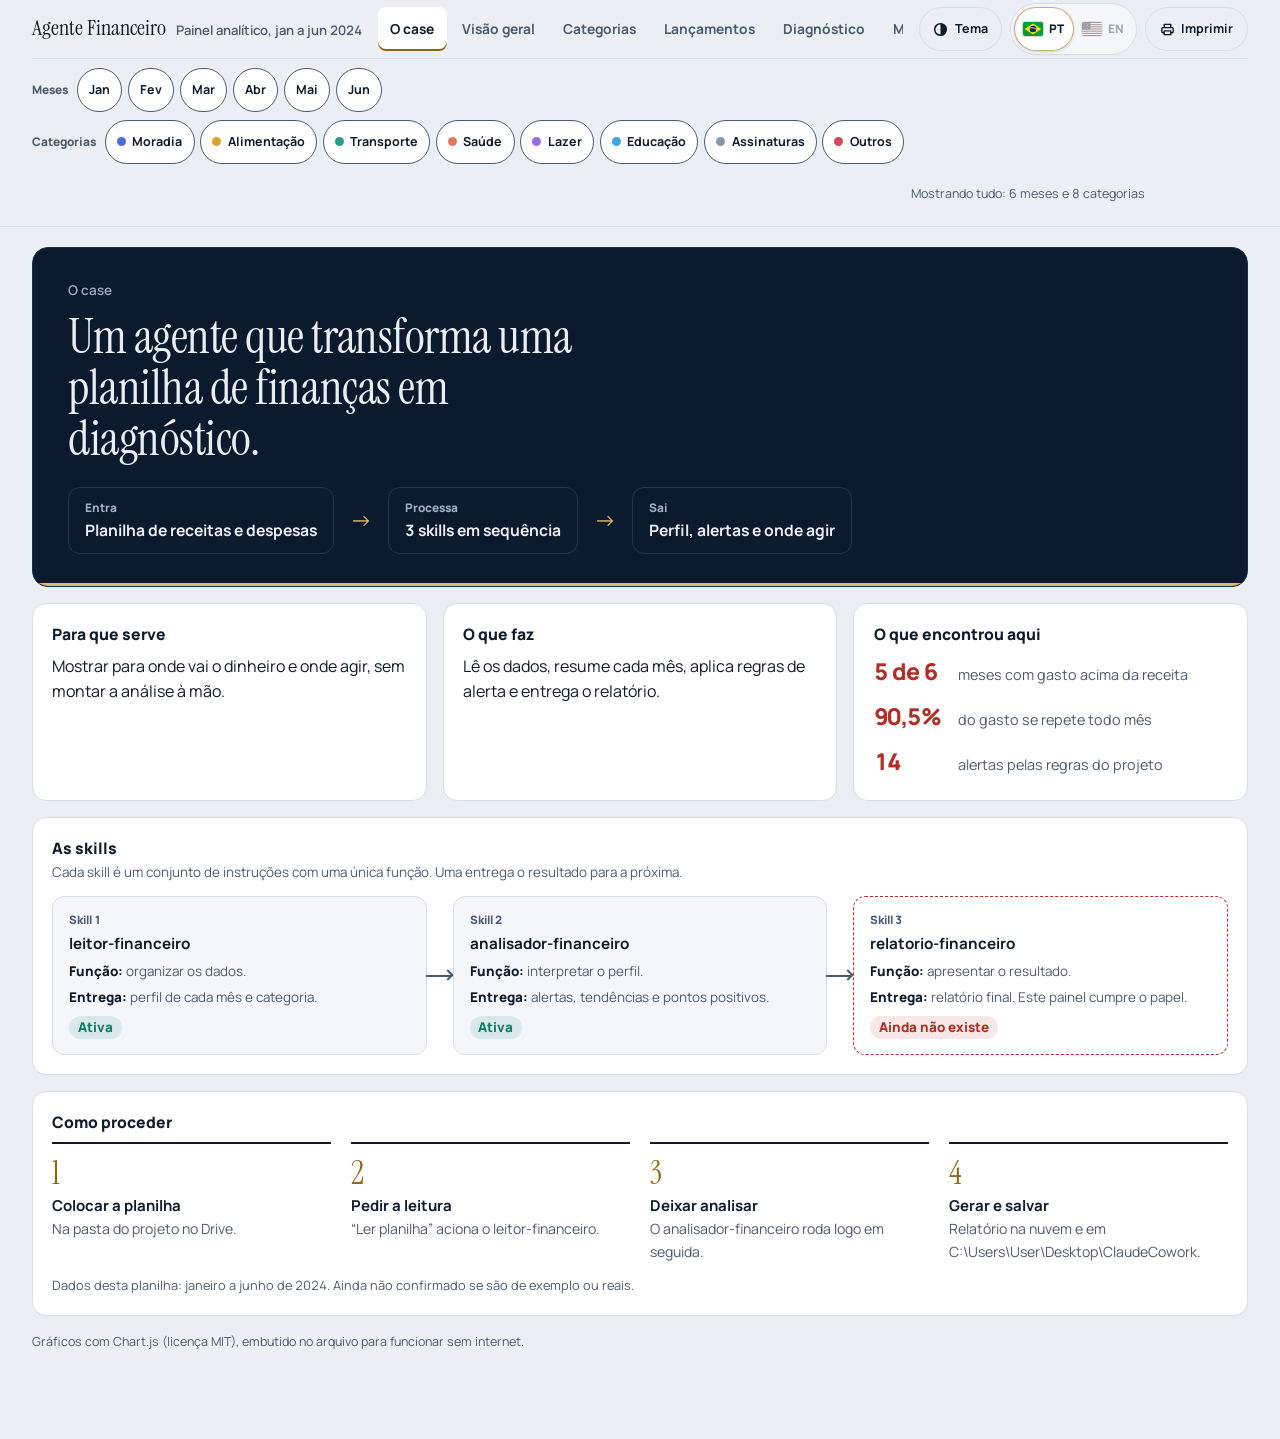
<file: projetos/agente-financeiro/painel/index.html>
<!doctype html>
<html lang="pt-BR">
<head>
<meta charset="utf-8">
<meta name="viewport" content="width=device-width, initial-scale=1, viewport-fit=cover">
<title>Painel analítico — Agente Financeiro</title>
<link rel="icon" href="data:image/svg+xml,%3Csvg xmlns='http://www.w3.org/2000/svg' viewBox='0 0 100 100'%3E%3Ctext y='.9em' font-size='90'%3E📈%3C/text%3E%3C/svg%3E">
<link rel="preconnect" href="https://fonts.googleapis.com">
<link rel="preconnect" href="https://fonts.gstatic.com" crossorigin>
<link href="https://fonts.googleapis.com/css2?family=Instrument+Serif&family=Manrope:wght@400;500;600;700;800&display=swap" rel="stylesheet">
<script>try{var t=localStorage.getItem('rf-theme');if(t==='light'||t==='dark'){document.documentElement.setAttribute('data-theme',t);}}catch(e){}</script>
<style>
:root{
  box-sizing:border-box; padding-top:env(safe-area-inset-top,0px); padding-bottom:env(safe-area-inset-bottom,0px);
  color-scheme:light;
  --bg:#EBEEF3; --surface:#FFFFFF; --surface-2:#F4F6F9; --ink:#0D1B2A; --ink-2:#4A5A6E; --line:#D7DDE5;
  --brass:#8F6616; --pos:#0B7A66; --neg:#B02E27;
  --pos-soft:rgba(11,122,102,.11); --neg-soft:rgba(176,46,39,.11); --heat:143,102,22;
  --bar-bg:rgba(235,238,243,.88); --shadow:rgba(13,27,42,.35);
  --serif:"Instrument Serif","Iowan Old Style","Palatino Linotype",Georgia,serif;
  --sans:"Manrope",system-ui,-apple-system,"Segoe UI",Roboto,sans-serif;
}
@media (prefers-color-scheme:dark){:root:not([data-theme="light"]){
  color-scheme:dark; --bg:#08121E; --surface:#0F1E31; --surface-2:#14273E; --ink:#E9EEF5; --ink-2:#9FB0C4; --line:#22374F;
  --brass:#E0B965; --pos:#47CDB3; --neg:#FF7A6B; --pos-soft:rgba(71,205,179,.15); --neg-soft:rgba(255,122,107,.15);
  --heat:224,185,101; --bar-bg:rgba(8,18,30,.88); --shadow:rgba(0,0,0,.7);}}
:root[data-theme="dark"]{
  color-scheme:dark; --bg:#08121E; --surface:#0F1E31; --surface-2:#14273E; --ink:#E9EEF5; --ink-2:#9FB0C4; --line:#22374F;
  --brass:#E0B965; --pos:#47CDB3; --neg:#FF7A6B; --pos-soft:rgba(71,205,179,.15); --neg-soft:rgba(255,122,107,.15);
  --heat:224,185,101; --bar-bg:rgba(8,18,30,.88); --shadow:rgba(0,0,0,.7);}
*,*::before,*::after{box-sizing:inherit}
html{scroll-padding-top:calc(env(safe-area-inset-top,0px) + var(--header-height,150px) + 12px)}
body{margin:0; background:var(--bg); color:var(--ink); font:15px/1.55 var(--sans); font-variant-numeric:tabular-nums; -webkit-font-smoothing:antialiased}
body::before{content:""; position:fixed; inset:0 0 auto; height:env(safe-area-inset-top,0px); z-index:40; background:var(--bar-bg); -webkit-backdrop-filter:blur(14px); backdrop-filter:blur(14px)}
:focus-visible{outline:2px solid var(--brass); outline-offset:2px; border-radius:4px}
button{font:inherit; color:inherit}
h1,h2,h3{margin:0; font-weight:400; letter-spacing:-.01em}
.wrap{max-width:1280px; margin-inline:auto; padding-left:max(clamp(.9rem,3vw,2rem),env(safe-area-inset-left,0px)); padding-right:max(clamp(.9rem,3vw,2rem),env(safe-area-inset-right,0px))}

/* topo fixo: marca, abas, filtros */
.top{position:sticky; top:env(safe-area-inset-top,0px); z-index:30; background:var(--bar-bg); border-bottom:1px solid var(--line); -webkit-backdrop-filter:blur(14px); backdrop-filter:blur(14px)}
.head{display:grid; grid-template-columns:auto minmax(0,1fr) auto; grid-template-areas:"brand tabs actions"; align-items:center; column-gap:1rem; min-height:58px}
.brand{grid-area:brand; display:flex; align-items:baseline; gap:.6rem; white-space:nowrap; min-width:0}
.brand b{font-family:var(--serif); font-weight:400; font-size:1.35rem}
.brand span{color:var(--ink-2); font-size:.82rem; font-weight:600}
.tabs{grid-area:tabs; display:flex; gap:.15rem; overflow-x:auto; scrollbar-width:none; justify-content:flex-start; min-width:0}
.actions{grid-area:actions; display:flex; align-items:center; gap:.5rem}
.tabs::-webkit-scrollbar{display:none}
.tabs a{color:var(--ink-2); text-decoration:none; font-weight:700; font-size:.86rem; padding:.5rem .8rem; border-radius:8px; white-space:nowrap}
.tabs a:hover{color:var(--ink); background:var(--surface-2)}
.tabs a[aria-current="page"]{color:var(--ink); background:var(--surface); box-shadow:inset 0 -2px 0 var(--brass)}
.icon-btn{display:inline-flex; align-items:center; gap:.4rem; border:1px solid var(--line); background:transparent; border-radius:999px; padding:.45rem .85rem; font-weight:700; font-size:.78rem; cursor:pointer; white-space:nowrap}
.ico{width:15px; height:15px; flex:none}
.ftoggle{display:none; align-items:center; gap:.55rem; width:100%; margin:.15rem 0 .6rem; padding:.55rem .8rem; border:1px solid var(--line); background:var(--surface); border-radius:10px; font-size:.84rem; font-weight:800; color:var(--ink); cursor:pointer; text-align:left}
.ftoggle .ft-s{margin-left:auto; color:var(--ink-2); font-weight:600; font-size:.78rem; white-space:nowrap; overflow:hidden; text-overflow:ellipsis}
.ftoggle .ft-dot{width:7px; height:7px; border-radius:50%; background:var(--brass); display:none; flex:none}
.ftoggle[data-active="1"] .ft-dot{display:block}
.ftoggle .chv{width:12px; height:12px; flex:none; transition:transform .2s ease}
.ftoggle[aria-expanded="true"] .chv{transform:rotate(180deg)}
.icon-btn:hover{border-color:var(--brass)}
.filters{display:flex; align-items:center; gap:.5rem 1.5rem; flex-wrap:wrap; padding:.55rem 0 .65rem; border-top:1px solid var(--line)}
.fgroup{display:flex; align-items:center; gap:.35rem; flex-wrap:wrap; min-width:0}
.fgroup::-webkit-scrollbar{display:none}
.flabel{font-size:.74rem; font-weight:800; color:var(--ink-2); margin-right:.2rem}
.chip{display:inline-flex; align-items:center; gap:.4rem; border:1px solid var(--line); background:var(--surface); border-radius:999px; padding:.28rem .7rem; font-size:.78rem; font-weight:700; cursor:pointer; color:var(--ink-2); transition:background .15s,color .15s,border-color .15s}
.chip[aria-pressed="true"]{color:var(--ink); border-color:var(--ink-2); background:var(--surface)}
.chip[aria-pressed="false"]{opacity:.55; background:transparent}
.chip i{width:9px; height:9px; border-radius:50%; display:inline-block}
.scope{margin-left:auto; font-size:.78rem; color:var(--ink-2); display:flex; align-items:center; gap:.6rem}
.reset{border:0; background:transparent; color:var(--brass); font-weight:800; font-size:.78rem; cursor:pointer; padding:.2rem .3rem}

/* painéis */
main{padding-block:1.25rem 3rem}
.panel{display:none}
.panel.on{display:block}
.grid{display:grid; grid-template-columns:repeat(12,minmax(0,1fr)); gap:1rem}
.card{grid-column:span 12; background:var(--surface); border:1px solid var(--line); border-radius:14px; padding:1.1rem 1.2rem 1.2rem; min-width:0}
.s4{grid-column:span 4} .s5{grid-column:span 5} .s6{grid-column:span 6} .s7{grid-column:span 7} .s8{grid-column:span 8}
.card h2{font-family:var(--sans); font-weight:800; font-size:.98rem; letter-spacing:0}
.card .sub{margin:.15rem 0 .8rem; color:var(--ink-2); font-size:.84rem}
.card .read{margin:.85rem 0 0; padding-top:.7rem; border-top:1px dashed var(--line); font-size:.86rem; color:var(--ink-2)}
.card .read b{color:var(--ink)}
.ch{position:relative; height:290px}
.ch.tall{height:360px}
.ch.short{height:230px}
.chead{display:flex; justify-content:space-between; align-items:flex-start; gap:1rem; flex-wrap:wrap}
.seg{display:inline-flex; border:1px solid var(--line); border-radius:8px; overflow:hidden}
.seg button{border:0; background:transparent; padding:.3rem .7rem; font-size:.78rem; font-weight:700; color:var(--ink-2); cursor:pointer}
.seg button[aria-pressed="true"]{background:var(--ink); color:var(--surface)}

/* destaque azul-noite */
.lead{grid-column:span 12; --ink:#E9EEF5; --ink-2:#9FB0C4; --line:#22374F; --pos:#47CDB3; --neg:#FF7A6B; --brass:#E0B965;
  background:#0B1A2C; color:var(--ink); border-radius:16px; padding:clamp(1.3rem,3vw,2rem) clamp(1.2rem,3vw,2.2rem); border:1px solid #1d3048; position:relative; overflow:hidden}
.lead::after{content:""; position:absolute; inset:auto 0 0 0; height:3px; background:var(--brass)}
.lead p.k{margin:0 0 .6rem; color:var(--ink-2); font-size:.84rem; font-weight:600}
.lead h1{font-family:var(--serif); font-size:clamp(1.9rem,4vw,3rem); line-height:1.07; max-width:24ch}
.lead p.l{margin:.8rem 0 0; color:var(--ink-2); max-width:70ch; font-size:.98rem}
.lead p.l b{color:var(--ink)}
.kpis{display:grid; grid-template-columns:repeat(6,minmax(0,1fr)); gap:0; margin-top:1.4rem; border-top:1px solid var(--line)}
.kpi{padding:.9rem .9rem .2rem 0; border-right:1px solid var(--line); margin-right:.9rem; min-width:0}
.kpi:last-child{border-right:0; margin-right:0}
.kpi dt{font-size:.76rem; font-weight:700; color:var(--ink-2)}
.kpi dd{margin:.15rem 0 0; font-family:var(--serif); font-size:clamp(1.35rem,2.3vw,1.9rem); line-height:1.1; white-space:nowrap}
.kpi small{display:block; font-size:.74rem; color:var(--ink-2); margin-top:.2rem}
.spk{position:relative; height:30px; margin-top:.35rem}
.neg{color:var(--neg)} .pos{color:var(--pos)}

/* achados */
ol.find{list-style:none; margin:0; padding:0; counter-reset:f; display:grid; gap:0}
ol.find li{counter-increment:f; display:grid; grid-template-columns:2.2rem 1fr; gap:.6rem; padding:.85rem 0; border-top:1px solid var(--line)}
ol.find li:first-child{border-top:0}
ol.find li::before{content:counter(f); font-family:var(--serif); font-size:1.7rem; line-height:1; color:var(--brass)}
ol.find b{display:block; font-size:.95rem}
ol.find span{color:var(--ink-2); font-size:.87rem}

/* heatmap */
.scroll-x{overflow-x:auto; -webkit-overflow-scrolling:touch}
table{width:100%; border-collapse:collapse; font-size:.85rem}
th{font-size:.74rem; font-weight:800; color:var(--ink-2); text-align:right; padding:.5rem .55rem; border-bottom:1px solid var(--ink-2); white-space:nowrap}
th:first-child,td:first-child{text-align:left}
td{padding:.55rem .55rem; text-align:right; border-bottom:1px solid var(--line); white-space:nowrap}
.hm td.v{font-weight:700; border-radius:0}
.dot{display:inline-block; width:9px; height:9px; border-radius:50%; margin-right:.45rem; vertical-align:0}
.legend{display:flex; flex-wrap:wrap; gap:.4rem 1.2rem; margin:.7rem 0 0; font-size:.78rem; color:var(--ink-2)}
.legend i{display:inline-block; width:22px; height:10px; border-radius:2px; margin-right:.4rem; vertical-align:-1px}

/* drilldown */
.catpick{display:flex; flex-wrap:wrap; gap:.35rem; margin-bottom:.9rem}
.stats{display:grid; grid-template-columns:repeat(4,minmax(0,1fr)); gap:.75rem; margin:0 0 .9rem}
.stats div{background:var(--surface-2); border-radius:10px; padding:.6rem .75rem}
.stats dt{font-size:.72rem; font-weight:800; color:var(--ink-2)}
.stats dd{margin:.1rem 0 0; font-weight:800; font-size:1.02rem}

/* tabela de lançamentos */
.tools{display:flex; gap:.6rem; align-items:center; flex-wrap:wrap; margin-bottom:.7rem}
.search{flex:1; min-width:200px; border:1px solid var(--line); background:var(--surface-2); color:var(--ink); border-radius:10px; padding:.55rem .8rem; font:inherit; font-size:.88rem}
.count{font-size:.8rem; color:var(--ink-2); font-weight:700}
.tbl{max-height:520px; overflow:auto; border:1px solid var(--line); border-radius:10px}
.tbl table{font-size:.86rem}
.tbl thead th{position:sticky; top:0; background:var(--surface); z-index:1; cursor:pointer; user-select:none}
.tbl thead th[aria-sort="ascending"]::after{content:" ▲"; font-size:.65rem}
.tbl thead th[aria-sort="descending"]::after{content:" ▼"; font-size:.65rem}
.tbl td:nth-child(2){text-align:left; font-weight:600}
.tbl td:nth-child(3),.tbl td:nth-child(4){text-align:left}
.tbl tfoot td{position:sticky; bottom:0; background:var(--surface); font-weight:800; border-top:2px solid var(--ink)}
.tag{display:inline-block; font-size:.7rem; font-weight:800; padding:.08rem .5rem; border-radius:999px}
.tag.c{background:rgba(var(--heat),.16); color:var(--brass)}
.tag.r{background:var(--surface-2); color:var(--ink-2)}
.tag.e{background:var(--neg-soft); color:var(--neg)}

/* diagnóstico */
.pipe{display:grid; grid-template-columns:repeat(3,minmax(0,1fr)); gap:1.6rem; margin:.4rem 0 0; padding:0; list-style:none}
.pipe li{position:relative; border:1px solid var(--line); border-radius:12px; padding:.9rem 1rem; background:var(--surface-2)}
.pipe li.miss{border-style:dashed; border-color:var(--neg); background:transparent}
.pipe li:not(:last-child)::after{content:""; position:absolute; top:50%; right:-1.6rem; width:1.6rem; height:2px; background:var(--ink-2)}
.pipe li:not(:last-child)::before{content:""; position:absolute; top:50%; right:-1.6rem; width:8px; height:8px; border-top:2px solid var(--ink-2); border-right:2px solid var(--ink-2); transform:translateY(-4px) rotate(45deg)}
.pipe small{display:block; font-size:.72rem; font-weight:800; color:var(--ink-2)}
.pipe b{display:block; font-size:.95rem; margin:.15rem 0 .25rem}
.pipe span{font-size:.84rem; color:var(--ink-2)}
.st{display:inline-block; margin-top:.5rem; font-size:.72rem; font-weight:800; padding:.08rem .55rem; border-radius:999px}
.st.ok{background:var(--pos-soft); color:var(--pos)} .st.no{background:var(--neg-soft); color:var(--neg)}
ul.al{list-style:none; margin:0; padding:0; display:grid; gap:.55rem}
ul.al li{display:grid; grid-template-columns:auto 1fr auto; gap:.75rem; align-items:center; padding:.6rem .75rem; border-radius:10px; background:var(--surface-2)}
ul.al .sev{width:8px; height:30px; border-radius:4px; background:var(--neg)}
ul.al .sev.w{background:var(--brass)}
ul.al b{display:block; font-size:.9rem}
ul.al span{font-size:.8rem; color:var(--ink-2)}
ul.al em{font-style:normal; font-weight:800; font-size:.9rem; white-space:nowrap}
ul.qa{list-style:none; margin:0; padding:0; display:grid; gap:.5rem}
ul.qa li{display:grid; grid-template-columns:1.6rem 1fr; gap:.5rem; font-size:.88rem}
ul.qa li::before{content:"✓"; font-weight:800; color:var(--pos); text-align:center}
ul.qa li.w::before{content:"!"; color:var(--brass)}
ul.qa small{display:block; color:var(--ink-2)}

/* o case */
.io{display:flex; flex-wrap:wrap; align-items:center; gap:.75rem 1rem; margin-top:1.4rem}
.io div{border:1px solid var(--line); border-radius:12px; padding:.7rem 1rem}
.io small{display:block; color:var(--ink-2); font-size:.74rem; font-weight:800}
.io b{font-size:.98rem}
.io .arrow{color:var(--brass); font-size:1.4rem; line-height:1}
.card p.txt{margin:.5rem 0 0; font-size:1rem}
ul.big{list-style:none; margin:.6rem 0 0; padding:0; display:grid; gap:.55rem}
ul.big li{display:flex; align-items:baseline; gap:.7rem}
ul.big b{font-family:var(--sans); font-weight:800; font-size:1.45rem; letter-spacing:-.02em; line-height:1; color:var(--neg); min-width:4.6rem; display:inline-block}
ul.big span{color:var(--ink-2); font-size:.9rem}
.pipe .f{display:block; margin-top:.35rem}
.pipe .f em{font-style:normal; font-weight:800; color:var(--ink)}
ol.steps4{list-style:none; margin:.5rem 0 0; padding:0; counter-reset:s; display:grid; grid-template-columns:repeat(4,minmax(0,1fr)); gap:1.25rem}
ol.steps4 li{counter-increment:s; border-top:2px solid var(--ink); padding-top:.8rem}
ol.steps4 li::before{content:counter(s); display:block; font-family:var(--serif); font-size:2rem; line-height:1; color:var(--brass); margin-bottom:.3rem}
ol.steps4 b{display:block}
ol.steps4 span{color:var(--ink-2); font-size:.88rem; overflow-wrap:anywhere}
@media (max-width:900px){ol.steps4{grid-template-columns:repeat(2,minmax(0,1fr))}}
@media (max-width:520px){ol.steps4{grid-template-columns:1fr}}

/* método */
.defs{display:grid; grid-template-columns:repeat(2,minmax(0,1fr)); gap:0 2rem}
.defs div{padding:.8rem 0; border-top:1px solid var(--line)}
.defs b{display:block}
.defs span{color:var(--ink-2); font-size:.88rem}
.note{font-size:.8rem; color:var(--ink-2); margin:.8rem 0 0}
footer{color:var(--ink-2); font-size:.78rem; padding:1rem 0 2.5rem}

/* seletor de idioma: chave de duas posições */
.lang-toggle{position:relative; display:grid; grid-template-columns:1fr 1fr; gap:0; padding:3px; border:1px solid var(--line); border-radius:999px; background:var(--surface-2); flex:none}
.lang-toggle::before{content:""; position:absolute; top:3px; bottom:3px; left:3px; width:calc(50% - 3px); border-radius:999px; background:var(--surface); box-shadow:0 1px 3px rgba(0,0,0,.14), inset 0 0 0 1px rgba(var(--heat),.55); transition:transform .32s cubic-bezier(.2,.7,.2,1)}
.lang-toggle[data-active="en-US"]::before{transform:translateX(100%)}
.lt{position:relative; z-index:1; display:inline-flex; align-items:center; justify-content:center; gap:.35rem; border:0; background:transparent; border-radius:999px; padding:.3rem .62rem .3rem .5rem; cursor:pointer; font-size:.74rem; font-weight:800; color:var(--ink-2); opacity:.5; transition:opacity .2s ease, color .2s ease}
.lt .flag{transition:filter .2s ease}
.lt[aria-checked="false"] .flag{filter:grayscale(.7)}
.lt[aria-checked="true"]{opacity:1; color:var(--ink)}
.lt:focus-visible{outline:2px solid var(--brass); outline-offset:1px}
.flag{display:block; width:20px; height:14px; border-radius:2px; box-shadow:0 0 0 1px rgba(0,0,0,.16); flex:none; overflow:hidden}
@media (hover:hover) and (pointer:fine){.lt[aria-checked="false"]:hover{opacity:.85}.lt[aria-checked="false"]:hover .flag{filter:none}}
@media (max-width:700px){.lt .lcode{display:none}.lt{padding:.32rem .45rem}}
@media (prefers-reduced-motion:reduce){.lang-toggle::before,.lt,.lt .flag{transition:none}}
@media print{.lang-toggle{display:none}}

/* efeitos de hover */
.card{position:relative; transition:border-color .25s ease, box-shadow .3s ease, transform .3s cubic-bezier(.2,.7,.2,1)}
.card::before{content:""; position:absolute; top:-1px; left:16px; right:16px; height:2px; border-radius:2px; background:linear-gradient(90deg,var(--brass),rgba(var(--heat),0)); transform:scaleX(0); transform-origin:left; transition:transform .45s cubic-bezier(.2,.7,.2,1); pointer-events:none}
#p-o-case .card::after{content:""; position:absolute; inset:0; border-radius:inherit; pointer-events:none; background:radial-gradient(380px circle at var(--mx,50%) var(--my,0%), rgba(var(--heat),.11), transparent 45%); opacity:0; transition:opacity .35s ease}
.io div,.pipe li,ul.big li,ol.steps4 li,ol.find li,ul.al li,.kpi,.chip,.tabs a,.defs div,.stats div,.st{transition:transform .25s cubic-bezier(.2,.7,.2,1), background-color .25s ease, border-color .25s ease, box-shadow .3s ease, color .2s ease}
.io .arrow,ol.steps4 li::before,ul.big b,ul.al .sev{display:inline-block; transition:transform .3s cubic-bezier(.2,.7,.2,1), color .2s ease}
ol.steps4 li::before{display:block; transform-origin:left bottom}
ol.steps4 li{position:relative}
ol.steps4 li::after{content:""; position:absolute; top:-2px; left:0; width:100%; height:2px; background:var(--brass); transform:scaleX(0); transform-origin:left; transition:transform .45s cubic-bezier(.2,.7,.2,1)}
.tabs a{position:relative}
.tabs a::after{content:""; position:absolute; left:.8rem; right:.8rem; bottom:4px; height:2px; border-radius:2px; background:var(--brass); transform:scaleX(0); transition:transform .3s cubic-bezier(.2,.7,.2,1)}
ul.big li{margin:0 -.5rem; padding:.3rem .5rem; border-radius:8px}
ol.find li{border-radius:8px; padding-left:.4rem; padding-right:.4rem}
.kpi{border-radius:8px}
@media (hover:hover) and (pointer:fine){
  .card:hover{border-color:rgba(var(--heat),.55); box-shadow:0 18px 40px -22px var(--shadow)}
  .card:hover::before{transform:scaleX(1)}
  #p-o-case .card:hover{transform:translateY(-4px)}
  #p-o-case .card:hover::after{opacity:1}
  .io div:hover{transform:translateY(-3px); border-color:var(--brass); background-color:rgba(224,185,101,.09)}
  .io:hover .arrow{transform:translateX(4px)}
  .pipe li:hover{transform:translateY(-5px); border-color:var(--brass); box-shadow:0 18px 36px -20px var(--shadow); background-image:radial-gradient(320px circle at var(--mx,50%) var(--my,0%), rgba(var(--heat),.13), transparent 55%)}
  .pipe li:hover::after{background:var(--brass)}
  .pipe li:hover::before{border-color:var(--brass)}
  .pipe li.miss:hover{border-color:var(--neg); background-color:var(--neg-soft); background-image:none; box-shadow:0 18px 36px -22px var(--neg)}
  .pipe li:hover .st{transform:scale(1.07)}
  ul.big li:hover{background-color:var(--surface-2)}
  ul.big li:hover b{transform:translateX(3px) scale(1.06)}
  ol.steps4 li:hover{transform:translateY(-3px)}
  ol.steps4 li:hover::after{transform:scaleX(1)}
  ol.steps4 li:hover::before{transform:scale(1.15)}
  ol.find li:hover{background-color:var(--surface-2); box-shadow:inset 3px 0 0 var(--brass)}
  ul.al li:hover{transform:translateX(4px); box-shadow:0 10px 24px -18px var(--shadow)}
  ul.al li:hover .sev{transform:scaleY(1.25)}
  .kpi:hover{background-color:rgba(255,255,255,.04); transform:translateY(-2px)}
  .chip:hover{transform:translateY(-1px); border-color:var(--brass)}
  .tabs a:hover::after{transform:scaleX(1)}
  .tabs a[aria-current="page"]::after{display:none}
  .tbl tbody tr:hover td{background-color:var(--surface-2)}
  .hm tbody tr:hover td:not(.v){background-color:var(--surface-2)}
  .defs div:hover{border-top-color:var(--brass)}
  .stats div:hover{transform:translateY(-2px); box-shadow:0 10px 22px -16px var(--shadow)}
  .icon-btn:hover{background:var(--surface)}
}
@media (prefers-reduced-motion:reduce){
  .card,.card::before,.card::after,.io div,.io .arrow,.pipe li,ul.big li,ul.big b,ol.steps4 li,ol.steps4 li::before,ol.steps4 li::after,ol.find li,ul.al li,ul.al .sev,.kpi,.chip,.tabs a,.tabs a::after,.stats div,.st{transition:none !important}
  .card:hover,.io div:hover,.io:hover .arrow,.pipe li:hover,.pipe li:hover .st,ul.big li:hover b,ol.steps4 li:hover,ol.steps4 li:hover::before,ul.al li:hover,ul.al li:hover .sev,.kpi:hover,.chip:hover,.stats div:hover{transform:none !important}
}

@media (max-width:1240px){.brand span{display:none}}
@media (max-width:1180px){
  .head{grid-template-columns:minmax(0,1fr) auto; grid-template-areas:"brand actions" "tabs tabs"; padding-top:.45rem}
  .brand span{display:inline}
  .tabs{justify-content:flex-start; margin-inline:calc(-1 * clamp(.9rem,3vw,2rem)); padding:.35rem clamp(.9rem,3vw,2rem) .45rem;
    -webkit-mask-image:linear-gradient(90deg,transparent 0,#000 18px,#000 calc(100% - 18px),transparent); mask-image:linear-gradient(90deg,transparent 0,#000 18px,#000 calc(100% - 18px),transparent)}
  .filters{flex-direction:column; align-items:stretch; gap:.45rem}
  .fgroup{flex-wrap:nowrap; overflow-x:auto; scrollbar-width:none; padding-bottom:2px}
  .fgroup .chip{flex:none}
  .flabel{min-width:5.6rem; flex:none}
  .scope{margin-left:0}
}
@media (max-width:1080px){
  .s4,.s5,.s6,.s7,.s8{grid-column:span 12}
  .kpis{grid-template-columns:repeat(3,minmax(0,1fr))}
  .kpi:nth-child(3){border-right:0; margin-right:0}
}
@media (max-width:700px){
  .ftoggle{display:flex}
  .filters{display:none; border-top:0; padding-top:0}
  .top[data-fopen="1"] .filters{display:flex}
  .flabel{min-width:0; margin-right:.35rem}
  .kpis{grid-template-columns:repeat(2,minmax(0,1fr))}
  .kpi{border-right:0; margin-right:0}
  .stats{grid-template-columns:repeat(2,minmax(0,1fr))}
  .pipe{grid-template-columns:1fr}
  .pipe li:not(:last-child)::after{top:auto; bottom:-1.6rem; left:50%; right:auto; width:2px; height:1.6rem}
  .pipe li:not(:last-child)::before{top:auto; bottom:-1.65rem; left:50%; right:auto; transform:translateX(-4px) rotate(135deg)}
  .defs{grid-template-columns:1fr}
  .ch{height:260px} .ch.tall{height:320px}
}
@media (max-width:600px){
  .brand span{display:none}
  .btxt{position:absolute; width:1px; height:1px; overflow:hidden; clip:rect(0 0 0 0); white-space:nowrap}
  .icon-btn{padding:.45rem .55rem}
  .actions{gap:.35rem}
}
@media (max-width:380px){.brand b{font-size:1.12rem}}
/* Adaptação por largura disponível, sem esconder conteúdo que ultrapassa a tela. */
.grid > *, .chead > *, .tools > *, .io > *, .pipe > *, .stats > *{min-width:0}
.card, .lead, footer{overflow-wrap:anywhere}
.ch{min-width:0; width:100%}
.ch canvas{max-width:100%}
.kpi dd{white-space:normal; overflow-wrap:anywhere}
.stats dd{overflow-wrap:anywhere}
.ftoggle .ft-s{min-width:0}
.scope{flex-wrap:wrap}
.search{min-width:0; max-width:100%; font-size:1rem}
.scroll-x,.tbl{max-width:100%; overscroll-behavior-x:contain}
.chart-scroll{overflow-x:auto; max-width:100%; overscroll-behavior-x:contain}
.chart-scroll .ch{min-width:var(--pareto-width,720px)}
.scroll-hint{font-size:.78rem; color:var(--ink-2); margin:.4rem 0 .7rem}
.tabs a,.icon-btn,.chip,.reset,.seg button,.lt{min-height:44px}
.tabs a{display:inline-flex; align-items:center; flex-shrink:0}
.icon-btn,.lt,.seg button{min-width:44px; justify-content:center}
.ftoggle{min-height:44px}
@media screen and (min-width:701px) and (max-width:1080px){
  #p-o-case .card.s4{grid-column:span 6}
  #p-o-case .card.s4:nth-of-type(4){grid-column:span 12}
}
@media screen and (max-width:1180px){
  .ftoggle{display:flex}
  .filters{display:none; border-top:0; padding-top:0}
  .top[data-fopen="1"] .filters{display:flex}
  .top{max-height:70vh; max-height:70dvh; overflow-y:auto}
}
@media screen and (max-width:700px){
  .grid{gap:.8rem}
  .card{padding:1rem}
  .lead{padding:1.2rem 1rem}
  .kpi{padding-right:.5rem}
  .io{display:grid; grid-template-columns:minmax(0,1fr); gap:.6rem}
  .io .arrow{justify-self:center; transform:rotate(90deg)}
  .io div{width:100%}
  ul.al li{grid-template-columns:auto minmax(0,1fr); gap:.5rem .65rem}
  ul.al em{grid-column:2; white-space:normal}
  .tools .search{flex-basis:100%}
  .tbl{max-height:60vh; max-height:60dvh}
  .ch.tall{height:360px}
  .fgroup{scroll-padding-inline:.5rem}
}
@media screen and (max-width:480px){
  .head{grid-template-columns:minmax(0,1fr); grid-template-areas:"brand" "actions" "tabs"; gap:.35rem; padding-top:.6rem}
  .brand b{font-size:1.3rem}
  .actions{justify-content:space-between; width:100%}
  .tabs{padding-block:.15rem .35rem}
  .tabs a{padding-inline:.7rem}
  .kpi dd{font-size:1.4rem}
  .stats{gap:.5rem}
  .stats div{padding:.6rem}
}
/* Em paisagem, o cabeçalho acompanha a rolagem para liberar espaço. */
@media screen and (max-height:500px){.top{position:relative; top:0; max-height:none; overflow:visible}}
@media print{.chart-scroll{overflow:visible}.chart-scroll .ch{min-width:0}.scroll-hint{display:none}}
@media print{
  body::before,.top{position:static}
  .filters,.tabs,.icon-btn,.ftoggle{display:none}
  :root,:root[data-theme="dark"]{--bg:#fff; --surface:#fff; --surface-2:#f4f6f8; --ink:#0D1B2A; --ink-2:#4A5A6E; --line:#cfd6de; --brass:#8F6616; --pos:#0B7A66; --neg:#B02E27; --heat:143,102,22}
  .lead,.tag,.hm td{-webkit-print-color-adjust:exact; print-color-adjust:exact}
  .card{break-inside:avoid}
  .tbl{max-height:none}
}
@media (prefers-reduced-motion:reduce){.chip{transition:none}}
</style>
</head>
<body>
<div class="top" id="top">
  <div class="wrap">
    <div class="head">
      <div class="brand"><b>Agente Financeiro</b><span>Painel analítico, jan a jun 2024</span></div>
      <nav class="tabs" aria-label="Seções do painel">
        <a href="#o-case">O case</a>
        <a href="#visao-geral">Visão geral</a>
        <a href="#categorias">Categorias</a>
        <a href="#lancamentos">Lançamentos</a>
        <a href="#diagnostico">Diagnóstico</a>
        <a href="#metodo">Método</a>
      </nav>
      <div class="actions">
        <button class="icon-btn" id="themeBtn" type="button" aria-label="Alternar tema claro e escuro"><svg class="ico" viewBox="0 0 16 16" aria-hidden="true"><circle cx="8" cy="8" r="6.2" fill="none" stroke="currentColor" stroke-width="1.6"/><path d="M8 1.8a6.2 6.2 0 0 1 0 12.4z" fill="currentColor"/></svg><span class="btxt">Tema</span></button>
        <div class="lang-toggle" id="langToggle" role="radiogroup" aria-label="Idioma"></div>
        <button class="icon-btn" id="printBtn" type="button" aria-label="Imprimir"><svg class="ico" viewBox="0 0 16 16" aria-hidden="true"><path d="M4.5 6V2.5h7V6M4.5 11.5H3a1 1 0 0 1-1-1V7a1 1 0 0 1 1-1h10a1 1 0 0 1 1 1v3.5a1 1 0 0 1-1 1h-1.5M4.5 9.5h7v4h-7z" fill="none" stroke="currentColor" stroke-width="1.5" stroke-linejoin="round"/></svg><span class="btxt">Imprimir</span></button>
      </div>
    </div>
    <button class="ftoggle" id="fToggle" type="button" aria-expanded="false" aria-controls="filters"><svg class="ico" viewBox="0 0 16 16" aria-hidden="true"><path d="M2 3h12l-4.5 5.5V13l-3-1.5V8.5z" fill="none" stroke="currentColor" stroke-width="1.5" stroke-linejoin="round"/></svg><span>Filtros</span><span class="ft-dot" aria-hidden="true"></span><span class="ft-s" id="fSummary"></span><svg class="chv" viewBox="0 0 10 10" aria-hidden="true"><path d="M2 3.5 5 6.5 8 3.5" fill="none" stroke="currentColor" stroke-width="1.6" stroke-linecap="round" stroke-linejoin="round"/></svg></button>
    <div class="filters" id="filters" role="group" aria-label="Filtros">
      <div class="fgroup" id="fMonths"><span class="flabel">Meses</span></div>
      <div class="fgroup" id="fCats"><span class="flabel">Categorias</span></div>
      <div class="scope"><span id="scopeTxt"></span><button class="reset" id="resetBtn" type="button">Limpar filtros</button></div>
    </div>
  </div>
</div>

<main class="wrap">
  <!-- O CASE -->
  <section class="panel" id="p-o-case" aria-label="O case">
    <div class="grid">
      <div class="lead">
        <p class="k">O case</p>
        <h1>Um agente que transforma uma planilha de finanças em diagnóstico.</h1>
        <div class="io">
          <div><small>Entra</small><b>Planilha de receitas e despesas</b></div>
          <span class="arrow" aria-hidden="true">→</span>
          <div><small>Processa</small><b>3 skills em sequência</b></div>
          <span class="arrow" aria-hidden="true">→</span>
          <div><small>Sai</small><b>Perfil, alertas e onde agir</b></div>
        </div>
      </div>
      <div class="card s4"><h2>Para que serve</h2><p class="txt">Mostrar para onde vai o dinheiro e onde agir, sem montar a análise à mão.</p></div>
      <div class="card s4"><h2>O que faz</h2><p class="txt">Lê os dados, resume cada mês, aplica regras de alerta e entrega o relatório.</p></div>
      <div class="card s4"><h2>O que encontrou aqui</h2>
        <ul class="big"><li><b>5 de 6</b><span>meses com gasto acima da receita</span></li><li><b>90,5%</b><span>do gasto se repete todo mês</span></li><li><b>14</b><span>alertas pelas regras do projeto</span></li></ul></div>
      <div class="card">
        <h2>As skills</h2><p class="sub">Cada skill é um conjunto de instruções com uma única função. Uma entrega o resultado para a próxima.</p>
        <ol class="pipe">
          <li><small>Skill 1</small><b>leitor-financeiro</b><span class="f"><em>Função:</em> organizar os dados.</span><span class="f"><em>Entrega:</em> perfil de cada mês e categoria.</span><span class="st ok">Ativa</span></li>
          <li><small>Skill 2</small><b>analisador-financeiro</b><span class="f"><em>Função:</em> interpretar o perfil.</span><span class="f"><em>Entrega:</em> alertas, tendências e pontos positivos.</span><span class="st ok">Ativa</span></li>
          <li class="miss"><small>Skill 3</small><b>relatorio-financeiro</b><span class="f"><em>Função:</em> apresentar o resultado.</span><span class="f"><em>Entrega:</em> relatório final. Este painel cumpre o papel.</span><span class="st no">Ainda não existe</span></li>
        </ol>
      </div>
      <div class="card">
        <h2>Como proceder</h2>
        <ol class="steps4">
          <li><b>Colocar a planilha</b><span>Na pasta do projeto no Drive.</span></li>
          <li><b>Pedir a leitura</b><span>“Ler planilha” aciona o leitor-financeiro.</span></li>
          <li><b>Deixar analisar</b><span>O analisador-financeiro roda logo em seguida.</span></li>
          <li><b>Gerar e salvar</b><span>Relatório na nuvem e em C:\Users\User\Desktop\ClaudeCowork.</span></li>
        </ol>
        <p class="note">Dados desta planilha: janeiro a junho de 2024. Ainda não confirmado se são de exemplo ou reais.</p>
      </div>
    </div>
  </section>

  <!-- VISÃO GERAL -->
  <section class="panel" id="p-visao-geral" aria-label="Visão geral">
    <div class="grid">
      <div class="lead">
        <p class="k">Conclusão principal da análise</p>
        <h1 id="leadH"></h1>
        <p class="l" id="leadP"></p>
        <dl class="kpis" id="kpis"></dl>
      </div>
      <div class="card s8">
        <div class="chead"><div><h2>Receita, despesas e saldo por mês</h2><p class="sub">Clique num mês para isolá-lo no painel inteiro.</p></div></div>
        <div class="ch"><canvas id="cFlow" role="img" aria-label="Gráfico de receita, despesas e saldo por mês"></canvas></div>
        <p class="read" id="rFlow"></p>
      </div>
      <div class="card s4">
        <h2>Taxa de poupança contra a meta</h2><p class="sub">Linha tracejada: meta de 20% do projeto.</p>
        <div class="ch"><canvas id="cSav" role="img" aria-label="Taxa de poupança mensal comparada à meta de 20%"></canvas></div>
        <p class="read" id="rSav"></p>
      </div>
      <div class="card s5">
        <h2>Para onde vai o dinheiro</h2><p class="sub">Clique numa categoria para filtrar por ela.</p>
        <div class="ch tall"><canvas id="cCat" role="img" aria-label="Despesa total por categoria"></canvas></div>
      </div>
      <div class="card s7">
        <h2>O que os dados dizem</h2><p class="sub">Achados do analista sobre o período completo, do mais ao menos importante.</p>
        <ol class="find" id="finds"></ol>
      </div>
    </div>
  </section>

  <!-- CATEGORIAS -->
  <section class="panel" id="p-categorias" aria-label="Categorias">
    <div class="grid">
      <div class="card s7">
        <div class="chead"><div><h2>Composição das despesas mês a mês</h2><p class="sub">Cada cor é uma categoria.</p></div>
          <div class="seg" role="group" aria-label="Unidade"><button type="button" data-mode="abs" aria-pressed="true">R$</button><button type="button" data-mode="pct" aria-pressed="false">%</button></div></div>
        <div class="ch tall"><canvas id="cStack" role="img" aria-label="Despesas mensais empilhadas por categoria"></canvas></div>
      </div>
      <div class="card s5">
        <h2>Desvio de cada mês contra a média</h2><p class="sub">Quanto cada categoria gastou acima ou abaixo da própria média do período.</p>
        <div class="scroll-x" tabindex="0" role="region" aria-label="Desvio de cada mês contra a média"><table class="hm" id="heat"></table></div>
        <div class="legend"><span><i style="background:var(--neg)"></i>acima da média</span><span><i style="background:var(--pos)"></i>abaixo da média</span><span>cor mais forte, desvio maior</span></div>
      </div>
      <div class="card">
        <h2>Raio-X da categoria</h2><p class="sub">Escolha uma categoria para ver a evolução e os itens que a compõem.</p>
        <div class="catpick" id="catPick"></div>
        <dl class="stats" id="catStats"></dl>
        <div class="grid">
          <div class="s7"><div class="ch short"><canvas id="cCatLine" role="img" aria-label="Evolução mensal da categoria escolhida"></canvas></div></div>
          <div class="s5"><div class="ch short"><canvas id="cCatItems" role="img" aria-label="Itens que compõem a categoria escolhida"></canvas></div></div>
        </div>
        <p class="read" id="rCat"></p>
      </div>
    </div>
  </section>

  <!-- LANÇAMENTOS -->
  <section class="panel" id="p-lancamentos" aria-label="Lançamentos">
    <div class="grid">
      <div class="card s8">
        <h2>Pareto dos gastos</h2><p class="sub">Itens do maior para o menor (barras) e o percentual acumulado (linha). A faixa tracejada marca 80%.</p>
        <div class="chart-scroll" tabindex="0" role="region" aria-label="Pareto dos gastos"><div class="ch tall"><canvas id="cPareto" role="img" aria-label="Gráfico de Pareto dos itens de despesa"></canvas></div></div>
        <p class="scroll-hint">Em telas pequenas, deslize o gráfico para os lados para ver todos os itens.</p>
        <p class="read" id="rPareto"></p>
      </div>
      <div class="card s4">
        <h2>Gasto fixo, recorrente ou eventual</h2><p class="sub">Classificação de cada item pela frequência ao longo dos 6 meses.</p>
        <div class="ch"><canvas id="cMix" role="img" aria-label="Divisão do gasto entre contratual, recorrente e eventual"></canvas></div>
        <p class="read" id="rMix"></p>
      </div>
      <div class="card s4">
        <h2>Quando o dinheiro sai</h2><p class="sub">Gasto por faixa de dias do mês.</p>
        <div class="ch short"><canvas id="cDays" role="img" aria-label="Despesa por faixa de dias do mês"></canvas></div>
        <p class="read" id="rDays"></p>
      </div>
      <div class="card s8">
        <h2>Todos os lançamentos</h2><p class="sub">Pesquise, ordene clicando no cabeçalho. Respeita os filtros do topo.</p>
        <div class="tools"><input class="search" id="q" type="search" placeholder="Buscar por descrição ou categoria" aria-label="Buscar lançamentos"><span class="count" id="tCount"></span></div>
        <div class="tbl" tabindex="0" role="region" aria-label="Todos os lançamentos"><table id="tbl"></table></div>
      </div>
    </div>
  </section>

  <!-- DIAGNÓSTICO -->
  <section class="panel" id="p-diagnostico" aria-label="Diagnóstico">
    <div class="grid">
      <div class="card">
        <h2>Como os agentes do projeto processam estes dados</h2><p class="sub">O fluxo de skills que lê a planilha, analisa e gera o relatório.</p>
        <ol class="pipe">
          <li><small>Agente 1</small><b>leitor-financeiro</b><span>Lê as abas de resumo e monta o perfil: mês a mês, categorias, destaques.</span><span class="st ok">Ativo</span></li>
          <li><small>Agente 2</small><b>analisador-financeiro</b><span>Aplica 3 regras de alerta, busca tendências e pontos positivos.</span><span class="st ok">Ativo</span></li>
          <li class="miss"><small>Agente 3</small><b>relatorio-financeiro</b><span>Montaria o relatório final. Este painel faz esse papel por enquanto.</span><span class="st no">Não existe na conta</span></li>
        </ol>
      </div>
      <div class="card s6">
        <h2>Alertas pelas regras do projeto</h2><p class="sub" id="alSub"></p>
        <ul class="al" id="alerts"></ul>
      </div>
      <div class="card s6">
        <h2>O déficit é de patamar, não de exceção</h2><p class="sub">Despesa média mensal em cada cenário, contra o salário recorrente.</p>
        <div class="ch"><canvas id="cStruct" role="img" aria-label="Comparação entre despesa média, despesa sem eventuais, salário e limite para poupar 20%"></canvas></div>
        <p class="read" id="rStruct"></p>
      </div>
      <div class="card s6">
        <h2>Onde o gasto é mais instável</h2><p class="sub">Variação mês a mês dos itens recorrentes (coeficiente de variação). Quanto maior, mais imprevisível.</p>
        <div class="ch"><canvas id="cCv" role="img" aria-label="Coeficiente de variação dos itens recorrentes"></canvas></div>
        <p class="read" id="rCv"></p>
      </div>
      <div class="card s6">
        <h2>Qualidade e limites dos dados</h2><p class="sub">Checagens feitas antes de qualquer conclusão.</p>
        <ul class="qa" id="qa"></ul>
      </div>
    </div>
  </section>

  <!-- MÉTODO -->
  <section class="panel" id="p-metodo" aria-label="Método">
    <div class="grid">
      <div class="card">
        <h2>Definições usadas no painel</h2><p class="sub">Para ler qualquer número daqui sem ambiguidade.</p>
        <div class="defs">
          <div><b>Saldo</b><span>Receita menos despesas do mês.</span></div>
          <div><b>Taxa de poupança</b><span>Saldo dividido pela receita do mês. A meta do projeto é 20%.</span></div>
          <div><b>Contratual</b><span>Item com valor combinado que se repete: aluguel, condomínio, internet, plano de saúde, academia, assinaturas e cursos.</span></div>
          <div><b>Recorrente</b><span>Item que aparece em 5 ou 6 dos 6 meses, com valor variável (supermercado, gasolina, contas de consumo).</span></div>
          <div><b>Eventual</b><span>Item que aparece em até 4 dos 6 meses (eletrônico, viagem, consultas, consertos).</span></div>
          <div><b>Coeficiente de variação</b><span>Desvio padrão dividido pela média. Mede o quanto um gasto oscila, em porcentagem da própria média.</span></div>
          <div><b>Alerta de categoria</b><span>Gasto 20% ou mais acima da média dos 3 meses anteriores. Só avaliável de abril em diante.</span></div>
          <div><b>Tendência</b><span>Três variações seguidas na mesma direção dentro de uma categoria.</span></div>
        </div>
        <p class="note">Fonte: planilha financas_pessoais_2024.xlsx (abas Lançamentos, Resumo Mensal e Gastos por Categoria). Os 203 lançamentos foram conferidos contra as abas de resumo: as 48 combinações de categoria e mês batem ao centavo. Ainda não está confirmado se os dados são de exemplo ou reais; as leituras descrevem a planilha e não são recomendação financeira.</p>
      </div>
    </div>
  </section>
  <footer>Gráficos com Chart.js (licença MIT), embutido no arquivo para funcionar sem internet.</footer>
</main>

<script>/*!
 * Chart.js v4.4.1
 * https://www.chartjs.org
 * (c) 2023 Chart.js Contributors
 * Released under the MIT License
 */
!function(t,e){"object"==typeof exports&&"undefined"!=typeof module?module.exports=e():"function"==typeof define&&define.amd?define(e):(t="undefined"!=typeof globalThis?globalThis:t||self).Chart=e()}(this,(function(){"use strict";var t=Object.freeze({__proto__:null,get Colors(){return Go},get Decimation(){return Qo},get Filler(){return ma},get Legend(){return ya},get SubTitle(){return ka},get Title(){return Ma},get Tooltip(){return Ba}});function e(){}const i=(()=>{let t=0;return()=>t++})();function s(t){return null==t}function n(t){if(Array.isArray&&Array.isArray(t))return!0;const e=Object.prototype.toString.call(t);return"[object"===e.slice(0,7)&&"Array]"===e.slice(-6)}function o(t){return null!==t&&"[object Object]"===Object.prototype.toString.call(t)}function a(t){return("number"==typeof t||t instanceof Number)&&isFinite(+t)}function r(t,e){return a(t)?t:e}function l(t,e){return void 0===t?e:t}const h=(t,e)=>"string"==typeof t&&t.endsWith("%")?parseFloat(t)/100:+t/e,c=(t,e)=>"string"==typeof t&&t.endsWith("%")?parseFloat(t)/100*e:+t;function d(t,e,i){if(t&&"function"==typeof t.call)return t.apply(i,e)}function u(t,e,i,s){let a,r,l;if(n(t))if(r=t.length,s)for(a=r-1;a>=0;a--)e.call(i,t[a],a);else for(a=0;a<r;a++)e.call(i,t[a],a);else if(o(t))for(l=Object.keys(t),r=l.length,a=0;a<r;a++)e.call(i,t[l[a]],l[a])}function f(t,e){let i,s,n,o;if(!t||!e||t.length!==e.length)return!1;for(i=0,s=t.length;i<s;++i)if(n=t[i],o=e[i],n.datasetIndex!==o.datasetIndex||n.index!==o.index)return!1;return!0}function g(t){if(n(t))return t.map(g);if(o(t)){const e=Object.create(null),i=Object.keys(t),s=i.length;let n=0;for(;n<s;++n)e[i[n]]=g(t[i[n]]);return e}return t}function p(t){return-1===["__proto__","prototype","constructor"].indexOf(t)}function m(t,e,i,s){if(!p(t))return;const n=e[t],a=i[t];o(n)&&o(a)?b(n,a,s):e[t]=g(a)}function b(t,e,i){const s=n(e)?e:[e],a=s.length;if(!o(t))return t;const r=(i=i||{}).merger||m;let l;for(let e=0;e<a;++e){if(l=s[e],!o(l))continue;const n=Object.keys(l);for(let e=0,s=n.length;e<s;++e)r(n[e],t,l,i)}return t}function x(t,e){return b(t,e,{merger:_})}function _(t,e,i){if(!p(t))return;const s=e[t],n=i[t];o(s)&&o(n)?x(s,n):Object.prototype.hasOwnProperty.call(e,t)||(e[t]=g(n))}const y={"":t=>t,x:t=>t.x,y:t=>t.y};function v(t){const e=t.split("."),i=[];let s="";for(const t of e)s+=t,s.endsWith("\\")?s=s.slice(0,-1)+".":(i.push(s),s="");return i}function M(t,e){const i=y[e]||(y[e]=function(t){const e=v(t);return t=>{for(const i of e){if(""===i)break;t=t&&t[i]}return t}}(e));return i(t)}function w(t){return t.charAt(0).toUpperCase()+t.slice(1)}const k=t=>void 0!==t,S=t=>"function"==typeof t,P=(t,e)=>{if(t.size!==e.size)return!1;for(const i of t)if(!e.has(i))return!1;return!0};function D(t){return"mouseup"===t.type||"click"===t.type||"contextmenu"===t.type}const C=Math.PI,O=2*C,A=O+C,T=Number.POSITIVE_INFINITY,L=C/180,E=C/2,R=C/4,I=2*C/3,z=Math.log10,F=Math.sign;function V(t,e,i){return Math.abs(t-e)<i}function B(t){const e=Math.round(t);t=V(t,e,t/1e3)?e:t;const i=Math.pow(10,Math.floor(z(t))),s=t/i;return(s<=1?1:s<=2?2:s<=5?5:10)*i}function W(t){const e=[],i=Math.sqrt(t);let s;for(s=1;s<i;s++)t%s==0&&(e.push(s),e.push(t/s));return i===(0|i)&&e.push(i),e.sort(((t,e)=>t-e)).pop(),e}function N(t){return!isNaN(parseFloat(t))&&isFinite(t)}function H(t,e){const i=Math.round(t);return i-e<=t&&i+e>=t}function j(t,e,i){let s,n,o;for(s=0,n=t.length;s<n;s++)o=t[s][i],isNaN(o)||(e.min=Math.min(e.min,o),e.max=Math.max(e.max,o))}function $(t){return t*(C/180)}function Y(t){return t*(180/C)}function U(t){if(!a(t))return;let e=1,i=0;for(;Math.round(t*e)/e!==t;)e*=10,i++;return i}function X(t,e){const i=e.x-t.x,s=e.y-t.y,n=Math.sqrt(i*i+s*s);let o=Math.atan2(s,i);return o<-.5*C&&(o+=O),{angle:o,distance:n}}function q(t,e){return Math.sqrt(Math.pow(e.x-t.x,2)+Math.pow(e.y-t.y,2))}function K(t,e){return(t-e+A)%O-C}function G(t){return(t%O+O)%O}function Z(t,e,i,s){const n=G(t),o=G(e),a=G(i),r=G(o-n),l=G(a-n),h=G(n-o),c=G(n-a);return n===o||n===a||s&&o===a||r>l&&h<c}function J(t,e,i){return Math.max(e,Math.min(i,t))}function Q(t){return J(t,-32768,32767)}function tt(t,e,i,s=1e-6){return t>=Math.min(e,i)-s&&t<=Math.max(e,i)+s}function et(t,e,i){i=i||(i=>t[i]<e);let s,n=t.length-1,o=0;for(;n-o>1;)s=o+n>>1,i(s)?o=s:n=s;return{lo:o,hi:n}}const it=(t,e,i,s)=>et(t,i,s?s=>{const n=t[s][e];return n<i||n===i&&t[s+1][e]===i}:s=>t[s][e]<i),st=(t,e,i)=>et(t,i,(s=>t[s][e]>=i));function nt(t,e,i){let s=0,n=t.length;for(;s<n&&t[s]<e;)s++;for(;n>s&&t[n-1]>i;)n--;return s>0||n<t.length?t.slice(s,n):t}const ot=["push","pop","shift","splice","unshift"];function at(t,e){t._chartjs?t._chartjs.listeners.push(e):(Object.defineProperty(t,"_chartjs",{configurable:!0,enumerable:!1,value:{listeners:[e]}}),ot.forEach((e=>{const i="_onData"+w(e),s=t[e];Object.defineProperty(t,e,{configurable:!0,enumerable:!1,value(...e){const n=s.apply(this,e);return t._chartjs.listeners.forEach((t=>{"function"==typeof t[i]&&t[i](...e)})),n}})})))}function rt(t,e){const i=t._chartjs;if(!i)return;const s=i.listeners,n=s.indexOf(e);-1!==n&&s.splice(n,1),s.length>0||(ot.forEach((e=>{delete t[e]})),delete t._chartjs)}function lt(t){const e=new Set(t);return e.size===t.length?t:Array.from(e)}const ht="undefined"==typeof window?function(t){return t()}:window.requestAnimationFrame;function ct(t,e){let i=[],s=!1;return function(...n){i=n,s||(s=!0,ht.call(window,(()=>{s=!1,t.apply(e,i)})))}}function dt(t,e){let i;return function(...s){return e?(clearTimeout(i),i=setTimeout(t,e,s)):t.apply(this,s),e}}const ut=t=>"start"===t?"left":"end"===t?"right":"center",ft=(t,e,i)=>"start"===t?e:"end"===t?i:(e+i)/2,gt=(t,e,i,s)=>t===(s?"left":"right")?i:"center"===t?(e+i)/2:e;function pt(t,e,i){const s=e.length;let n=0,o=s;if(t._sorted){const{iScale:a,_parsed:r}=t,l=a.axis,{min:h,max:c,minDefined:d,maxDefined:u}=a.getUserBounds();d&&(n=J(Math.min(it(r,l,h).lo,i?s:it(e,l,a.getPixelForValue(h)).lo),0,s-1)),o=u?J(Math.max(it(r,a.axis,c,!0).hi+1,i?0:it(e,l,a.getPixelForValue(c),!0).hi+1),n,s)-n:s-n}return{start:n,count:o}}function mt(t){const{xScale:e,yScale:i,_scaleRanges:s}=t,n={xmin:e.min,xmax:e.max,ymin:i.min,ymax:i.max};if(!s)return t._scaleRanges=n,!0;const o=s.xmin!==e.min||s.xmax!==e.max||s.ymin!==i.min||s.ymax!==i.max;return Object.assign(s,n),o}class bt{constructor(){this._request=null,this._charts=new Map,this._running=!1,this._lastDate=void 0}_notify(t,e,i,s){const n=e.listeners[s],o=e.duration;n.forEach((s=>s({chart:t,initial:e.initial,numSteps:o,currentStep:Math.min(i-e.start,o)})))}_refresh(){this._request||(this._running=!0,this._request=ht.call(window,(()=>{this._update(),this._request=null,this._running&&this._refresh()})))}_update(t=Date.now()){let e=0;this._charts.forEach(((i,s)=>{if(!i.running||!i.items.length)return;const n=i.items;let o,a=n.length-1,r=!1;for(;a>=0;--a)o=n[a],o._active?(o._total>i.duration&&(i.duration=o._total),o.tick(t),r=!0):(n[a]=n[n.length-1],n.pop());r&&(s.draw(),this._notify(s,i,t,"progress")),n.length||(i.running=!1,this._notify(s,i,t,"complete"),i.initial=!1),e+=n.length})),this._lastDate=t,0===e&&(this._running=!1)}_getAnims(t){const e=this._charts;let i=e.get(t);return i||(i={running:!1,initial:!0,items:[],listeners:{complete:[],progress:[]}},e.set(t,i)),i}listen(t,e,i){this._getAnims(t).listeners[e].push(i)}add(t,e){e&&e.length&&this._getAnims(t).items.push(...e)}has(t){return this._getAnims(t).items.length>0}start(t){const e=this._charts.get(t);e&&(e.running=!0,e.start=Date.now(),e.duration=e.items.reduce(((t,e)=>Math.max(t,e._duration)),0),this._refresh())}running(t){if(!this._running)return!1;const e=this._charts.get(t);return!!(e&&e.running&&e.items.length)}stop(t){const e=this._charts.get(t);if(!e||!e.items.length)return;const i=e.items;let s=i.length-1;for(;s>=0;--s)i[s].cancel();e.items=[],this._notify(t,e,Date.now(),"complete")}remove(t){return this._charts.delete(t)}}var xt=new bt;
/*!
 * @kurkle/color v0.3.2
 * https://github.com/kurkle/color#readme
 * (c) 2023 Jukka Kurkela
 * Released under the MIT License
 */function _t(t){return t+.5|0}const yt=(t,e,i)=>Math.max(Math.min(t,i),e);function vt(t){return yt(_t(2.55*t),0,255)}function Mt(t){return yt(_t(255*t),0,255)}function wt(t){return yt(_t(t/2.55)/100,0,1)}function kt(t){return yt(_t(100*t),0,100)}const St={0:0,1:1,2:2,3:3,4:4,5:5,6:6,7:7,8:8,9:9,A:10,B:11,C:12,D:13,E:14,F:15,a:10,b:11,c:12,d:13,e:14,f:15},Pt=[..."0123456789ABCDEF"],Dt=t=>Pt[15&t],Ct=t=>Pt[(240&t)>>4]+Pt[15&t],Ot=t=>(240&t)>>4==(15&t);function At(t){var e=(t=>Ot(t.r)&&Ot(t.g)&&Ot(t.b)&&Ot(t.a))(t)?Dt:Ct;return t?"#"+e(t.r)+e(t.g)+e(t.b)+((t,e)=>t<255?e(t):"")(t.a,e):void 0}const Tt=/^(hsla?|hwb|hsv)\(\s*([-+.e\d]+)(?:deg)?[\s,]+([-+.e\d]+)%[\s,]+([-+.e\d]+)%(?:[\s,]+([-+.e\d]+)(%)?)?\s*\)$/;function Lt(t,e,i){const s=e*Math.min(i,1-i),n=(e,n=(e+t/30)%12)=>i-s*Math.max(Math.min(n-3,9-n,1),-1);return[n(0),n(8),n(4)]}function Et(t,e,i){const s=(s,n=(s+t/60)%6)=>i-i*e*Math.max(Math.min(n,4-n,1),0);return[s(5),s(3),s(1)]}function Rt(t,e,i){const s=Lt(t,1,.5);let n;for(e+i>1&&(n=1/(e+i),e*=n,i*=n),n=0;n<3;n++)s[n]*=1-e-i,s[n]+=e;return s}function It(t){const e=t.r/255,i=t.g/255,s=t.b/255,n=Math.max(e,i,s),o=Math.min(e,i,s),a=(n+o)/2;let r,l,h;return n!==o&&(h=n-o,l=a>.5?h/(2-n-o):h/(n+o),r=function(t,e,i,s,n){return t===n?(e-i)/s+(e<i?6:0):e===n?(i-t)/s+2:(t-e)/s+4}(e,i,s,h,n),r=60*r+.5),[0|r,l||0,a]}function zt(t,e,i,s){return(Array.isArray(e)?t(e[0],e[1],e[2]):t(e,i,s)).map(Mt)}function Ft(t,e,i){return zt(Lt,t,e,i)}function Vt(t){return(t%360+360)%360}function Bt(t){const e=Tt.exec(t);let i,s=255;if(!e)return;e[5]!==i&&(s=e[6]?vt(+e[5]):Mt(+e[5]));const n=Vt(+e[2]),o=+e[3]/100,a=+e[4]/100;return i="hwb"===e[1]?function(t,e,i){return zt(Rt,t,e,i)}(n,o,a):"hsv"===e[1]?function(t,e,i){return zt(Et,t,e,i)}(n,o,a):Ft(n,o,a),{r:i[0],g:i[1],b:i[2],a:s}}const Wt={x:"dark",Z:"light",Y:"re",X:"blu",W:"gr",V:"medium",U:"slate",A:"ee",T:"ol",S:"or",B:"ra",C:"lateg",D:"ights",R:"in",Q:"turquois",E:"hi",P:"ro",O:"al",N:"le",M:"de",L:"yello",F:"en",K:"ch",G:"arks",H:"ea",I:"ightg",J:"wh"},Nt={OiceXe:"f0f8ff",antiquewEte:"faebd7",aqua:"ffff",aquamarRe:"7fffd4",azuY:"f0ffff",beige:"f5f5dc",bisque:"ffe4c4",black:"0",blanKedOmond:"ffebcd",Xe:"ff",XeviTet:"8a2be2",bPwn:"a52a2a",burlywood:"deb887",caMtXe:"5f9ea0",KartYuse:"7fff00",KocTate:"d2691e",cSO:"ff7f50",cSnflowerXe:"6495ed",cSnsilk:"fff8dc",crimson:"dc143c",cyan:"ffff",xXe:"8b",xcyan:"8b8b",xgTMnPd:"b8860b",xWay:"a9a9a9",xgYF:"6400",xgYy:"a9a9a9",xkhaki:"bdb76b",xmagFta:"8b008b",xTivegYF:"556b2f",xSange:"ff8c00",xScEd:"9932cc",xYd:"8b0000",xsOmon:"e9967a",xsHgYF:"8fbc8f",xUXe:"483d8b",xUWay:"2f4f4f",xUgYy:"2f4f4f",xQe:"ced1",xviTet:"9400d3",dAppRk:"ff1493",dApskyXe:"bfff",dimWay:"696969",dimgYy:"696969",dodgerXe:"1e90ff",fiYbrick:"b22222",flSOwEte:"fffaf0",foYstWAn:"228b22",fuKsia:"ff00ff",gaRsbSo:"dcdcdc",ghostwEte:"f8f8ff",gTd:"ffd700",gTMnPd:"daa520",Way:"808080",gYF:"8000",gYFLw:"adff2f",gYy:"808080",honeyMw:"f0fff0",hotpRk:"ff69b4",RdianYd:"cd5c5c",Rdigo:"4b0082",ivSy:"fffff0",khaki:"f0e68c",lavFMr:"e6e6fa",lavFMrXsh:"fff0f5",lawngYF:"7cfc00",NmoncEffon:"fffacd",ZXe:"add8e6",ZcSO:"f08080",Zcyan:"e0ffff",ZgTMnPdLw:"fafad2",ZWay:"d3d3d3",ZgYF:"90ee90",ZgYy:"d3d3d3",ZpRk:"ffb6c1",ZsOmon:"ffa07a",ZsHgYF:"20b2aa",ZskyXe:"87cefa",ZUWay:"778899",ZUgYy:"778899",ZstAlXe:"b0c4de",ZLw:"ffffe0",lime:"ff00",limegYF:"32cd32",lRF:"faf0e6",magFta:"ff00ff",maPon:"800000",VaquamarRe:"66cdaa",VXe:"cd",VScEd:"ba55d3",VpurpN:"9370db",VsHgYF:"3cb371",VUXe:"7b68ee",VsprRggYF:"fa9a",VQe:"48d1cc",VviTetYd:"c71585",midnightXe:"191970",mRtcYam:"f5fffa",mistyPse:"ffe4e1",moccasR:"ffe4b5",navajowEte:"ffdead",navy:"80",Tdlace:"fdf5e6",Tive:"808000",TivedBb:"6b8e23",Sange:"ffa500",SangeYd:"ff4500",ScEd:"da70d6",pOegTMnPd:"eee8aa",pOegYF:"98fb98",pOeQe:"afeeee",pOeviTetYd:"db7093",papayawEp:"ffefd5",pHKpuff:"ffdab9",peru:"cd853f",pRk:"ffc0cb",plum:"dda0dd",powMrXe:"b0e0e6",purpN:"800080",YbeccapurpN:"663399",Yd:"ff0000",Psybrown:"bc8f8f",PyOXe:"4169e1",saddNbPwn:"8b4513",sOmon:"fa8072",sandybPwn:"f4a460",sHgYF:"2e8b57",sHshell:"fff5ee",siFna:"a0522d",silver:"c0c0c0",skyXe:"87ceeb",UXe:"6a5acd",UWay:"708090",UgYy:"708090",snow:"fffafa",sprRggYF:"ff7f",stAlXe:"4682b4",tan:"d2b48c",teO:"8080",tEstN:"d8bfd8",tomato:"ff6347",Qe:"40e0d0",viTet:"ee82ee",JHt:"f5deb3",wEte:"ffffff",wEtesmoke:"f5f5f5",Lw:"ffff00",LwgYF:"9acd32"};let Ht;function jt(t){Ht||(Ht=function(){const t={},e=Object.keys(Nt),i=Object.keys(Wt);let s,n,o,a,r;for(s=0;s<e.length;s++){for(a=r=e[s],n=0;n<i.length;n++)o=i[n],r=r.replace(o,Wt[o]);o=parseInt(Nt[a],16),t[r]=[o>>16&255,o>>8&255,255&o]}return t}(),Ht.transparent=[0,0,0,0]);const e=Ht[t.toLowerCase()];return e&&{r:e[0],g:e[1],b:e[2],a:4===e.length?e[3]:255}}const $t=/^rgba?\(\s*([-+.\d]+)(%)?[\s,]+([-+.e\d]+)(%)?[\s,]+([-+.e\d]+)(%)?(?:[\s,/]+([-+.e\d]+)(%)?)?\s*\)$/;const Yt=t=>t<=.0031308?12.92*t:1.055*Math.pow(t,1/2.4)-.055,Ut=t=>t<=.04045?t/12.92:Math.pow((t+.055)/1.055,2.4);function Xt(t,e,i){if(t){let s=It(t);s[e]=Math.max(0,Math.min(s[e]+s[e]*i,0===e?360:1)),s=Ft(s),t.r=s[0],t.g=s[1],t.b=s[2]}}function qt(t,e){return t?Object.assign(e||{},t):t}function Kt(t){var e={r:0,g:0,b:0,a:255};return Array.isArray(t)?t.length>=3&&(e={r:t[0],g:t[1],b:t[2],a:255},t.length>3&&(e.a=Mt(t[3]))):(e=qt(t,{r:0,g:0,b:0,a:1})).a=Mt(e.a),e}function Gt(t){return"r"===t.charAt(0)?function(t){const e=$t.exec(t);let i,s,n,o=255;if(e){if(e[7]!==i){const t=+e[7];o=e[8]?vt(t):yt(255*t,0,255)}return i=+e[1],s=+e[3],n=+e[5],i=255&(e[2]?vt(i):yt(i,0,255)),s=255&(e[4]?vt(s):yt(s,0,255)),n=255&(e[6]?vt(n):yt(n,0,255)),{r:i,g:s,b:n,a:o}}}(t):Bt(t)}class Zt{constructor(t){if(t instanceof Zt)return t;const e=typeof t;let i;var s,n,o;"object"===e?i=Kt(t):"string"===e&&(o=(s=t).length,"#"===s[0]&&(4===o||5===o?n={r:255&17*St[s[1]],g:255&17*St[s[2]],b:255&17*St[s[3]],a:5===o?17*St[s[4]]:255}:7!==o&&9!==o||(n={r:St[s[1]]<<4|St[s[2]],g:St[s[3]]<<4|St[s[4]],b:St[s[5]]<<4|St[s[6]],a:9===o?St[s[7]]<<4|St[s[8]]:255})),i=n||jt(t)||Gt(t)),this._rgb=i,this._valid=!!i}get valid(){return this._valid}get rgb(){var t=qt(this._rgb);return t&&(t.a=wt(t.a)),t}set rgb(t){this._rgb=Kt(t)}rgbString(){return this._valid?(t=this._rgb)&&(t.a<255?`rgba(${t.r}, ${t.g}, ${t.b}, ${wt(t.a)})`:`rgb(${t.r}, ${t.g}, ${t.b})`):void 0;var t}hexString(){return this._valid?At(this._rgb):void 0}hslString(){return this._valid?function(t){if(!t)return;const e=It(t),i=e[0],s=kt(e[1]),n=kt(e[2]);return t.a<255?`hsla(${i}, ${s}%, ${n}%, ${wt(t.a)})`:`hsl(${i}, ${s}%, ${n}%)`}(this._rgb):void 0}mix(t,e){if(t){const i=this.rgb,s=t.rgb;let n;const o=e===n?.5:e,a=2*o-1,r=i.a-s.a,l=((a*r==-1?a:(a+r)/(1+a*r))+1)/2;n=1-l,i.r=255&l*i.r+n*s.r+.5,i.g=255&l*i.g+n*s.g+.5,i.b=255&l*i.b+n*s.b+.5,i.a=o*i.a+(1-o)*s.a,this.rgb=i}return this}interpolate(t,e){return t&&(this._rgb=function(t,e,i){const s=Ut(wt(t.r)),n=Ut(wt(t.g)),o=Ut(wt(t.b));return{r:Mt(Yt(s+i*(Ut(wt(e.r))-s))),g:Mt(Yt(n+i*(Ut(wt(e.g))-n))),b:Mt(Yt(o+i*(Ut(wt(e.b))-o))),a:t.a+i*(e.a-t.a)}}(this._rgb,t._rgb,e)),this}clone(){return new Zt(this.rgb)}alpha(t){return this._rgb.a=Mt(t),this}clearer(t){return this._rgb.a*=1-t,this}greyscale(){const t=this._rgb,e=_t(.3*t.r+.59*t.g+.11*t.b);return t.r=t.g=t.b=e,this}opaquer(t){return this._rgb.a*=1+t,this}negate(){const t=this._rgb;return t.r=255-t.r,t.g=255-t.g,t.b=255-t.b,this}lighten(t){return Xt(this._rgb,2,t),this}darken(t){return Xt(this._rgb,2,-t),this}saturate(t){return Xt(this._rgb,1,t),this}desaturate(t){return Xt(this._rgb,1,-t),this}rotate(t){return function(t,e){var i=It(t);i[0]=Vt(i[0]+e),i=Ft(i),t.r=i[0],t.g=i[1],t.b=i[2]}(this._rgb,t),this}}function Jt(t){if(t&&"object"==typeof t){const e=t.toString();return"[object CanvasPattern]"===e||"[object CanvasGradient]"===e}return!1}function Qt(t){return Jt(t)?t:new Zt(t)}function te(t){return Jt(t)?t:new Zt(t).saturate(.5).darken(.1).hexString()}const ee=["x","y","borderWidth","radius","tension"],ie=["color","borderColor","backgroundColor"];const se=new Map;function ne(t,e,i){return function(t,e){e=e||{};const i=t+JSON.stringify(e);let s=se.get(i);return s||(s=new Intl.NumberFormat(t,e),se.set(i,s)),s}(e,i).format(t)}const oe={values:t=>n(t)?t:""+t,numeric(t,e,i){if(0===t)return"0";const s=this.chart.options.locale;let n,o=t;if(i.length>1){const e=Math.max(Math.abs(i[0].value),Math.abs(i[i.length-1].value));(e<1e-4||e>1e15)&&(n="scientific"),o=function(t,e){let i=e.length>3?e[2].value-e[1].value:e[1].value-e[0].value;Math.abs(i)>=1&&t!==Math.floor(t)&&(i=t-Math.floor(t));return i}(t,i)}const a=z(Math.abs(o)),r=isNaN(a)?1:Math.max(Math.min(-1*Math.floor(a),20),0),l={notation:n,minimumFractionDigits:r,maximumFractionDigits:r};return Object.assign(l,this.options.ticks.format),ne(t,s,l)},logarithmic(t,e,i){if(0===t)return"0";const s=i[e].significand||t/Math.pow(10,Math.floor(z(t)));return[1,2,3,5,10,15].includes(s)||e>.8*i.length?oe.numeric.call(this,t,e,i):""}};var ae={formatters:oe};const re=Object.create(null),le=Object.create(null);function he(t,e){if(!e)return t;const i=e.split(".");for(let e=0,s=i.length;e<s;++e){const s=i[e];t=t[s]||(t[s]=Object.create(null))}return t}function ce(t,e,i){return"string"==typeof e?b(he(t,e),i):b(he(t,""),e)}class de{constructor(t,e){this.animation=void 0,this.backgroundColor="rgba(0,0,0,0.1)",this.borderColor="rgba(0,0,0,0.1)",this.color="#666",this.datasets={},this.devicePixelRatio=t=>t.chart.platform.getDevicePixelRatio(),this.elements={},this.events=["mousemove","mouseout","click","touchstart","touchmove"],this.font={family:"'Helvetica Neue', 'Helvetica', 'Arial', sans-serif",size:12,style:"normal",lineHeight:1.2,weight:null},this.hover={},this.hoverBackgroundColor=(t,e)=>te(e.backgroundColor),this.hoverBorderColor=(t,e)=>te(e.borderColor),this.hoverColor=(t,e)=>te(e.color),this.indexAxis="x",this.interaction={mode:"nearest",intersect:!0,includeInvisible:!1},this.maintainAspectRatio=!0,this.onHover=null,this.onClick=null,this.parsing=!0,this.plugins={},this.responsive=!0,this.scale=void 0,this.scales={},this.showLine=!0,this.drawActiveElementsOnTop=!0,this.describe(t),this.apply(e)}set(t,e){return ce(this,t,e)}get(t){return he(this,t)}describe(t,e){return ce(le,t,e)}override(t,e){return ce(re,t,e)}route(t,e,i,s){const n=he(this,t),a=he(this,i),r="_"+e;Object.defineProperties(n,{[r]:{value:n[e],writable:!0},[e]:{enumerable:!0,get(){const t=this[r],e=a[s];return o(t)?Object.assign({},e,t):l(t,e)},set(t){this[r]=t}}})}apply(t){t.forEach((t=>t(this)))}}var ue=new de({_scriptable:t=>!t.startsWith("on"),_indexable:t=>"events"!==t,hover:{_fallback:"interaction"},interaction:{_scriptable:!1,_indexable:!1}},[function(t){t.set("animation",{delay:void 0,duration:1e3,easing:"easeOutQuart",fn:void 0,from:void 0,loop:void 0,to:void 0,type:void 0}),t.describe("animation",{_fallback:!1,_indexable:!1,_scriptable:t=>"onProgress"!==t&&"onComplete"!==t&&"fn"!==t}),t.set("animations",{colors:{type:"color",properties:ie},numbers:{type:"number",properties:ee}}),t.describe("animations",{_fallback:"animation"}),t.set("transitions",{active:{animation:{duration:400}},resize:{animation:{duration:0}},show:{animations:{colors:{from:"transparent"},visible:{type:"boolean",duration:0}}},hide:{animations:{colors:{to:"transparent"},visible:{type:"boolean",easing:"linear",fn:t=>0|t}}}})},function(t){t.set("layout",{autoPadding:!0,padding:{top:0,right:0,bottom:0,left:0}})},function(t){t.set("scale",{display:!0,offset:!1,reverse:!1,beginAtZero:!1,bounds:"ticks",clip:!0,grace:0,grid:{display:!0,lineWidth:1,drawOnChartArea:!0,drawTicks:!0,tickLength:8,tickWidth:(t,e)=>e.lineWidth,tickColor:(t,e)=>e.color,offset:!1},border:{display:!0,dash:[],dashOffset:0,width:1},title:{display:!1,text:"",padding:{top:4,bottom:4}},ticks:{minRotation:0,maxRotation:50,mirror:!1,textStrokeWidth:0,textStrokeColor:"",padding:3,display:!0,autoSkip:!0,autoSkipPadding:3,labelOffset:0,callback:ae.formatters.values,minor:{},major:{},align:"center",crossAlign:"near",showLabelBackdrop:!1,backdropColor:"rgba(255, 255, 255, 0.75)",backdropPadding:2}}),t.route("scale.ticks","color","","color"),t.route("scale.grid","color","","borderColor"),t.route("scale.border","color","","borderColor"),t.route("scale.title","color","","color"),t.describe("scale",{_fallback:!1,_scriptable:t=>!t.startsWith("before")&&!t.startsWith("after")&&"callback"!==t&&"parser"!==t,_indexable:t=>"borderDash"!==t&&"tickBorderDash"!==t&&"dash"!==t}),t.describe("scales",{_fallback:"scale"}),t.describe("scale.ticks",{_scriptable:t=>"backdropPadding"!==t&&"callback"!==t,_indexable:t=>"backdropPadding"!==t})}]);function fe(){return"undefined"!=typeof window&&"undefined"!=typeof document}function ge(t){let e=t.parentNode;return e&&"[object ShadowRoot]"===e.toString()&&(e=e.host),e}function pe(t,e,i){let s;return"string"==typeof t?(s=parseInt(t,10),-1!==t.indexOf("%")&&(s=s/100*e.parentNode[i])):s=t,s}const me=t=>t.ownerDocument.defaultView.getComputedStyle(t,null);function be(t,e){return me(t).getPropertyValue(e)}const xe=["top","right","bottom","left"];function _e(t,e,i){const s={};i=i?"-"+i:"";for(let n=0;n<4;n++){const o=xe[n];s[o]=parseFloat(t[e+"-"+o+i])||0}return s.width=s.left+s.right,s.height=s.top+s.bottom,s}const ye=(t,e,i)=>(t>0||e>0)&&(!i||!i.shadowRoot);function ve(t,e){if("native"in t)return t;const{canvas:i,currentDevicePixelRatio:s}=e,n=me(i),o="border-box"===n.boxSizing,a=_e(n,"padding"),r=_e(n,"border","width"),{x:l,y:h,box:c}=function(t,e){const i=t.touches,s=i&&i.length?i[0]:t,{offsetX:n,offsetY:o}=s;let a,r,l=!1;if(ye(n,o,t.target))a=n,r=o;else{const t=e.getBoundingClientRect();a=s.clientX-t.left,r=s.clientY-t.top,l=!0}return{x:a,y:r,box:l}}(t,i),d=a.left+(c&&r.left),u=a.top+(c&&r.top);let{width:f,height:g}=e;return o&&(f-=a.width+r.width,g-=a.height+r.height),{x:Math.round((l-d)/f*i.width/s),y:Math.round((h-u)/g*i.height/s)}}const Me=t=>Math.round(10*t)/10;function we(t,e,i,s){const n=me(t),o=_e(n,"margin"),a=pe(n.maxWidth,t,"clientWidth")||T,r=pe(n.maxHeight,t,"clientHeight")||T,l=function(t,e,i){let s,n;if(void 0===e||void 0===i){const o=ge(t);if(o){const t=o.getBoundingClientRect(),a=me(o),r=_e(a,"border","width"),l=_e(a,"padding");e=t.width-l.width-r.width,i=t.height-l.height-r.height,s=pe(a.maxWidth,o,"clientWidth"),n=pe(a.maxHeight,o,"clientHeight")}else e=t.clientWidth,i=t.clientHeight}return{width:e,height:i,maxWidth:s||T,maxHeight:n||T}}(t,e,i);let{width:h,height:c}=l;if("content-box"===n.boxSizing){const t=_e(n,"border","width"),e=_e(n,"padding");h-=e.width+t.width,c-=e.height+t.height}h=Math.max(0,h-o.width),c=Math.max(0,s?h/s:c-o.height),h=Me(Math.min(h,a,l.maxWidth)),c=Me(Math.min(c,r,l.maxHeight)),h&&!c&&(c=Me(h/2));return(void 0!==e||void 0!==i)&&s&&l.height&&c>l.height&&(c=l.height,h=Me(Math.floor(c*s))),{width:h,height:c}}function ke(t,e,i){const s=e||1,n=Math.floor(t.height*s),o=Math.floor(t.width*s);t.height=Math.floor(t.height),t.width=Math.floor(t.width);const a=t.canvas;return a.style&&(i||!a.style.height&&!a.style.width)&&(a.style.height=`${t.height}px`,a.style.width=`${t.width}px`),(t.currentDevicePixelRatio!==s||a.height!==n||a.width!==o)&&(t.currentDevicePixelRatio=s,a.height=n,a.width=o,t.ctx.setTransform(s,0,0,s,0,0),!0)}const Se=function(){let t=!1;try{const e={get passive(){return t=!0,!1}};fe()&&(window.addEventListener("test",null,e),window.removeEventListener("test",null,e))}catch(t){}return t}();function Pe(t,e){const i=be(t,e),s=i&&i.match(/^(\d+)(\.\d+)?px$/);return s?+s[1]:void 0}function De(t){return!t||s(t.size)||s(t.family)?null:(t.style?t.style+" ":"")+(t.weight?t.weight+" ":"")+t.size+"px "+t.family}function Ce(t,e,i,s,n){let o=e[n];return o||(o=e[n]=t.measureText(n).width,i.push(n)),o>s&&(s=o),s}function Oe(t,e,i,s){let o=(s=s||{}).data=s.data||{},a=s.garbageCollect=s.garbageCollect||[];s.font!==e&&(o=s.data={},a=s.garbageCollect=[],s.font=e),t.save(),t.font=e;let r=0;const l=i.length;let h,c,d,u,f;for(h=0;h<l;h++)if(u=i[h],null==u||n(u)){if(n(u))for(c=0,d=u.length;c<d;c++)f=u[c],null==f||n(f)||(r=Ce(t,o,a,r,f))}else r=Ce(t,o,a,r,u);t.restore();const g=a.length/2;if(g>i.length){for(h=0;h<g;h++)delete o[a[h]];a.splice(0,g)}return r}function Ae(t,e,i){const s=t.currentDevicePixelRatio,n=0!==i?Math.max(i/2,.5):0;return Math.round((e-n)*s)/s+n}function Te(t,e){(e=e||t.getContext("2d")).save(),e.resetTransform(),e.clearRect(0,0,t.width,t.height),e.restore()}function Le(t,e,i,s){Ee(t,e,i,s,null)}function Ee(t,e,i,s,n){let o,a,r,l,h,c,d,u;const f=e.pointStyle,g=e.rotation,p=e.radius;let m=(g||0)*L;if(f&&"object"==typeof f&&(o=f.toString(),"[object HTMLImageElement]"===o||"[object HTMLCanvasElement]"===o))return t.save(),t.translate(i,s),t.rotate(m),t.drawImage(f,-f.width/2,-f.height/2,f.width,f.height),void t.restore();if(!(isNaN(p)||p<=0)){switch(t.beginPath(),f){default:n?t.ellipse(i,s,n/2,p,0,0,O):t.arc(i,s,p,0,O),t.closePath();break;case"triangle":c=n?n/2:p,t.moveTo(i+Math.sin(m)*c,s-Math.cos(m)*p),m+=I,t.lineTo(i+Math.sin(m)*c,s-Math.cos(m)*p),m+=I,t.lineTo(i+Math.sin(m)*c,s-Math.cos(m)*p),t.closePath();break;case"rectRounded":h=.516*p,l=p-h,a=Math.cos(m+R)*l,d=Math.cos(m+R)*(n?n/2-h:l),r=Math.sin(m+R)*l,u=Math.sin(m+R)*(n?n/2-h:l),t.arc(i-d,s-r,h,m-C,m-E),t.arc(i+u,s-a,h,m-E,m),t.arc(i+d,s+r,h,m,m+E),t.arc(i-u,s+a,h,m+E,m+C),t.closePath();break;case"rect":if(!g){l=Math.SQRT1_2*p,c=n?n/2:l,t.rect(i-c,s-l,2*c,2*l);break}m+=R;case"rectRot":d=Math.cos(m)*(n?n/2:p),a=Math.cos(m)*p,r=Math.sin(m)*p,u=Math.sin(m)*(n?n/2:p),t.moveTo(i-d,s-r),t.lineTo(i+u,s-a),t.lineTo(i+d,s+r),t.lineTo(i-u,s+a),t.closePath();break;case"crossRot":m+=R;case"cross":d=Math.cos(m)*(n?n/2:p),a=Math.cos(m)*p,r=Math.sin(m)*p,u=Math.sin(m)*(n?n/2:p),t.moveTo(i-d,s-r),t.lineTo(i+d,s+r),t.moveTo(i+u,s-a),t.lineTo(i-u,s+a);break;case"star":d=Math.cos(m)*(n?n/2:p),a=Math.cos(m)*p,r=Math.sin(m)*p,u=Math.sin(m)*(n?n/2:p),t.moveTo(i-d,s-r),t.lineTo(i+d,s+r),t.moveTo(i+u,s-a),t.lineTo(i-u,s+a),m+=R,d=Math.cos(m)*(n?n/2:p),a=Math.cos(m)*p,r=Math.sin(m)*p,u=Math.sin(m)*(n?n/2:p),t.moveTo(i-d,s-r),t.lineTo(i+d,s+r),t.moveTo(i+u,s-a),t.lineTo(i-u,s+a);break;case"line":a=n?n/2:Math.cos(m)*p,r=Math.sin(m)*p,t.moveTo(i-a,s-r),t.lineTo(i+a,s+r);break;case"dash":t.moveTo(i,s),t.lineTo(i+Math.cos(m)*(n?n/2:p),s+Math.sin(m)*p);break;case!1:t.closePath()}t.fill(),e.borderWidth>0&&t.stroke()}}function Re(t,e,i){return i=i||.5,!e||t&&t.x>e.left-i&&t.x<e.right+i&&t.y>e.top-i&&t.y<e.bottom+i}function Ie(t,e){t.save(),t.beginPath(),t.rect(e.left,e.top,e.right-e.left,e.bottom-e.top),t.clip()}function ze(t){t.restore()}function Fe(t,e,i,s,n){if(!e)return t.lineTo(i.x,i.y);if("middle"===n){const s=(e.x+i.x)/2;t.lineTo(s,e.y),t.lineTo(s,i.y)}else"after"===n!=!!s?t.lineTo(e.x,i.y):t.lineTo(i.x,e.y);t.lineTo(i.x,i.y)}function Ve(t,e,i,s){if(!e)return t.lineTo(i.x,i.y);t.bezierCurveTo(s?e.cp1x:e.cp2x,s?e.cp1y:e.cp2y,s?i.cp2x:i.cp1x,s?i.cp2y:i.cp1y,i.x,i.y)}function Be(t,e,i,s,n){if(n.strikethrough||n.underline){const o=t.measureText(s),a=e-o.actualBoundingBoxLeft,r=e+o.actualBoundingBoxRight,l=i-o.actualBoundingBoxAscent,h=i+o.actualBoundingBoxDescent,c=n.strikethrough?(l+h)/2:h;t.strokeStyle=t.fillStyle,t.beginPath(),t.lineWidth=n.decorationWidth||2,t.moveTo(a,c),t.lineTo(r,c),t.stroke()}}function We(t,e){const i=t.fillStyle;t.fillStyle=e.color,t.fillRect(e.left,e.top,e.width,e.height),t.fillStyle=i}function Ne(t,e,i,o,a,r={}){const l=n(e)?e:[e],h=r.strokeWidth>0&&""!==r.strokeColor;let c,d;for(t.save(),t.font=a.string,function(t,e){e.translation&&t.translate(e.translation[0],e.translation[1]),s(e.rotation)||t.rotate(e.rotation),e.color&&(t.fillStyle=e.color),e.textAlign&&(t.textAlign=e.textAlign),e.textBaseline&&(t.textBaseline=e.textBaseline)}(t,r),c=0;c<l.length;++c)d=l[c],r.backdrop&&We(t,r.backdrop),h&&(r.strokeColor&&(t.strokeStyle=r.strokeColor),s(r.strokeWidth)||(t.lineWidth=r.strokeWidth),t.strokeText(d,i,o,r.maxWidth)),t.fillText(d,i,o,r.maxWidth),Be(t,i,o,d,r),o+=Number(a.lineHeight);t.restore()}function He(t,e){const{x:i,y:s,w:n,h:o,radius:a}=e;t.arc(i+a.topLeft,s+a.topLeft,a.topLeft,1.5*C,C,!0),t.lineTo(i,s+o-a.bottomLeft),t.arc(i+a.bottomLeft,s+o-a.bottomLeft,a.bottomLeft,C,E,!0),t.lineTo(i+n-a.bottomRight,s+o),t.arc(i+n-a.bottomRight,s+o-a.bottomRight,a.bottomRight,E,0,!0),t.lineTo(i+n,s+a.topRight),t.arc(i+n-a.topRight,s+a.topRight,a.topRight,0,-E,!0),t.lineTo(i+a.topLeft,s)}function je(t,e=[""],i,s,n=(()=>t[0])){const o=i||t;void 0===s&&(s=ti("_fallback",t));const a={[Symbol.toStringTag]:"Object",_cacheable:!0,_scopes:t,_rootScopes:o,_fallback:s,_getTarget:n,override:i=>je([i,...t],e,o,s)};return new Proxy(a,{deleteProperty:(e,i)=>(delete e[i],delete e._keys,delete t[0][i],!0),get:(i,s)=>qe(i,s,(()=>function(t,e,i,s){let n;for(const o of e)if(n=ti(Ue(o,t),i),void 0!==n)return Xe(t,n)?Je(i,s,t,n):n}(s,e,t,i))),getOwnPropertyDescriptor:(t,e)=>Reflect.getOwnPropertyDescriptor(t._scopes[0],e),getPrototypeOf:()=>Reflect.getPrototypeOf(t[0]),has:(t,e)=>ei(t).includes(e),ownKeys:t=>ei(t),set(t,e,i){const s=t._storage||(t._storage=n());return t[e]=s[e]=i,delete t._keys,!0}})}function $e(t,e,i,s){const a={_cacheable:!1,_proxy:t,_context:e,_subProxy:i,_stack:new Set,_descriptors:Ye(t,s),setContext:e=>$e(t,e,i,s),override:n=>$e(t.override(n),e,i,s)};return new Proxy(a,{deleteProperty:(e,i)=>(delete e[i],delete t[i],!0),get:(t,e,i)=>qe(t,e,(()=>function(t,e,i){const{_proxy:s,_context:a,_subProxy:r,_descriptors:l}=t;let h=s[e];S(h)&&l.isScriptable(e)&&(h=function(t,e,i,s){const{_proxy:n,_context:o,_subProxy:a,_stack:r}=i;if(r.has(t))throw new Error("Recursion detected: "+Array.from(r).join("->")+"->"+t);r.add(t);let l=e(o,a||s);r.delete(t),Xe(t,l)&&(l=Je(n._scopes,n,t,l));return l}(e,h,t,i));n(h)&&h.length&&(h=function(t,e,i,s){const{_proxy:n,_context:a,_subProxy:r,_descriptors:l}=i;if(void 0!==a.index&&s(t))return e[a.index%e.length];if(o(e[0])){const i=e,s=n._scopes.filter((t=>t!==i));e=[];for(const o of i){const i=Je(s,n,t,o);e.push($e(i,a,r&&r[t],l))}}return e}(e,h,t,l.isIndexable));Xe(e,h)&&(h=$e(h,a,r&&r[e],l));return h}(t,e,i))),getOwnPropertyDescriptor:(e,i)=>e._descriptors.allKeys?Reflect.has(t,i)?{enumerable:!0,configurable:!0}:void 0:Reflect.getOwnPropertyDescriptor(t,i),getPrototypeOf:()=>Reflect.getPrototypeOf(t),has:(e,i)=>Reflect.has(t,i),ownKeys:()=>Reflect.ownKeys(t),set:(e,i,s)=>(t[i]=s,delete e[i],!0)})}function Ye(t,e={scriptable:!0,indexable:!0}){const{_scriptable:i=e.scriptable,_indexable:s=e.indexable,_allKeys:n=e.allKeys}=t;return{allKeys:n,scriptable:i,indexable:s,isScriptable:S(i)?i:()=>i,isIndexable:S(s)?s:()=>s}}const Ue=(t,e)=>t?t+w(e):e,Xe=(t,e)=>o(e)&&"adapters"!==t&&(null===Object.getPrototypeOf(e)||e.constructor===Object);function qe(t,e,i){if(Object.prototype.hasOwnProperty.call(t,e))return t[e];const s=i();return t[e]=s,s}function Ke(t,e,i){return S(t)?t(e,i):t}const Ge=(t,e)=>!0===t?e:"string"==typeof t?M(e,t):void 0;function Ze(t,e,i,s,n){for(const o of e){const e=Ge(i,o);if(e){t.add(e);const o=Ke(e._fallback,i,n);if(void 0!==o&&o!==i&&o!==s)return o}else if(!1===e&&void 0!==s&&i!==s)return null}return!1}function Je(t,e,i,s){const a=e._rootScopes,r=Ke(e._fallback,i,s),l=[...t,...a],h=new Set;h.add(s);let c=Qe(h,l,i,r||i,s);return null!==c&&((void 0===r||r===i||(c=Qe(h,l,r,c,s),null!==c))&&je(Array.from(h),[""],a,r,(()=>function(t,e,i){const s=t._getTarget();e in s||(s[e]={});const a=s[e];if(n(a)&&o(i))return i;return a||{}}(e,i,s))))}function Qe(t,e,i,s,n){for(;i;)i=Ze(t,e,i,s,n);return i}function ti(t,e){for(const i of e){if(!i)continue;const e=i[t];if(void 0!==e)return e}}function ei(t){let e=t._keys;return e||(e=t._keys=function(t){const e=new Set;for(const i of t)for(const t of Object.keys(i).filter((t=>!t.startsWith("_"))))e.add(t);return Array.from(e)}(t._scopes)),e}function ii(t,e,i,s){const{iScale:n}=t,{key:o="r"}=this._parsing,a=new Array(s);let r,l,h,c;for(r=0,l=s;r<l;++r)h=r+i,c=e[h],a[r]={r:n.parse(M(c,o),h)};return a}const si=Number.EPSILON||1e-14,ni=(t,e)=>e<t.length&&!t[e].skip&&t[e],oi=t=>"x"===t?"y":"x";function ai(t,e,i,s){const n=t.skip?e:t,o=e,a=i.skip?e:i,r=q(o,n),l=q(a,o);let h=r/(r+l),c=l/(r+l);h=isNaN(h)?0:h,c=isNaN(c)?0:c;const d=s*h,u=s*c;return{previous:{x:o.x-d*(a.x-n.x),y:o.y-d*(a.y-n.y)},next:{x:o.x+u*(a.x-n.x),y:o.y+u*(a.y-n.y)}}}function ri(t,e="x"){const i=oi(e),s=t.length,n=Array(s).fill(0),o=Array(s);let a,r,l,h=ni(t,0);for(a=0;a<s;++a)if(r=l,l=h,h=ni(t,a+1),l){if(h){const t=h[e]-l[e];n[a]=0!==t?(h[i]-l[i])/t:0}o[a]=r?h?F(n[a-1])!==F(n[a])?0:(n[a-1]+n[a])/2:n[a-1]:n[a]}!function(t,e,i){const s=t.length;let n,o,a,r,l,h=ni(t,0);for(let c=0;c<s-1;++c)l=h,h=ni(t,c+1),l&&h&&(V(e[c],0,si)?i[c]=i[c+1]=0:(n=i[c]/e[c],o=i[c+1]/e[c],r=Math.pow(n,2)+Math.pow(o,2),r<=9||(a=3/Math.sqrt(r),i[c]=n*a*e[c],i[c+1]=o*a*e[c])))}(t,n,o),function(t,e,i="x"){const s=oi(i),n=t.length;let o,a,r,l=ni(t,0);for(let h=0;h<n;++h){if(a=r,r=l,l=ni(t,h+1),!r)continue;const n=r[i],c=r[s];a&&(o=(n-a[i])/3,r[`cp1${i}`]=n-o,r[`cp1${s}`]=c-o*e[h]),l&&(o=(l[i]-n)/3,r[`cp2${i}`]=n+o,r[`cp2${s}`]=c+o*e[h])}}(t,o,e)}function li(t,e,i){return Math.max(Math.min(t,i),e)}function hi(t,e,i,s,n){let o,a,r,l;if(e.spanGaps&&(t=t.filter((t=>!t.skip))),"monotone"===e.cubicInterpolationMode)ri(t,n);else{let i=s?t[t.length-1]:t[0];for(o=0,a=t.length;o<a;++o)r=t[o],l=ai(i,r,t[Math.min(o+1,a-(s?0:1))%a],e.tension),r.cp1x=l.previous.x,r.cp1y=l.previous.y,r.cp2x=l.next.x,r.cp2y=l.next.y,i=r}e.capBezierPoints&&function(t,e){let i,s,n,o,a,r=Re(t[0],e);for(i=0,s=t.length;i<s;++i)a=o,o=r,r=i<s-1&&Re(t[i+1],e),o&&(n=t[i],a&&(n.cp1x=li(n.cp1x,e.left,e.right),n.cp1y=li(n.cp1y,e.top,e.bottom)),r&&(n.cp2x=li(n.cp2x,e.left,e.right),n.cp2y=li(n.cp2y,e.top,e.bottom)))}(t,i)}const ci=t=>0===t||1===t,di=(t,e,i)=>-Math.pow(2,10*(t-=1))*Math.sin((t-e)*O/i),ui=(t,e,i)=>Math.pow(2,-10*t)*Math.sin((t-e)*O/i)+1,fi={linear:t=>t,easeInQuad:t=>t*t,easeOutQuad:t=>-t*(t-2),easeInOutQuad:t=>(t/=.5)<1?.5*t*t:-.5*(--t*(t-2)-1),easeInCubic:t=>t*t*t,easeOutCubic:t=>(t-=1)*t*t+1,easeInOutCubic:t=>(t/=.5)<1?.5*t*t*t:.5*((t-=2)*t*t+2),easeInQuart:t=>t*t*t*t,easeOutQuart:t=>-((t-=1)*t*t*t-1),easeInOutQuart:t=>(t/=.5)<1?.5*t*t*t*t:-.5*((t-=2)*t*t*t-2),easeInQuint:t=>t*t*t*t*t,easeOutQuint:t=>(t-=1)*t*t*t*t+1,easeInOutQuint:t=>(t/=.5)<1?.5*t*t*t*t*t:.5*((t-=2)*t*t*t*t+2),easeInSine:t=>1-Math.cos(t*E),easeOutSine:t=>Math.sin(t*E),easeInOutSine:t=>-.5*(Math.cos(C*t)-1),easeInExpo:t=>0===t?0:Math.pow(2,10*(t-1)),easeOutExpo:t=>1===t?1:1-Math.pow(2,-10*t),easeInOutExpo:t=>ci(t)?t:t<.5?.5*Math.pow(2,10*(2*t-1)):.5*(2-Math.pow(2,-10*(2*t-1))),easeInCirc:t=>t>=1?t:-(Math.sqrt(1-t*t)-1),easeOutCirc:t=>Math.sqrt(1-(t-=1)*t),easeInOutCirc:t=>(t/=.5)<1?-.5*(Math.sqrt(1-t*t)-1):.5*(Math.sqrt(1-(t-=2)*t)+1),easeInElastic:t=>ci(t)?t:di(t,.075,.3),easeOutElastic:t=>ci(t)?t:ui(t,.075,.3),easeInOutElastic(t){const e=.1125;return ci(t)?t:t<.5?.5*di(2*t,e,.45):.5+.5*ui(2*t-1,e,.45)},easeInBack(t){const e=1.70158;return t*t*((e+1)*t-e)},easeOutBack(t){const e=1.70158;return(t-=1)*t*((e+1)*t+e)+1},easeInOutBack(t){let e=1.70158;return(t/=.5)<1?t*t*((1+(e*=1.525))*t-e)*.5:.5*((t-=2)*t*((1+(e*=1.525))*t+e)+2)},easeInBounce:t=>1-fi.easeOutBounce(1-t),easeOutBounce(t){const e=7.5625,i=2.75;return t<1/i?e*t*t:t<2/i?e*(t-=1.5/i)*t+.75:t<2.5/i?e*(t-=2.25/i)*t+.9375:e*(t-=2.625/i)*t+.984375},easeInOutBounce:t=>t<.5?.5*fi.easeInBounce(2*t):.5*fi.easeOutBounce(2*t-1)+.5};function gi(t,e,i,s){return{x:t.x+i*(e.x-t.x),y:t.y+i*(e.y-t.y)}}function pi(t,e,i,s){return{x:t.x+i*(e.x-t.x),y:"middle"===s?i<.5?t.y:e.y:"after"===s?i<1?t.y:e.y:i>0?e.y:t.y}}function mi(t,e,i,s){const n={x:t.cp2x,y:t.cp2y},o={x:e.cp1x,y:e.cp1y},a=gi(t,n,i),r=gi(n,o,i),l=gi(o,e,i),h=gi(a,r,i),c=gi(r,l,i);return gi(h,c,i)}const bi=/^(normal|(\d+(?:\.\d+)?)(px|em|%)?)$/,xi=/^(normal|italic|initial|inherit|unset|(oblique( -?[0-9]?[0-9]deg)?))$/;function _i(t,e){const i=(""+t).match(bi);if(!i||"normal"===i[1])return 1.2*e;switch(t=+i[2],i[3]){case"px":return t;case"%":t/=100}return e*t}const yi=t=>+t||0;function vi(t,e){const i={},s=o(e),n=s?Object.keys(e):e,a=o(t)?s?i=>l(t[i],t[e[i]]):e=>t[e]:()=>t;for(const t of n)i[t]=yi(a(t));return i}function Mi(t){return vi(t,{top:"y",right:"x",bottom:"y",left:"x"})}function wi(t){return vi(t,["topLeft","topRight","bottomLeft","bottomRight"])}function ki(t){const e=Mi(t);return e.width=e.left+e.right,e.height=e.top+e.bottom,e}function Si(t,e){t=t||{},e=e||ue.font;let i=l(t.size,e.size);"string"==typeof i&&(i=parseInt(i,10));let s=l(t.style,e.style);s&&!(""+s).match(xi)&&(console.warn('Invalid font style specified: "'+s+'"'),s=void 0);const n={family:l(t.family,e.family),lineHeight:_i(l(t.lineHeight,e.lineHeight),i),size:i,style:s,weight:l(t.weight,e.weight),string:""};return n.string=De(n),n}function Pi(t,e,i,s){let o,a,r,l=!0;for(o=0,a=t.length;o<a;++o)if(r=t[o],void 0!==r&&(void 0!==e&&"function"==typeof r&&(r=r(e),l=!1),void 0!==i&&n(r)&&(r=r[i%r.length],l=!1),void 0!==r))return s&&!l&&(s.cacheable=!1),r}function Di(t,e,i){const{min:s,max:n}=t,o=c(e,(n-s)/2),a=(t,e)=>i&&0===t?0:t+e;return{min:a(s,-Math.abs(o)),max:a(n,o)}}function Ci(t,e){return Object.assign(Object.create(t),e)}function Oi(t,e,i){return t?function(t,e){return{x:i=>t+t+e-i,setWidth(t){e=t},textAlign:t=>"center"===t?t:"right"===t?"left":"right",xPlus:(t,e)=>t-e,leftForLtr:(t,e)=>t-e}}(e,i):{x:t=>t,setWidth(t){},textAlign:t=>t,xPlus:(t,e)=>t+e,leftForLtr:(t,e)=>t}}function Ai(t,e){let i,s;"ltr"!==e&&"rtl"!==e||(i=t.canvas.style,s=[i.getPropertyValue("direction"),i.getPropertyPriority("direction")],i.setProperty("direction",e,"important"),t.prevTextDirection=s)}function Ti(t,e){void 0!==e&&(delete t.prevTextDirection,t.canvas.style.setProperty("direction",e[0],e[1]))}function Li(t){return"angle"===t?{between:Z,compare:K,normalize:G}:{between:tt,compare:(t,e)=>t-e,normalize:t=>t}}function Ei({start:t,end:e,count:i,loop:s,style:n}){return{start:t%i,end:e%i,loop:s&&(e-t+1)%i==0,style:n}}function Ri(t,e,i){if(!i)return[t];const{property:s,start:n,end:o}=i,a=e.length,{compare:r,between:l,normalize:h}=Li(s),{start:c,end:d,loop:u,style:f}=function(t,e,i){const{property:s,start:n,end:o}=i,{between:a,normalize:r}=Li(s),l=e.length;let h,c,{start:d,end:u,loop:f}=t;if(f){for(d+=l,u+=l,h=0,c=l;h<c&&a(r(e[d%l][s]),n,o);++h)d--,u--;d%=l,u%=l}return u<d&&(u+=l),{start:d,end:u,loop:f,style:t.style}}(t,e,i),g=[];let p,m,b,x=!1,_=null;const y=()=>x||l(n,b,p)&&0!==r(n,b),v=()=>!x||0===r(o,p)||l(o,b,p);for(let t=c,i=c;t<=d;++t)m=e[t%a],m.skip||(p=h(m[s]),p!==b&&(x=l(p,n,o),null===_&&y()&&(_=0===r(p,n)?t:i),null!==_&&v()&&(g.push(Ei({start:_,end:t,loop:u,count:a,style:f})),_=null),i=t,b=p));return null!==_&&g.push(Ei({start:_,end:d,loop:u,count:a,style:f})),g}function Ii(t,e){const i=[],s=t.segments;for(let n=0;n<s.length;n++){const o=Ri(s[n],t.points,e);o.length&&i.push(...o)}return i}function zi(t,e){const i=t.points,s=t.options.spanGaps,n=i.length;if(!n)return[];const o=!!t._loop,{start:a,end:r}=function(t,e,i,s){let n=0,o=e-1;if(i&&!s)for(;n<e&&!t[n].skip;)n++;for(;n<e&&t[n].skip;)n++;for(n%=e,i&&(o+=n);o>n&&t[o%e].skip;)o--;return o%=e,{start:n,end:o}}(i,n,o,s);if(!0===s)return Fi(t,[{start:a,end:r,loop:o}],i,e);return Fi(t,function(t,e,i,s){const n=t.length,o=[];let a,r=e,l=t[e];for(a=e+1;a<=i;++a){const i=t[a%n];i.skip||i.stop?l.skip||(s=!1,o.push({start:e%n,end:(a-1)%n,loop:s}),e=r=i.stop?a:null):(r=a,l.skip&&(e=a)),l=i}return null!==r&&o.push({start:e%n,end:r%n,loop:s}),o}(i,a,r<a?r+n:r,!!t._fullLoop&&0===a&&r===n-1),i,e)}function Fi(t,e,i,s){return s&&s.setContext&&i?function(t,e,i,s){const n=t._chart.getContext(),o=Vi(t.options),{_datasetIndex:a,options:{spanGaps:r}}=t,l=i.length,h=[];let c=o,d=e[0].start,u=d;function f(t,e,s,n){const o=r?-1:1;if(t!==e){for(t+=l;i[t%l].skip;)t-=o;for(;i[e%l].skip;)e+=o;t%l!=e%l&&(h.push({start:t%l,end:e%l,loop:s,style:n}),c=n,d=e%l)}}for(const t of e){d=r?d:t.start;let e,o=i[d%l];for(u=d+1;u<=t.end;u++){const r=i[u%l];e=Vi(s.setContext(Ci(n,{type:"segment",p0:o,p1:r,p0DataIndex:(u-1)%l,p1DataIndex:u%l,datasetIndex:a}))),Bi(e,c)&&f(d,u-1,t.loop,c),o=r,c=e}d<u-1&&f(d,u-1,t.loop,c)}return h}(t,e,i,s):e}function Vi(t){return{backgroundColor:t.backgroundColor,borderCapStyle:t.borderCapStyle,borderDash:t.borderDash,borderDashOffset:t.borderDashOffset,borderJoinStyle:t.borderJoinStyle,borderWidth:t.borderWidth,borderColor:t.borderColor}}function Bi(t,e){if(!e)return!1;const i=[],s=function(t,e){return Jt(e)?(i.includes(e)||i.push(e),i.indexOf(e)):e};return JSON.stringify(t,s)!==JSON.stringify(e,s)}var Wi=Object.freeze({__proto__:null,HALF_PI:E,INFINITY:T,PI:C,PITAU:A,QUARTER_PI:R,RAD_PER_DEG:L,TAU:O,TWO_THIRDS_PI:I,_addGrace:Di,_alignPixel:Ae,_alignStartEnd:ft,_angleBetween:Z,_angleDiff:K,_arrayUnique:lt,_attachContext:$e,_bezierCurveTo:Ve,_bezierInterpolation:mi,_boundSegment:Ri,_boundSegments:Ii,_capitalize:w,_computeSegments:zi,_createResolver:je,_decimalPlaces:U,_deprecated:function(t,e,i,s){void 0!==e&&console.warn(t+': "'+i+'" is deprecated. Please use "'+s+'" instead')},_descriptors:Ye,_elementsEqual:f,_factorize:W,_filterBetween:nt,_getParentNode:ge,_getStartAndCountOfVisiblePoints:pt,_int16Range:Q,_isBetween:tt,_isClickEvent:D,_isDomSupported:fe,_isPointInArea:Re,_limitValue:J,_longestText:Oe,_lookup:et,_lookupByKey:it,_measureText:Ce,_merger:m,_mergerIf:_,_normalizeAngle:G,_parseObjectDataRadialScale:ii,_pointInLine:gi,_readValueToProps:vi,_rlookupByKey:st,_scaleRangesChanged:mt,_setMinAndMaxByKey:j,_splitKey:v,_steppedInterpolation:pi,_steppedLineTo:Fe,_textX:gt,_toLeftRightCenter:ut,_updateBezierControlPoints:hi,addRoundedRectPath:He,almostEquals:V,almostWhole:H,callback:d,clearCanvas:Te,clipArea:Ie,clone:g,color:Qt,createContext:Ci,debounce:dt,defined:k,distanceBetweenPoints:q,drawPoint:Le,drawPointLegend:Ee,each:u,easingEffects:fi,finiteOrDefault:r,fontString:function(t,e,i){return e+" "+t+"px "+i},formatNumber:ne,getAngleFromPoint:X,getHoverColor:te,getMaximumSize:we,getRelativePosition:ve,getRtlAdapter:Oi,getStyle:be,isArray:n,isFinite:a,isFunction:S,isNullOrUndef:s,isNumber:N,isObject:o,isPatternOrGradient:Jt,listenArrayEvents:at,log10:z,merge:b,mergeIf:x,niceNum:B,noop:e,overrideTextDirection:Ai,readUsedSize:Pe,renderText:Ne,requestAnimFrame:ht,resolve:Pi,resolveObjectKey:M,restoreTextDirection:Ti,retinaScale:ke,setsEqual:P,sign:F,splineCurve:ai,splineCurveMonotone:ri,supportsEventListenerOptions:Se,throttled:ct,toDegrees:Y,toDimension:c,toFont:Si,toFontString:De,toLineHeight:_i,toPadding:ki,toPercentage:h,toRadians:$,toTRBL:Mi,toTRBLCorners:wi,uid:i,unclipArea:ze,unlistenArrayEvents:rt,valueOrDefault:l});function Ni(t,e,i,s){const{controller:n,data:o,_sorted:a}=t,r=n._cachedMeta.iScale;if(r&&e===r.axis&&"r"!==e&&a&&o.length){const t=r._reversePixels?st:it;if(!s)return t(o,e,i);if(n._sharedOptions){const s=o[0],n="function"==typeof s.getRange&&s.getRange(e);if(n){const s=t(o,e,i-n),a=t(o,e,i+n);return{lo:s.lo,hi:a.hi}}}}return{lo:0,hi:o.length-1}}function Hi(t,e,i,s,n){const o=t.getSortedVisibleDatasetMetas(),a=i[e];for(let t=0,i=o.length;t<i;++t){const{index:i,data:r}=o[t],{lo:l,hi:h}=Ni(o[t],e,a,n);for(let t=l;t<=h;++t){const e=r[t];e.skip||s(e,i,t)}}}function ji(t,e,i,s,n){const o=[];if(!n&&!t.isPointInArea(e))return o;return Hi(t,i,e,(function(i,a,r){(n||Re(i,t.chartArea,0))&&i.inRange(e.x,e.y,s)&&o.push({element:i,datasetIndex:a,index:r})}),!0),o}function $i(t,e,i,s,n,o){let a=[];const r=function(t){const e=-1!==t.indexOf("x"),i=-1!==t.indexOf("y");return function(t,s){const n=e?Math.abs(t.x-s.x):0,o=i?Math.abs(t.y-s.y):0;return Math.sqrt(Math.pow(n,2)+Math.pow(o,2))}}(i);let l=Number.POSITIVE_INFINITY;return Hi(t,i,e,(function(i,h,c){const d=i.inRange(e.x,e.y,n);if(s&&!d)return;const u=i.getCenterPoint(n);if(!(!!o||t.isPointInArea(u))&&!d)return;const f=r(e,u);f<l?(a=[{element:i,datasetIndex:h,index:c}],l=f):f===l&&a.push({element:i,datasetIndex:h,index:c})})),a}function Yi(t,e,i,s,n,o){return o||t.isPointInArea(e)?"r"!==i||s?$i(t,e,i,s,n,o):function(t,e,i,s){let n=[];return Hi(t,i,e,(function(t,i,o){const{startAngle:a,endAngle:r}=t.getProps(["startAngle","endAngle"],s),{angle:l}=X(t,{x:e.x,y:e.y});Z(l,a,r)&&n.push({element:t,datasetIndex:i,index:o})})),n}(t,e,i,n):[]}function Ui(t,e,i,s,n){const o=[],a="x"===i?"inXRange":"inYRange";let r=!1;return Hi(t,i,e,((t,s,l)=>{t[a](e[i],n)&&(o.push({element:t,datasetIndex:s,index:l}),r=r||t.inRange(e.x,e.y,n))})),s&&!r?[]:o}var Xi={evaluateInteractionItems:Hi,modes:{index(t,e,i,s){const n=ve(e,t),o=i.axis||"x",a=i.includeInvisible||!1,r=i.intersect?ji(t,n,o,s,a):Yi(t,n,o,!1,s,a),l=[];return r.length?(t.getSortedVisibleDatasetMetas().forEach((t=>{const e=r[0].index,i=t.data[e];i&&!i.skip&&l.push({element:i,datasetIndex:t.index,index:e})})),l):[]},dataset(t,e,i,s){const n=ve(e,t),o=i.axis||"xy",a=i.includeInvisible||!1;let r=i.intersect?ji(t,n,o,s,a):Yi(t,n,o,!1,s,a);if(r.length>0){const e=r[0].datasetIndex,i=t.getDatasetMeta(e).data;r=[];for(let t=0;t<i.length;++t)r.push({element:i[t],datasetIndex:e,index:t})}return r},point:(t,e,i,s)=>ji(t,ve(e,t),i.axis||"xy",s,i.includeInvisible||!1),nearest(t,e,i,s){const n=ve(e,t),o=i.axis||"xy",a=i.includeInvisible||!1;return Yi(t,n,o,i.intersect,s,a)},x:(t,e,i,s)=>Ui(t,ve(e,t),"x",i.intersect,s),y:(t,e,i,s)=>Ui(t,ve(e,t),"y",i.intersect,s)}};const qi=["left","top","right","bottom"];function Ki(t,e){return t.filter((t=>t.pos===e))}function Gi(t,e){return t.filter((t=>-1===qi.indexOf(t.pos)&&t.box.axis===e))}function Zi(t,e){return t.sort(((t,i)=>{const s=e?i:t,n=e?t:i;return s.weight===n.weight?s.index-n.index:s.weight-n.weight}))}function Ji(t,e){const i=function(t){const e={};for(const i of t){const{stack:t,pos:s,stackWeight:n}=i;if(!t||!qi.includes(s))continue;const o=e[t]||(e[t]={count:0,placed:0,weight:0,size:0});o.count++,o.weight+=n}return e}(t),{vBoxMaxWidth:s,hBoxMaxHeight:n}=e;let o,a,r;for(o=0,a=t.length;o<a;++o){r=t[o];const{fullSize:a}=r.box,l=i[r.stack],h=l&&r.stackWeight/l.weight;r.horizontal?(r.width=h?h*s:a&&e.availableWidth,r.height=n):(r.width=s,r.height=h?h*n:a&&e.availableHeight)}return i}function Qi(t,e,i,s){return Math.max(t[i],e[i])+Math.max(t[s],e[s])}function ts(t,e){t.top=Math.max(t.top,e.top),t.left=Math.max(t.left,e.left),t.bottom=Math.max(t.bottom,e.bottom),t.right=Math.max(t.right,e.right)}function es(t,e,i,s){const{pos:n,box:a}=i,r=t.maxPadding;if(!o(n)){i.size&&(t[n]-=i.size);const e=s[i.stack]||{size:0,count:1};e.size=Math.max(e.size,i.horizontal?a.height:a.width),i.size=e.size/e.count,t[n]+=i.size}a.getPadding&&ts(r,a.getPadding());const l=Math.max(0,e.outerWidth-Qi(r,t,"left","right")),h=Math.max(0,e.outerHeight-Qi(r,t,"top","bottom")),c=l!==t.w,d=h!==t.h;return t.w=l,t.h=h,i.horizontal?{same:c,other:d}:{same:d,other:c}}function is(t,e){const i=e.maxPadding;function s(t){const s={left:0,top:0,right:0,bottom:0};return t.forEach((t=>{s[t]=Math.max(e[t],i[t])})),s}return s(t?["left","right"]:["top","bottom"])}function ss(t,e,i,s){const n=[];let o,a,r,l,h,c;for(o=0,a=t.length,h=0;o<a;++o){r=t[o],l=r.box,l.update(r.width||e.w,r.height||e.h,is(r.horizontal,e));const{same:a,other:d}=es(e,i,r,s);h|=a&&n.length,c=c||d,l.fullSize||n.push(r)}return h&&ss(n,e,i,s)||c}function ns(t,e,i,s,n){t.top=i,t.left=e,t.right=e+s,t.bottom=i+n,t.width=s,t.height=n}function os(t,e,i,s){const n=i.padding;let{x:o,y:a}=e;for(const r of t){const t=r.box,l=s[r.stack]||{count:1,placed:0,weight:1},h=r.stackWeight/l.weight||1;if(r.horizontal){const s=e.w*h,o=l.size||t.height;k(l.start)&&(a=l.start),t.fullSize?ns(t,n.left,a,i.outerWidth-n.right-n.left,o):ns(t,e.left+l.placed,a,s,o),l.start=a,l.placed+=s,a=t.bottom}else{const s=e.h*h,a=l.size||t.width;k(l.start)&&(o=l.start),t.fullSize?ns(t,o,n.top,a,i.outerHeight-n.bottom-n.top):ns(t,o,e.top+l.placed,a,s),l.start=o,l.placed+=s,o=t.right}}e.x=o,e.y=a}var as={addBox(t,e){t.boxes||(t.boxes=[]),e.fullSize=e.fullSize||!1,e.position=e.position||"top",e.weight=e.weight||0,e._layers=e._layers||function(){return[{z:0,draw(t){e.draw(t)}}]},t.boxes.push(e)},removeBox(t,e){const i=t.boxes?t.boxes.indexOf(e):-1;-1!==i&&t.boxes.splice(i,1)},configure(t,e,i){e.fullSize=i.fullSize,e.position=i.position,e.weight=i.weight},update(t,e,i,s){if(!t)return;const n=ki(t.options.layout.padding),o=Math.max(e-n.width,0),a=Math.max(i-n.height,0),r=function(t){const e=function(t){const e=[];let i,s,n,o,a,r;for(i=0,s=(t||[]).length;i<s;++i)n=t[i],({position:o,options:{stack:a,stackWeight:r=1}}=n),e.push({index:i,box:n,pos:o,horizontal:n.isHorizontal(),weight:n.weight,stack:a&&o+a,stackWeight:r});return e}(t),i=Zi(e.filter((t=>t.box.fullSize)),!0),s=Zi(Ki(e,"left"),!0),n=Zi(Ki(e,"right")),o=Zi(Ki(e,"top"),!0),a=Zi(Ki(e,"bottom")),r=Gi(e,"x"),l=Gi(e,"y");return{fullSize:i,leftAndTop:s.concat(o),rightAndBottom:n.concat(l).concat(a).concat(r),chartArea:Ki(e,"chartArea"),vertical:s.concat(n).concat(l),horizontal:o.concat(a).concat(r)}}(t.boxes),l=r.vertical,h=r.horizontal;u(t.boxes,(t=>{"function"==typeof t.beforeLayout&&t.beforeLayout()}));const c=l.reduce(((t,e)=>e.box.options&&!1===e.box.options.display?t:t+1),0)||1,d=Object.freeze({outerWidth:e,outerHeight:i,padding:n,availableWidth:o,availableHeight:a,vBoxMaxWidth:o/2/c,hBoxMaxHeight:a/2}),f=Object.assign({},n);ts(f,ki(s));const g=Object.assign({maxPadding:f,w:o,h:a,x:n.left,y:n.top},n),p=Ji(l.concat(h),d);ss(r.fullSize,g,d,p),ss(l,g,d,p),ss(h,g,d,p)&&ss(l,g,d,p),function(t){const e=t.maxPadding;function i(i){const s=Math.max(e[i]-t[i],0);return t[i]+=s,s}t.y+=i("top"),t.x+=i("left"),i("right"),i("bottom")}(g),os(r.leftAndTop,g,d,p),g.x+=g.w,g.y+=g.h,os(r.rightAndBottom,g,d,p),t.chartArea={left:g.left,top:g.top,right:g.left+g.w,bottom:g.top+g.h,height:g.h,width:g.w},u(r.chartArea,(e=>{const i=e.box;Object.assign(i,t.chartArea),i.update(g.w,g.h,{left:0,top:0,right:0,bottom:0})}))}};class rs{acquireContext(t,e){}releaseContext(t){return!1}addEventListener(t,e,i){}removeEventListener(t,e,i){}getDevicePixelRatio(){return 1}getMaximumSize(t,e,i,s){return e=Math.max(0,e||t.width),i=i||t.height,{width:e,height:Math.max(0,s?Math.floor(e/s):i)}}isAttached(t){return!0}updateConfig(t){}}class ls extends rs{acquireContext(t){return t&&t.getContext&&t.getContext("2d")||null}updateConfig(t){t.options.animation=!1}}const hs="$chartjs",cs={touchstart:"mousedown",touchmove:"mousemove",touchend:"mouseup",pointerenter:"mouseenter",pointerdown:"mousedown",pointermove:"mousemove",pointerup:"mouseup",pointerleave:"mouseout",pointerout:"mouseout"},ds=t=>null===t||""===t;const us=!!Se&&{passive:!0};function fs(t,e,i){t.canvas.removeEventListener(e,i,us)}function gs(t,e){for(const i of t)if(i===e||i.contains(e))return!0}function ps(t,e,i){const s=t.canvas,n=new MutationObserver((t=>{let e=!1;for(const i of t)e=e||gs(i.addedNodes,s),e=e&&!gs(i.removedNodes,s);e&&i()}));return n.observe(document,{childList:!0,subtree:!0}),n}function ms(t,e,i){const s=t.canvas,n=new MutationObserver((t=>{let e=!1;for(const i of t)e=e||gs(i.removedNodes,s),e=e&&!gs(i.addedNodes,s);e&&i()}));return n.observe(document,{childList:!0,subtree:!0}),n}const bs=new Map;let xs=0;function _s(){const t=window.devicePixelRatio;t!==xs&&(xs=t,bs.forEach(((e,i)=>{i.currentDevicePixelRatio!==t&&e()})))}function ys(t,e,i){const s=t.canvas,n=s&&ge(s);if(!n)return;const o=ct(((t,e)=>{const s=n.clientWidth;i(t,e),s<n.clientWidth&&i()}),window),a=new ResizeObserver((t=>{const e=t[0],i=e.contentRect.width,s=e.contentRect.height;0===i&&0===s||o(i,s)}));return a.observe(n),function(t,e){bs.size||window.addEventListener("resize",_s),bs.set(t,e)}(t,o),a}function vs(t,e,i){i&&i.disconnect(),"resize"===e&&function(t){bs.delete(t),bs.size||window.removeEventListener("resize",_s)}(t)}function Ms(t,e,i){const s=t.canvas,n=ct((e=>{null!==t.ctx&&i(function(t,e){const i=cs[t.type]||t.type,{x:s,y:n}=ve(t,e);return{type:i,chart:e,native:t,x:void 0!==s?s:null,y:void 0!==n?n:null}}(e,t))}),t);return function(t,e,i){t.addEventListener(e,i,us)}(s,e,n),n}class ws extends rs{acquireContext(t,e){const i=t&&t.getContext&&t.getContext("2d");return i&&i.canvas===t?(function(t,e){const i=t.style,s=t.getAttribute("height"),n=t.getAttribute("width");if(t[hs]={initial:{height:s,width:n,style:{display:i.display,height:i.height,width:i.width}}},i.display=i.display||"block",i.boxSizing=i.boxSizing||"border-box",ds(n)){const e=Pe(t,"width");void 0!==e&&(t.width=e)}if(ds(s))if(""===t.style.height)t.height=t.width/(e||2);else{const e=Pe(t,"height");void 0!==e&&(t.height=e)}}(t,e),i):null}releaseContext(t){const e=t.canvas;if(!e[hs])return!1;const i=e[hs].initial;["height","width"].forEach((t=>{const n=i[t];s(n)?e.removeAttribute(t):e.setAttribute(t,n)}));const n=i.style||{};return Object.keys(n).forEach((t=>{e.style[t]=n[t]})),e.width=e.width,delete e[hs],!0}addEventListener(t,e,i){this.removeEventListener(t,e);const s=t.$proxies||(t.$proxies={}),n={attach:ps,detach:ms,resize:ys}[e]||Ms;s[e]=n(t,e,i)}removeEventListener(t,e){const i=t.$proxies||(t.$proxies={}),s=i[e];if(!s)return;({attach:vs,detach:vs,resize:vs}[e]||fs)(t,e,s),i[e]=void 0}getDevicePixelRatio(){return window.devicePixelRatio}getMaximumSize(t,e,i,s){return we(t,e,i,s)}isAttached(t){const e=ge(t);return!(!e||!e.isConnected)}}function ks(t){return!fe()||"undefined"!=typeof OffscreenCanvas&&t instanceof OffscreenCanvas?ls:ws}var Ss=Object.freeze({__proto__:null,BasePlatform:rs,BasicPlatform:ls,DomPlatform:ws,_detectPlatform:ks});const Ps="transparent",Ds={boolean:(t,e,i)=>i>.5?e:t,color(t,e,i){const s=Qt(t||Ps),n=s.valid&&Qt(e||Ps);return n&&n.valid?n.mix(s,i).hexString():e},number:(t,e,i)=>t+(e-t)*i};class Cs{constructor(t,e,i,s){const n=e[i];s=Pi([t.to,s,n,t.from]);const o=Pi([t.from,n,s]);this._active=!0,this._fn=t.fn||Ds[t.type||typeof o],this._easing=fi[t.easing]||fi.linear,this._start=Math.floor(Date.now()+(t.delay||0)),this._duration=this._total=Math.floor(t.duration),this._loop=!!t.loop,this._target=e,this._prop=i,this._from=o,this._to=s,this._promises=void 0}active(){return this._active}update(t,e,i){if(this._active){this._notify(!1);const s=this._target[this._prop],n=i-this._start,o=this._duration-n;this._start=i,this._duration=Math.floor(Math.max(o,t.duration)),this._total+=n,this._loop=!!t.loop,this._to=Pi([t.to,e,s,t.from]),this._from=Pi([t.from,s,e])}}cancel(){this._active&&(this.tick(Date.now()),this._active=!1,this._notify(!1))}tick(t){const e=t-this._start,i=this._duration,s=this._prop,n=this._from,o=this._loop,a=this._to;let r;if(this._active=n!==a&&(o||e<i),!this._active)return this._target[s]=a,void this._notify(!0);e<0?this._target[s]=n:(r=e/i%2,r=o&&r>1?2-r:r,r=this._easing(Math.min(1,Math.max(0,r))),this._target[s]=this._fn(n,a,r))}wait(){const t=this._promises||(this._promises=[]);return new Promise(((e,i)=>{t.push({res:e,rej:i})}))}_notify(t){const e=t?"res":"rej",i=this._promises||[];for(let t=0;t<i.length;t++)i[t][e]()}}class Os{constructor(t,e){this._chart=t,this._properties=new Map,this.configure(e)}configure(t){if(!o(t))return;const e=Object.keys(ue.animation),i=this._properties;Object.getOwnPropertyNames(t).forEach((s=>{const a=t[s];if(!o(a))return;const r={};for(const t of e)r[t]=a[t];(n(a.properties)&&a.properties||[s]).forEach((t=>{t!==s&&i.has(t)||i.set(t,r)}))}))}_animateOptions(t,e){const i=e.options,s=function(t,e){if(!e)return;let i=t.options;if(!i)return void(t.options=e);i.$shared&&(t.options=i=Object.assign({},i,{$shared:!1,$animations:{}}));return i}(t,i);if(!s)return[];const n=this._createAnimations(s,i);return i.$shared&&function(t,e){const i=[],s=Object.keys(e);for(let e=0;e<s.length;e++){const n=t[s[e]];n&&n.active()&&i.push(n.wait())}return Promise.all(i)}(t.options.$animations,i).then((()=>{t.options=i}),(()=>{})),n}_createAnimations(t,e){const i=this._properties,s=[],n=t.$animations||(t.$animations={}),o=Object.keys(e),a=Date.now();let r;for(r=o.length-1;r>=0;--r){const l=o[r];if("$"===l.charAt(0))continue;if("options"===l){s.push(...this._animateOptions(t,e));continue}const h=e[l];let c=n[l];const d=i.get(l);if(c){if(d&&c.active()){c.update(d,h,a);continue}c.cancel()}d&&d.duration?(n[l]=c=new Cs(d,t,l,h),s.push(c)):t[l]=h}return s}update(t,e){if(0===this._properties.size)return void Object.assign(t,e);const i=this._createAnimations(t,e);return i.length?(xt.add(this._chart,i),!0):void 0}}function As(t,e){const i=t&&t.options||{},s=i.reverse,n=void 0===i.min?e:0,o=void 0===i.max?e:0;return{start:s?o:n,end:s?n:o}}function Ts(t,e){const i=[],s=t._getSortedDatasetMetas(e);let n,o;for(n=0,o=s.length;n<o;++n)i.push(s[n].index);return i}function Ls(t,e,i,s={}){const n=t.keys,o="single"===s.mode;let r,l,h,c;if(null!==e){for(r=0,l=n.length;r<l;++r){if(h=+n[r],h===i){if(s.all)continue;break}c=t.values[h],a(c)&&(o||0===e||F(e)===F(c))&&(e+=c)}return e}}function Es(t,e){const i=t&&t.options.stacked;return i||void 0===i&&void 0!==e.stack}function Rs(t,e,i){const s=t[e]||(t[e]={});return s[i]||(s[i]={})}function Is(t,e,i,s){for(const n of e.getMatchingVisibleMetas(s).reverse()){const e=t[n.index];if(i&&e>0||!i&&e<0)return n.index}return null}function zs(t,e){const{chart:i,_cachedMeta:s}=t,n=i._stacks||(i._stacks={}),{iScale:o,vScale:a,index:r}=s,l=o.axis,h=a.axis,c=function(t,e,i){return`${t.id}.${e.id}.${i.stack||i.type}`}(o,a,s),d=e.length;let u;for(let t=0;t<d;++t){const i=e[t],{[l]:o,[h]:d}=i;u=(i._stacks||(i._stacks={}))[h]=Rs(n,c,o),u[r]=d,u._top=Is(u,a,!0,s.type),u._bottom=Is(u,a,!1,s.type);(u._visualValues||(u._visualValues={}))[r]=d}}function Fs(t,e){const i=t.scales;return Object.keys(i).filter((t=>i[t].axis===e)).shift()}function Vs(t,e){const i=t.controller.index,s=t.vScale&&t.vScale.axis;if(s){e=e||t._parsed;for(const t of e){const e=t._stacks;if(!e||void 0===e[s]||void 0===e[s][i])return;delete e[s][i],void 0!==e[s]._visualValues&&void 0!==e[s]._visualValues[i]&&delete e[s]._visualValues[i]}}}const Bs=t=>"reset"===t||"none"===t,Ws=(t,e)=>e?t:Object.assign({},t);class Ns{static defaults={};static datasetElementType=null;static dataElementType=null;constructor(t,e){this.chart=t,this._ctx=t.ctx,this.index=e,this._cachedDataOpts={},this._cachedMeta=this.getMeta(),this._type=this._cachedMeta.type,this.options=void 0,this._parsing=!1,this._data=void 0,this._objectData=void 0,this._sharedOptions=void 0,this._drawStart=void 0,this._drawCount=void 0,this.enableOptionSharing=!1,this.supportsDecimation=!1,this.$context=void 0,this._syncList=[],this.datasetElementType=new.target.datasetElementType,this.dataElementType=new.target.dataElementType,this.initialize()}initialize(){const t=this._cachedMeta;this.configure(),this.linkScales(),t._stacked=Es(t.vScale,t),this.addElements(),this.options.fill&&!this.chart.isPluginEnabled("filler")&&console.warn("Tried to use the 'fill' option without the 'Filler' plugin enabled. Please import and register the 'Filler' plugin and make sure it is not disabled in the options")}updateIndex(t){this.index!==t&&Vs(this._cachedMeta),this.index=t}linkScales(){const t=this.chart,e=this._cachedMeta,i=this.getDataset(),s=(t,e,i,s)=>"x"===t?e:"r"===t?s:i,n=e.xAxisID=l(i.xAxisID,Fs(t,"x")),o=e.yAxisID=l(i.yAxisID,Fs(t,"y")),a=e.rAxisID=l(i.rAxisID,Fs(t,"r")),r=e.indexAxis,h=e.iAxisID=s(r,n,o,a),c=e.vAxisID=s(r,o,n,a);e.xScale=this.getScaleForId(n),e.yScale=this.getScaleForId(o),e.rScale=this.getScaleForId(a),e.iScale=this.getScaleForId(h),e.vScale=this.getScaleForId(c)}getDataset(){return this.chart.data.datasets[this.index]}getMeta(){return this.chart.getDatasetMeta(this.index)}getScaleForId(t){return this.chart.scales[t]}_getOtherScale(t){const e=this._cachedMeta;return t===e.iScale?e.vScale:e.iScale}reset(){this._update("reset")}_destroy(){const t=this._cachedMeta;this._data&&rt(this._data,this),t._stacked&&Vs(t)}_dataCheck(){const t=this.getDataset(),e=t.data||(t.data=[]),i=this._data;if(o(e))this._data=function(t){const e=Object.keys(t),i=new Array(e.length);let s,n,o;for(s=0,n=e.length;s<n;++s)o=e[s],i[s]={x:o,y:t[o]};return i}(e);else if(i!==e){if(i){rt(i,this);const t=this._cachedMeta;Vs(t),t._parsed=[]}e&&Object.isExtensible(e)&&at(e,this),this._syncList=[],this._data=e}}addElements(){const t=this._cachedMeta;this._dataCheck(),this.datasetElementType&&(t.dataset=new this.datasetElementType)}buildOrUpdateElements(t){const e=this._cachedMeta,i=this.getDataset();let s=!1;this._dataCheck();const n=e._stacked;e._stacked=Es(e.vScale,e),e.stack!==i.stack&&(s=!0,Vs(e),e.stack=i.stack),this._resyncElements(t),(s||n!==e._stacked)&&zs(this,e._parsed)}configure(){const t=this.chart.config,e=t.datasetScopeKeys(this._type),i=t.getOptionScopes(this.getDataset(),e,!0);this.options=t.createResolver(i,this.getContext()),this._parsing=this.options.parsing,this._cachedDataOpts={}}parse(t,e){const{_cachedMeta:i,_data:s}=this,{iScale:a,_stacked:r}=i,l=a.axis;let h,c,d,u=0===t&&e===s.length||i._sorted,f=t>0&&i._parsed[t-1];if(!1===this._parsing)i._parsed=s,i._sorted=!0,d=s;else{d=n(s[t])?this.parseArrayData(i,s,t,e):o(s[t])?this.parseObjectData(i,s,t,e):this.parsePrimitiveData(i,s,t,e);const a=()=>null===c[l]||f&&c[l]<f[l];for(h=0;h<e;++h)i._parsed[h+t]=c=d[h],u&&(a()&&(u=!1),f=c);i._sorted=u}r&&zs(this,d)}parsePrimitiveData(t,e,i,s){const{iScale:n,vScale:o}=t,a=n.axis,r=o.axis,l=n.getLabels(),h=n===o,c=new Array(s);let d,u,f;for(d=0,u=s;d<u;++d)f=d+i,c[d]={[a]:h||n.parse(l[f],f),[r]:o.parse(e[f],f)};return c}parseArrayData(t,e,i,s){const{xScale:n,yScale:o}=t,a=new Array(s);let r,l,h,c;for(r=0,l=s;r<l;++r)h=r+i,c=e[h],a[r]={x:n.parse(c[0],h),y:o.parse(c[1],h)};return a}parseObjectData(t,e,i,s){const{xScale:n,yScale:o}=t,{xAxisKey:a="x",yAxisKey:r="y"}=this._parsing,l=new Array(s);let h,c,d,u;for(h=0,c=s;h<c;++h)d=h+i,u=e[d],l[h]={x:n.parse(M(u,a),d),y:o.parse(M(u,r),d)};return l}getParsed(t){return this._cachedMeta._parsed[t]}getDataElement(t){return this._cachedMeta.data[t]}applyStack(t,e,i){const s=this.chart,n=this._cachedMeta,o=e[t.axis];return Ls({keys:Ts(s,!0),values:e._stacks[t.axis]._visualValues},o,n.index,{mode:i})}updateRangeFromParsed(t,e,i,s){const n=i[e.axis];let o=null===n?NaN:n;const a=s&&i._stacks[e.axis];s&&a&&(s.values=a,o=Ls(s,n,this._cachedMeta.index)),t.min=Math.min(t.min,o),t.max=Math.max(t.max,o)}getMinMax(t,e){const i=this._cachedMeta,s=i._parsed,n=i._sorted&&t===i.iScale,o=s.length,r=this._getOtherScale(t),l=((t,e,i)=>t&&!e.hidden&&e._stacked&&{keys:Ts(i,!0),values:null})(e,i,this.chart),h={min:Number.POSITIVE_INFINITY,max:Number.NEGATIVE_INFINITY},{min:c,max:d}=function(t){const{min:e,max:i,minDefined:s,maxDefined:n}=t.getUserBounds();return{min:s?e:Number.NEGATIVE_INFINITY,max:n?i:Number.POSITIVE_INFINITY}}(r);let u,f;function g(){f=s[u];const e=f[r.axis];return!a(f[t.axis])||c>e||d<e}for(u=0;u<o&&(g()||(this.updateRangeFromParsed(h,t,f,l),!n));++u);if(n)for(u=o-1;u>=0;--u)if(!g()){this.updateRangeFromParsed(h,t,f,l);break}return h}getAllParsedValues(t){const e=this._cachedMeta._parsed,i=[];let s,n,o;for(s=0,n=e.length;s<n;++s)o=e[s][t.axis],a(o)&&i.push(o);return i}getMaxOverflow(){return!1}getLabelAndValue(t){const e=this._cachedMeta,i=e.iScale,s=e.vScale,n=this.getParsed(t);return{label:i?""+i.getLabelForValue(n[i.axis]):"",value:s?""+s.getLabelForValue(n[s.axis]):""}}_update(t){const e=this._cachedMeta;this.update(t||"default"),e._clip=function(t){let e,i,s,n;return o(t)?(e=t.top,i=t.right,s=t.bottom,n=t.left):e=i=s=n=t,{top:e,right:i,bottom:s,left:n,disabled:!1===t}}(l(this.options.clip,function(t,e,i){if(!1===i)return!1;const s=As(t,i),n=As(e,i);return{top:n.end,right:s.end,bottom:n.start,left:s.start}}(e.xScale,e.yScale,this.getMaxOverflow())))}update(t){}draw(){const t=this._ctx,e=this.chart,i=this._cachedMeta,s=i.data||[],n=e.chartArea,o=[],a=this._drawStart||0,r=this._drawCount||s.length-a,l=this.options.drawActiveElementsOnTop;let h;for(i.dataset&&i.dataset.draw(t,n,a,r),h=a;h<a+r;++h){const e=s[h];e.hidden||(e.active&&l?o.push(e):e.draw(t,n))}for(h=0;h<o.length;++h)o[h].draw(t,n)}getStyle(t,e){const i=e?"active":"default";return void 0===t&&this._cachedMeta.dataset?this.resolveDatasetElementOptions(i):this.resolveDataElementOptions(t||0,i)}getContext(t,e,i){const s=this.getDataset();let n;if(t>=0&&t<this._cachedMeta.data.length){const e=this._cachedMeta.data[t];n=e.$context||(e.$context=function(t,e,i){return Ci(t,{active:!1,dataIndex:e,parsed:void 0,raw:void 0,element:i,index:e,mode:"default",type:"data"})}(this.getContext(),t,e)),n.parsed=this.getParsed(t),n.raw=s.data[t],n.index=n.dataIndex=t}else n=this.$context||(this.$context=function(t,e){return Ci(t,{active:!1,dataset:void 0,datasetIndex:e,index:e,mode:"default",type:"dataset"})}(this.chart.getContext(),this.index)),n.dataset=s,n.index=n.datasetIndex=this.index;return n.active=!!e,n.mode=i,n}resolveDatasetElementOptions(t){return this._resolveElementOptions(this.datasetElementType.id,t)}resolveDataElementOptions(t,e){return this._resolveElementOptions(this.dataElementType.id,e,t)}_resolveElementOptions(t,e="default",i){const s="active"===e,n=this._cachedDataOpts,o=t+"-"+e,a=n[o],r=this.enableOptionSharing&&k(i);if(a)return Ws(a,r);const l=this.chart.config,h=l.datasetElementScopeKeys(this._type,t),c=s?[`${t}Hover`,"hover",t,""]:[t,""],d=l.getOptionScopes(this.getDataset(),h),u=Object.keys(ue.elements[t]),f=l.resolveNamedOptions(d,u,(()=>this.getContext(i,s,e)),c);return f.$shared&&(f.$shared=r,n[o]=Object.freeze(Ws(f,r))),f}_resolveAnimations(t,e,i){const s=this.chart,n=this._cachedDataOpts,o=`animation-${e}`,a=n[o];if(a)return a;let r;if(!1!==s.options.animation){const s=this.chart.config,n=s.datasetAnimationScopeKeys(this._type,e),o=s.getOptionScopes(this.getDataset(),n);r=s.createResolver(o,this.getContext(t,i,e))}const l=new Os(s,r&&r.animations);return r&&r._cacheable&&(n[o]=Object.freeze(l)),l}getSharedOptions(t){if(t.$shared)return this._sharedOptions||(this._sharedOptions=Object.assign({},t))}includeOptions(t,e){return!e||Bs(t)||this.chart._animationsDisabled}_getSharedOptions(t,e){const i=this.resolveDataElementOptions(t,e),s=this._sharedOptions,n=this.getSharedOptions(i),o=this.includeOptions(e,n)||n!==s;return this.updateSharedOptions(n,e,i),{sharedOptions:n,includeOptions:o}}updateElement(t,e,i,s){Bs(s)?Object.assign(t,i):this._resolveAnimations(e,s).update(t,i)}updateSharedOptions(t,e,i){t&&!Bs(e)&&this._resolveAnimations(void 0,e).update(t,i)}_setStyle(t,e,i,s){t.active=s;const n=this.getStyle(e,s);this._resolveAnimations(e,i,s).update(t,{options:!s&&this.getSharedOptions(n)||n})}removeHoverStyle(t,e,i){this._setStyle(t,i,"active",!1)}setHoverStyle(t,e,i){this._setStyle(t,i,"active",!0)}_removeDatasetHoverStyle(){const t=this._cachedMeta.dataset;t&&this._setStyle(t,void 0,"active",!1)}_setDatasetHoverStyle(){const t=this._cachedMeta.dataset;t&&this._setStyle(t,void 0,"active",!0)}_resyncElements(t){const e=this._data,i=this._cachedMeta.data;for(const[t,e,i]of this._syncList)this[t](e,i);this._syncList=[];const s=i.length,n=e.length,o=Math.min(n,s);o&&this.parse(0,o),n>s?this._insertElements(s,n-s,t):n<s&&this._removeElements(n,s-n)}_insertElements(t,e,i=!0){const s=this._cachedMeta,n=s.data,o=t+e;let a;const r=t=>{for(t.length+=e,a=t.length-1;a>=o;a--)t[a]=t[a-e]};for(r(n),a=t;a<o;++a)n[a]=new this.dataElementType;this._parsing&&r(s._parsed),this.parse(t,e),i&&this.updateElements(n,t,e,"reset")}updateElements(t,e,i,s){}_removeElements(t,e){const i=this._cachedMeta;if(this._parsing){const s=i._parsed.splice(t,e);i._stacked&&Vs(i,s)}i.data.splice(t,e)}_sync(t){if(this._parsing)this._syncList.push(t);else{const[e,i,s]=t;this[e](i,s)}this.chart._dataChanges.push([this.index,...t])}_onDataPush(){const t=arguments.length;this._sync(["_insertElements",this.getDataset().data.length-t,t])}_onDataPop(){this._sync(["_removeElements",this._cachedMeta.data.length-1,1])}_onDataShift(){this._sync(["_removeElements",0,1])}_onDataSplice(t,e){e&&this._sync(["_removeElements",t,e]);const i=arguments.length-2;i&&this._sync(["_insertElements",t,i])}_onDataUnshift(){this._sync(["_insertElements",0,arguments.length])}}class Hs{static defaults={};static defaultRoutes=void 0;x;y;active=!1;options;$animations;tooltipPosition(t){const{x:e,y:i}=this.getProps(["x","y"],t);return{x:e,y:i}}hasValue(){return N(this.x)&&N(this.y)}getProps(t,e){const i=this.$animations;if(!e||!i)return this;const s={};return t.forEach((t=>{s[t]=i[t]&&i[t].active()?i[t]._to:this[t]})),s}}function js(t,e){const i=t.options.ticks,n=function(t){const e=t.options.offset,i=t._tickSize(),s=t._length/i+(e?0:1),n=t._maxLength/i;return Math.floor(Math.min(s,n))}(t),o=Math.min(i.maxTicksLimit||n,n),a=i.major.enabled?function(t){const e=[];let i,s;for(i=0,s=t.length;i<s;i++)t[i].major&&e.push(i);return e}(e):[],r=a.length,l=a[0],h=a[r-1],c=[];if(r>o)return function(t,e,i,s){let n,o=0,a=i[0];for(s=Math.ceil(s),n=0;n<t.length;n++)n===a&&(e.push(t[n]),o++,a=i[o*s])}(e,c,a,r/o),c;const d=function(t,e,i){const s=function(t){const e=t.length;let i,s;if(e<2)return!1;for(s=t[0],i=1;i<e;++i)if(t[i]-t[i-1]!==s)return!1;return s}(t),n=e.length/i;if(!s)return Math.max(n,1);const o=W(s);for(let t=0,e=o.length-1;t<e;t++){const e=o[t];if(e>n)return e}return Math.max(n,1)}(a,e,o);if(r>0){let t,i;const n=r>1?Math.round((h-l)/(r-1)):null;for($s(e,c,d,s(n)?0:l-n,l),t=0,i=r-1;t<i;t++)$s(e,c,d,a[t],a[t+1]);return $s(e,c,d,h,s(n)?e.length:h+n),c}return $s(e,c,d),c}function $s(t,e,i,s,n){const o=l(s,0),a=Math.min(l(n,t.length),t.length);let r,h,c,d=0;for(i=Math.ceil(i),n&&(r=n-s,i=r/Math.floor(r/i)),c=o;c<0;)d++,c=Math.round(o+d*i);for(h=Math.max(o,0);h<a;h++)h===c&&(e.push(t[h]),d++,c=Math.round(o+d*i))}const Ys=(t,e,i)=>"top"===e||"left"===e?t[e]+i:t[e]-i,Us=(t,e)=>Math.min(e||t,t);function Xs(t,e){const i=[],s=t.length/e,n=t.length;let o=0;for(;o<n;o+=s)i.push(t[Math.floor(o)]);return i}function qs(t,e,i){const s=t.ticks.length,n=Math.min(e,s-1),o=t._startPixel,a=t._endPixel,r=1e-6;let l,h=t.getPixelForTick(n);if(!(i&&(l=1===s?Math.max(h-o,a-h):0===e?(t.getPixelForTick(1)-h)/2:(h-t.getPixelForTick(n-1))/2,h+=n<e?l:-l,h<o-r||h>a+r)))return h}function Ks(t){return t.drawTicks?t.tickLength:0}function Gs(t,e){if(!t.display)return 0;const i=Si(t.font,e),s=ki(t.padding);return(n(t.text)?t.text.length:1)*i.lineHeight+s.height}function Zs(t,e,i){let s=ut(t);return(i&&"right"!==e||!i&&"right"===e)&&(s=(t=>"left"===t?"right":"right"===t?"left":t)(s)),s}class Js extends Hs{constructor(t){super(),this.id=t.id,this.type=t.type,this.options=void 0,this.ctx=t.ctx,this.chart=t.chart,this.top=void 0,this.bottom=void 0,this.left=void 0,this.right=void 0,this.width=void 0,this.height=void 0,this._margins={left:0,right:0,top:0,bottom:0},this.maxWidth=void 0,this.maxHeight=void 0,this.paddingTop=void 0,this.paddingBottom=void 0,this.paddingLeft=void 0,this.paddingRight=void 0,this.axis=void 0,this.labelRotation=void 0,this.min=void 0,this.max=void 0,this._range=void 0,this.ticks=[],this._gridLineItems=null,this._labelItems=null,this._labelSizes=null,this._length=0,this._maxLength=0,this._longestTextCache={},this._startPixel=void 0,this._endPixel=void 0,this._reversePixels=!1,this._userMax=void 0,this._userMin=void 0,this._suggestedMax=void 0,this._suggestedMin=void 0,this._ticksLength=0,this._borderValue=0,this._cache={},this._dataLimitsCached=!1,this.$context=void 0}init(t){this.options=t.setContext(this.getContext()),this.axis=t.axis,this._userMin=this.parse(t.min),this._userMax=this.parse(t.max),this._suggestedMin=this.parse(t.suggestedMin),this._suggestedMax=this.parse(t.suggestedMax)}parse(t,e){return t}getUserBounds(){let{_userMin:t,_userMax:e,_suggestedMin:i,_suggestedMax:s}=this;return t=r(t,Number.POSITIVE_INFINITY),e=r(e,Number.NEGATIVE_INFINITY),i=r(i,Number.POSITIVE_INFINITY),s=r(s,Number.NEGATIVE_INFINITY),{min:r(t,i),max:r(e,s),minDefined:a(t),maxDefined:a(e)}}getMinMax(t){let e,{min:i,max:s,minDefined:n,maxDefined:o}=this.getUserBounds();if(n&&o)return{min:i,max:s};const a=this.getMatchingVisibleMetas();for(let r=0,l=a.length;r<l;++r)e=a[r].controller.getMinMax(this,t),n||(i=Math.min(i,e.min)),o||(s=Math.max(s,e.max));return i=o&&i>s?s:i,s=n&&i>s?i:s,{min:r(i,r(s,i)),max:r(s,r(i,s))}}getPadding(){return{left:this.paddingLeft||0,top:this.paddingTop||0,right:this.paddingRight||0,bottom:this.paddingBottom||0}}getTicks(){return this.ticks}getLabels(){const t=this.chart.data;return this.options.labels||(this.isHorizontal()?t.xLabels:t.yLabels)||t.labels||[]}getLabelItems(t=this.chart.chartArea){return this._labelItems||(this._labelItems=this._computeLabelItems(t))}beforeLayout(){this._cache={},this._dataLimitsCached=!1}beforeUpdate(){d(this.options.beforeUpdate,[this])}update(t,e,i){const{beginAtZero:s,grace:n,ticks:o}=this.options,a=o.sampleSize;this.beforeUpdate(),this.maxWidth=t,this.maxHeight=e,this._margins=i=Object.assign({left:0,right:0,top:0,bottom:0},i),this.ticks=null,this._labelSizes=null,this._gridLineItems=null,this._labelItems=null,this.beforeSetDimensions(),this.setDimensions(),this.afterSetDimensions(),this._maxLength=this.isHorizontal()?this.width+i.left+i.right:this.height+i.top+i.bottom,this._dataLimitsCached||(this.beforeDataLimits(),this.determineDataLimits(),this.afterDataLimits(),this._range=Di(this,n,s),this._dataLimitsCached=!0),this.beforeBuildTicks(),this.ticks=this.buildTicks()||[],this.afterBuildTicks();const r=a<this.ticks.length;this._convertTicksToLabels(r?Xs(this.ticks,a):this.ticks),this.configure(),this.beforeCalculateLabelRotation(),this.calculateLabelRotation(),this.afterCalculateLabelRotation(),o.display&&(o.autoSkip||"auto"===o.source)&&(this.ticks=js(this,this.ticks),this._labelSizes=null,this.afterAutoSkip()),r&&this._convertTicksToLabels(this.ticks),this.beforeFit(),this.fit(),this.afterFit(),this.afterUpdate()}configure(){let t,e,i=this.options.reverse;this.isHorizontal()?(t=this.left,e=this.right):(t=this.top,e=this.bottom,i=!i),this._startPixel=t,this._endPixel=e,this._reversePixels=i,this._length=e-t,this._alignToPixels=this.options.alignToPixels}afterUpdate(){d(this.options.afterUpdate,[this])}beforeSetDimensions(){d(this.options.beforeSetDimensions,[this])}setDimensions(){this.isHorizontal()?(this.width=this.maxWidth,this.left=0,this.right=this.width):(this.height=this.maxHeight,this.top=0,this.bottom=this.height),this.paddingLeft=0,this.paddingTop=0,this.paddingRight=0,this.paddingBottom=0}afterSetDimensions(){d(this.options.afterSetDimensions,[this])}_callHooks(t){this.chart.notifyPlugins(t,this.getContext()),d(this.options[t],[this])}beforeDataLimits(){this._callHooks("beforeDataLimits")}determineDataLimits(){}afterDataLimits(){this._callHooks("afterDataLimits")}beforeBuildTicks(){this._callHooks("beforeBuildTicks")}buildTicks(){return[]}afterBuildTicks(){this._callHooks("afterBuildTicks")}beforeTickToLabelConversion(){d(this.options.beforeTickToLabelConversion,[this])}generateTickLabels(t){const e=this.options.ticks;let i,s,n;for(i=0,s=t.length;i<s;i++)n=t[i],n.label=d(e.callback,[n.value,i,t],this)}afterTickToLabelConversion(){d(this.options.afterTickToLabelConversion,[this])}beforeCalculateLabelRotation(){d(this.options.beforeCalculateLabelRotation,[this])}calculateLabelRotation(){const t=this.options,e=t.ticks,i=Us(this.ticks.length,t.ticks.maxTicksLimit),s=e.minRotation||0,n=e.maxRotation;let o,a,r,l=s;if(!this._isVisible()||!e.display||s>=n||i<=1||!this.isHorizontal())return void(this.labelRotation=s);const h=this._getLabelSizes(),c=h.widest.width,d=h.highest.height,u=J(this.chart.width-c,0,this.maxWidth);o=t.offset?this.maxWidth/i:u/(i-1),c+6>o&&(o=u/(i-(t.offset?.5:1)),a=this.maxHeight-Ks(t.grid)-e.padding-Gs(t.title,this.chart.options.font),r=Math.sqrt(c*c+d*d),l=Y(Math.min(Math.asin(J((h.highest.height+6)/o,-1,1)),Math.asin(J(a/r,-1,1))-Math.asin(J(d/r,-1,1)))),l=Math.max(s,Math.min(n,l))),this.labelRotation=l}afterCalculateLabelRotation(){d(this.options.afterCalculateLabelRotation,[this])}afterAutoSkip(){}beforeFit(){d(this.options.beforeFit,[this])}fit(){const t={width:0,height:0},{chart:e,options:{ticks:i,title:s,grid:n}}=this,o=this._isVisible(),a=this.isHorizontal();if(o){const o=Gs(s,e.options.font);if(a?(t.width=this.maxWidth,t.height=Ks(n)+o):(t.height=this.maxHeight,t.width=Ks(n)+o),i.display&&this.ticks.length){const{first:e,last:s,widest:n,highest:o}=this._getLabelSizes(),r=2*i.padding,l=$(this.labelRotation),h=Math.cos(l),c=Math.sin(l);if(a){const e=i.mirror?0:c*n.width+h*o.height;t.height=Math.min(this.maxHeight,t.height+e+r)}else{const e=i.mirror?0:h*n.width+c*o.height;t.width=Math.min(this.maxWidth,t.width+e+r)}this._calculatePadding(e,s,c,h)}}this._handleMargins(),a?(this.width=this._length=e.width-this._margins.left-this._margins.right,this.height=t.height):(this.width=t.width,this.height=this._length=e.height-this._margins.top-this._margins.bottom)}_calculatePadding(t,e,i,s){const{ticks:{align:n,padding:o},position:a}=this.options,r=0!==this.labelRotation,l="top"!==a&&"x"===this.axis;if(this.isHorizontal()){const a=this.getPixelForTick(0)-this.left,h=this.right-this.getPixelForTick(this.ticks.length-1);let c=0,d=0;r?l?(c=s*t.width,d=i*e.height):(c=i*t.height,d=s*e.width):"start"===n?d=e.width:"end"===n?c=t.width:"inner"!==n&&(c=t.width/2,d=e.width/2),this.paddingLeft=Math.max((c-a+o)*this.width/(this.width-a),0),this.paddingRight=Math.max((d-h+o)*this.width/(this.width-h),0)}else{let i=e.height/2,s=t.height/2;"start"===n?(i=0,s=t.height):"end"===n&&(i=e.height,s=0),this.paddingTop=i+o,this.paddingBottom=s+o}}_handleMargins(){this._margins&&(this._margins.left=Math.max(this.paddingLeft,this._margins.left),this._margins.top=Math.max(this.paddingTop,this._margins.top),this._margins.right=Math.max(this.paddingRight,this._margins.right),this._margins.bottom=Math.max(this.paddingBottom,this._margins.bottom))}afterFit(){d(this.options.afterFit,[this])}isHorizontal(){const{axis:t,position:e}=this.options;return"top"===e||"bottom"===e||"x"===t}isFullSize(){return this.options.fullSize}_convertTicksToLabels(t){let e,i;for(this.beforeTickToLabelConversion(),this.generateTickLabels(t),e=0,i=t.length;e<i;e++)s(t[e].label)&&(t.splice(e,1),i--,e--);this.afterTickToLabelConversion()}_getLabelSizes(){let t=this._labelSizes;if(!t){const e=this.options.ticks.sampleSize;let i=this.ticks;e<i.length&&(i=Xs(i,e)),this._labelSizes=t=this._computeLabelSizes(i,i.length,this.options.ticks.maxTicksLimit)}return t}_computeLabelSizes(t,e,i){const{ctx:o,_longestTextCache:a}=this,r=[],l=[],h=Math.floor(e/Us(e,i));let c,d,f,g,p,m,b,x,_,y,v,M=0,w=0;for(c=0;c<e;c+=h){if(g=t[c].label,p=this._resolveTickFontOptions(c),o.font=m=p.string,b=a[m]=a[m]||{data:{},gc:[]},x=p.lineHeight,_=y=0,s(g)||n(g)){if(n(g))for(d=0,f=g.length;d<f;++d)v=g[d],s(v)||n(v)||(_=Ce(o,b.data,b.gc,_,v),y+=x)}else _=Ce(o,b.data,b.gc,_,g),y=x;r.push(_),l.push(y),M=Math.max(_,M),w=Math.max(y,w)}!function(t,e){u(t,(t=>{const i=t.gc,s=i.length/2;let n;if(s>e){for(n=0;n<s;++n)delete t.data[i[n]];i.splice(0,s)}}))}(a,e);const k=r.indexOf(M),S=l.indexOf(w),P=t=>({width:r[t]||0,height:l[t]||0});return{first:P(0),last:P(e-1),widest:P(k),highest:P(S),widths:r,heights:l}}getLabelForValue(t){return t}getPixelForValue(t,e){return NaN}getValueForPixel(t){}getPixelForTick(t){const e=this.ticks;return t<0||t>e.length-1?null:this.getPixelForValue(e[t].value)}getPixelForDecimal(t){this._reversePixels&&(t=1-t);const e=this._startPixel+t*this._length;return Q(this._alignToPixels?Ae(this.chart,e,0):e)}getDecimalForPixel(t){const e=(t-this._startPixel)/this._length;return this._reversePixels?1-e:e}getBasePixel(){return this.getPixelForValue(this.getBaseValue())}getBaseValue(){const{min:t,max:e}=this;return t<0&&e<0?e:t>0&&e>0?t:0}getContext(t){const e=this.ticks||[];if(t>=0&&t<e.length){const i=e[t];return i.$context||(i.$context=function(t,e,i){return Ci(t,{tick:i,index:e,type:"tick"})}(this.getContext(),t,i))}return this.$context||(this.$context=Ci(this.chart.getContext(),{scale:this,type:"scale"}))}_tickSize(){const t=this.options.ticks,e=$(this.labelRotation),i=Math.abs(Math.cos(e)),s=Math.abs(Math.sin(e)),n=this._getLabelSizes(),o=t.autoSkipPadding||0,a=n?n.widest.width+o:0,r=n?n.highest.height+o:0;return this.isHorizontal()?r*i>a*s?a/i:r/s:r*s<a*i?r/i:a/s}_isVisible(){const t=this.options.display;return"auto"!==t?!!t:this.getMatchingVisibleMetas().length>0}_computeGridLineItems(t){const e=this.axis,i=this.chart,s=this.options,{grid:n,position:a,border:r}=s,h=n.offset,c=this.isHorizontal(),d=this.ticks.length+(h?1:0),u=Ks(n),f=[],g=r.setContext(this.getContext()),p=g.display?g.width:0,m=p/2,b=function(t){return Ae(i,t,p)};let x,_,y,v,M,w,k,S,P,D,C,O;if("top"===a)x=b(this.bottom),w=this.bottom-u,S=x-m,D=b(t.top)+m,O=t.bottom;else if("bottom"===a)x=b(this.top),D=t.top,O=b(t.bottom)-m,w=x+m,S=this.top+u;else if("left"===a)x=b(this.right),M=this.right-u,k=x-m,P=b(t.left)+m,C=t.right;else if("right"===a)x=b(this.left),P=t.left,C=b(t.right)-m,M=x+m,k=this.left+u;else if("x"===e){if("center"===a)x=b((t.top+t.bottom)/2+.5);else if(o(a)){const t=Object.keys(a)[0],e=a[t];x=b(this.chart.scales[t].getPixelForValue(e))}D=t.top,O=t.bottom,w=x+m,S=w+u}else if("y"===e){if("center"===a)x=b((t.left+t.right)/2);else if(o(a)){const t=Object.keys(a)[0],e=a[t];x=b(this.chart.scales[t].getPixelForValue(e))}M=x-m,k=M-u,P=t.left,C=t.right}const A=l(s.ticks.maxTicksLimit,d),T=Math.max(1,Math.ceil(d/A));for(_=0;_<d;_+=T){const t=this.getContext(_),e=n.setContext(t),s=r.setContext(t),o=e.lineWidth,a=e.color,l=s.dash||[],d=s.dashOffset,u=e.tickWidth,g=e.tickColor,p=e.tickBorderDash||[],m=e.tickBorderDashOffset;y=qs(this,_,h),void 0!==y&&(v=Ae(i,y,o),c?M=k=P=C=v:w=S=D=O=v,f.push({tx1:M,ty1:w,tx2:k,ty2:S,x1:P,y1:D,x2:C,y2:O,width:o,color:a,borderDash:l,borderDashOffset:d,tickWidth:u,tickColor:g,tickBorderDash:p,tickBorderDashOffset:m}))}return this._ticksLength=d,this._borderValue=x,f}_computeLabelItems(t){const e=this.axis,i=this.options,{position:s,ticks:a}=i,r=this.isHorizontal(),l=this.ticks,{align:h,crossAlign:c,padding:d,mirror:u}=a,f=Ks(i.grid),g=f+d,p=u?-d:g,m=-$(this.labelRotation),b=[];let x,_,y,v,M,w,k,S,P,D,C,O,A="middle";if("top"===s)w=this.bottom-p,k=this._getXAxisLabelAlignment();else if("bottom"===s)w=this.top+p,k=this._getXAxisLabelAlignment();else if("left"===s){const t=this._getYAxisLabelAlignment(f);k=t.textAlign,M=t.x}else if("right"===s){const t=this._getYAxisLabelAlignment(f);k=t.textAlign,M=t.x}else if("x"===e){if("center"===s)w=(t.top+t.bottom)/2+g;else if(o(s)){const t=Object.keys(s)[0],e=s[t];w=this.chart.scales[t].getPixelForValue(e)+g}k=this._getXAxisLabelAlignment()}else if("y"===e){if("center"===s)M=(t.left+t.right)/2-g;else if(o(s)){const t=Object.keys(s)[0],e=s[t];M=this.chart.scales[t].getPixelForValue(e)}k=this._getYAxisLabelAlignment(f).textAlign}"y"===e&&("start"===h?A="top":"end"===h&&(A="bottom"));const T=this._getLabelSizes();for(x=0,_=l.length;x<_;++x){y=l[x],v=y.label;const t=a.setContext(this.getContext(x));S=this.getPixelForTick(x)+a.labelOffset,P=this._resolveTickFontOptions(x),D=P.lineHeight,C=n(v)?v.length:1;const e=C/2,i=t.color,o=t.textStrokeColor,h=t.textStrokeWidth;let d,f=k;if(r?(M=S,"inner"===k&&(f=x===_-1?this.options.reverse?"left":"right":0===x?this.options.reverse?"right":"left":"center"),O="top"===s?"near"===c||0!==m?-C*D+D/2:"center"===c?-T.highest.height/2-e*D+D:-T.highest.height+D/2:"near"===c||0!==m?D/2:"center"===c?T.highest.height/2-e*D:T.highest.height-C*D,u&&(O*=-1),0===m||t.showLabelBackdrop||(M+=D/2*Math.sin(m))):(w=S,O=(1-C)*D/2),t.showLabelBackdrop){const e=ki(t.backdropPadding),i=T.heights[x],s=T.widths[x];let n=O-e.top,o=0-e.left;switch(A){case"middle":n-=i/2;break;case"bottom":n-=i}switch(k){case"center":o-=s/2;break;case"right":o-=s;break;case"inner":x===_-1?o-=s:x>0&&(o-=s/2)}d={left:o,top:n,width:s+e.width,height:i+e.height,color:t.backdropColor}}b.push({label:v,font:P,textOffset:O,options:{rotation:m,color:i,strokeColor:o,strokeWidth:h,textAlign:f,textBaseline:A,translation:[M,w],backdrop:d}})}return b}_getXAxisLabelAlignment(){const{position:t,ticks:e}=this.options;if(-$(this.labelRotation))return"top"===t?"left":"right";let i="center";return"start"===e.align?i="left":"end"===e.align?i="right":"inner"===e.align&&(i="inner"),i}_getYAxisLabelAlignment(t){const{position:e,ticks:{crossAlign:i,mirror:s,padding:n}}=this.options,o=t+n,a=this._getLabelSizes().widest.width;let r,l;return"left"===e?s?(l=this.right+n,"near"===i?r="left":"center"===i?(r="center",l+=a/2):(r="right",l+=a)):(l=this.right-o,"near"===i?r="right":"center"===i?(r="center",l-=a/2):(r="left",l=this.left)):"right"===e?s?(l=this.left+n,"near"===i?r="right":"center"===i?(r="center",l-=a/2):(r="left",l-=a)):(l=this.left+o,"near"===i?r="left":"center"===i?(r="center",l+=a/2):(r="right",l=this.right)):r="right",{textAlign:r,x:l}}_computeLabelArea(){if(this.options.ticks.mirror)return;const t=this.chart,e=this.options.position;return"left"===e||"right"===e?{top:0,left:this.left,bottom:t.height,right:this.right}:"top"===e||"bottom"===e?{top:this.top,left:0,bottom:this.bottom,right:t.width}:void 0}drawBackground(){const{ctx:t,options:{backgroundColor:e},left:i,top:s,width:n,height:o}=this;e&&(t.save(),t.fillStyle=e,t.fillRect(i,s,n,o),t.restore())}getLineWidthForValue(t){const e=this.options.grid;if(!this._isVisible()||!e.display)return 0;const i=this.ticks.findIndex((e=>e.value===t));if(i>=0){return e.setContext(this.getContext(i)).lineWidth}return 0}drawGrid(t){const e=this.options.grid,i=this.ctx,s=this._gridLineItems||(this._gridLineItems=this._computeGridLineItems(t));let n,o;const a=(t,e,s)=>{s.width&&s.color&&(i.save(),i.lineWidth=s.width,i.strokeStyle=s.color,i.setLineDash(s.borderDash||[]),i.lineDashOffset=s.borderDashOffset,i.beginPath(),i.moveTo(t.x,t.y),i.lineTo(e.x,e.y),i.stroke(),i.restore())};if(e.display)for(n=0,o=s.length;n<o;++n){const t=s[n];e.drawOnChartArea&&a({x:t.x1,y:t.y1},{x:t.x2,y:t.y2},t),e.drawTicks&&a({x:t.tx1,y:t.ty1},{x:t.tx2,y:t.ty2},{color:t.tickColor,width:t.tickWidth,borderDash:t.tickBorderDash,borderDashOffset:t.tickBorderDashOffset})}}drawBorder(){const{chart:t,ctx:e,options:{border:i,grid:s}}=this,n=i.setContext(this.getContext()),o=i.display?n.width:0;if(!o)return;const a=s.setContext(this.getContext(0)).lineWidth,r=this._borderValue;let l,h,c,d;this.isHorizontal()?(l=Ae(t,this.left,o)-o/2,h=Ae(t,this.right,a)+a/2,c=d=r):(c=Ae(t,this.top,o)-o/2,d=Ae(t,this.bottom,a)+a/2,l=h=r),e.save(),e.lineWidth=n.width,e.strokeStyle=n.color,e.beginPath(),e.moveTo(l,c),e.lineTo(h,d),e.stroke(),e.restore()}drawLabels(t){if(!this.options.ticks.display)return;const e=this.ctx,i=this._computeLabelArea();i&&Ie(e,i);const s=this.getLabelItems(t);for(const t of s){const i=t.options,s=t.font;Ne(e,t.label,0,t.textOffset,s,i)}i&&ze(e)}drawTitle(){const{ctx:t,options:{position:e,title:i,reverse:s}}=this;if(!i.display)return;const a=Si(i.font),r=ki(i.padding),l=i.align;let h=a.lineHeight/2;"bottom"===e||"center"===e||o(e)?(h+=r.bottom,n(i.text)&&(h+=a.lineHeight*(i.text.length-1))):h+=r.top;const{titleX:c,titleY:d,maxWidth:u,rotation:f}=function(t,e,i,s){const{top:n,left:a,bottom:r,right:l,chart:h}=t,{chartArea:c,scales:d}=h;let u,f,g,p=0;const m=r-n,b=l-a;if(t.isHorizontal()){if(f=ft(s,a,l),o(i)){const t=Object.keys(i)[0],s=i[t];g=d[t].getPixelForValue(s)+m-e}else g="center"===i?(c.bottom+c.top)/2+m-e:Ys(t,i,e);u=l-a}else{if(o(i)){const t=Object.keys(i)[0],s=i[t];f=d[t].getPixelForValue(s)-b+e}else f="center"===i?(c.left+c.right)/2-b+e:Ys(t,i,e);g=ft(s,r,n),p="left"===i?-E:E}return{titleX:f,titleY:g,maxWidth:u,rotation:p}}(this,h,e,l);Ne(t,i.text,0,0,a,{color:i.color,maxWidth:u,rotation:f,textAlign:Zs(l,e,s),textBaseline:"middle",translation:[c,d]})}draw(t){this._isVisible()&&(this.drawBackground(),this.drawGrid(t),this.drawBorder(),this.drawTitle(),this.drawLabels(t))}_layers(){const t=this.options,e=t.ticks&&t.ticks.z||0,i=l(t.grid&&t.grid.z,-1),s=l(t.border&&t.border.z,0);return this._isVisible()&&this.draw===Js.prototype.draw?[{z:i,draw:t=>{this.drawBackground(),this.drawGrid(t),this.drawTitle()}},{z:s,draw:()=>{this.drawBorder()}},{z:e,draw:t=>{this.drawLabels(t)}}]:[{z:e,draw:t=>{this.draw(t)}}]}getMatchingVisibleMetas(t){const e=this.chart.getSortedVisibleDatasetMetas(),i=this.axis+"AxisID",s=[];let n,o;for(n=0,o=e.length;n<o;++n){const o=e[n];o[i]!==this.id||t&&o.type!==t||s.push(o)}return s}_resolveTickFontOptions(t){return Si(this.options.ticks.setContext(this.getContext(t)).font)}_maxDigits(){const t=this._resolveTickFontOptions(0).lineHeight;return(this.isHorizontal()?this.width:this.height)/t}}class Qs{constructor(t,e,i){this.type=t,this.scope=e,this.override=i,this.items=Object.create(null)}isForType(t){return Object.prototype.isPrototypeOf.call(this.type.prototype,t.prototype)}register(t){const e=Object.getPrototypeOf(t);let i;(function(t){return"id"in t&&"defaults"in t})(e)&&(i=this.register(e));const s=this.items,n=t.id,o=this.scope+"."+n;if(!n)throw new Error("class does not have id: "+t);return n in s||(s[n]=t,function(t,e,i){const s=b(Object.create(null),[i?ue.get(i):{},ue.get(e),t.defaults]);ue.set(e,s),t.defaultRoutes&&function(t,e){Object.keys(e).forEach((i=>{const s=i.split("."),n=s.pop(),o=[t].concat(s).join("."),a=e[i].split("."),r=a.pop(),l=a.join(".");ue.route(o,n,l,r)}))}(e,t.defaultRoutes);t.descriptors&&ue.describe(e,t.descriptors)}(t,o,i),this.override&&ue.override(t.id,t.overrides)),o}get(t){return this.items[t]}unregister(t){const e=this.items,i=t.id,s=this.scope;i in e&&delete e[i],s&&i in ue[s]&&(delete ue[s][i],this.override&&delete re[i])}}class tn{constructor(){this.controllers=new Qs(Ns,"datasets",!0),this.elements=new Qs(Hs,"elements"),this.plugins=new Qs(Object,"plugins"),this.scales=new Qs(Js,"scales"),this._typedRegistries=[this.controllers,this.scales,this.elements]}add(...t){this._each("register",t)}remove(...t){this._each("unregister",t)}addControllers(...t){this._each("register",t,this.controllers)}addElements(...t){this._each("register",t,this.elements)}addPlugins(...t){this._each("register",t,this.plugins)}addScales(...t){this._each("register",t,this.scales)}getController(t){return this._get(t,this.controllers,"controller")}getElement(t){return this._get(t,this.elements,"element")}getPlugin(t){return this._get(t,this.plugins,"plugin")}getScale(t){return this._get(t,this.scales,"scale")}removeControllers(...t){this._each("unregister",t,this.controllers)}removeElements(...t){this._each("unregister",t,this.elements)}removePlugins(...t){this._each("unregister",t,this.plugins)}removeScales(...t){this._each("unregister",t,this.scales)}_each(t,e,i){[...e].forEach((e=>{const s=i||this._getRegistryForType(e);i||s.isForType(e)||s===this.plugins&&e.id?this._exec(t,s,e):u(e,(e=>{const s=i||this._getRegistryForType(e);this._exec(t,s,e)}))}))}_exec(t,e,i){const s=w(t);d(i["before"+s],[],i),e[t](i),d(i["after"+s],[],i)}_getRegistryForType(t){for(let e=0;e<this._typedRegistries.length;e++){const i=this._typedRegistries[e];if(i.isForType(t))return i}return this.plugins}_get(t,e,i){const s=e.get(t);if(void 0===s)throw new Error('"'+t+'" is not a registered '+i+".");return s}}var en=new tn;class sn{constructor(){this._init=[]}notify(t,e,i,s){"beforeInit"===e&&(this._init=this._createDescriptors(t,!0),this._notify(this._init,t,"install"));const n=s?this._descriptors(t).filter(s):this._descriptors(t),o=this._notify(n,t,e,i);return"afterDestroy"===e&&(this._notify(n,t,"stop"),this._notify(this._init,t,"uninstall")),o}_notify(t,e,i,s){s=s||{};for(const n of t){const t=n.plugin;if(!1===d(t[i],[e,s,n.options],t)&&s.cancelable)return!1}return!0}invalidate(){s(this._cache)||(this._oldCache=this._cache,this._cache=void 0)}_descriptors(t){if(this._cache)return this._cache;const e=this._cache=this._createDescriptors(t);return this._notifyStateChanges(t),e}_createDescriptors(t,e){const i=t&&t.config,s=l(i.options&&i.options.plugins,{}),n=function(t){const e={},i=[],s=Object.keys(en.plugins.items);for(let t=0;t<s.length;t++)i.push(en.getPlugin(s[t]));const n=t.plugins||[];for(let t=0;t<n.length;t++){const s=n[t];-1===i.indexOf(s)&&(i.push(s),e[s.id]=!0)}return{plugins:i,localIds:e}}(i);return!1!==s||e?function(t,{plugins:e,localIds:i},s,n){const o=[],a=t.getContext();for(const r of e){const e=r.id,l=nn(s[e],n);null!==l&&o.push({plugin:r,options:on(t.config,{plugin:r,local:i[e]},l,a)})}return o}(t,n,s,e):[]}_notifyStateChanges(t){const e=this._oldCache||[],i=this._cache,s=(t,e)=>t.filter((t=>!e.some((e=>t.plugin.id===e.plugin.id))));this._notify(s(e,i),t,"stop"),this._notify(s(i,e),t,"start")}}function nn(t,e){return e||!1!==t?!0===t?{}:t:null}function on(t,{plugin:e,local:i},s,n){const o=t.pluginScopeKeys(e),a=t.getOptionScopes(s,o);return i&&e.defaults&&a.push(e.defaults),t.createResolver(a,n,[""],{scriptable:!1,indexable:!1,allKeys:!0})}function an(t,e){const i=ue.datasets[t]||{};return((e.datasets||{})[t]||{}).indexAxis||e.indexAxis||i.indexAxis||"x"}function rn(t){if("x"===t||"y"===t||"r"===t)return t}function ln(t,...e){if(rn(t))return t;for(const s of e){const e=s.axis||("top"===(i=s.position)||"bottom"===i?"x":"left"===i||"right"===i?"y":void 0)||t.length>1&&rn(t[0].toLowerCase());if(e)return e}var i;throw new Error(`Cannot determine type of '${t}' axis. Please provide 'axis' or 'position' option.`)}function hn(t,e,i){if(i[e+"AxisID"]===t)return{axis:e}}function cn(t,e){const i=re[t.type]||{scales:{}},s=e.scales||{},n=an(t.type,e),a=Object.create(null);return Object.keys(s).forEach((e=>{const r=s[e];if(!o(r))return console.error(`Invalid scale configuration for scale: ${e}`);if(r._proxy)return console.warn(`Ignoring resolver passed as options for scale: ${e}`);const l=ln(e,r,function(t,e){if(e.data&&e.data.datasets){const i=e.data.datasets.filter((e=>e.xAxisID===t||e.yAxisID===t));if(i.length)return hn(t,"x",i[0])||hn(t,"y",i[0])}return{}}(e,t),ue.scales[r.type]),h=function(t,e){return t===e?"_index_":"_value_"}(l,n),c=i.scales||{};a[e]=x(Object.create(null),[{axis:l},r,c[l],c[h]])})),t.data.datasets.forEach((i=>{const n=i.type||t.type,o=i.indexAxis||an(n,e),r=(re[n]||{}).scales||{};Object.keys(r).forEach((t=>{const e=function(t,e){let i=t;return"_index_"===t?i=e:"_value_"===t&&(i="x"===e?"y":"x"),i}(t,o),n=i[e+"AxisID"]||e;a[n]=a[n]||Object.create(null),x(a[n],[{axis:e},s[n],r[t]])}))})),Object.keys(a).forEach((t=>{const e=a[t];x(e,[ue.scales[e.type],ue.scale])})),a}function dn(t){const e=t.options||(t.options={});e.plugins=l(e.plugins,{}),e.scales=cn(t,e)}function un(t){return(t=t||{}).datasets=t.datasets||[],t.labels=t.labels||[],t}const fn=new Map,gn=new Set;function pn(t,e){let i=fn.get(t);return i||(i=e(),fn.set(t,i),gn.add(i)),i}const mn=(t,e,i)=>{const s=M(e,i);void 0!==s&&t.add(s)};class bn{constructor(t){this._config=function(t){return(t=t||{}).data=un(t.data),dn(t),t}(t),this._scopeCache=new Map,this._resolverCache=new Map}get platform(){return this._config.platform}get type(){return this._config.type}set type(t){this._config.type=t}get data(){return this._config.data}set data(t){this._config.data=un(t)}get options(){return this._config.options}set options(t){this._config.options=t}get plugins(){return this._config.plugins}update(){const t=this._config;this.clearCache(),dn(t)}clearCache(){this._scopeCache.clear(),this._resolverCache.clear()}datasetScopeKeys(t){return pn(t,(()=>[[`datasets.${t}`,""]]))}datasetAnimationScopeKeys(t,e){return pn(`${t}.transition.${e}`,(()=>[[`datasets.${t}.transitions.${e}`,`transitions.${e}`],[`datasets.${t}`,""]]))}datasetElementScopeKeys(t,e){return pn(`${t}-${e}`,(()=>[[`datasets.${t}.elements.${e}`,`datasets.${t}`,`elements.${e}`,""]]))}pluginScopeKeys(t){const e=t.id;return pn(`${this.type}-plugin-${e}`,(()=>[[`plugins.${e}`,...t.additionalOptionScopes||[]]]))}_cachedScopes(t,e){const i=this._scopeCache;let s=i.get(t);return s&&!e||(s=new Map,i.set(t,s)),s}getOptionScopes(t,e,i){const{options:s,type:n}=this,o=this._cachedScopes(t,i),a=o.get(e);if(a)return a;const r=new Set;e.forEach((e=>{t&&(r.add(t),e.forEach((e=>mn(r,t,e)))),e.forEach((t=>mn(r,s,t))),e.forEach((t=>mn(r,re[n]||{},t))),e.forEach((t=>mn(r,ue,t))),e.forEach((t=>mn(r,le,t)))}));const l=Array.from(r);return 0===l.length&&l.push(Object.create(null)),gn.has(e)&&o.set(e,l),l}chartOptionScopes(){const{options:t,type:e}=this;return[t,re[e]||{},ue.datasets[e]||{},{type:e},ue,le]}resolveNamedOptions(t,e,i,s=[""]){const o={$shared:!0},{resolver:a,subPrefixes:r}=xn(this._resolverCache,t,s);let l=a;if(function(t,e){const{isScriptable:i,isIndexable:s}=Ye(t);for(const o of e){const e=i(o),a=s(o),r=(a||e)&&t[o];if(e&&(S(r)||_n(r))||a&&n(r))return!0}return!1}(a,e)){o.$shared=!1;l=$e(a,i=S(i)?i():i,this.createResolver(t,i,r))}for(const t of e)o[t]=l[t];return o}createResolver(t,e,i=[""],s){const{resolver:n}=xn(this._resolverCache,t,i);return o(e)?$e(n,e,void 0,s):n}}function xn(t,e,i){let s=t.get(e);s||(s=new Map,t.set(e,s));const n=i.join();let o=s.get(n);if(!o){o={resolver:je(e,i),subPrefixes:i.filter((t=>!t.toLowerCase().includes("hover")))},s.set(n,o)}return o}const _n=t=>o(t)&&Object.getOwnPropertyNames(t).some((e=>S(t[e])));const yn=["top","bottom","left","right","chartArea"];function vn(t,e){return"top"===t||"bottom"===t||-1===yn.indexOf(t)&&"x"===e}function Mn(t,e){return function(i,s){return i[t]===s[t]?i[e]-s[e]:i[t]-s[t]}}function wn(t){const e=t.chart,i=e.options.animation;e.notifyPlugins("afterRender"),d(i&&i.onComplete,[t],e)}function kn(t){const e=t.chart,i=e.options.animation;d(i&&i.onProgress,[t],e)}function Sn(t){return fe()&&"string"==typeof t?t=document.getElementById(t):t&&t.length&&(t=t[0]),t&&t.canvas&&(t=t.canvas),t}const Pn={},Dn=t=>{const e=Sn(t);return Object.values(Pn).filter((t=>t.canvas===e)).pop()};function Cn(t,e,i){const s=Object.keys(t);for(const n of s){const s=+n;if(s>=e){const o=t[n];delete t[n],(i>0||s>e)&&(t[s+i]=o)}}}function On(t,e,i){return t.options.clip?t[i]:e[i]}class An{static defaults=ue;static instances=Pn;static overrides=re;static registry=en;static version="4.4.1";static getChart=Dn;static register(...t){en.add(...t),Tn()}static unregister(...t){en.remove(...t),Tn()}constructor(t,e){const s=this.config=new bn(e),n=Sn(t),o=Dn(n);if(o)throw new Error("Canvas is already in use. Chart with ID '"+o.id+"' must be destroyed before the canvas with ID '"+o.canvas.id+"' can be reused.");const a=s.createResolver(s.chartOptionScopes(),this.getContext());this.platform=new(s.platform||ks(n)),this.platform.updateConfig(s);const r=this.platform.acquireContext(n,a.aspectRatio),l=r&&r.canvas,h=l&&l.height,c=l&&l.width;this.id=i(),this.ctx=r,this.canvas=l,this.width=c,this.height=h,this._options=a,this._aspectRatio=this.aspectRatio,this._layers=[],this._metasets=[],this._stacks=void 0,this.boxes=[],this.currentDevicePixelRatio=void 0,this.chartArea=void 0,this._active=[],this._lastEvent=void 0,this._listeners={},this._responsiveListeners=void 0,this._sortedMetasets=[],this.scales={},this._plugins=new sn,this.$proxies={},this._hiddenIndices={},this.attached=!1,this._animationsDisabled=void 0,this.$context=void 0,this._doResize=dt((t=>this.update(t)),a.resizeDelay||0),this._dataChanges=[],Pn[this.id]=this,r&&l?(xt.listen(this,"complete",wn),xt.listen(this,"progress",kn),this._initialize(),this.attached&&this.update()):console.error("Failed to create chart: can't acquire context from the given item")}get aspectRatio(){const{options:{aspectRatio:t,maintainAspectRatio:e},width:i,height:n,_aspectRatio:o}=this;return s(t)?e&&o?o:n?i/n:null:t}get data(){return this.config.data}set data(t){this.config.data=t}get options(){return this._options}set options(t){this.config.options=t}get registry(){return en}_initialize(){return this.notifyPlugins("beforeInit"),this.options.responsive?this.resize():ke(this,this.options.devicePixelRatio),this.bindEvents(),this.notifyPlugins("afterInit"),this}clear(){return Te(this.canvas,this.ctx),this}stop(){return xt.stop(this),this}resize(t,e){xt.running(this)?this._resizeBeforeDraw={width:t,height:e}:this._resize(t,e)}_resize(t,e){const i=this.options,s=this.canvas,n=i.maintainAspectRatio&&this.aspectRatio,o=this.platform.getMaximumSize(s,t,e,n),a=i.devicePixelRatio||this.platform.getDevicePixelRatio(),r=this.width?"resize":"attach";this.width=o.width,this.height=o.height,this._aspectRatio=this.aspectRatio,ke(this,a,!0)&&(this.notifyPlugins("resize",{size:o}),d(i.onResize,[this,o],this),this.attached&&this._doResize(r)&&this.render())}ensureScalesHaveIDs(){u(this.options.scales||{},((t,e)=>{t.id=e}))}buildOrUpdateScales(){const t=this.options,e=t.scales,i=this.scales,s=Object.keys(i).reduce(((t,e)=>(t[e]=!1,t)),{});let n=[];e&&(n=n.concat(Object.keys(e).map((t=>{const i=e[t],s=ln(t,i),n="r"===s,o="x"===s;return{options:i,dposition:n?"chartArea":o?"bottom":"left",dtype:n?"radialLinear":o?"category":"linear"}})))),u(n,(e=>{const n=e.options,o=n.id,a=ln(o,n),r=l(n.type,e.dtype);void 0!==n.position&&vn(n.position,a)===vn(e.dposition)||(n.position=e.dposition),s[o]=!0;let h=null;if(o in i&&i[o].type===r)h=i[o];else{h=new(en.getScale(r))({id:o,type:r,ctx:this.ctx,chart:this}),i[h.id]=h}h.init(n,t)})),u(s,((t,e)=>{t||delete i[e]})),u(i,(t=>{as.configure(this,t,t.options),as.addBox(this,t)}))}_updateMetasets(){const t=this._metasets,e=this.data.datasets.length,i=t.length;if(t.sort(((t,e)=>t.index-e.index)),i>e){for(let t=e;t<i;++t)this._destroyDatasetMeta(t);t.splice(e,i-e)}this._sortedMetasets=t.slice(0).sort(Mn("order","index"))}_removeUnreferencedMetasets(){const{_metasets:t,data:{datasets:e}}=this;t.length>e.length&&delete this._stacks,t.forEach(((t,i)=>{0===e.filter((e=>e===t._dataset)).length&&this._destroyDatasetMeta(i)}))}buildOrUpdateControllers(){const t=[],e=this.data.datasets;let i,s;for(this._removeUnreferencedMetasets(),i=0,s=e.length;i<s;i++){const s=e[i];let n=this.getDatasetMeta(i);const o=s.type||this.config.type;if(n.type&&n.type!==o&&(this._destroyDatasetMeta(i),n=this.getDatasetMeta(i)),n.type=o,n.indexAxis=s.indexAxis||an(o,this.options),n.order=s.order||0,n.index=i,n.label=""+s.label,n.visible=this.isDatasetVisible(i),n.controller)n.controller.updateIndex(i),n.controller.linkScales();else{const e=en.getController(o),{datasetElementType:s,dataElementType:a}=ue.datasets[o];Object.assign(e,{dataElementType:en.getElement(a),datasetElementType:s&&en.getElement(s)}),n.controller=new e(this,i),t.push(n.controller)}}return this._updateMetasets(),t}_resetElements(){u(this.data.datasets,((t,e)=>{this.getDatasetMeta(e).controller.reset()}),this)}reset(){this._resetElements(),this.notifyPlugins("reset")}update(t){const e=this.config;e.update();const i=this._options=e.createResolver(e.chartOptionScopes(),this.getContext()),s=this._animationsDisabled=!i.animation;if(this._updateScales(),this._checkEventBindings(),this._updateHiddenIndices(),this._plugins.invalidate(),!1===this.notifyPlugins("beforeUpdate",{mode:t,cancelable:!0}))return;const n=this.buildOrUpdateControllers();this.notifyPlugins("beforeElementsUpdate");let o=0;for(let t=0,e=this.data.datasets.length;t<e;t++){const{controller:e}=this.getDatasetMeta(t),i=!s&&-1===n.indexOf(e);e.buildOrUpdateElements(i),o=Math.max(+e.getMaxOverflow(),o)}o=this._minPadding=i.layout.autoPadding?o:0,this._updateLayout(o),s||u(n,(t=>{t.reset()})),this._updateDatasets(t),this.notifyPlugins("afterUpdate",{mode:t}),this._layers.sort(Mn("z","_idx"));const{_active:a,_lastEvent:r}=this;r?this._eventHandler(r,!0):a.length&&this._updateHoverStyles(a,a,!0),this.render()}_updateScales(){u(this.scales,(t=>{as.removeBox(this,t)})),this.ensureScalesHaveIDs(),this.buildOrUpdateScales()}_checkEventBindings(){const t=this.options,e=new Set(Object.keys(this._listeners)),i=new Set(t.events);P(e,i)&&!!this._responsiveListeners===t.responsive||(this.unbindEvents(),this.bindEvents())}_updateHiddenIndices(){const{_hiddenIndices:t}=this,e=this._getUniformDataChanges()||[];for(const{method:i,start:s,count:n}of e){Cn(t,s,"_removeElements"===i?-n:n)}}_getUniformDataChanges(){const t=this._dataChanges;if(!t||!t.length)return;this._dataChanges=[];const e=this.data.datasets.length,i=e=>new Set(t.filter((t=>t[0]===e)).map(((t,e)=>e+","+t.splice(1).join(",")))),s=i(0);for(let t=1;t<e;t++)if(!P(s,i(t)))return;return Array.from(s).map((t=>t.split(","))).map((t=>({method:t[1],start:+t[2],count:+t[3]})))}_updateLayout(t){if(!1===this.notifyPlugins("beforeLayout",{cancelable:!0}))return;as.update(this,this.width,this.height,t);const e=this.chartArea,i=e.width<=0||e.height<=0;this._layers=[],u(this.boxes,(t=>{i&&"chartArea"===t.position||(t.configure&&t.configure(),this._layers.push(...t._layers()))}),this),this._layers.forEach(((t,e)=>{t._idx=e})),this.notifyPlugins("afterLayout")}_updateDatasets(t){if(!1!==this.notifyPlugins("beforeDatasetsUpdate",{mode:t,cancelable:!0})){for(let t=0,e=this.data.datasets.length;t<e;++t)this.getDatasetMeta(t).controller.configure();for(let e=0,i=this.data.datasets.length;e<i;++e)this._updateDataset(e,S(t)?t({datasetIndex:e}):t);this.notifyPlugins("afterDatasetsUpdate",{mode:t})}}_updateDataset(t,e){const i=this.getDatasetMeta(t),s={meta:i,index:t,mode:e,cancelable:!0};!1!==this.notifyPlugins("beforeDatasetUpdate",s)&&(i.controller._update(e),s.cancelable=!1,this.notifyPlugins("afterDatasetUpdate",s))}render(){!1!==this.notifyPlugins("beforeRender",{cancelable:!0})&&(xt.has(this)?this.attached&&!xt.running(this)&&xt.start(this):(this.draw(),wn({chart:this})))}draw(){let t;if(this._resizeBeforeDraw){const{width:t,height:e}=this._resizeBeforeDraw;this._resize(t,e),this._resizeBeforeDraw=null}if(this.clear(),this.width<=0||this.height<=0)return;if(!1===this.notifyPlugins("beforeDraw",{cancelable:!0}))return;const e=this._layers;for(t=0;t<e.length&&e[t].z<=0;++t)e[t].draw(this.chartArea);for(this._drawDatasets();t<e.length;++t)e[t].draw(this.chartArea);this.notifyPlugins("afterDraw")}_getSortedDatasetMetas(t){const e=this._sortedMetasets,i=[];let s,n;for(s=0,n=e.length;s<n;++s){const n=e[s];t&&!n.visible||i.push(n)}return i}getSortedVisibleDatasetMetas(){return this._getSortedDatasetMetas(!0)}_drawDatasets(){if(!1===this.notifyPlugins("beforeDatasetsDraw",{cancelable:!0}))return;const t=this.getSortedVisibleDatasetMetas();for(let e=t.length-1;e>=0;--e)this._drawDataset(t[e]);this.notifyPlugins("afterDatasetsDraw")}_drawDataset(t){const e=this.ctx,i=t._clip,s=!i.disabled,n=function(t,e){const{xScale:i,yScale:s}=t;return i&&s?{left:On(i,e,"left"),right:On(i,e,"right"),top:On(s,e,"top"),bottom:On(s,e,"bottom")}:e}(t,this.chartArea),o={meta:t,index:t.index,cancelable:!0};!1!==this.notifyPlugins("beforeDatasetDraw",o)&&(s&&Ie(e,{left:!1===i.left?0:n.left-i.left,right:!1===i.right?this.width:n.right+i.right,top:!1===i.top?0:n.top-i.top,bottom:!1===i.bottom?this.height:n.bottom+i.bottom}),t.controller.draw(),s&&ze(e),o.cancelable=!1,this.notifyPlugins("afterDatasetDraw",o))}isPointInArea(t){return Re(t,this.chartArea,this._minPadding)}getElementsAtEventForMode(t,e,i,s){const n=Xi.modes[e];return"function"==typeof n?n(this,t,i,s):[]}getDatasetMeta(t){const e=this.data.datasets[t],i=this._metasets;let s=i.filter((t=>t&&t._dataset===e)).pop();return s||(s={type:null,data:[],dataset:null,controller:null,hidden:null,xAxisID:null,yAxisID:null,order:e&&e.order||0,index:t,_dataset:e,_parsed:[],_sorted:!1},i.push(s)),s}getContext(){return this.$context||(this.$context=Ci(null,{chart:this,type:"chart"}))}getVisibleDatasetCount(){return this.getSortedVisibleDatasetMetas().length}isDatasetVisible(t){const e=this.data.datasets[t];if(!e)return!1;const i=this.getDatasetMeta(t);return"boolean"==typeof i.hidden?!i.hidden:!e.hidden}setDatasetVisibility(t,e){this.getDatasetMeta(t).hidden=!e}toggleDataVisibility(t){this._hiddenIndices[t]=!this._hiddenIndices[t]}getDataVisibility(t){return!this._hiddenIndices[t]}_updateVisibility(t,e,i){const s=i?"show":"hide",n=this.getDatasetMeta(t),o=n.controller._resolveAnimations(void 0,s);k(e)?(n.data[e].hidden=!i,this.update()):(this.setDatasetVisibility(t,i),o.update(n,{visible:i}),this.update((e=>e.datasetIndex===t?s:void 0)))}hide(t,e){this._updateVisibility(t,e,!1)}show(t,e){this._updateVisibility(t,e,!0)}_destroyDatasetMeta(t){const e=this._metasets[t];e&&e.controller&&e.controller._destroy(),delete this._metasets[t]}_stop(){let t,e;for(this.stop(),xt.remove(this),t=0,e=this.data.datasets.length;t<e;++t)this._destroyDatasetMeta(t)}destroy(){this.notifyPlugins("beforeDestroy");const{canvas:t,ctx:e}=this;this._stop(),this.config.clearCache(),t&&(this.unbindEvents(),Te(t,e),this.platform.releaseContext(e),this.canvas=null,this.ctx=null),delete Pn[this.id],this.notifyPlugins("afterDestroy")}toBase64Image(...t){return this.canvas.toDataURL(...t)}bindEvents(){this.bindUserEvents(),this.options.responsive?this.bindResponsiveEvents():this.attached=!0}bindUserEvents(){const t=this._listeners,e=this.platform,i=(i,s)=>{e.addEventListener(this,i,s),t[i]=s},s=(t,e,i)=>{t.offsetX=e,t.offsetY=i,this._eventHandler(t)};u(this.options.events,(t=>i(t,s)))}bindResponsiveEvents(){this._responsiveListeners||(this._responsiveListeners={});const t=this._responsiveListeners,e=this.platform,i=(i,s)=>{e.addEventListener(this,i,s),t[i]=s},s=(i,s)=>{t[i]&&(e.removeEventListener(this,i,s),delete t[i])},n=(t,e)=>{this.canvas&&this.resize(t,e)};let o;const a=()=>{s("attach",a),this.attached=!0,this.resize(),i("resize",n),i("detach",o)};o=()=>{this.attached=!1,s("resize",n),this._stop(),this._resize(0,0),i("attach",a)},e.isAttached(this.canvas)?a():o()}unbindEvents(){u(this._listeners,((t,e)=>{this.platform.removeEventListener(this,e,t)})),this._listeners={},u(this._responsiveListeners,((t,e)=>{this.platform.removeEventListener(this,e,t)})),this._responsiveListeners=void 0}updateHoverStyle(t,e,i){const s=i?"set":"remove";let n,o,a,r;for("dataset"===e&&(n=this.getDatasetMeta(t[0].datasetIndex),n.controller["_"+s+"DatasetHoverStyle"]()),a=0,r=t.length;a<r;++a){o=t[a];const e=o&&this.getDatasetMeta(o.datasetIndex).controller;e&&e[s+"HoverStyle"](o.element,o.datasetIndex,o.index)}}getActiveElements(){return this._active||[]}setActiveElements(t){const e=this._active||[],i=t.map((({datasetIndex:t,index:e})=>{const i=this.getDatasetMeta(t);if(!i)throw new Error("No dataset found at index "+t);return{datasetIndex:t,element:i.data[e],index:e}}));!f(i,e)&&(this._active=i,this._lastEvent=null,this._updateHoverStyles(i,e))}notifyPlugins(t,e,i){return this._plugins.notify(this,t,e,i)}isPluginEnabled(t){return 1===this._plugins._cache.filter((e=>e.plugin.id===t)).length}_updateHoverStyles(t,e,i){const s=this.options.hover,n=(t,e)=>t.filter((t=>!e.some((e=>t.datasetIndex===e.datasetIndex&&t.index===e.index)))),o=n(e,t),a=i?t:n(t,e);o.length&&this.updateHoverStyle(o,s.mode,!1),a.length&&s.mode&&this.updateHoverStyle(a,s.mode,!0)}_eventHandler(t,e){const i={event:t,replay:e,cancelable:!0,inChartArea:this.isPointInArea(t)},s=e=>(e.options.events||this.options.events).includes(t.native.type);if(!1===this.notifyPlugins("beforeEvent",i,s))return;const n=this._handleEvent(t,e,i.inChartArea);return i.cancelable=!1,this.notifyPlugins("afterEvent",i,s),(n||i.changed)&&this.render(),this}_handleEvent(t,e,i){const{_active:s=[],options:n}=this,o=e,a=this._getActiveElements(t,s,i,o),r=D(t),l=function(t,e,i,s){return i&&"mouseout"!==t.type?s?e:t:null}(t,this._lastEvent,i,r);i&&(this._lastEvent=null,d(n.onHover,[t,a,this],this),r&&d(n.onClick,[t,a,this],this));const h=!f(a,s);return(h||e)&&(this._active=a,this._updateHoverStyles(a,s,e)),this._lastEvent=l,h}_getActiveElements(t,e,i,s){if("mouseout"===t.type)return[];if(!i)return e;const n=this.options.hover;return this.getElementsAtEventForMode(t,n.mode,n,s)}}function Tn(){return u(An.instances,(t=>t._plugins.invalidate()))}function Ln(){throw new Error("This method is not implemented: Check that a complete date adapter is provided.")}class En{static override(t){Object.assign(En.prototype,t)}options;constructor(t){this.options=t||{}}init(){}formats(){return Ln()}parse(){return Ln()}format(){return Ln()}add(){return Ln()}diff(){return Ln()}startOf(){return Ln()}endOf(){return Ln()}}var Rn={_date:En};function In(t){const e=t.iScale,i=function(t,e){if(!t._cache.$bar){const i=t.getMatchingVisibleMetas(e);let s=[];for(let e=0,n=i.length;e<n;e++)s=s.concat(i[e].controller.getAllParsedValues(t));t._cache.$bar=lt(s.sort(((t,e)=>t-e)))}return t._cache.$bar}(e,t.type);let s,n,o,a,r=e._length;const l=()=>{32767!==o&&-32768!==o&&(k(a)&&(r=Math.min(r,Math.abs(o-a)||r)),a=o)};for(s=0,n=i.length;s<n;++s)o=e.getPixelForValue(i[s]),l();for(a=void 0,s=0,n=e.ticks.length;s<n;++s)o=e.getPixelForTick(s),l();return r}function zn(t,e,i,s){return n(t)?function(t,e,i,s){const n=i.parse(t[0],s),o=i.parse(t[1],s),a=Math.min(n,o),r=Math.max(n,o);let l=a,h=r;Math.abs(a)>Math.abs(r)&&(l=r,h=a),e[i.axis]=h,e._custom={barStart:l,barEnd:h,start:n,end:o,min:a,max:r}}(t,e,i,s):e[i.axis]=i.parse(t,s),e}function Fn(t,e,i,s){const n=t.iScale,o=t.vScale,a=n.getLabels(),r=n===o,l=[];let h,c,d,u;for(h=i,c=i+s;h<c;++h)u=e[h],d={},d[n.axis]=r||n.parse(a[h],h),l.push(zn(u,d,o,h));return l}function Vn(t){return t&&void 0!==t.barStart&&void 0!==t.barEnd}function Bn(t,e,i,s){let n=e.borderSkipped;const o={};if(!n)return void(t.borderSkipped=o);if(!0===n)return void(t.borderSkipped={top:!0,right:!0,bottom:!0,left:!0});const{start:a,end:r,reverse:l,top:h,bottom:c}=function(t){let e,i,s,n,o;return t.horizontal?(e=t.base>t.x,i="left",s="right"):(e=t.base<t.y,i="bottom",s="top"),e?(n="end",o="start"):(n="start",o="end"),{start:i,end:s,reverse:e,top:n,bottom:o}}(t);"middle"===n&&i&&(t.enableBorderRadius=!0,(i._top||0)===s?n=h:(i._bottom||0)===s?n=c:(o[Wn(c,a,r,l)]=!0,n=h)),o[Wn(n,a,r,l)]=!0,t.borderSkipped=o}function Wn(t,e,i,s){var n,o,a;return s?(a=i,t=Nn(t=(n=t)===(o=e)?a:n===a?o:n,i,e)):t=Nn(t,e,i),t}function Nn(t,e,i){return"start"===t?e:"end"===t?i:t}function Hn(t,{inflateAmount:e},i){t.inflateAmount="auto"===e?1===i?.33:0:e}class jn extends Ns{static id="doughnut";static defaults={datasetElementType:!1,dataElementType:"arc",animation:{animateRotate:!0,animateScale:!1},animations:{numbers:{type:"number",properties:["circumference","endAngle","innerRadius","outerRadius","startAngle","x","y","offset","borderWidth","spacing"]}},cutout:"50%",rotation:0,circumference:360,radius:"100%",spacing:0,indexAxis:"r"};static descriptors={_scriptable:t=>"spacing"!==t,_indexable:t=>"spacing"!==t&&!t.startsWith("borderDash")&&!t.startsWith("hoverBorderDash")};static overrides={aspectRatio:1,plugins:{legend:{labels:{generateLabels(t){const e=t.data;if(e.labels.length&&e.datasets.length){const{labels:{pointStyle:i,color:s}}=t.legend.options;return e.labels.map(((e,n)=>{const o=t.getDatasetMeta(0).controller.getStyle(n);return{text:e,fillStyle:o.backgroundColor,strokeStyle:o.borderColor,fontColor:s,lineWidth:o.borderWidth,pointStyle:i,hidden:!t.getDataVisibility(n),index:n}}))}return[]}},onClick(t,e,i){i.chart.toggleDataVisibility(e.index),i.chart.update()}}}};constructor(t,e){super(t,e),this.enableOptionSharing=!0,this.innerRadius=void 0,this.outerRadius=void 0,this.offsetX=void 0,this.offsetY=void 0}linkScales(){}parse(t,e){const i=this.getDataset().data,s=this._cachedMeta;if(!1===this._parsing)s._parsed=i;else{let n,a,r=t=>+i[t];if(o(i[t])){const{key:t="value"}=this._parsing;r=e=>+M(i[e],t)}for(n=t,a=t+e;n<a;++n)s._parsed[n]=r(n)}}_getRotation(){return $(this.options.rotation-90)}_getCircumference(){return $(this.options.circumference)}_getRotationExtents(){let t=O,e=-O;for(let i=0;i<this.chart.data.datasets.length;++i)if(this.chart.isDatasetVisible(i)&&this.chart.getDatasetMeta(i).type===this._type){const s=this.chart.getDatasetMeta(i).controller,n=s._getRotation(),o=s._getCircumference();t=Math.min(t,n),e=Math.max(e,n+o)}return{rotation:t,circumference:e-t}}update(t){const e=this.chart,{chartArea:i}=e,s=this._cachedMeta,n=s.data,o=this.getMaxBorderWidth()+this.getMaxOffset(n)+this.options.spacing,a=Math.max((Math.min(i.width,i.height)-o)/2,0),r=Math.min(h(this.options.cutout,a),1),l=this._getRingWeight(this.index),{circumference:d,rotation:u}=this._getRotationExtents(),{ratioX:f,ratioY:g,offsetX:p,offsetY:m}=function(t,e,i){let s=1,n=1,o=0,a=0;if(e<O){const r=t,l=r+e,h=Math.cos(r),c=Math.sin(r),d=Math.cos(l),u=Math.sin(l),f=(t,e,s)=>Z(t,r,l,!0)?1:Math.max(e,e*i,s,s*i),g=(t,e,s)=>Z(t,r,l,!0)?-1:Math.min(e,e*i,s,s*i),p=f(0,h,d),m=f(E,c,u),b=g(C,h,d),x=g(C+E,c,u);s=(p-b)/2,n=(m-x)/2,o=-(p+b)/2,a=-(m+x)/2}return{ratioX:s,ratioY:n,offsetX:o,offsetY:a}}(u,d,r),b=(i.width-o)/f,x=(i.height-o)/g,_=Math.max(Math.min(b,x)/2,0),y=c(this.options.radius,_),v=(y-Math.max(y*r,0))/this._getVisibleDatasetWeightTotal();this.offsetX=p*y,this.offsetY=m*y,s.total=this.calculateTotal(),this.outerRadius=y-v*this._getRingWeightOffset(this.index),this.innerRadius=Math.max(this.outerRadius-v*l,0),this.updateElements(n,0,n.length,t)}_circumference(t,e){const i=this.options,s=this._cachedMeta,n=this._getCircumference();return e&&i.animation.animateRotate||!this.chart.getDataVisibility(t)||null===s._parsed[t]||s.data[t].hidden?0:this.calculateCircumference(s._parsed[t]*n/O)}updateElements(t,e,i,s){const n="reset"===s,o=this.chart,a=o.chartArea,r=o.options.animation,l=(a.left+a.right)/2,h=(a.top+a.bottom)/2,c=n&&r.animateScale,d=c?0:this.innerRadius,u=c?0:this.outerRadius,{sharedOptions:f,includeOptions:g}=this._getSharedOptions(e,s);let p,m=this._getRotation();for(p=0;p<e;++p)m+=this._circumference(p,n);for(p=e;p<e+i;++p){const e=this._circumference(p,n),i=t[p],o={x:l+this.offsetX,y:h+this.offsetY,startAngle:m,endAngle:m+e,circumference:e,outerRadius:u,innerRadius:d};g&&(o.options=f||this.resolveDataElementOptions(p,i.active?"active":s)),m+=e,this.updateElement(i,p,o,s)}}calculateTotal(){const t=this._cachedMeta,e=t.data;let i,s=0;for(i=0;i<e.length;i++){const n=t._parsed[i];null===n||isNaN(n)||!this.chart.getDataVisibility(i)||e[i].hidden||(s+=Math.abs(n))}return s}calculateCircumference(t){const e=this._cachedMeta.total;return e>0&&!isNaN(t)?O*(Math.abs(t)/e):0}getLabelAndValue(t){const e=this._cachedMeta,i=this.chart,s=i.data.labels||[],n=ne(e._parsed[t],i.options.locale);return{label:s[t]||"",value:n}}getMaxBorderWidth(t){let e=0;const i=this.chart;let s,n,o,a,r;if(!t)for(s=0,n=i.data.datasets.length;s<n;++s)if(i.isDatasetVisible(s)){o=i.getDatasetMeta(s),t=o.data,a=o.controller;break}if(!t)return 0;for(s=0,n=t.length;s<n;++s)r=a.resolveDataElementOptions(s),"inner"!==r.borderAlign&&(e=Math.max(e,r.borderWidth||0,r.hoverBorderWidth||0));return e}getMaxOffset(t){let e=0;for(let i=0,s=t.length;i<s;++i){const t=this.resolveDataElementOptions(i);e=Math.max(e,t.offset||0,t.hoverOffset||0)}return e}_getRingWeightOffset(t){let e=0;for(let i=0;i<t;++i)this.chart.isDatasetVisible(i)&&(e+=this._getRingWeight(i));return e}_getRingWeight(t){return Math.max(l(this.chart.data.datasets[t].weight,1),0)}_getVisibleDatasetWeightTotal(){return this._getRingWeightOffset(this.chart.data.datasets.length)||1}}class $n extends Ns{static id="polarArea";static defaults={dataElementType:"arc",animation:{animateRotate:!0,animateScale:!0},animations:{numbers:{type:"number",properties:["x","y","startAngle","endAngle","innerRadius","outerRadius"]}},indexAxis:"r",startAngle:0};static overrides={aspectRatio:1,plugins:{legend:{labels:{generateLabels(t){const e=t.data;if(e.labels.length&&e.datasets.length){const{labels:{pointStyle:i,color:s}}=t.legend.options;return e.labels.map(((e,n)=>{const o=t.getDatasetMeta(0).controller.getStyle(n);return{text:e,fillStyle:o.backgroundColor,strokeStyle:o.borderColor,fontColor:s,lineWidth:o.borderWidth,pointStyle:i,hidden:!t.getDataVisibility(n),index:n}}))}return[]}},onClick(t,e,i){i.chart.toggleDataVisibility(e.index),i.chart.update()}}},scales:{r:{type:"radialLinear",angleLines:{display:!1},beginAtZero:!0,grid:{circular:!0},pointLabels:{display:!1},startAngle:0}}};constructor(t,e){super(t,e),this.innerRadius=void 0,this.outerRadius=void 0}getLabelAndValue(t){const e=this._cachedMeta,i=this.chart,s=i.data.labels||[],n=ne(e._parsed[t].r,i.options.locale);return{label:s[t]||"",value:n}}parseObjectData(t,e,i,s){return ii.bind(this)(t,e,i,s)}update(t){const e=this._cachedMeta.data;this._updateRadius(),this.updateElements(e,0,e.length,t)}getMinMax(){const t=this._cachedMeta,e={min:Number.POSITIVE_INFINITY,max:Number.NEGATIVE_INFINITY};return t.data.forEach(((t,i)=>{const s=this.getParsed(i).r;!isNaN(s)&&this.chart.getDataVisibility(i)&&(s<e.min&&(e.min=s),s>e.max&&(e.max=s))})),e}_updateRadius(){const t=this.chart,e=t.chartArea,i=t.options,s=Math.min(e.right-e.left,e.bottom-e.top),n=Math.max(s/2,0),o=(n-Math.max(i.cutoutPercentage?n/100*i.cutoutPercentage:1,0))/t.getVisibleDatasetCount();this.outerRadius=n-o*this.index,this.innerRadius=this.outerRadius-o}updateElements(t,e,i,s){const n="reset"===s,o=this.chart,a=o.options.animation,r=this._cachedMeta.rScale,l=r.xCenter,h=r.yCenter,c=r.getIndexAngle(0)-.5*C;let d,u=c;const f=360/this.countVisibleElements();for(d=0;d<e;++d)u+=this._computeAngle(d,s,f);for(d=e;d<e+i;d++){const e=t[d];let i=u,g=u+this._computeAngle(d,s,f),p=o.getDataVisibility(d)?r.getDistanceFromCenterForValue(this.getParsed(d).r):0;u=g,n&&(a.animateScale&&(p=0),a.animateRotate&&(i=g=c));const m={x:l,y:h,innerRadius:0,outerRadius:p,startAngle:i,endAngle:g,options:this.resolveDataElementOptions(d,e.active?"active":s)};this.updateElement(e,d,m,s)}}countVisibleElements(){const t=this._cachedMeta;let e=0;return t.data.forEach(((t,i)=>{!isNaN(this.getParsed(i).r)&&this.chart.getDataVisibility(i)&&e++})),e}_computeAngle(t,e,i){return this.chart.getDataVisibility(t)?$(this.resolveDataElementOptions(t,e).angle||i):0}}var Yn=Object.freeze({__proto__:null,BarController:class extends Ns{static id="bar";static defaults={datasetElementType:!1,dataElementType:"bar",categoryPercentage:.8,barPercentage:.9,grouped:!0,animations:{numbers:{type:"number",properties:["x","y","base","width","height"]}}};static overrides={scales:{_index_:{type:"category",offset:!0,grid:{offset:!0}},_value_:{type:"linear",beginAtZero:!0}}};parsePrimitiveData(t,e,i,s){return Fn(t,e,i,s)}parseArrayData(t,e,i,s){return Fn(t,e,i,s)}parseObjectData(t,e,i,s){const{iScale:n,vScale:o}=t,{xAxisKey:a="x",yAxisKey:r="y"}=this._parsing,l="x"===n.axis?a:r,h="x"===o.axis?a:r,c=[];let d,u,f,g;for(d=i,u=i+s;d<u;++d)g=e[d],f={},f[n.axis]=n.parse(M(g,l),d),c.push(zn(M(g,h),f,o,d));return c}updateRangeFromParsed(t,e,i,s){super.updateRangeFromParsed(t,e,i,s);const n=i._custom;n&&e===this._cachedMeta.vScale&&(t.min=Math.min(t.min,n.min),t.max=Math.max(t.max,n.max))}getMaxOverflow(){return 0}getLabelAndValue(t){const e=this._cachedMeta,{iScale:i,vScale:s}=e,n=this.getParsed(t),o=n._custom,a=Vn(o)?"["+o.start+", "+o.end+"]":""+s.getLabelForValue(n[s.axis]);return{label:""+i.getLabelForValue(n[i.axis]),value:a}}initialize(){this.enableOptionSharing=!0,super.initialize();this._cachedMeta.stack=this.getDataset().stack}update(t){const e=this._cachedMeta;this.updateElements(e.data,0,e.data.length,t)}updateElements(t,e,i,n){const o="reset"===n,{index:a,_cachedMeta:{vScale:r}}=this,l=r.getBasePixel(),h=r.isHorizontal(),c=this._getRuler(),{sharedOptions:d,includeOptions:u}=this._getSharedOptions(e,n);for(let f=e;f<e+i;f++){const e=this.getParsed(f),i=o||s(e[r.axis])?{base:l,head:l}:this._calculateBarValuePixels(f),g=this._calculateBarIndexPixels(f,c),p=(e._stacks||{})[r.axis],m={horizontal:h,base:i.base,enableBorderRadius:!p||Vn(e._custom)||a===p._top||a===p._bottom,x:h?i.head:g.center,y:h?g.center:i.head,height:h?g.size:Math.abs(i.size),width:h?Math.abs(i.size):g.size};u&&(m.options=d||this.resolveDataElementOptions(f,t[f].active?"active":n));const b=m.options||t[f].options;Bn(m,b,p,a),Hn(m,b,c.ratio),this.updateElement(t[f],f,m,n)}}_getStacks(t,e){const{iScale:i}=this._cachedMeta,n=i.getMatchingVisibleMetas(this._type).filter((t=>t.controller.options.grouped)),o=i.options.stacked,a=[],r=t=>{const i=t.controller.getParsed(e),n=i&&i[t.vScale.axis];if(s(n)||isNaN(n))return!0};for(const i of n)if((void 0===e||!r(i))&&((!1===o||-1===a.indexOf(i.stack)||void 0===o&&void 0===i.stack)&&a.push(i.stack),i.index===t))break;return a.length||a.push(void 0),a}_getStackCount(t){return this._getStacks(void 0,t).length}_getStackIndex(t,e,i){const s=this._getStacks(t,i),n=void 0!==e?s.indexOf(e):-1;return-1===n?s.length-1:n}_getRuler(){const t=this.options,e=this._cachedMeta,i=e.iScale,s=[];let n,o;for(n=0,o=e.data.length;n<o;++n)s.push(i.getPixelForValue(this.getParsed(n)[i.axis],n));const a=t.barThickness;return{min:a||In(e),pixels:s,start:i._startPixel,end:i._endPixel,stackCount:this._getStackCount(),scale:i,grouped:t.grouped,ratio:a?1:t.categoryPercentage*t.barPercentage}}_calculateBarValuePixels(t){const{_cachedMeta:{vScale:e,_stacked:i,index:n},options:{base:o,minBarLength:a}}=this,r=o||0,l=this.getParsed(t),h=l._custom,c=Vn(h);let d,u,f=l[e.axis],g=0,p=i?this.applyStack(e,l,i):f;p!==f&&(g=p-f,p=f),c&&(f=h.barStart,p=h.barEnd-h.barStart,0!==f&&F(f)!==F(h.barEnd)&&(g=0),g+=f);const m=s(o)||c?g:o;let b=e.getPixelForValue(m);if(d=this.chart.getDataVisibility(t)?e.getPixelForValue(g+p):b,u=d-b,Math.abs(u)<a){u=function(t,e,i){return 0!==t?F(t):(e.isHorizontal()?1:-1)*(e.min>=i?1:-1)}(u,e,r)*a,f===r&&(b-=u/2);const t=e.getPixelForDecimal(0),s=e.getPixelForDecimal(1),o=Math.min(t,s),h=Math.max(t,s);b=Math.max(Math.min(b,h),o),d=b+u,i&&!c&&(l._stacks[e.axis]._visualValues[n]=e.getValueForPixel(d)-e.getValueForPixel(b))}if(b===e.getPixelForValue(r)){const t=F(u)*e.getLineWidthForValue(r)/2;b+=t,u-=t}return{size:u,base:b,head:d,center:d+u/2}}_calculateBarIndexPixels(t,e){const i=e.scale,n=this.options,o=n.skipNull,a=l(n.maxBarThickness,1/0);let r,h;if(e.grouped){const i=o?this._getStackCount(t):e.stackCount,l="flex"===n.barThickness?function(t,e,i,s){const n=e.pixels,o=n[t];let a=t>0?n[t-1]:null,r=t<n.length-1?n[t+1]:null;const l=i.categoryPercentage;null===a&&(a=o-(null===r?e.end-e.start:r-o)),null===r&&(r=o+o-a);const h=o-(o-Math.min(a,r))/2*l;return{chunk:Math.abs(r-a)/2*l/s,ratio:i.barPercentage,start:h}}(t,e,n,i):function(t,e,i,n){const o=i.barThickness;let a,r;return s(o)?(a=e.min*i.categoryPercentage,r=i.barPercentage):(a=o*n,r=1),{chunk:a/n,ratio:r,start:e.pixels[t]-a/2}}(t,e,n,i),c=this._getStackIndex(this.index,this._cachedMeta.stack,o?t:void 0);r=l.start+l.chunk*c+l.chunk/2,h=Math.min(a,l.chunk*l.ratio)}else r=i.getPixelForValue(this.getParsed(t)[i.axis],t),h=Math.min(a,e.min*e.ratio);return{base:r-h/2,head:r+h/2,center:r,size:h}}draw(){const t=this._cachedMeta,e=t.vScale,i=t.data,s=i.length;let n=0;for(;n<s;++n)null!==this.getParsed(n)[e.axis]&&i[n].draw(this._ctx)}},BubbleController:class extends Ns{static id="bubble";static defaults={datasetElementType:!1,dataElementType:"point",animations:{numbers:{type:"number",properties:["x","y","borderWidth","radius"]}}};static overrides={scales:{x:{type:"linear"},y:{type:"linear"}}};initialize(){this.enableOptionSharing=!0,super.initialize()}parsePrimitiveData(t,e,i,s){const n=super.parsePrimitiveData(t,e,i,s);for(let t=0;t<n.length;t++)n[t]._custom=this.resolveDataElementOptions(t+i).radius;return n}parseArrayData(t,e,i,s){const n=super.parseArrayData(t,e,i,s);for(let t=0;t<n.length;t++){const s=e[i+t];n[t]._custom=l(s[2],this.resolveDataElementOptions(t+i).radius)}return n}parseObjectData(t,e,i,s){const n=super.parseObjectData(t,e,i,s);for(let t=0;t<n.length;t++){const s=e[i+t];n[t]._custom=l(s&&s.r&&+s.r,this.resolveDataElementOptions(t+i).radius)}return n}getMaxOverflow(){const t=this._cachedMeta.data;let e=0;for(let i=t.length-1;i>=0;--i)e=Math.max(e,t[i].size(this.resolveDataElementOptions(i))/2);return e>0&&e}getLabelAndValue(t){const e=this._cachedMeta,i=this.chart.data.labels||[],{xScale:s,yScale:n}=e,o=this.getParsed(t),a=s.getLabelForValue(o.x),r=n.getLabelForValue(o.y),l=o._custom;return{label:i[t]||"",value:"("+a+", "+r+(l?", "+l:"")+")"}}update(t){const e=this._cachedMeta.data;this.updateElements(e,0,e.length,t)}updateElements(t,e,i,s){const n="reset"===s,{iScale:o,vScale:a}=this._cachedMeta,{sharedOptions:r,includeOptions:l}=this._getSharedOptions(e,s),h=o.axis,c=a.axis;for(let d=e;d<e+i;d++){const e=t[d],i=!n&&this.getParsed(d),u={},f=u[h]=n?o.getPixelForDecimal(.5):o.getPixelForValue(i[h]),g=u[c]=n?a.getBasePixel():a.getPixelForValue(i[c]);u.skip=isNaN(f)||isNaN(g),l&&(u.options=r||this.resolveDataElementOptions(d,e.active?"active":s),n&&(u.options.radius=0)),this.updateElement(e,d,u,s)}}resolveDataElementOptions(t,e){const i=this.getParsed(t);let s=super.resolveDataElementOptions(t,e);s.$shared&&(s=Object.assign({},s,{$shared:!1}));const n=s.radius;return"active"!==e&&(s.radius=0),s.radius+=l(i&&i._custom,n),s}},DoughnutController:jn,LineController:class extends Ns{static id="line";static defaults={datasetElementType:"line",dataElementType:"point",showLine:!0,spanGaps:!1};static overrides={scales:{_index_:{type:"category"},_value_:{type:"linear"}}};initialize(){this.enableOptionSharing=!0,this.supportsDecimation=!0,super.initialize()}update(t){const e=this._cachedMeta,{dataset:i,data:s=[],_dataset:n}=e,o=this.chart._animationsDisabled;let{start:a,count:r}=pt(e,s,o);this._drawStart=a,this._drawCount=r,mt(e)&&(a=0,r=s.length),i._chart=this.chart,i._datasetIndex=this.index,i._decimated=!!n._decimated,i.points=s;const l=this.resolveDatasetElementOptions(t);this.options.showLine||(l.borderWidth=0),l.segment=this.options.segment,this.updateElement(i,void 0,{animated:!o,options:l},t),this.updateElements(s,a,r,t)}updateElements(t,e,i,n){const o="reset"===n,{iScale:a,vScale:r,_stacked:l,_dataset:h}=this._cachedMeta,{sharedOptions:c,includeOptions:d}=this._getSharedOptions(e,n),u=a.axis,f=r.axis,{spanGaps:g,segment:p}=this.options,m=N(g)?g:Number.POSITIVE_INFINITY,b=this.chart._animationsDisabled||o||"none"===n,x=e+i,_=t.length;let y=e>0&&this.getParsed(e-1);for(let i=0;i<_;++i){const g=t[i],_=b?g:{};if(i<e||i>=x){_.skip=!0;continue}const v=this.getParsed(i),M=s(v[f]),w=_[u]=a.getPixelForValue(v[u],i),k=_[f]=o||M?r.getBasePixel():r.getPixelForValue(l?this.applyStack(r,v,l):v[f],i);_.skip=isNaN(w)||isNaN(k)||M,_.stop=i>0&&Math.abs(v[u]-y[u])>m,p&&(_.parsed=v,_.raw=h.data[i]),d&&(_.options=c||this.resolveDataElementOptions(i,g.active?"active":n)),b||this.updateElement(g,i,_,n),y=v}}getMaxOverflow(){const t=this._cachedMeta,e=t.dataset,i=e.options&&e.options.borderWidth||0,s=t.data||[];if(!s.length)return i;const n=s[0].size(this.resolveDataElementOptions(0)),o=s[s.length-1].size(this.resolveDataElementOptions(s.length-1));return Math.max(i,n,o)/2}draw(){const t=this._cachedMeta;t.dataset.updateControlPoints(this.chart.chartArea,t.iScale.axis),super.draw()}},PieController:class extends jn{static id="pie";static defaults={cutout:0,rotation:0,circumference:360,radius:"100%"}},PolarAreaController:$n,RadarController:class extends Ns{static id="radar";static defaults={datasetElementType:"line",dataElementType:"point",indexAxis:"r",showLine:!0,elements:{line:{fill:"start"}}};static overrides={aspectRatio:1,scales:{r:{type:"radialLinear"}}};getLabelAndValue(t){const e=this._cachedMeta.vScale,i=this.getParsed(t);return{label:e.getLabels()[t],value:""+e.getLabelForValue(i[e.axis])}}parseObjectData(t,e,i,s){return ii.bind(this)(t,e,i,s)}update(t){const e=this._cachedMeta,i=e.dataset,s=e.data||[],n=e.iScale.getLabels();if(i.points=s,"resize"!==t){const e=this.resolveDatasetElementOptions(t);this.options.showLine||(e.borderWidth=0);const o={_loop:!0,_fullLoop:n.length===s.length,options:e};this.updateElement(i,void 0,o,t)}this.updateElements(s,0,s.length,t)}updateElements(t,e,i,s){const n=this._cachedMeta.rScale,o="reset"===s;for(let a=e;a<e+i;a++){const e=t[a],i=this.resolveDataElementOptions(a,e.active?"active":s),r=n.getPointPositionForValue(a,this.getParsed(a).r),l=o?n.xCenter:r.x,h=o?n.yCenter:r.y,c={x:l,y:h,angle:r.angle,skip:isNaN(l)||isNaN(h),options:i};this.updateElement(e,a,c,s)}}},ScatterController:class extends Ns{static id="scatter";static defaults={datasetElementType:!1,dataElementType:"point",showLine:!1,fill:!1};static overrides={interaction:{mode:"point"},scales:{x:{type:"linear"},y:{type:"linear"}}};getLabelAndValue(t){const e=this._cachedMeta,i=this.chart.data.labels||[],{xScale:s,yScale:n}=e,o=this.getParsed(t),a=s.getLabelForValue(o.x),r=n.getLabelForValue(o.y);return{label:i[t]||"",value:"("+a+", "+r+")"}}update(t){const e=this._cachedMeta,{data:i=[]}=e,s=this.chart._animationsDisabled;let{start:n,count:o}=pt(e,i,s);if(this._drawStart=n,this._drawCount=o,mt(e)&&(n=0,o=i.length),this.options.showLine){this.datasetElementType||this.addElements();const{dataset:n,_dataset:o}=e;n._chart=this.chart,n._datasetIndex=this.index,n._decimated=!!o._decimated,n.points=i;const a=this.resolveDatasetElementOptions(t);a.segment=this.options.segment,this.updateElement(n,void 0,{animated:!s,options:a},t)}else this.datasetElementType&&(delete e.dataset,this.datasetElementType=!1);this.updateElements(i,n,o,t)}addElements(){const{showLine:t}=this.options;!this.datasetElementType&&t&&(this.datasetElementType=this.chart.registry.getElement("line")),super.addElements()}updateElements(t,e,i,n){const o="reset"===n,{iScale:a,vScale:r,_stacked:l,_dataset:h}=this._cachedMeta,c=this.resolveDataElementOptions(e,n),d=this.getSharedOptions(c),u=this.includeOptions(n,d),f=a.axis,g=r.axis,{spanGaps:p,segment:m}=this.options,b=N(p)?p:Number.POSITIVE_INFINITY,x=this.chart._animationsDisabled||o||"none"===n;let _=e>0&&this.getParsed(e-1);for(let c=e;c<e+i;++c){const e=t[c],i=this.getParsed(c),p=x?e:{},y=s(i[g]),v=p[f]=a.getPixelForValue(i[f],c),M=p[g]=o||y?r.getBasePixel():r.getPixelForValue(l?this.applyStack(r,i,l):i[g],c);p.skip=isNaN(v)||isNaN(M)||y,p.stop=c>0&&Math.abs(i[f]-_[f])>b,m&&(p.parsed=i,p.raw=h.data[c]),u&&(p.options=d||this.resolveDataElementOptions(c,e.active?"active":n)),x||this.updateElement(e,c,p,n),_=i}this.updateSharedOptions(d,n,c)}getMaxOverflow(){const t=this._cachedMeta,e=t.data||[];if(!this.options.showLine){let t=0;for(let i=e.length-1;i>=0;--i)t=Math.max(t,e[i].size(this.resolveDataElementOptions(i))/2);return t>0&&t}const i=t.dataset,s=i.options&&i.options.borderWidth||0;if(!e.length)return s;const n=e[0].size(this.resolveDataElementOptions(0)),o=e[e.length-1].size(this.resolveDataElementOptions(e.length-1));return Math.max(s,n,o)/2}}});function Un(t,e,i,s){const n=vi(t.options.borderRadius,["outerStart","outerEnd","innerStart","innerEnd"]);const o=(i-e)/2,a=Math.min(o,s*e/2),r=t=>{const e=(i-Math.min(o,t))*s/2;return J(t,0,Math.min(o,e))};return{outerStart:r(n.outerStart),outerEnd:r(n.outerEnd),innerStart:J(n.innerStart,0,a),innerEnd:J(n.innerEnd,0,a)}}function Xn(t,e,i,s){return{x:i+t*Math.cos(e),y:s+t*Math.sin(e)}}function qn(t,e,i,s,n,o){const{x:a,y:r,startAngle:l,pixelMargin:h,innerRadius:c}=e,d=Math.max(e.outerRadius+s+i-h,0),u=c>0?c+s+i+h:0;let f=0;const g=n-l;if(s){const t=((c>0?c-s:0)+(d>0?d-s:0))/2;f=(g-(0!==t?g*t/(t+s):g))/2}const p=(g-Math.max(.001,g*d-i/C)/d)/2,m=l+p+f,b=n-p-f,{outerStart:x,outerEnd:_,innerStart:y,innerEnd:v}=Un(e,u,d,b-m),M=d-x,w=d-_,k=m+x/M,S=b-_/w,P=u+y,D=u+v,O=m+y/P,A=b-v/D;if(t.beginPath(),o){const e=(k+S)/2;if(t.arc(a,r,d,k,e),t.arc(a,r,d,e,S),_>0){const e=Xn(w,S,a,r);t.arc(e.x,e.y,_,S,b+E)}const i=Xn(D,b,a,r);if(t.lineTo(i.x,i.y),v>0){const e=Xn(D,A,a,r);t.arc(e.x,e.y,v,b+E,A+Math.PI)}const s=(b-v/u+(m+y/u))/2;if(t.arc(a,r,u,b-v/u,s,!0),t.arc(a,r,u,s,m+y/u,!0),y>0){const e=Xn(P,O,a,r);t.arc(e.x,e.y,y,O+Math.PI,m-E)}const n=Xn(M,m,a,r);if(t.lineTo(n.x,n.y),x>0){const e=Xn(M,k,a,r);t.arc(e.x,e.y,x,m-E,k)}}else{t.moveTo(a,r);const e=Math.cos(k)*d+a,i=Math.sin(k)*d+r;t.lineTo(e,i);const s=Math.cos(S)*d+a,n=Math.sin(S)*d+r;t.lineTo(s,n)}t.closePath()}function Kn(t,e,i,s,n){const{fullCircles:o,startAngle:a,circumference:r,options:l}=e,{borderWidth:h,borderJoinStyle:c,borderDash:d,borderDashOffset:u}=l,f="inner"===l.borderAlign;if(!h)return;t.setLineDash(d||[]),t.lineDashOffset=u,f?(t.lineWidth=2*h,t.lineJoin=c||"round"):(t.lineWidth=h,t.lineJoin=c||"bevel");let g=e.endAngle;if(o){qn(t,e,i,s,g,n);for(let e=0;e<o;++e)t.stroke();isNaN(r)||(g=a+(r%O||O))}f&&function(t,e,i){const{startAngle:s,pixelMargin:n,x:o,y:a,outerRadius:r,innerRadius:l}=e;let h=n/r;t.beginPath(),t.arc(o,a,r,s-h,i+h),l>n?(h=n/l,t.arc(o,a,l,i+h,s-h,!0)):t.arc(o,a,n,i+E,s-E),t.closePath(),t.clip()}(t,e,g),o||(qn(t,e,i,s,g,n),t.stroke())}function Gn(t,e,i=e){t.lineCap=l(i.borderCapStyle,e.borderCapStyle),t.setLineDash(l(i.borderDash,e.borderDash)),t.lineDashOffset=l(i.borderDashOffset,e.borderDashOffset),t.lineJoin=l(i.borderJoinStyle,e.borderJoinStyle),t.lineWidth=l(i.borderWidth,e.borderWidth),t.strokeStyle=l(i.borderColor,e.borderColor)}function Zn(t,e,i){t.lineTo(i.x,i.y)}function Jn(t,e,i={}){const s=t.length,{start:n=0,end:o=s-1}=i,{start:a,end:r}=e,l=Math.max(n,a),h=Math.min(o,r),c=n<a&&o<a||n>r&&o>r;return{count:s,start:l,loop:e.loop,ilen:h<l&&!c?s+h-l:h-l}}function Qn(t,e,i,s){const{points:n,options:o}=e,{count:a,start:r,loop:l,ilen:h}=Jn(n,i,s),c=function(t){return t.stepped?Fe:t.tension||"monotone"===t.cubicInterpolationMode?Ve:Zn}(o);let d,u,f,{move:g=!0,reverse:p}=s||{};for(d=0;d<=h;++d)u=n[(r+(p?h-d:d))%a],u.skip||(g?(t.moveTo(u.x,u.y),g=!1):c(t,f,u,p,o.stepped),f=u);return l&&(u=n[(r+(p?h:0))%a],c(t,f,u,p,o.stepped)),!!l}function to(t,e,i,s){const n=e.points,{count:o,start:a,ilen:r}=Jn(n,i,s),{move:l=!0,reverse:h}=s||{};let c,d,u,f,g,p,m=0,b=0;const x=t=>(a+(h?r-t:t))%o,_=()=>{f!==g&&(t.lineTo(m,g),t.lineTo(m,f),t.lineTo(m,p))};for(l&&(d=n[x(0)],t.moveTo(d.x,d.y)),c=0;c<=r;++c){if(d=n[x(c)],d.skip)continue;const e=d.x,i=d.y,s=0|e;s===u?(i<f?f=i:i>g&&(g=i),m=(b*m+e)/++b):(_(),t.lineTo(e,i),u=s,b=0,f=g=i),p=i}_()}function eo(t){const e=t.options,i=e.borderDash&&e.borderDash.length;return!(t._decimated||t._loop||e.tension||"monotone"===e.cubicInterpolationMode||e.stepped||i)?to:Qn}const io="function"==typeof Path2D;function so(t,e,i,s){io&&!e.options.segment?function(t,e,i,s){let n=e._path;n||(n=e._path=new Path2D,e.path(n,i,s)&&n.closePath()),Gn(t,e.options),t.stroke(n)}(t,e,i,s):function(t,e,i,s){const{segments:n,options:o}=e,a=eo(e);for(const r of n)Gn(t,o,r.style),t.beginPath(),a(t,e,r,{start:i,end:i+s-1})&&t.closePath(),t.stroke()}(t,e,i,s)}class no extends Hs{static id="line";static defaults={borderCapStyle:"butt",borderDash:[],borderDashOffset:0,borderJoinStyle:"miter",borderWidth:3,capBezierPoints:!0,cubicInterpolationMode:"default",fill:!1,spanGaps:!1,stepped:!1,tension:0};static defaultRoutes={backgroundColor:"backgroundColor",borderColor:"borderColor"};static descriptors={_scriptable:!0,_indexable:t=>"borderDash"!==t&&"fill"!==t};constructor(t){super(),this.animated=!0,this.options=void 0,this._chart=void 0,this._loop=void 0,this._fullLoop=void 0,this._path=void 0,this._points=void 0,this._segments=void 0,this._decimated=!1,this._pointsUpdated=!1,this._datasetIndex=void 0,t&&Object.assign(this,t)}updateControlPoints(t,e){const i=this.options;if((i.tension||"monotone"===i.cubicInterpolationMode)&&!i.stepped&&!this._pointsUpdated){const s=i.spanGaps?this._loop:this._fullLoop;hi(this._points,i,t,s,e),this._pointsUpdated=!0}}set points(t){this._points=t,delete this._segments,delete this._path,this._pointsUpdated=!1}get points(){return this._points}get segments(){return this._segments||(this._segments=zi(this,this.options.segment))}first(){const t=this.segments,e=this.points;return t.length&&e[t[0].start]}last(){const t=this.segments,e=this.points,i=t.length;return i&&e[t[i-1].end]}interpolate(t,e){const i=this.options,s=t[e],n=this.points,o=Ii(this,{property:e,start:s,end:s});if(!o.length)return;const a=[],r=function(t){return t.stepped?pi:t.tension||"monotone"===t.cubicInterpolationMode?mi:gi}(i);let l,h;for(l=0,h=o.length;l<h;++l){const{start:h,end:c}=o[l],d=n[h],u=n[c];if(d===u){a.push(d);continue}const f=r(d,u,Math.abs((s-d[e])/(u[e]-d[e])),i.stepped);f[e]=t[e],a.push(f)}return 1===a.length?a[0]:a}pathSegment(t,e,i){return eo(this)(t,this,e,i)}path(t,e,i){const s=this.segments,n=eo(this);let o=this._loop;e=e||0,i=i||this.points.length-e;for(const a of s)o&=n(t,this,a,{start:e,end:e+i-1});return!!o}draw(t,e,i,s){const n=this.options||{};(this.points||[]).length&&n.borderWidth&&(t.save(),so(t,this,i,s),t.restore()),this.animated&&(this._pointsUpdated=!1,this._path=void 0)}}function oo(t,e,i,s){const n=t.options,{[i]:o}=t.getProps([i],s);return Math.abs(e-o)<n.radius+n.hitRadius}function ao(t,e){const{x:i,y:s,base:n,width:o,height:a}=t.getProps(["x","y","base","width","height"],e);let r,l,h,c,d;return t.horizontal?(d=a/2,r=Math.min(i,n),l=Math.max(i,n),h=s-d,c=s+d):(d=o/2,r=i-d,l=i+d,h=Math.min(s,n),c=Math.max(s,n)),{left:r,top:h,right:l,bottom:c}}function ro(t,e,i,s){return t?0:J(e,i,s)}function lo(t){const e=ao(t),i=e.right-e.left,s=e.bottom-e.top,n=function(t,e,i){const s=t.options.borderWidth,n=t.borderSkipped,o=Mi(s);return{t:ro(n.top,o.top,0,i),r:ro(n.right,o.right,0,e),b:ro(n.bottom,o.bottom,0,i),l:ro(n.left,o.left,0,e)}}(t,i/2,s/2),a=function(t,e,i){const{enableBorderRadius:s}=t.getProps(["enableBorderRadius"]),n=t.options.borderRadius,a=wi(n),r=Math.min(e,i),l=t.borderSkipped,h=s||o(n);return{topLeft:ro(!h||l.top||l.left,a.topLeft,0,r),topRight:ro(!h||l.top||l.right,a.topRight,0,r),bottomLeft:ro(!h||l.bottom||l.left,a.bottomLeft,0,r),bottomRight:ro(!h||l.bottom||l.right,a.bottomRight,0,r)}}(t,i/2,s/2);return{outer:{x:e.left,y:e.top,w:i,h:s,radius:a},inner:{x:e.left+n.l,y:e.top+n.t,w:i-n.l-n.r,h:s-n.t-n.b,radius:{topLeft:Math.max(0,a.topLeft-Math.max(n.t,n.l)),topRight:Math.max(0,a.topRight-Math.max(n.t,n.r)),bottomLeft:Math.max(0,a.bottomLeft-Math.max(n.b,n.l)),bottomRight:Math.max(0,a.bottomRight-Math.max(n.b,n.r))}}}}function ho(t,e,i,s){const n=null===e,o=null===i,a=t&&!(n&&o)&&ao(t,s);return a&&(n||tt(e,a.left,a.right))&&(o||tt(i,a.top,a.bottom))}function co(t,e){t.rect(e.x,e.y,e.w,e.h)}function uo(t,e,i={}){const s=t.x!==i.x?-e:0,n=t.y!==i.y?-e:0,o=(t.x+t.w!==i.x+i.w?e:0)-s,a=(t.y+t.h!==i.y+i.h?e:0)-n;return{x:t.x+s,y:t.y+n,w:t.w+o,h:t.h+a,radius:t.radius}}var fo=Object.freeze({__proto__:null,ArcElement:class extends Hs{static id="arc";static defaults={borderAlign:"center",borderColor:"#fff",borderDash:[],borderDashOffset:0,borderJoinStyle:void 0,borderRadius:0,borderWidth:2,offset:0,spacing:0,angle:void 0,circular:!0};static defaultRoutes={backgroundColor:"backgroundColor"};static descriptors={_scriptable:!0,_indexable:t=>"borderDash"!==t};circumference;endAngle;fullCircles;innerRadius;outerRadius;pixelMargin;startAngle;constructor(t){super(),this.options=void 0,this.circumference=void 0,this.startAngle=void 0,this.endAngle=void 0,this.innerRadius=void 0,this.outerRadius=void 0,this.pixelMargin=0,this.fullCircles=0,t&&Object.assign(this,t)}inRange(t,e,i){const s=this.getProps(["x","y"],i),{angle:n,distance:o}=X(s,{x:t,y:e}),{startAngle:a,endAngle:r,innerRadius:h,outerRadius:c,circumference:d}=this.getProps(["startAngle","endAngle","innerRadius","outerRadius","circumference"],i),u=(this.options.spacing+this.options.borderWidth)/2,f=l(d,r-a)>=O||Z(n,a,r),g=tt(o,h+u,c+u);return f&&g}getCenterPoint(t){const{x:e,y:i,startAngle:s,endAngle:n,innerRadius:o,outerRadius:a}=this.getProps(["x","y","startAngle","endAngle","innerRadius","outerRadius"],t),{offset:r,spacing:l}=this.options,h=(s+n)/2,c=(o+a+l+r)/2;return{x:e+Math.cos(h)*c,y:i+Math.sin(h)*c}}tooltipPosition(t){return this.getCenterPoint(t)}draw(t){const{options:e,circumference:i}=this,s=(e.offset||0)/4,n=(e.spacing||0)/2,o=e.circular;if(this.pixelMargin="inner"===e.borderAlign?.33:0,this.fullCircles=i>O?Math.floor(i/O):0,0===i||this.innerRadius<0||this.outerRadius<0)return;t.save();const a=(this.startAngle+this.endAngle)/2;t.translate(Math.cos(a)*s,Math.sin(a)*s);const r=s*(1-Math.sin(Math.min(C,i||0)));t.fillStyle=e.backgroundColor,t.strokeStyle=e.borderColor,function(t,e,i,s,n){const{fullCircles:o,startAngle:a,circumference:r}=e;let l=e.endAngle;if(o){qn(t,e,i,s,l,n);for(let e=0;e<o;++e)t.fill();isNaN(r)||(l=a+(r%O||O))}qn(t,e,i,s,l,n),t.fill()}(t,this,r,n,o),Kn(t,this,r,n,o),t.restore()}},BarElement:class extends Hs{static id="bar";static defaults={borderSkipped:"start",borderWidth:0,borderRadius:0,inflateAmount:"auto",pointStyle:void 0};static defaultRoutes={backgroundColor:"backgroundColor",borderColor:"borderColor"};constructor(t){super(),this.options=void 0,this.horizontal=void 0,this.base=void 0,this.width=void 0,this.height=void 0,this.inflateAmount=void 0,t&&Object.assign(this,t)}draw(t){const{inflateAmount:e,options:{borderColor:i,backgroundColor:s}}=this,{inner:n,outer:o}=lo(this),a=(r=o.radius).topLeft||r.topRight||r.bottomLeft||r.bottomRight?He:co;var r;t.save(),o.w===n.w&&o.h===n.h||(t.beginPath(),a(t,uo(o,e,n)),t.clip(),a(t,uo(n,-e,o)),t.fillStyle=i,t.fill("evenodd")),t.beginPath(),a(t,uo(n,e)),t.fillStyle=s,t.fill(),t.restore()}inRange(t,e,i){return ho(this,t,e,i)}inXRange(t,e){return ho(this,t,null,e)}inYRange(t,e){return ho(this,null,t,e)}getCenterPoint(t){const{x:e,y:i,base:s,horizontal:n}=this.getProps(["x","y","base","horizontal"],t);return{x:n?(e+s)/2:e,y:n?i:(i+s)/2}}getRange(t){return"x"===t?this.width/2:this.height/2}},LineElement:no,PointElement:class extends Hs{static id="point";parsed;skip;stop;static defaults={borderWidth:1,hitRadius:1,hoverBorderWidth:1,hoverRadius:4,pointStyle:"circle",radius:3,rotation:0};static defaultRoutes={backgroundColor:"backgroundColor",borderColor:"borderColor"};constructor(t){super(),this.options=void 0,this.parsed=void 0,this.skip=void 0,this.stop=void 0,t&&Object.assign(this,t)}inRange(t,e,i){const s=this.options,{x:n,y:o}=this.getProps(["x","y"],i);return Math.pow(t-n,2)+Math.pow(e-o,2)<Math.pow(s.hitRadius+s.radius,2)}inXRange(t,e){return oo(this,t,"x",e)}inYRange(t,e){return oo(this,t,"y",e)}getCenterPoint(t){const{x:e,y:i}=this.getProps(["x","y"],t);return{x:e,y:i}}size(t){let e=(t=t||this.options||{}).radius||0;e=Math.max(e,e&&t.hoverRadius||0);return 2*(e+(e&&t.borderWidth||0))}draw(t,e){const i=this.options;this.skip||i.radius<.1||!Re(this,e,this.size(i)/2)||(t.strokeStyle=i.borderColor,t.lineWidth=i.borderWidth,t.fillStyle=i.backgroundColor,Le(t,i,this.x,this.y))}getRange(){const t=this.options||{};return t.radius+t.hitRadius}}});function go(t,e,i,s){const n=t.indexOf(e);if(-1===n)return((t,e,i,s)=>("string"==typeof e?(i=t.push(e)-1,s.unshift({index:i,label:e})):isNaN(e)&&(i=null),i))(t,e,i,s);return n!==t.lastIndexOf(e)?i:n}function po(t){const e=this.getLabels();return t>=0&&t<e.length?e[t]:t}function mo(t,e,{horizontal:i,minRotation:s}){const n=$(s),o=(i?Math.sin(n):Math.cos(n))||.001,a=.75*e*(""+t).length;return Math.min(e/o,a)}class bo extends Js{constructor(t){super(t),this.start=void 0,this.end=void 0,this._startValue=void 0,this._endValue=void 0,this._valueRange=0}parse(t,e){return s(t)||("number"==typeof t||t instanceof Number)&&!isFinite(+t)?null:+t}handleTickRangeOptions(){const{beginAtZero:t}=this.options,{minDefined:e,maxDefined:i}=this.getUserBounds();let{min:s,max:n}=this;const o=t=>s=e?s:t,a=t=>n=i?n:t;if(t){const t=F(s),e=F(n);t<0&&e<0?a(0):t>0&&e>0&&o(0)}if(s===n){let e=0===n?1:Math.abs(.05*n);a(n+e),t||o(s-e)}this.min=s,this.max=n}getTickLimit(){const t=this.options.ticks;let e,{maxTicksLimit:i,stepSize:s}=t;return s?(e=Math.ceil(this.max/s)-Math.floor(this.min/s)+1,e>1e3&&(console.warn(`scales.${this.id}.ticks.stepSize: ${s} would result generating up to ${e} ticks. Limiting to 1000.`),e=1e3)):(e=this.computeTickLimit(),i=i||11),i&&(e=Math.min(i,e)),e}computeTickLimit(){return Number.POSITIVE_INFINITY}buildTicks(){const t=this.options,e=t.ticks;let i=this.getTickLimit();i=Math.max(2,i);const n=function(t,e){const i=[],{bounds:n,step:o,min:a,max:r,precision:l,count:h,maxTicks:c,maxDigits:d,includeBounds:u}=t,f=o||1,g=c-1,{min:p,max:m}=e,b=!s(a),x=!s(r),_=!s(h),y=(m-p)/(d+1);let v,M,w,k,S=B((m-p)/g/f)*f;if(S<1e-14&&!b&&!x)return[{value:p},{value:m}];k=Math.ceil(m/S)-Math.floor(p/S),k>g&&(S=B(k*S/g/f)*f),s(l)||(v=Math.pow(10,l),S=Math.ceil(S*v)/v),"ticks"===n?(M=Math.floor(p/S)*S,w=Math.ceil(m/S)*S):(M=p,w=m),b&&x&&o&&H((r-a)/o,S/1e3)?(k=Math.round(Math.min((r-a)/S,c)),S=(r-a)/k,M=a,w=r):_?(M=b?a:M,w=x?r:w,k=h-1,S=(w-M)/k):(k=(w-M)/S,k=V(k,Math.round(k),S/1e3)?Math.round(k):Math.ceil(k));const P=Math.max(U(S),U(M));v=Math.pow(10,s(l)?P:l),M=Math.round(M*v)/v,w=Math.round(w*v)/v;let D=0;for(b&&(u&&M!==a?(i.push({value:a}),M<a&&D++,V(Math.round((M+D*S)*v)/v,a,mo(a,y,t))&&D++):M<a&&D++);D<k;++D){const t=Math.round((M+D*S)*v)/v;if(x&&t>r)break;i.push({value:t})}return x&&u&&w!==r?i.length&&V(i[i.length-1].value,r,mo(r,y,t))?i[i.length-1].value=r:i.push({value:r}):x&&w!==r||i.push({value:w}),i}({maxTicks:i,bounds:t.bounds,min:t.min,max:t.max,precision:e.precision,step:e.stepSize,count:e.count,maxDigits:this._maxDigits(),horizontal:this.isHorizontal(),minRotation:e.minRotation||0,includeBounds:!1!==e.includeBounds},this._range||this);return"ticks"===t.bounds&&j(n,this,"value"),t.reverse?(n.reverse(),this.start=this.max,this.end=this.min):(this.start=this.min,this.end=this.max),n}configure(){const t=this.ticks;let e=this.min,i=this.max;if(super.configure(),this.options.offset&&t.length){const s=(i-e)/Math.max(t.length-1,1)/2;e-=s,i+=s}this._startValue=e,this._endValue=i,this._valueRange=i-e}getLabelForValue(t){return ne(t,this.chart.options.locale,this.options.ticks.format)}}class xo extends bo{static id="linear";static defaults={ticks:{callback:ae.formatters.numeric}};determineDataLimits(){const{min:t,max:e}=this.getMinMax(!0);this.min=a(t)?t:0,this.max=a(e)?e:1,this.handleTickRangeOptions()}computeTickLimit(){const t=this.isHorizontal(),e=t?this.width:this.height,i=$(this.options.ticks.minRotation),s=(t?Math.sin(i):Math.cos(i))||.001,n=this._resolveTickFontOptions(0);return Math.ceil(e/Math.min(40,n.lineHeight/s))}getPixelForValue(t){return null===t?NaN:this.getPixelForDecimal((t-this._startValue)/this._valueRange)}getValueForPixel(t){return this._startValue+this.getDecimalForPixel(t)*this._valueRange}}const _o=t=>Math.floor(z(t)),yo=(t,e)=>Math.pow(10,_o(t)+e);function vo(t){return 1===t/Math.pow(10,_o(t))}function Mo(t,e,i){const s=Math.pow(10,i),n=Math.floor(t/s);return Math.ceil(e/s)-n}function wo(t,{min:e,max:i}){e=r(t.min,e);const s=[],n=_o(e);let o=function(t,e){let i=_o(e-t);for(;Mo(t,e,i)>10;)i++;for(;Mo(t,e,i)<10;)i--;return Math.min(i,_o(t))}(e,i),a=o<0?Math.pow(10,Math.abs(o)):1;const l=Math.pow(10,o),h=n>o?Math.pow(10,n):0,c=Math.round((e-h)*a)/a,d=Math.floor((e-h)/l/10)*l*10;let u=Math.floor((c-d)/Math.pow(10,o)),f=r(t.min,Math.round((h+d+u*Math.pow(10,o))*a)/a);for(;f<i;)s.push({value:f,major:vo(f),significand:u}),u>=10?u=u<15?15:20:u++,u>=20&&(o++,u=2,a=o>=0?1:a),f=Math.round((h+d+u*Math.pow(10,o))*a)/a;const g=r(t.max,f);return s.push({value:g,major:vo(g),significand:u}),s}class ko extends Js{static id="logarithmic";static defaults={ticks:{callback:ae.formatters.logarithmic,major:{enabled:!0}}};constructor(t){super(t),this.start=void 0,this.end=void 0,this._startValue=void 0,this._valueRange=0}parse(t,e){const i=bo.prototype.parse.apply(this,[t,e]);if(0!==i)return a(i)&&i>0?i:null;this._zero=!0}determineDataLimits(){const{min:t,max:e}=this.getMinMax(!0);this.min=a(t)?Math.max(0,t):null,this.max=a(e)?Math.max(0,e):null,this.options.beginAtZero&&(this._zero=!0),this._zero&&this.min!==this._suggestedMin&&!a(this._userMin)&&(this.min=t===yo(this.min,0)?yo(this.min,-1):yo(this.min,0)),this.handleTickRangeOptions()}handleTickRangeOptions(){const{minDefined:t,maxDefined:e}=this.getUserBounds();let i=this.min,s=this.max;const n=e=>i=t?i:e,o=t=>s=e?s:t;i===s&&(i<=0?(n(1),o(10)):(n(yo(i,-1)),o(yo(s,1)))),i<=0&&n(yo(s,-1)),s<=0&&o(yo(i,1)),this.min=i,this.max=s}buildTicks(){const t=this.options,e=wo({min:this._userMin,max:this._userMax},this);return"ticks"===t.bounds&&j(e,this,"value"),t.reverse?(e.reverse(),this.start=this.max,this.end=this.min):(this.start=this.min,this.end=this.max),e}getLabelForValue(t){return void 0===t?"0":ne(t,this.chart.options.locale,this.options.ticks.format)}configure(){const t=this.min;super.configure(),this._startValue=z(t),this._valueRange=z(this.max)-z(t)}getPixelForValue(t){return void 0!==t&&0!==t||(t=this.min),null===t||isNaN(t)?NaN:this.getPixelForDecimal(t===this.min?0:(z(t)-this._startValue)/this._valueRange)}getValueForPixel(t){const e=this.getDecimalForPixel(t);return Math.pow(10,this._startValue+e*this._valueRange)}}function So(t){const e=t.ticks;if(e.display&&t.display){const t=ki(e.backdropPadding);return l(e.font&&e.font.size,ue.font.size)+t.height}return 0}function Po(t,e,i,s,n){return t===s||t===n?{start:e-i/2,end:e+i/2}:t<s||t>n?{start:e-i,end:e}:{start:e,end:e+i}}function Do(t){const e={l:t.left+t._padding.left,r:t.right-t._padding.right,t:t.top+t._padding.top,b:t.bottom-t._padding.bottom},i=Object.assign({},e),s=[],o=[],a=t._pointLabels.length,r=t.options.pointLabels,l=r.centerPointLabels?C/a:0;for(let u=0;u<a;u++){const a=r.setContext(t.getPointLabelContext(u));o[u]=a.padding;const f=t.getPointPosition(u,t.drawingArea+o[u],l),g=Si(a.font),p=(h=t.ctx,c=g,d=n(d=t._pointLabels[u])?d:[d],{w:Oe(h,c.string,d),h:d.length*c.lineHeight});s[u]=p;const m=G(t.getIndexAngle(u)+l),b=Math.round(Y(m));Co(i,e,m,Po(b,f.x,p.w,0,180),Po(b,f.y,p.h,90,270))}var h,c,d;t.setCenterPoint(e.l-i.l,i.r-e.r,e.t-i.t,i.b-e.b),t._pointLabelItems=function(t,e,i){const s=[],n=t._pointLabels.length,o=t.options,{centerPointLabels:a,display:r}=o.pointLabels,l={extra:So(o)/2,additionalAngle:a?C/n:0};let h;for(let o=0;o<n;o++){l.padding=i[o],l.size=e[o];const n=Oo(t,o,l);s.push(n),"auto"===r&&(n.visible=Ao(n,h),n.visible&&(h=n))}return s}(t,s,o)}function Co(t,e,i,s,n){const o=Math.abs(Math.sin(i)),a=Math.abs(Math.cos(i));let r=0,l=0;s.start<e.l?(r=(e.l-s.start)/o,t.l=Math.min(t.l,e.l-r)):s.end>e.r&&(r=(s.end-e.r)/o,t.r=Math.max(t.r,e.r+r)),n.start<e.t?(l=(e.t-n.start)/a,t.t=Math.min(t.t,e.t-l)):n.end>e.b&&(l=(n.end-e.b)/a,t.b=Math.max(t.b,e.b+l))}function Oo(t,e,i){const s=t.drawingArea,{extra:n,additionalAngle:o,padding:a,size:r}=i,l=t.getPointPosition(e,s+n+a,o),h=Math.round(Y(G(l.angle+E))),c=function(t,e,i){90===i||270===i?t-=e/2:(i>270||i<90)&&(t-=e);return t}(l.y,r.h,h),d=function(t){if(0===t||180===t)return"center";if(t<180)return"left";return"right"}(h),u=function(t,e,i){"right"===i?t-=e:"center"===i&&(t-=e/2);return t}(l.x,r.w,d);return{visible:!0,x:l.x,y:c,textAlign:d,left:u,top:c,right:u+r.w,bottom:c+r.h}}function Ao(t,e){if(!e)return!0;const{left:i,top:s,right:n,bottom:o}=t;return!(Re({x:i,y:s},e)||Re({x:i,y:o},e)||Re({x:n,y:s},e)||Re({x:n,y:o},e))}function To(t,e,i){const{left:n,top:o,right:a,bottom:r}=i,{backdropColor:l}=e;if(!s(l)){const i=wi(e.borderRadius),s=ki(e.backdropPadding);t.fillStyle=l;const h=n-s.left,c=o-s.top,d=a-n+s.width,u=r-o+s.height;Object.values(i).some((t=>0!==t))?(t.beginPath(),He(t,{x:h,y:c,w:d,h:u,radius:i}),t.fill()):t.fillRect(h,c,d,u)}}function Lo(t,e,i,s){const{ctx:n}=t;if(i)n.arc(t.xCenter,t.yCenter,e,0,O);else{let i=t.getPointPosition(0,e);n.moveTo(i.x,i.y);for(let o=1;o<s;o++)i=t.getPointPosition(o,e),n.lineTo(i.x,i.y)}}class Eo extends bo{static id="radialLinear";static defaults={display:!0,animate:!0,position:"chartArea",angleLines:{display:!0,lineWidth:1,borderDash:[],borderDashOffset:0},grid:{circular:!1},startAngle:0,ticks:{showLabelBackdrop:!0,callback:ae.formatters.numeric},pointLabels:{backdropColor:void 0,backdropPadding:2,display:!0,font:{size:10},callback:t=>t,padding:5,centerPointLabels:!1}};static defaultRoutes={"angleLines.color":"borderColor","pointLabels.color":"color","ticks.color":"color"};static descriptors={angleLines:{_fallback:"grid"}};constructor(t){super(t),this.xCenter=void 0,this.yCenter=void 0,this.drawingArea=void 0,this._pointLabels=[],this._pointLabelItems=[]}setDimensions(){const t=this._padding=ki(So(this.options)/2),e=this.width=this.maxWidth-t.width,i=this.height=this.maxHeight-t.height;this.xCenter=Math.floor(this.left+e/2+t.left),this.yCenter=Math.floor(this.top+i/2+t.top),this.drawingArea=Math.floor(Math.min(e,i)/2)}determineDataLimits(){const{min:t,max:e}=this.getMinMax(!1);this.min=a(t)&&!isNaN(t)?t:0,this.max=a(e)&&!isNaN(e)?e:0,this.handleTickRangeOptions()}computeTickLimit(){return Math.ceil(this.drawingArea/So(this.options))}generateTickLabels(t){bo.prototype.generateTickLabels.call(this,t),this._pointLabels=this.getLabels().map(((t,e)=>{const i=d(this.options.pointLabels.callback,[t,e],this);return i||0===i?i:""})).filter(((t,e)=>this.chart.getDataVisibility(e)))}fit(){const t=this.options;t.display&&t.pointLabels.display?Do(this):this.setCenterPoint(0,0,0,0)}setCenterPoint(t,e,i,s){this.xCenter+=Math.floor((t-e)/2),this.yCenter+=Math.floor((i-s)/2),this.drawingArea-=Math.min(this.drawingArea/2,Math.max(t,e,i,s))}getIndexAngle(t){return G(t*(O/(this._pointLabels.length||1))+$(this.options.startAngle||0))}getDistanceFromCenterForValue(t){if(s(t))return NaN;const e=this.drawingArea/(this.max-this.min);return this.options.reverse?(this.max-t)*e:(t-this.min)*e}getValueForDistanceFromCenter(t){if(s(t))return NaN;const e=t/(this.drawingArea/(this.max-this.min));return this.options.reverse?this.max-e:this.min+e}getPointLabelContext(t){const e=this._pointLabels||[];if(t>=0&&t<e.length){const i=e[t];return function(t,e,i){return Ci(t,{label:i,index:e,type:"pointLabel"})}(this.getContext(),t,i)}}getPointPosition(t,e,i=0){const s=this.getIndexAngle(t)-E+i;return{x:Math.cos(s)*e+this.xCenter,y:Math.sin(s)*e+this.yCenter,angle:s}}getPointPositionForValue(t,e){return this.getPointPosition(t,this.getDistanceFromCenterForValue(e))}getBasePosition(t){return this.getPointPositionForValue(t||0,this.getBaseValue())}getPointLabelPosition(t){const{left:e,top:i,right:s,bottom:n}=this._pointLabelItems[t];return{left:e,top:i,right:s,bottom:n}}drawBackground(){const{backgroundColor:t,grid:{circular:e}}=this.options;if(t){const i=this.ctx;i.save(),i.beginPath(),Lo(this,this.getDistanceFromCenterForValue(this._endValue),e,this._pointLabels.length),i.closePath(),i.fillStyle=t,i.fill(),i.restore()}}drawGrid(){const t=this.ctx,e=this.options,{angleLines:i,grid:s,border:n}=e,o=this._pointLabels.length;let a,r,l;if(e.pointLabels.display&&function(t,e){const{ctx:i,options:{pointLabels:s}}=t;for(let n=e-1;n>=0;n--){const e=t._pointLabelItems[n];if(!e.visible)continue;const o=s.setContext(t.getPointLabelContext(n));To(i,o,e);const a=Si(o.font),{x:r,y:l,textAlign:h}=e;Ne(i,t._pointLabels[n],r,l+a.lineHeight/2,a,{color:o.color,textAlign:h,textBaseline:"middle"})}}(this,o),s.display&&this.ticks.forEach(((t,e)=>{if(0!==e){r=this.getDistanceFromCenterForValue(t.value);const i=this.getContext(e),a=s.setContext(i),l=n.setContext(i);!function(t,e,i,s,n){const o=t.ctx,a=e.circular,{color:r,lineWidth:l}=e;!a&&!s||!r||!l||i<0||(o.save(),o.strokeStyle=r,o.lineWidth=l,o.setLineDash(n.dash),o.lineDashOffset=n.dashOffset,o.beginPath(),Lo(t,i,a,s),o.closePath(),o.stroke(),o.restore())}(this,a,r,o,l)}})),i.display){for(t.save(),a=o-1;a>=0;a--){const s=i.setContext(this.getPointLabelContext(a)),{color:n,lineWidth:o}=s;o&&n&&(t.lineWidth=o,t.strokeStyle=n,t.setLineDash(s.borderDash),t.lineDashOffset=s.borderDashOffset,r=this.getDistanceFromCenterForValue(e.ticks.reverse?this.min:this.max),l=this.getPointPosition(a,r),t.beginPath(),t.moveTo(this.xCenter,this.yCenter),t.lineTo(l.x,l.y),t.stroke())}t.restore()}}drawBorder(){}drawLabels(){const t=this.ctx,e=this.options,i=e.ticks;if(!i.display)return;const s=this.getIndexAngle(0);let n,o;t.save(),t.translate(this.xCenter,this.yCenter),t.rotate(s),t.textAlign="center",t.textBaseline="middle",this.ticks.forEach(((s,a)=>{if(0===a&&!e.reverse)return;const r=i.setContext(this.getContext(a)),l=Si(r.font);if(n=this.getDistanceFromCenterForValue(this.ticks[a].value),r.showLabelBackdrop){t.font=l.string,o=t.measureText(s.label).width,t.fillStyle=r.backdropColor;const e=ki(r.backdropPadding);t.fillRect(-o/2-e.left,-n-l.size/2-e.top,o+e.width,l.size+e.height)}Ne(t,s.label,0,-n,l,{color:r.color,strokeColor:r.textStrokeColor,strokeWidth:r.textStrokeWidth})})),t.restore()}drawTitle(){}}const Ro={millisecond:{common:!0,size:1,steps:1e3},second:{common:!0,size:1e3,steps:60},minute:{common:!0,size:6e4,steps:60},hour:{common:!0,size:36e5,steps:24},day:{common:!0,size:864e5,steps:30},week:{common:!1,size:6048e5,steps:4},month:{common:!0,size:2628e6,steps:12},quarter:{common:!1,size:7884e6,steps:4},year:{common:!0,size:3154e7}},Io=Object.keys(Ro);function zo(t,e){return t-e}function Fo(t,e){if(s(e))return null;const i=t._adapter,{parser:n,round:o,isoWeekday:r}=t._parseOpts;let l=e;return"function"==typeof n&&(l=n(l)),a(l)||(l="string"==typeof n?i.parse(l,n):i.parse(l)),null===l?null:(o&&(l="week"!==o||!N(r)&&!0!==r?i.startOf(l,o):i.startOf(l,"isoWeek",r)),+l)}function Vo(t,e,i,s){const n=Io.length;for(let o=Io.indexOf(t);o<n-1;++o){const t=Ro[Io[o]],n=t.steps?t.steps:Number.MAX_SAFE_INTEGER;if(t.common&&Math.ceil((i-e)/(n*t.size))<=s)return Io[o]}return Io[n-1]}function Bo(t,e,i){if(i){if(i.length){const{lo:s,hi:n}=et(i,e);t[i[s]>=e?i[s]:i[n]]=!0}}else t[e]=!0}function Wo(t,e,i){const s=[],n={},o=e.length;let a,r;for(a=0;a<o;++a)r=e[a],n[r]=a,s.push({value:r,major:!1});return 0!==o&&i?function(t,e,i,s){const n=t._adapter,o=+n.startOf(e[0].value,s),a=e[e.length-1].value;let r,l;for(r=o;r<=a;r=+n.add(r,1,s))l=i[r],l>=0&&(e[l].major=!0);return e}(t,s,n,i):s}class No extends Js{static id="time";static defaults={bounds:"data",adapters:{},time:{parser:!1,unit:!1,round:!1,isoWeekday:!1,minUnit:"millisecond",displayFormats:{}},ticks:{source:"auto",callback:!1,major:{enabled:!1}}};constructor(t){super(t),this._cache={data:[],labels:[],all:[]},this._unit="day",this._majorUnit=void 0,this._offsets={},this._normalized=!1,this._parseOpts=void 0}init(t,e={}){const i=t.time||(t.time={}),s=this._adapter=new Rn._date(t.adapters.date);s.init(e),x(i.displayFormats,s.formats()),this._parseOpts={parser:i.parser,round:i.round,isoWeekday:i.isoWeekday},super.init(t),this._normalized=e.normalized}parse(t,e){return void 0===t?null:Fo(this,t)}beforeLayout(){super.beforeLayout(),this._cache={data:[],labels:[],all:[]}}determineDataLimits(){const t=this.options,e=this._adapter,i=t.time.unit||"day";let{min:s,max:n,minDefined:o,maxDefined:r}=this.getUserBounds();function l(t){o||isNaN(t.min)||(s=Math.min(s,t.min)),r||isNaN(t.max)||(n=Math.max(n,t.max))}o&&r||(l(this._getLabelBounds()),"ticks"===t.bounds&&"labels"===t.ticks.source||l(this.getMinMax(!1))),s=a(s)&&!isNaN(s)?s:+e.startOf(Date.now(),i),n=a(n)&&!isNaN(n)?n:+e.endOf(Date.now(),i)+1,this.min=Math.min(s,n-1),this.max=Math.max(s+1,n)}_getLabelBounds(){const t=this.getLabelTimestamps();let e=Number.POSITIVE_INFINITY,i=Number.NEGATIVE_INFINITY;return t.length&&(e=t[0],i=t[t.length-1]),{min:e,max:i}}buildTicks(){const t=this.options,e=t.time,i=t.ticks,s="labels"===i.source?this.getLabelTimestamps():this._generate();"ticks"===t.bounds&&s.length&&(this.min=this._userMin||s[0],this.max=this._userMax||s[s.length-1]);const n=this.min,o=nt(s,n,this.max);return this._unit=e.unit||(i.autoSkip?Vo(e.minUnit,this.min,this.max,this._getLabelCapacity(n)):function(t,e,i,s,n){for(let o=Io.length-1;o>=Io.indexOf(i);o--){const i=Io[o];if(Ro[i].common&&t._adapter.diff(n,s,i)>=e-1)return i}return Io[i?Io.indexOf(i):0]}(this,o.length,e.minUnit,this.min,this.max)),this._majorUnit=i.major.enabled&&"year"!==this._unit?function(t){for(let e=Io.indexOf(t)+1,i=Io.length;e<i;++e)if(Ro[Io[e]].common)return Io[e]}(this._unit):void 0,this.initOffsets(s),t.reverse&&o.reverse(),Wo(this,o,this._majorUnit)}afterAutoSkip(){this.options.offsetAfterAutoskip&&this.initOffsets(this.ticks.map((t=>+t.value)))}initOffsets(t=[]){let e,i,s=0,n=0;this.options.offset&&t.length&&(e=this.getDecimalForValue(t[0]),s=1===t.length?1-e:(this.getDecimalForValue(t[1])-e)/2,i=this.getDecimalForValue(t[t.length-1]),n=1===t.length?i:(i-this.getDecimalForValue(t[t.length-2]))/2);const o=t.length<3?.5:.25;s=J(s,0,o),n=J(n,0,o),this._offsets={start:s,end:n,factor:1/(s+1+n)}}_generate(){const t=this._adapter,e=this.min,i=this.max,s=this.options,n=s.time,o=n.unit||Vo(n.minUnit,e,i,this._getLabelCapacity(e)),a=l(s.ticks.stepSize,1),r="week"===o&&n.isoWeekday,h=N(r)||!0===r,c={};let d,u,f=e;if(h&&(f=+t.startOf(f,"isoWeek",r)),f=+t.startOf(f,h?"day":o),t.diff(i,e,o)>1e5*a)throw new Error(e+" and "+i+" are too far apart with stepSize of "+a+" "+o);const g="data"===s.ticks.source&&this.getDataTimestamps();for(d=f,u=0;d<i;d=+t.add(d,a,o),u++)Bo(c,d,g);return d!==i&&"ticks"!==s.bounds&&1!==u||Bo(c,d,g),Object.keys(c).sort(zo).map((t=>+t))}getLabelForValue(t){const e=this._adapter,i=this.options.time;return i.tooltipFormat?e.format(t,i.tooltipFormat):e.format(t,i.displayFormats.datetime)}format(t,e){const i=this.options.time.displayFormats,s=this._unit,n=e||i[s];return this._adapter.format(t,n)}_tickFormatFunction(t,e,i,s){const n=this.options,o=n.ticks.callback;if(o)return d(o,[t,e,i],this);const a=n.time.displayFormats,r=this._unit,l=this._majorUnit,h=r&&a[r],c=l&&a[l],u=i[e],f=l&&c&&u&&u.major;return this._adapter.format(t,s||(f?c:h))}generateTickLabels(t){let e,i,s;for(e=0,i=t.length;e<i;++e)s=t[e],s.label=this._tickFormatFunction(s.value,e,t)}getDecimalForValue(t){return null===t?NaN:(t-this.min)/(this.max-this.min)}getPixelForValue(t){const e=this._offsets,i=this.getDecimalForValue(t);return this.getPixelForDecimal((e.start+i)*e.factor)}getValueForPixel(t){const e=this._offsets,i=this.getDecimalForPixel(t)/e.factor-e.end;return this.min+i*(this.max-this.min)}_getLabelSize(t){const e=this.options.ticks,i=this.ctx.measureText(t).width,s=$(this.isHorizontal()?e.maxRotation:e.minRotation),n=Math.cos(s),o=Math.sin(s),a=this._resolveTickFontOptions(0).size;return{w:i*n+a*o,h:i*o+a*n}}_getLabelCapacity(t){const e=this.options.time,i=e.displayFormats,s=i[e.unit]||i.millisecond,n=this._tickFormatFunction(t,0,Wo(this,[t],this._majorUnit),s),o=this._getLabelSize(n),a=Math.floor(this.isHorizontal()?this.width/o.w:this.height/o.h)-1;return a>0?a:1}getDataTimestamps(){let t,e,i=this._cache.data||[];if(i.length)return i;const s=this.getMatchingVisibleMetas();if(this._normalized&&s.length)return this._cache.data=s[0].controller.getAllParsedValues(this);for(t=0,e=s.length;t<e;++t)i=i.concat(s[t].controller.getAllParsedValues(this));return this._cache.data=this.normalize(i)}getLabelTimestamps(){const t=this._cache.labels||[];let e,i;if(t.length)return t;const s=this.getLabels();for(e=0,i=s.length;e<i;++e)t.push(Fo(this,s[e]));return this._cache.labels=this._normalized?t:this.normalize(t)}normalize(t){return lt(t.sort(zo))}}function Ho(t,e,i){let s,n,o,a,r=0,l=t.length-1;i?(e>=t[r].pos&&e<=t[l].pos&&({lo:r,hi:l}=it(t,"pos",e)),({pos:s,time:o}=t[r]),({pos:n,time:a}=t[l])):(e>=t[r].time&&e<=t[l].time&&({lo:r,hi:l}=it(t,"time",e)),({time:s,pos:o}=t[r]),({time:n,pos:a}=t[l]));const h=n-s;return h?o+(a-o)*(e-s)/h:o}var jo=Object.freeze({__proto__:null,CategoryScale:class extends Js{static id="category";static defaults={ticks:{callback:po}};constructor(t){super(t),this._startValue=void 0,this._valueRange=0,this._addedLabels=[]}init(t){const e=this._addedLabels;if(e.length){const t=this.getLabels();for(const{index:i,label:s}of e)t[i]===s&&t.splice(i,1);this._addedLabels=[]}super.init(t)}parse(t,e){if(s(t))return null;const i=this.getLabels();return((t,e)=>null===t?null:J(Math.round(t),0,e))(e=isFinite(e)&&i[e]===t?e:go(i,t,l(e,t),this._addedLabels),i.length-1)}determineDataLimits(){const{minDefined:t,maxDefined:e}=this.getUserBounds();let{min:i,max:s}=this.getMinMax(!0);"ticks"===this.options.bounds&&(t||(i=0),e||(s=this.getLabels().length-1)),this.min=i,this.max=s}buildTicks(){const t=this.min,e=this.max,i=this.options.offset,s=[];let n=this.getLabels();n=0===t&&e===n.length-1?n:n.slice(t,e+1),this._valueRange=Math.max(n.length-(i?0:1),1),this._startValue=this.min-(i?.5:0);for(let i=t;i<=e;i++)s.push({value:i});return s}getLabelForValue(t){return po.call(this,t)}configure(){super.configure(),this.isHorizontal()||(this._reversePixels=!this._reversePixels)}getPixelForValue(t){return"number"!=typeof t&&(t=this.parse(t)),null===t?NaN:this.getPixelForDecimal((t-this._startValue)/this._valueRange)}getPixelForTick(t){const e=this.ticks;return t<0||t>e.length-1?null:this.getPixelForValue(e[t].value)}getValueForPixel(t){return Math.round(this._startValue+this.getDecimalForPixel(t)*this._valueRange)}getBasePixel(){return this.bottom}},LinearScale:xo,LogarithmicScale:ko,RadialLinearScale:Eo,TimeScale:No,TimeSeriesScale:class extends No{static id="timeseries";static defaults=No.defaults;constructor(t){super(t),this._table=[],this._minPos=void 0,this._tableRange=void 0}initOffsets(){const t=this._getTimestampsForTable(),e=this._table=this.buildLookupTable(t);this._minPos=Ho(e,this.min),this._tableRange=Ho(e,this.max)-this._minPos,super.initOffsets(t)}buildLookupTable(t){const{min:e,max:i}=this,s=[],n=[];let o,a,r,l,h;for(o=0,a=t.length;o<a;++o)l=t[o],l>=e&&l<=i&&s.push(l);if(s.length<2)return[{time:e,pos:0},{time:i,pos:1}];for(o=0,a=s.length;o<a;++o)h=s[o+1],r=s[o-1],l=s[o],Math.round((h+r)/2)!==l&&n.push({time:l,pos:o/(a-1)});return n}_generate(){const t=this.min,e=this.max;let i=super.getDataTimestamps();return i.includes(t)&&i.length||i.splice(0,0,t),i.includes(e)&&1!==i.length||i.push(e),i.sort(((t,e)=>t-e))}_getTimestampsForTable(){let t=this._cache.all||[];if(t.length)return t;const e=this.getDataTimestamps(),i=this.getLabelTimestamps();return t=e.length&&i.length?this.normalize(e.concat(i)):e.length?e:i,t=this._cache.all=t,t}getDecimalForValue(t){return(Ho(this._table,t)-this._minPos)/this._tableRange}getValueForPixel(t){const e=this._offsets,i=this.getDecimalForPixel(t)/e.factor-e.end;return Ho(this._table,i*this._tableRange+this._minPos,!0)}}});const $o=["rgb(54, 162, 235)","rgb(255, 99, 132)","rgb(255, 159, 64)","rgb(255, 205, 86)","rgb(75, 192, 192)","rgb(153, 102, 255)","rgb(201, 203, 207)"],Yo=$o.map((t=>t.replace("rgb(","rgba(").replace(")",", 0.5)")));function Uo(t){return $o[t%$o.length]}function Xo(t){return Yo[t%Yo.length]}function qo(t){let e=0;return(i,s)=>{const n=t.getDatasetMeta(s).controller;n instanceof jn?e=function(t,e){return t.backgroundColor=t.data.map((()=>Uo(e++))),e}(i,e):n instanceof $n?e=function(t,e){return t.backgroundColor=t.data.map((()=>Xo(e++))),e}(i,e):n&&(e=function(t,e){return t.borderColor=Uo(e),t.backgroundColor=Xo(e),++e}(i,e))}}function Ko(t){let e;for(e in t)if(t[e].borderColor||t[e].backgroundColor)return!0;return!1}var Go={id:"colors",defaults:{enabled:!0,forceOverride:!1},beforeLayout(t,e,i){if(!i.enabled)return;const{data:{datasets:s},options:n}=t.config,{elements:o}=n;if(!i.forceOverride&&(Ko(s)||(a=n)&&(a.borderColor||a.backgroundColor)||o&&Ko(o)))return;var a;const r=qo(t);s.forEach(r)}};function Zo(t){if(t._decimated){const e=t._data;delete t._decimated,delete t._data,Object.defineProperty(t,"data",{configurable:!0,enumerable:!0,writable:!0,value:e})}}function Jo(t){t.data.datasets.forEach((t=>{Zo(t)}))}var Qo={id:"decimation",defaults:{algorithm:"min-max",enabled:!1},beforeElementsUpdate:(t,e,i)=>{if(!i.enabled)return void Jo(t);const n=t.width;t.data.datasets.forEach(((e,o)=>{const{_data:a,indexAxis:r}=e,l=t.getDatasetMeta(o),h=a||e.data;if("y"===Pi([r,t.options.indexAxis]))return;if(!l.controller.supportsDecimation)return;const c=t.scales[l.xAxisID];if("linear"!==c.type&&"time"!==c.type)return;if(t.options.parsing)return;let{start:d,count:u}=function(t,e){const i=e.length;let s,n=0;const{iScale:o}=t,{min:a,max:r,minDefined:l,maxDefined:h}=o.getUserBounds();return l&&(n=J(it(e,o.axis,a).lo,0,i-1)),s=h?J(it(e,o.axis,r).hi+1,n,i)-n:i-n,{start:n,count:s}}(l,h);if(u<=(i.threshold||4*n))return void Zo(e);let f;switch(s(a)&&(e._data=h,delete e.data,Object.defineProperty(e,"data",{configurable:!0,enumerable:!0,get:function(){return this._decimated},set:function(t){this._data=t}})),i.algorithm){case"lttb":f=function(t,e,i,s,n){const o=n.samples||s;if(o>=i)return t.slice(e,e+i);const a=[],r=(i-2)/(o-2);let l=0;const h=e+i-1;let c,d,u,f,g,p=e;for(a[l++]=t[p],c=0;c<o-2;c++){let s,n=0,o=0;const h=Math.floor((c+1)*r)+1+e,m=Math.min(Math.floor((c+2)*r)+1,i)+e,b=m-h;for(s=h;s<m;s++)n+=t[s].x,o+=t[s].y;n/=b,o/=b;const x=Math.floor(c*r)+1+e,_=Math.min(Math.floor((c+1)*r)+1,i)+e,{x:y,y:v}=t[p];for(u=f=-1,s=x;s<_;s++)f=.5*Math.abs((y-n)*(t[s].y-v)-(y-t[s].x)*(o-v)),f>u&&(u=f,d=t[s],g=s);a[l++]=d,p=g}return a[l++]=t[h],a}(h,d,u,n,i);break;case"min-max":f=function(t,e,i,n){let o,a,r,l,h,c,d,u,f,g,p=0,m=0;const b=[],x=e+i-1,_=t[e].x,y=t[x].x-_;for(o=e;o<e+i;++o){a=t[o],r=(a.x-_)/y*n,l=a.y;const e=0|r;if(e===h)l<f?(f=l,c=o):l>g&&(g=l,d=o),p=(m*p+a.x)/++m;else{const i=o-1;if(!s(c)&&!s(d)){const e=Math.min(c,d),s=Math.max(c,d);e!==u&&e!==i&&b.push({...t[e],x:p}),s!==u&&s!==i&&b.push({...t[s],x:p})}o>0&&i!==u&&b.push(t[i]),b.push(a),h=e,m=0,f=g=l,c=d=u=o}}return b}(h,d,u,n);break;default:throw new Error(`Unsupported decimation algorithm '${i.algorithm}'`)}e._decimated=f}))},destroy(t){Jo(t)}};function ta(t,e,i,s){if(s)return;let n=e[t],o=i[t];return"angle"===t&&(n=G(n),o=G(o)),{property:t,start:n,end:o}}function ea(t,e,i){for(;e>t;e--){const t=i[e];if(!isNaN(t.x)&&!isNaN(t.y))break}return e}function ia(t,e,i,s){return t&&e?s(t[i],e[i]):t?t[i]:e?e[i]:0}function sa(t,e){let i=[],s=!1;return n(t)?(s=!0,i=t):i=function(t,e){const{x:i=null,y:s=null}=t||{},n=e.points,o=[];return e.segments.forEach((({start:t,end:e})=>{e=ea(t,e,n);const a=n[t],r=n[e];null!==s?(o.push({x:a.x,y:s}),o.push({x:r.x,y:s})):null!==i&&(o.push({x:i,y:a.y}),o.push({x:i,y:r.y}))})),o}(t,e),i.length?new no({points:i,options:{tension:0},_loop:s,_fullLoop:s}):null}function na(t){return t&&!1!==t.fill}function oa(t,e,i){let s=t[e].fill;const n=[e];let o;if(!i)return s;for(;!1!==s&&-1===n.indexOf(s);){if(!a(s))return s;if(o=t[s],!o)return!1;if(o.visible)return s;n.push(s),s=o.fill}return!1}function aa(t,e,i){const s=function(t){const e=t.options,i=e.fill;let s=l(i&&i.target,i);void 0===s&&(s=!!e.backgroundColor);if(!1===s||null===s)return!1;if(!0===s)return"origin";return s}(t);if(o(s))return!isNaN(s.value)&&s;let n=parseFloat(s);return a(n)&&Math.floor(n)===n?function(t,e,i,s){"-"!==t&&"+"!==t||(i=e+i);if(i===e||i<0||i>=s)return!1;return i}(s[0],e,n,i):["origin","start","end","stack","shape"].indexOf(s)>=0&&s}function ra(t,e,i){const s=[];for(let n=0;n<i.length;n++){const o=i[n],{first:a,last:r,point:l}=la(o,e,"x");if(!(!l||a&&r))if(a)s.unshift(l);else if(t.push(l),!r)break}t.push(...s)}function la(t,e,i){const s=t.interpolate(e,i);if(!s)return{};const n=s[i],o=t.segments,a=t.points;let r=!1,l=!1;for(let t=0;t<o.length;t++){const e=o[t],s=a[e.start][i],h=a[e.end][i];if(tt(n,s,h)){r=n===s,l=n===h;break}}return{first:r,last:l,point:s}}class ha{constructor(t){this.x=t.x,this.y=t.y,this.radius=t.radius}pathSegment(t,e,i){const{x:s,y:n,radius:o}=this;return e=e||{start:0,end:O},t.arc(s,n,o,e.end,e.start,!0),!i.bounds}interpolate(t){const{x:e,y:i,radius:s}=this,n=t.angle;return{x:e+Math.cos(n)*s,y:i+Math.sin(n)*s,angle:n}}}function ca(t){const{chart:e,fill:i,line:s}=t;if(a(i))return function(t,e){const i=t.getDatasetMeta(e),s=i&&t.isDatasetVisible(e);return s?i.dataset:null}(e,i);if("stack"===i)return function(t){const{scale:e,index:i,line:s}=t,n=[],o=s.segments,a=s.points,r=function(t,e){const i=[],s=t.getMatchingVisibleMetas("line");for(let t=0;t<s.length;t++){const n=s[t];if(n.index===e)break;n.hidden||i.unshift(n.dataset)}return i}(e,i);r.push(sa({x:null,y:e.bottom},s));for(let t=0;t<o.length;t++){const e=o[t];for(let t=e.start;t<=e.end;t++)ra(n,a[t],r)}return new no({points:n,options:{}})}(t);if("shape"===i)return!0;const n=function(t){const e=t.scale||{};if(e.getPointPositionForValue)return function(t){const{scale:e,fill:i}=t,s=e.options,n=e.getLabels().length,a=s.reverse?e.max:e.min,r=function(t,e,i){let s;return s="start"===t?i:"end"===t?e.options.reverse?e.min:e.max:o(t)?t.value:e.getBaseValue(),s}(i,e,a),l=[];if(s.grid.circular){const t=e.getPointPositionForValue(0,a);return new ha({x:t.x,y:t.y,radius:e.getDistanceFromCenterForValue(r)})}for(let t=0;t<n;++t)l.push(e.getPointPositionForValue(t,r));return l}(t);return function(t){const{scale:e={},fill:i}=t,s=function(t,e){let i=null;return"start"===t?i=e.bottom:"end"===t?i=e.top:o(t)?i=e.getPixelForValue(t.value):e.getBasePixel&&(i=e.getBasePixel()),i}(i,e);if(a(s)){const t=e.isHorizontal();return{x:t?s:null,y:t?null:s}}return null}(t)}(t);return n instanceof ha?n:sa(n,s)}function da(t,e,i){const s=ca(e),{line:n,scale:o,axis:a}=e,r=n.options,l=r.fill,h=r.backgroundColor,{above:c=h,below:d=h}=l||{};s&&n.points.length&&(Ie(t,i),function(t,e){const{line:i,target:s,above:n,below:o,area:a,scale:r}=e,l=i._loop?"angle":e.axis;t.save(),"x"===l&&o!==n&&(ua(t,s,a.top),fa(t,{line:i,target:s,color:n,scale:r,property:l}),t.restore(),t.save(),ua(t,s,a.bottom));fa(t,{line:i,target:s,color:o,scale:r,property:l}),t.restore()}(t,{line:n,target:s,above:c,below:d,area:i,scale:o,axis:a}),ze(t))}function ua(t,e,i){const{segments:s,points:n}=e;let o=!0,a=!1;t.beginPath();for(const r of s){const{start:s,end:l}=r,h=n[s],c=n[ea(s,l,n)];o?(t.moveTo(h.x,h.y),o=!1):(t.lineTo(h.x,i),t.lineTo(h.x,h.y)),a=!!e.pathSegment(t,r,{move:a}),a?t.closePath():t.lineTo(c.x,i)}t.lineTo(e.first().x,i),t.closePath(),t.clip()}function fa(t,e){const{line:i,target:s,property:n,color:o,scale:a}=e,r=function(t,e,i){const s=t.segments,n=t.points,o=e.points,a=[];for(const t of s){let{start:s,end:r}=t;r=ea(s,r,n);const l=ta(i,n[s],n[r],t.loop);if(!e.segments){a.push({source:t,target:l,start:n[s],end:n[r]});continue}const h=Ii(e,l);for(const e of h){const s=ta(i,o[e.start],o[e.end],e.loop),r=Ri(t,n,s);for(const t of r)a.push({source:t,target:e,start:{[i]:ia(l,s,"start",Math.max)},end:{[i]:ia(l,s,"end",Math.min)}})}}return a}(i,s,n);for(const{source:e,target:l,start:h,end:c}of r){const{style:{backgroundColor:r=o}={}}=e,d=!0!==s;t.save(),t.fillStyle=r,ga(t,a,d&&ta(n,h,c)),t.beginPath();const u=!!i.pathSegment(t,e);let f;if(d){u?t.closePath():pa(t,s,c,n);const e=!!s.pathSegment(t,l,{move:u,reverse:!0});f=u&&e,f||pa(t,s,h,n)}t.closePath(),t.fill(f?"evenodd":"nonzero"),t.restore()}}function ga(t,e,i){const{top:s,bottom:n}=e.chart.chartArea,{property:o,start:a,end:r}=i||{};"x"===o&&(t.beginPath(),t.rect(a,s,r-a,n-s),t.clip())}function pa(t,e,i,s){const n=e.interpolate(i,s);n&&t.lineTo(n.x,n.y)}var ma={id:"filler",afterDatasetsUpdate(t,e,i){const s=(t.data.datasets||[]).length,n=[];let o,a,r,l;for(a=0;a<s;++a)o=t.getDatasetMeta(a),r=o.dataset,l=null,r&&r.options&&r instanceof no&&(l={visible:t.isDatasetVisible(a),index:a,fill:aa(r,a,s),chart:t,axis:o.controller.options.indexAxis,scale:o.vScale,line:r}),o.$filler=l,n.push(l);for(a=0;a<s;++a)l=n[a],l&&!1!==l.fill&&(l.fill=oa(n,a,i.propagate))},beforeDraw(t,e,i){const s="beforeDraw"===i.drawTime,n=t.getSortedVisibleDatasetMetas(),o=t.chartArea;for(let e=n.length-1;e>=0;--e){const i=n[e].$filler;i&&(i.line.updateControlPoints(o,i.axis),s&&i.fill&&da(t.ctx,i,o))}},beforeDatasetsDraw(t,e,i){if("beforeDatasetsDraw"!==i.drawTime)return;const s=t.getSortedVisibleDatasetMetas();for(let e=s.length-1;e>=0;--e){const i=s[e].$filler;na(i)&&da(t.ctx,i,t.chartArea)}},beforeDatasetDraw(t,e,i){const s=e.meta.$filler;na(s)&&"beforeDatasetDraw"===i.drawTime&&da(t.ctx,s,t.chartArea)},defaults:{propagate:!0,drawTime:"beforeDatasetDraw"}};const ba=(t,e)=>{let{boxHeight:i=e,boxWidth:s=e}=t;return t.usePointStyle&&(i=Math.min(i,e),s=t.pointStyleWidth||Math.min(s,e)),{boxWidth:s,boxHeight:i,itemHeight:Math.max(e,i)}};class xa extends Hs{constructor(t){super(),this._added=!1,this.legendHitBoxes=[],this._hoveredItem=null,this.doughnutMode=!1,this.chart=t.chart,this.options=t.options,this.ctx=t.ctx,this.legendItems=void 0,this.columnSizes=void 0,this.lineWidths=void 0,this.maxHeight=void 0,this.maxWidth=void 0,this.top=void 0,this.bottom=void 0,this.left=void 0,this.right=void 0,this.height=void 0,this.width=void 0,this._margins=void 0,this.position=void 0,this.weight=void 0,this.fullSize=void 0}update(t,e,i){this.maxWidth=t,this.maxHeight=e,this._margins=i,this.setDimensions(),this.buildLabels(),this.fit()}setDimensions(){this.isHorizontal()?(this.width=this.maxWidth,this.left=this._margins.left,this.right=this.width):(this.height=this.maxHeight,this.top=this._margins.top,this.bottom=this.height)}buildLabels(){const t=this.options.labels||{};let e=d(t.generateLabels,[this.chart],this)||[];t.filter&&(e=e.filter((e=>t.filter(e,this.chart.data)))),t.sort&&(e=e.sort(((e,i)=>t.sort(e,i,this.chart.data)))),this.options.reverse&&e.reverse(),this.legendItems=e}fit(){const{options:t,ctx:e}=this;if(!t.display)return void(this.width=this.height=0);const i=t.labels,s=Si(i.font),n=s.size,o=this._computeTitleHeight(),{boxWidth:a,itemHeight:r}=ba(i,n);let l,h;e.font=s.string,this.isHorizontal()?(l=this.maxWidth,h=this._fitRows(o,n,a,r)+10):(h=this.maxHeight,l=this._fitCols(o,s,a,r)+10),this.width=Math.min(l,t.maxWidth||this.maxWidth),this.height=Math.min(h,t.maxHeight||this.maxHeight)}_fitRows(t,e,i,s){const{ctx:n,maxWidth:o,options:{labels:{padding:a}}}=this,r=this.legendHitBoxes=[],l=this.lineWidths=[0],h=s+a;let c=t;n.textAlign="left",n.textBaseline="middle";let d=-1,u=-h;return this.legendItems.forEach(((t,f)=>{const g=i+e/2+n.measureText(t.text).width;(0===f||l[l.length-1]+g+2*a>o)&&(c+=h,l[l.length-(f>0?0:1)]=0,u+=h,d++),r[f]={left:0,top:u,row:d,width:g,height:s},l[l.length-1]+=g+a})),c}_fitCols(t,e,i,s){const{ctx:n,maxHeight:o,options:{labels:{padding:a}}}=this,r=this.legendHitBoxes=[],l=this.columnSizes=[],h=o-t;let c=a,d=0,u=0,f=0,g=0;return this.legendItems.forEach(((t,o)=>{const{itemWidth:p,itemHeight:m}=function(t,e,i,s,n){const o=function(t,e,i,s){let n=t.text;n&&"string"!=typeof n&&(n=n.reduce(((t,e)=>t.length>e.length?t:e)));return e+i.size/2+s.measureText(n).width}(s,t,e,i),a=function(t,e,i){let s=t;"string"!=typeof e.text&&(s=_a(e,i));return s}(n,s,e.lineHeight);return{itemWidth:o,itemHeight:a}}(i,e,n,t,s);o>0&&u+m+2*a>h&&(c+=d+a,l.push({width:d,height:u}),f+=d+a,g++,d=u=0),r[o]={left:f,top:u,col:g,width:p,height:m},d=Math.max(d,p),u+=m+a})),c+=d,l.push({width:d,height:u}),c}adjustHitBoxes(){if(!this.options.display)return;const t=this._computeTitleHeight(),{legendHitBoxes:e,options:{align:i,labels:{padding:s},rtl:n}}=this,o=Oi(n,this.left,this.width);if(this.isHorizontal()){let n=0,a=ft(i,this.left+s,this.right-this.lineWidths[n]);for(const r of e)n!==r.row&&(n=r.row,a=ft(i,this.left+s,this.right-this.lineWidths[n])),r.top+=this.top+t+s,r.left=o.leftForLtr(o.x(a),r.width),a+=r.width+s}else{let n=0,a=ft(i,this.top+t+s,this.bottom-this.columnSizes[n].height);for(const r of e)r.col!==n&&(n=r.col,a=ft(i,this.top+t+s,this.bottom-this.columnSizes[n].height)),r.top=a,r.left+=this.left+s,r.left=o.leftForLtr(o.x(r.left),r.width),a+=r.height+s}}isHorizontal(){return"top"===this.options.position||"bottom"===this.options.position}draw(){if(this.options.display){const t=this.ctx;Ie(t,this),this._draw(),ze(t)}}_draw(){const{options:t,columnSizes:e,lineWidths:i,ctx:s}=this,{align:n,labels:o}=t,a=ue.color,r=Oi(t.rtl,this.left,this.width),h=Si(o.font),{padding:c}=o,d=h.size,u=d/2;let f;this.drawTitle(),s.textAlign=r.textAlign("left"),s.textBaseline="middle",s.lineWidth=.5,s.font=h.string;const{boxWidth:g,boxHeight:p,itemHeight:m}=ba(o,d),b=this.isHorizontal(),x=this._computeTitleHeight();f=b?{x:ft(n,this.left+c,this.right-i[0]),y:this.top+c+x,line:0}:{x:this.left+c,y:ft(n,this.top+x+c,this.bottom-e[0].height),line:0},Ai(this.ctx,t.textDirection);const _=m+c;this.legendItems.forEach(((y,v)=>{s.strokeStyle=y.fontColor,s.fillStyle=y.fontColor;const M=s.measureText(y.text).width,w=r.textAlign(y.textAlign||(y.textAlign=o.textAlign)),k=g+u+M;let S=f.x,P=f.y;r.setWidth(this.width),b?v>0&&S+k+c>this.right&&(P=f.y+=_,f.line++,S=f.x=ft(n,this.left+c,this.right-i[f.line])):v>0&&P+_>this.bottom&&(S=f.x=S+e[f.line].width+c,f.line++,P=f.y=ft(n,this.top+x+c,this.bottom-e[f.line].height));if(function(t,e,i){if(isNaN(g)||g<=0||isNaN(p)||p<0)return;s.save();const n=l(i.lineWidth,1);if(s.fillStyle=l(i.fillStyle,a),s.lineCap=l(i.lineCap,"butt"),s.lineDashOffset=l(i.lineDashOffset,0),s.lineJoin=l(i.lineJoin,"miter"),s.lineWidth=n,s.strokeStyle=l(i.strokeStyle,a),s.setLineDash(l(i.lineDash,[])),o.usePointStyle){const a={radius:p*Math.SQRT2/2,pointStyle:i.pointStyle,rotation:i.rotation,borderWidth:n},l=r.xPlus(t,g/2);Ee(s,a,l,e+u,o.pointStyleWidth&&g)}else{const o=e+Math.max((d-p)/2,0),a=r.leftForLtr(t,g),l=wi(i.borderRadius);s.beginPath(),Object.values(l).some((t=>0!==t))?He(s,{x:a,y:o,w:g,h:p,radius:l}):s.rect(a,o,g,p),s.fill(),0!==n&&s.stroke()}s.restore()}(r.x(S),P,y),S=gt(w,S+g+u,b?S+k:this.right,t.rtl),function(t,e,i){Ne(s,i.text,t,e+m/2,h,{strikethrough:i.hidden,textAlign:r.textAlign(i.textAlign)})}(r.x(S),P,y),b)f.x+=k+c;else if("string"!=typeof y.text){const t=h.lineHeight;f.y+=_a(y,t)+c}else f.y+=_})),Ti(this.ctx,t.textDirection)}drawTitle(){const t=this.options,e=t.title,i=Si(e.font),s=ki(e.padding);if(!e.display)return;const n=Oi(t.rtl,this.left,this.width),o=this.ctx,a=e.position,r=i.size/2,l=s.top+r;let h,c=this.left,d=this.width;if(this.isHorizontal())d=Math.max(...this.lineWidths),h=this.top+l,c=ft(t.align,c,this.right-d);else{const e=this.columnSizes.reduce(((t,e)=>Math.max(t,e.height)),0);h=l+ft(t.align,this.top,this.bottom-e-t.labels.padding-this._computeTitleHeight())}const u=ft(a,c,c+d);o.textAlign=n.textAlign(ut(a)),o.textBaseline="middle",o.strokeStyle=e.color,o.fillStyle=e.color,o.font=i.string,Ne(o,e.text,u,h,i)}_computeTitleHeight(){const t=this.options.title,e=Si(t.font),i=ki(t.padding);return t.display?e.lineHeight+i.height:0}_getLegendItemAt(t,e){let i,s,n;if(tt(t,this.left,this.right)&&tt(e,this.top,this.bottom))for(n=this.legendHitBoxes,i=0;i<n.length;++i)if(s=n[i],tt(t,s.left,s.left+s.width)&&tt(e,s.top,s.top+s.height))return this.legendItems[i];return null}handleEvent(t){const e=this.options;if(!function(t,e){if(("mousemove"===t||"mouseout"===t)&&(e.onHover||e.onLeave))return!0;if(e.onClick&&("click"===t||"mouseup"===t))return!0;return!1}(t.type,e))return;const i=this._getLegendItemAt(t.x,t.y);if("mousemove"===t.type||"mouseout"===t.type){const o=this._hoveredItem,a=(n=i,null!==(s=o)&&null!==n&&s.datasetIndex===n.datasetIndex&&s.index===n.index);o&&!a&&d(e.onLeave,[t,o,this],this),this._hoveredItem=i,i&&!a&&d(e.onHover,[t,i,this],this)}else i&&d(e.onClick,[t,i,this],this);var s,n}}function _a(t,e){return e*(t.text?t.text.length:0)}var ya={id:"legend",_element:xa,start(t,e,i){const s=t.legend=new xa({ctx:t.ctx,options:i,chart:t});as.configure(t,s,i),as.addBox(t,s)},stop(t){as.removeBox(t,t.legend),delete t.legend},beforeUpdate(t,e,i){const s=t.legend;as.configure(t,s,i),s.options=i},afterUpdate(t){const e=t.legend;e.buildLabels(),e.adjustHitBoxes()},afterEvent(t,e){e.replay||t.legend.handleEvent(e.event)},defaults:{display:!0,position:"top",align:"center",fullSize:!0,reverse:!1,weight:1e3,onClick(t,e,i){const s=e.datasetIndex,n=i.chart;n.isDatasetVisible(s)?(n.hide(s),e.hidden=!0):(n.show(s),e.hidden=!1)},onHover:null,onLeave:null,labels:{color:t=>t.chart.options.color,boxWidth:40,padding:10,generateLabels(t){const e=t.data.datasets,{labels:{usePointStyle:i,pointStyle:s,textAlign:n,color:o,useBorderRadius:a,borderRadius:r}}=t.legend.options;return t._getSortedDatasetMetas().map((t=>{const l=t.controller.getStyle(i?0:void 0),h=ki(l.borderWidth);return{text:e[t.index].label,fillStyle:l.backgroundColor,fontColor:o,hidden:!t.visible,lineCap:l.borderCapStyle,lineDash:l.borderDash,lineDashOffset:l.borderDashOffset,lineJoin:l.borderJoinStyle,lineWidth:(h.width+h.height)/4,strokeStyle:l.borderColor,pointStyle:s||l.pointStyle,rotation:l.rotation,textAlign:n||l.textAlign,borderRadius:a&&(r||l.borderRadius),datasetIndex:t.index}}),this)}},title:{color:t=>t.chart.options.color,display:!1,position:"center",text:""}},descriptors:{_scriptable:t=>!t.startsWith("on"),labels:{_scriptable:t=>!["generateLabels","filter","sort"].includes(t)}}};class va extends Hs{constructor(t){super(),this.chart=t.chart,this.options=t.options,this.ctx=t.ctx,this._padding=void 0,this.top=void 0,this.bottom=void 0,this.left=void 0,this.right=void 0,this.width=void 0,this.height=void 0,this.position=void 0,this.weight=void 0,this.fullSize=void 0}update(t,e){const i=this.options;if(this.left=0,this.top=0,!i.display)return void(this.width=this.height=this.right=this.bottom=0);this.width=this.right=t,this.height=this.bottom=e;const s=n(i.text)?i.text.length:1;this._padding=ki(i.padding);const o=s*Si(i.font).lineHeight+this._padding.height;this.isHorizontal()?this.height=o:this.width=o}isHorizontal(){const t=this.options.position;return"top"===t||"bottom"===t}_drawArgs(t){const{top:e,left:i,bottom:s,right:n,options:o}=this,a=o.align;let r,l,h,c=0;return this.isHorizontal()?(l=ft(a,i,n),h=e+t,r=n-i):("left"===o.position?(l=i+t,h=ft(a,s,e),c=-.5*C):(l=n-t,h=ft(a,e,s),c=.5*C),r=s-e),{titleX:l,titleY:h,maxWidth:r,rotation:c}}draw(){const t=this.ctx,e=this.options;if(!e.display)return;const i=Si(e.font),s=i.lineHeight/2+this._padding.top,{titleX:n,titleY:o,maxWidth:a,rotation:r}=this._drawArgs(s);Ne(t,e.text,0,0,i,{color:e.color,maxWidth:a,rotation:r,textAlign:ut(e.align),textBaseline:"middle",translation:[n,o]})}}var Ma={id:"title",_element:va,start(t,e,i){!function(t,e){const i=new va({ctx:t.ctx,options:e,chart:t});as.configure(t,i,e),as.addBox(t,i),t.titleBlock=i}(t,i)},stop(t){const e=t.titleBlock;as.removeBox(t,e),delete t.titleBlock},beforeUpdate(t,e,i){const s=t.titleBlock;as.configure(t,s,i),s.options=i},defaults:{align:"center",display:!1,font:{weight:"bold"},fullSize:!0,padding:10,position:"top",text:"",weight:2e3},defaultRoutes:{color:"color"},descriptors:{_scriptable:!0,_indexable:!1}};const wa=new WeakMap;var ka={id:"subtitle",start(t,e,i){const s=new va({ctx:t.ctx,options:i,chart:t});as.configure(t,s,i),as.addBox(t,s),wa.set(t,s)},stop(t){as.removeBox(t,wa.get(t)),wa.delete(t)},beforeUpdate(t,e,i){const s=wa.get(t);as.configure(t,s,i),s.options=i},defaults:{align:"center",display:!1,font:{weight:"normal"},fullSize:!0,padding:0,position:"top",text:"",weight:1500},defaultRoutes:{color:"color"},descriptors:{_scriptable:!0,_indexable:!1}};const Sa={average(t){if(!t.length)return!1;let e,i,s=0,n=0,o=0;for(e=0,i=t.length;e<i;++e){const i=t[e].element;if(i&&i.hasValue()){const t=i.tooltipPosition();s+=t.x,n+=t.y,++o}}return{x:s/o,y:n/o}},nearest(t,e){if(!t.length)return!1;let i,s,n,o=e.x,a=e.y,r=Number.POSITIVE_INFINITY;for(i=0,s=t.length;i<s;++i){const s=t[i].element;if(s&&s.hasValue()){const t=q(e,s.getCenterPoint());t<r&&(r=t,n=s)}}if(n){const t=n.tooltipPosition();o=t.x,a=t.y}return{x:o,y:a}}};function Pa(t,e){return e&&(n(e)?Array.prototype.push.apply(t,e):t.push(e)),t}function Da(t){return("string"==typeof t||t instanceof String)&&t.indexOf("\n")>-1?t.split("\n"):t}function Ca(t,e){const{element:i,datasetIndex:s,index:n}=e,o=t.getDatasetMeta(s).controller,{label:a,value:r}=o.getLabelAndValue(n);return{chart:t,label:a,parsed:o.getParsed(n),raw:t.data.datasets[s].data[n],formattedValue:r,dataset:o.getDataset(),dataIndex:n,datasetIndex:s,element:i}}function Oa(t,e){const i=t.chart.ctx,{body:s,footer:n,title:o}=t,{boxWidth:a,boxHeight:r}=e,l=Si(e.bodyFont),h=Si(e.titleFont),c=Si(e.footerFont),d=o.length,f=n.length,g=s.length,p=ki(e.padding);let m=p.height,b=0,x=s.reduce(((t,e)=>t+e.before.length+e.lines.length+e.after.length),0);if(x+=t.beforeBody.length+t.afterBody.length,d&&(m+=d*h.lineHeight+(d-1)*e.titleSpacing+e.titleMarginBottom),x){m+=g*(e.displayColors?Math.max(r,l.lineHeight):l.lineHeight)+(x-g)*l.lineHeight+(x-1)*e.bodySpacing}f&&(m+=e.footerMarginTop+f*c.lineHeight+(f-1)*e.footerSpacing);let _=0;const y=function(t){b=Math.max(b,i.measureText(t).width+_)};return i.save(),i.font=h.string,u(t.title,y),i.font=l.string,u(t.beforeBody.concat(t.afterBody),y),_=e.displayColors?a+2+e.boxPadding:0,u(s,(t=>{u(t.before,y),u(t.lines,y),u(t.after,y)})),_=0,i.font=c.string,u(t.footer,y),i.restore(),b+=p.width,{width:b,height:m}}function Aa(t,e,i,s){const{x:n,width:o}=i,{width:a,chartArea:{left:r,right:l}}=t;let h="center";return"center"===s?h=n<=(r+l)/2?"left":"right":n<=o/2?h="left":n>=a-o/2&&(h="right"),function(t,e,i,s){const{x:n,width:o}=s,a=i.caretSize+i.caretPadding;return"left"===t&&n+o+a>e.width||"right"===t&&n-o-a<0||void 0}(h,t,e,i)&&(h="center"),h}function Ta(t,e,i){const s=i.yAlign||e.yAlign||function(t,e){const{y:i,height:s}=e;return i<s/2?"top":i>t.height-s/2?"bottom":"center"}(t,i);return{xAlign:i.xAlign||e.xAlign||Aa(t,e,i,s),yAlign:s}}function La(t,e,i,s){const{caretSize:n,caretPadding:o,cornerRadius:a}=t,{xAlign:r,yAlign:l}=i,h=n+o,{topLeft:c,topRight:d,bottomLeft:u,bottomRight:f}=wi(a);let g=function(t,e){let{x:i,width:s}=t;return"right"===e?i-=s:"center"===e&&(i-=s/2),i}(e,r);const p=function(t,e,i){let{y:s,height:n}=t;return"top"===e?s+=i:s-="bottom"===e?n+i:n/2,s}(e,l,h);return"center"===l?"left"===r?g+=h:"right"===r&&(g-=h):"left"===r?g-=Math.max(c,u)+n:"right"===r&&(g+=Math.max(d,f)+n),{x:J(g,0,s.width-e.width),y:J(p,0,s.height-e.height)}}function Ea(t,e,i){const s=ki(i.padding);return"center"===e?t.x+t.width/2:"right"===e?t.x+t.width-s.right:t.x+s.left}function Ra(t){return Pa([],Da(t))}function Ia(t,e){const i=e&&e.dataset&&e.dataset.tooltip&&e.dataset.tooltip.callbacks;return i?t.override(i):t}const za={beforeTitle:e,title(t){if(t.length>0){const e=t[0],i=e.chart.data.labels,s=i?i.length:0;if(this&&this.options&&"dataset"===this.options.mode)return e.dataset.label||"";if(e.label)return e.label;if(s>0&&e.dataIndex<s)return i[e.dataIndex]}return""},afterTitle:e,beforeBody:e,beforeLabel:e,label(t){if(this&&this.options&&"dataset"===this.options.mode)return t.label+": "+t.formattedValue||t.formattedValue;let e=t.dataset.label||"";e&&(e+=": ");const i=t.formattedValue;return s(i)||(e+=i),e},labelColor(t){const e=t.chart.getDatasetMeta(t.datasetIndex).controller.getStyle(t.dataIndex);return{borderColor:e.borderColor,backgroundColor:e.backgroundColor,borderWidth:e.borderWidth,borderDash:e.borderDash,borderDashOffset:e.borderDashOffset,borderRadius:0}},labelTextColor(){return this.options.bodyColor},labelPointStyle(t){const e=t.chart.getDatasetMeta(t.datasetIndex).controller.getStyle(t.dataIndex);return{pointStyle:e.pointStyle,rotation:e.rotation}},afterLabel:e,afterBody:e,beforeFooter:e,footer:e,afterFooter:e};function Fa(t,e,i,s){const n=t[e].call(i,s);return void 0===n?za[e].call(i,s):n}class Va extends Hs{static positioners=Sa;constructor(t){super(),this.opacity=0,this._active=[],this._eventPosition=void 0,this._size=void 0,this._cachedAnimations=void 0,this._tooltipItems=[],this.$animations=void 0,this.$context=void 0,this.chart=t.chart,this.options=t.options,this.dataPoints=void 0,this.title=void 0,this.beforeBody=void 0,this.body=void 0,this.afterBody=void 0,this.footer=void 0,this.xAlign=void 0,this.yAlign=void 0,this.x=void 0,this.y=void 0,this.height=void 0,this.width=void 0,this.caretX=void 0,this.caretY=void 0,this.labelColors=void 0,this.labelPointStyles=void 0,this.labelTextColors=void 0}initialize(t){this.options=t,this._cachedAnimations=void 0,this.$context=void 0}_resolveAnimations(){const t=this._cachedAnimations;if(t)return t;const e=this.chart,i=this.options.setContext(this.getContext()),s=i.enabled&&e.options.animation&&i.animations,n=new Os(this.chart,s);return s._cacheable&&(this._cachedAnimations=Object.freeze(n)),n}getContext(){return this.$context||(this.$context=(t=this.chart.getContext(),e=this,i=this._tooltipItems,Ci(t,{tooltip:e,tooltipItems:i,type:"tooltip"})));var t,e,i}getTitle(t,e){const{callbacks:i}=e,s=Fa(i,"beforeTitle",this,t),n=Fa(i,"title",this,t),o=Fa(i,"afterTitle",this,t);let a=[];return a=Pa(a,Da(s)),a=Pa(a,Da(n)),a=Pa(a,Da(o)),a}getBeforeBody(t,e){return Ra(Fa(e.callbacks,"beforeBody",this,t))}getBody(t,e){const{callbacks:i}=e,s=[];return u(t,(t=>{const e={before:[],lines:[],after:[]},n=Ia(i,t);Pa(e.before,Da(Fa(n,"beforeLabel",this,t))),Pa(e.lines,Fa(n,"label",this,t)),Pa(e.after,Da(Fa(n,"afterLabel",this,t))),s.push(e)})),s}getAfterBody(t,e){return Ra(Fa(e.callbacks,"afterBody",this,t))}getFooter(t,e){const{callbacks:i}=e,s=Fa(i,"beforeFooter",this,t),n=Fa(i,"footer",this,t),o=Fa(i,"afterFooter",this,t);let a=[];return a=Pa(a,Da(s)),a=Pa(a,Da(n)),a=Pa(a,Da(o)),a}_createItems(t){const e=this._active,i=this.chart.data,s=[],n=[],o=[];let a,r,l=[];for(a=0,r=e.length;a<r;++a)l.push(Ca(this.chart,e[a]));return t.filter&&(l=l.filter(((e,s,n)=>t.filter(e,s,n,i)))),t.itemSort&&(l=l.sort(((e,s)=>t.itemSort(e,s,i)))),u(l,(e=>{const i=Ia(t.callbacks,e);s.push(Fa(i,"labelColor",this,e)),n.push(Fa(i,"labelPointStyle",this,e)),o.push(Fa(i,"labelTextColor",this,e))})),this.labelColors=s,this.labelPointStyles=n,this.labelTextColors=o,this.dataPoints=l,l}update(t,e){const i=this.options.setContext(this.getContext()),s=this._active;let n,o=[];if(s.length){const t=Sa[i.position].call(this,s,this._eventPosition);o=this._createItems(i),this.title=this.getTitle(o,i),this.beforeBody=this.getBeforeBody(o,i),this.body=this.getBody(o,i),this.afterBody=this.getAfterBody(o,i),this.footer=this.getFooter(o,i);const e=this._size=Oa(this,i),a=Object.assign({},t,e),r=Ta(this.chart,i,a),l=La(i,a,r,this.chart);this.xAlign=r.xAlign,this.yAlign=r.yAlign,n={opacity:1,x:l.x,y:l.y,width:e.width,height:e.height,caretX:t.x,caretY:t.y}}else 0!==this.opacity&&(n={opacity:0});this._tooltipItems=o,this.$context=void 0,n&&this._resolveAnimations().update(this,n),t&&i.external&&i.external.call(this,{chart:this.chart,tooltip:this,replay:e})}drawCaret(t,e,i,s){const n=this.getCaretPosition(t,i,s);e.lineTo(n.x1,n.y1),e.lineTo(n.x2,n.y2),e.lineTo(n.x3,n.y3)}getCaretPosition(t,e,i){const{xAlign:s,yAlign:n}=this,{caretSize:o,cornerRadius:a}=i,{topLeft:r,topRight:l,bottomLeft:h,bottomRight:c}=wi(a),{x:d,y:u}=t,{width:f,height:g}=e;let p,m,b,x,_,y;return"center"===n?(_=u+g/2,"left"===s?(p=d,m=p-o,x=_+o,y=_-o):(p=d+f,m=p+o,x=_-o,y=_+o),b=p):(m="left"===s?d+Math.max(r,h)+o:"right"===s?d+f-Math.max(l,c)-o:this.caretX,"top"===n?(x=u,_=x-o,p=m-o,b=m+o):(x=u+g,_=x+o,p=m+o,b=m-o),y=x),{x1:p,x2:m,x3:b,y1:x,y2:_,y3:y}}drawTitle(t,e,i){const s=this.title,n=s.length;let o,a,r;if(n){const l=Oi(i.rtl,this.x,this.width);for(t.x=Ea(this,i.titleAlign,i),e.textAlign=l.textAlign(i.titleAlign),e.textBaseline="middle",o=Si(i.titleFont),a=i.titleSpacing,e.fillStyle=i.titleColor,e.font=o.string,r=0;r<n;++r)e.fillText(s[r],l.x(t.x),t.y+o.lineHeight/2),t.y+=o.lineHeight+a,r+1===n&&(t.y+=i.titleMarginBottom-a)}}_drawColorBox(t,e,i,s,n){const a=this.labelColors[i],r=this.labelPointStyles[i],{boxHeight:l,boxWidth:h}=n,c=Si(n.bodyFont),d=Ea(this,"left",n),u=s.x(d),f=l<c.lineHeight?(c.lineHeight-l)/2:0,g=e.y+f;if(n.usePointStyle){const e={radius:Math.min(h,l)/2,pointStyle:r.pointStyle,rotation:r.rotation,borderWidth:1},i=s.leftForLtr(u,h)+h/2,o=g+l/2;t.strokeStyle=n.multiKeyBackground,t.fillStyle=n.multiKeyBackground,Le(t,e,i,o),t.strokeStyle=a.borderColor,t.fillStyle=a.backgroundColor,Le(t,e,i,o)}else{t.lineWidth=o(a.borderWidth)?Math.max(...Object.values(a.borderWidth)):a.borderWidth||1,t.strokeStyle=a.borderColor,t.setLineDash(a.borderDash||[]),t.lineDashOffset=a.borderDashOffset||0;const e=s.leftForLtr(u,h),i=s.leftForLtr(s.xPlus(u,1),h-2),r=wi(a.borderRadius);Object.values(r).some((t=>0!==t))?(t.beginPath(),t.fillStyle=n.multiKeyBackground,He(t,{x:e,y:g,w:h,h:l,radius:r}),t.fill(),t.stroke(),t.fillStyle=a.backgroundColor,t.beginPath(),He(t,{x:i,y:g+1,w:h-2,h:l-2,radius:r}),t.fill()):(t.fillStyle=n.multiKeyBackground,t.fillRect(e,g,h,l),t.strokeRect(e,g,h,l),t.fillStyle=a.backgroundColor,t.fillRect(i,g+1,h-2,l-2))}t.fillStyle=this.labelTextColors[i]}drawBody(t,e,i){const{body:s}=this,{bodySpacing:n,bodyAlign:o,displayColors:a,boxHeight:r,boxWidth:l,boxPadding:h}=i,c=Si(i.bodyFont);let d=c.lineHeight,f=0;const g=Oi(i.rtl,this.x,this.width),p=function(i){e.fillText(i,g.x(t.x+f),t.y+d/2),t.y+=d+n},m=g.textAlign(o);let b,x,_,y,v,M,w;for(e.textAlign=o,e.textBaseline="middle",e.font=c.string,t.x=Ea(this,m,i),e.fillStyle=i.bodyColor,u(this.beforeBody,p),f=a&&"right"!==m?"center"===o?l/2+h:l+2+h:0,y=0,M=s.length;y<M;++y){for(b=s[y],x=this.labelTextColors[y],e.fillStyle=x,u(b.before,p),_=b.lines,a&&_.length&&(this._drawColorBox(e,t,y,g,i),d=Math.max(c.lineHeight,r)),v=0,w=_.length;v<w;++v)p(_[v]),d=c.lineHeight;u(b.after,p)}f=0,d=c.lineHeight,u(this.afterBody,p),t.y-=n}drawFooter(t,e,i){const s=this.footer,n=s.length;let o,a;if(n){const r=Oi(i.rtl,this.x,this.width);for(t.x=Ea(this,i.footerAlign,i),t.y+=i.footerMarginTop,e.textAlign=r.textAlign(i.footerAlign),e.textBaseline="middle",o=Si(i.footerFont),e.fillStyle=i.footerColor,e.font=o.string,a=0;a<n;++a)e.fillText(s[a],r.x(t.x),t.y+o.lineHeight/2),t.y+=o.lineHeight+i.footerSpacing}}drawBackground(t,e,i,s){const{xAlign:n,yAlign:o}=this,{x:a,y:r}=t,{width:l,height:h}=i,{topLeft:c,topRight:d,bottomLeft:u,bottomRight:f}=wi(s.cornerRadius);e.fillStyle=s.backgroundColor,e.strokeStyle=s.borderColor,e.lineWidth=s.borderWidth,e.beginPath(),e.moveTo(a+c,r),"top"===o&&this.drawCaret(t,e,i,s),e.lineTo(a+l-d,r),e.quadraticCurveTo(a+l,r,a+l,r+d),"center"===o&&"right"===n&&this.drawCaret(t,e,i,s),e.lineTo(a+l,r+h-f),e.quadraticCurveTo(a+l,r+h,a+l-f,r+h),"bottom"===o&&this.drawCaret(t,e,i,s),e.lineTo(a+u,r+h),e.quadraticCurveTo(a,r+h,a,r+h-u),"center"===o&&"left"===n&&this.drawCaret(t,e,i,s),e.lineTo(a,r+c),e.quadraticCurveTo(a,r,a+c,r),e.closePath(),e.fill(),s.borderWidth>0&&e.stroke()}_updateAnimationTarget(t){const e=this.chart,i=this.$animations,s=i&&i.x,n=i&&i.y;if(s||n){const i=Sa[t.position].call(this,this._active,this._eventPosition);if(!i)return;const o=this._size=Oa(this,t),a=Object.assign({},i,this._size),r=Ta(e,t,a),l=La(t,a,r,e);s._to===l.x&&n._to===l.y||(this.xAlign=r.xAlign,this.yAlign=r.yAlign,this.width=o.width,this.height=o.height,this.caretX=i.x,this.caretY=i.y,this._resolveAnimations().update(this,l))}}_willRender(){return!!this.opacity}draw(t){const e=this.options.setContext(this.getContext());let i=this.opacity;if(!i)return;this._updateAnimationTarget(e);const s={width:this.width,height:this.height},n={x:this.x,y:this.y};i=Math.abs(i)<.001?0:i;const o=ki(e.padding),a=this.title.length||this.beforeBody.length||this.body.length||this.afterBody.length||this.footer.length;e.enabled&&a&&(t.save(),t.globalAlpha=i,this.drawBackground(n,t,s,e),Ai(t,e.textDirection),n.y+=o.top,this.drawTitle(n,t,e),this.drawBody(n,t,e),this.drawFooter(n,t,e),Ti(t,e.textDirection),t.restore())}getActiveElements(){return this._active||[]}setActiveElements(t,e){const i=this._active,s=t.map((({datasetIndex:t,index:e})=>{const i=this.chart.getDatasetMeta(t);if(!i)throw new Error("Cannot find a dataset at index "+t);return{datasetIndex:t,element:i.data[e],index:e}})),n=!f(i,s),o=this._positionChanged(s,e);(n||o)&&(this._active=s,this._eventPosition=e,this._ignoreReplayEvents=!0,this.update(!0))}handleEvent(t,e,i=!0){if(e&&this._ignoreReplayEvents)return!1;this._ignoreReplayEvents=!1;const s=this.options,n=this._active||[],o=this._getActiveElements(t,n,e,i),a=this._positionChanged(o,t),r=e||!f(o,n)||a;return r&&(this._active=o,(s.enabled||s.external)&&(this._eventPosition={x:t.x,y:t.y},this.update(!0,e))),r}_getActiveElements(t,e,i,s){const n=this.options;if("mouseout"===t.type)return[];if(!s)return e.filter((t=>this.chart.data.datasets[t.datasetIndex]&&void 0!==this.chart.getDatasetMeta(t.datasetIndex).controller.getParsed(t.index)));const o=this.chart.getElementsAtEventForMode(t,n.mode,n,i);return n.reverse&&o.reverse(),o}_positionChanged(t,e){const{caretX:i,caretY:s,options:n}=this,o=Sa[n.position].call(this,t,e);return!1!==o&&(i!==o.x||s!==o.y)}}var Ba={id:"tooltip",_element:Va,positioners:Sa,afterInit(t,e,i){i&&(t.tooltip=new Va({chart:t,options:i}))},beforeUpdate(t,e,i){t.tooltip&&t.tooltip.initialize(i)},reset(t,e,i){t.tooltip&&t.tooltip.initialize(i)},afterDraw(t){const e=t.tooltip;if(e&&e._willRender()){const i={tooltip:e};if(!1===t.notifyPlugins("beforeTooltipDraw",{...i,cancelable:!0}))return;e.draw(t.ctx),t.notifyPlugins("afterTooltipDraw",i)}},afterEvent(t,e){if(t.tooltip){const i=e.replay;t.tooltip.handleEvent(e.event,i,e.inChartArea)&&(e.changed=!0)}},defaults:{enabled:!0,external:null,position:"average",backgroundColor:"rgba(0,0,0,0.8)",titleColor:"#fff",titleFont:{weight:"bold"},titleSpacing:2,titleMarginBottom:6,titleAlign:"left",bodyColor:"#fff",bodySpacing:2,bodyFont:{},bodyAlign:"left",footerColor:"#fff",footerSpacing:2,footerMarginTop:6,footerFont:{weight:"bold"},footerAlign:"left",padding:6,caretPadding:2,caretSize:5,cornerRadius:6,boxHeight:(t,e)=>e.bodyFont.size,boxWidth:(t,e)=>e.bodyFont.size,multiKeyBackground:"#fff",displayColors:!0,boxPadding:0,borderColor:"rgba(0,0,0,0)",borderWidth:0,animation:{duration:400,easing:"easeOutQuart"},animations:{numbers:{type:"number",properties:["x","y","width","height","caretX","caretY"]},opacity:{easing:"linear",duration:200}},callbacks:za},defaultRoutes:{bodyFont:"font",footerFont:"font",titleFont:"font"},descriptors:{_scriptable:t=>"filter"!==t&&"itemSort"!==t&&"external"!==t,_indexable:!1,callbacks:{_scriptable:!1,_indexable:!1},animation:{_fallback:!1},animations:{_fallback:"animation"}},additionalOptionScopes:["interaction"]};return An.register(Yn,jo,fo,t),An.helpers={...Wi},An._adapters=Rn,An.Animation=Cs,An.Animations=Os,An.animator=xt,An.controllers=en.controllers.items,An.DatasetController=Ns,An.Element=Hs,An.elements=fo,An.Interaction=Xi,An.layouts=as,An.platforms=Ss,An.Scale=Js,An.Ticks=ae,Object.assign(An,Yn,jo,fo,t,Ss),An.Chart=An,"undefined"!=typeof window&&(window.Chart=An),An}));
//# sourceMappingURL=chart.umd.js.map
</script>
<script>var DESP=[[2,0,"Streaming","Lazer",55.0],[2,0,"Spotify","Assinaturas",21.0],[3,0,"Feira livre","Alimentação",181.27],[3,0,"Curso online","Educação",89.0],[3,0,"Netflix","Assinaturas",39.0],[4,0,"Conta de água","Moradia",94.19],[7,0,"Material didático","Educação",28.93],[8,0,"Conta de luz","Moradia",202.0],[8,0,"iCloud","Assinaturas",7.0],[9,0,"Farmácia","Saúde",85.36],[11,0,"Plano de saúde","Saúde",280.0],[12,0,"Restaurante","Lazer",177.44],[13,0,"Viagem","Lazer",428.98],[14,0,"Supermercado","Alimentação",667.39],[14,0,"Gasolina","Transporte",390.13],[17,0,"Açougue","Alimentação",128.75],[18,0,"Internet","Moradia",126.77],[18,0,"Hortifruti","Alimentação",98.06],[19,0,"Uber","Transporte",95.43],[20,0,"Livros","Educação",99.53],[21,0,"Aluguel","Moradia",1800.0],[21,0,"Mercearia","Alimentação",65.97],[21,0,"Doação","Outros",63.9],[22,0,"Amazon Prime","Assinaturas",19.0],[23,0,"Estacionamento","Transporte",72.23],[23,0,"Assinatura curso","Educação",197.0],[24,0,"Condomínio","Moradia",202.23],[25,0,"Academia","Saúde",120.0],[25,0,"Canva Pro","Assinaturas",55.0],[26,0,"Bar","Lazer",128.3],[28,0,"Metrô/ônibus","Transporte",131.13],[2,1,"Uber","Transporte",133.78],[2,1,"Metrô/ônibus","Transporte",129.16],[2,1,"Canva Pro","Assinaturas",55.0],[3,1,"Manutenção carro","Transporte",120.35],[3,1,"Amazon Prime","Assinaturas",19.0],[3,1,"Roupa","Outros",126.65],[5,1,"Exame","Saúde",128.57],[5,1,"Assinatura curso","Educação",197.0],[6,1,"Feira livre","Alimentação",209.17],[6,1,"Presente","Outros",30.57],[8,1,"Mercearia","Alimentação",80.64],[9,1,"Açougue","Alimentação",138.49],[9,1,"Conserto","Outros",117.01],[11,1,"Farmácia","Saúde",112.58],[12,1,"Condomínio","Moradia",207.3],[13,1,"Plano de saúde","Saúde",280.0],[16,1,"Academia","Saúde",120.0],[16,1,"Spotify","Assinaturas",21.0],[17,1,"Netflix","Assinaturas",39.0],[18,1,"Supermercado","Alimentação",777.0],[18,1,"Restaurante","Lazer",159.46],[19,1,"Estacionamento","Transporte",48.44],[19,1,"Streaming","Lazer",55.0],[19,1,"Curso online","Educação",89.0],[20,1,"Internet","Moradia",126.48],[21,1,"Hortifruti","Alimentação",109.69],[22,1,"Conta de luz","Moradia",208.42],[22,1,"Conta de água","Moradia",98.01],[24,1,"Bar","Lazer",123.12],[25,1,"iCloud","Assinaturas",7.0],[27,1,"Aluguel","Moradia",1800.0],[27,1,"Gasolina","Transporte",388.46],[28,1,"Doação","Outros",98.55],[1,2,"Aluguel","Moradia",1800.0],[1,2,"Farmácia","Saúde",115.35],[3,2,"Cinema","Lazer",56.82],[4,2,"Condomínio","Moradia",213.61],[4,2,"Internet","Moradia",126.41],[4,2,"Mercearia","Alimentação",65.36],[4,2,"Consulta médica","Saúde",171.01],[5,2,"Metrô/ônibus","Transporte",144.36],[6,2,"Supermercado","Alimentação",708.7],[7,2,"Material didático","Educação",48.53],[7,2,"iCloud","Assinaturas",7.0],[8,2,"Exame","Saúde",47.89],[8,2,"Eletrônico","Outros",270.89],[9,2,"Açougue","Alimentação",155.03],[10,2,"Gasolina","Transporte",407.05],[12,2,"Academia","Saúde",120.0],[15,2,"Roupa","Outros",194.96],[16,2,"Viagem","Lazer",102.71],[17,2,"Uber","Transporte",138.92],[18,2,"Conta de luz","Moradia",234.54],[18,2,"Streaming","Lazer",55.0],[18,2,"Curso online","Educação",89.0],[18,2,"Assinatura curso","Educação",197.0],[19,2,"Doação","Outros",66.9],[23,2,"Amazon Prime","Assinaturas",19.0],[23,2,"Canva Pro","Assinaturas",55.0],[24,2,"Feira livre","Alimentação",198.15],[24,2,"Spotify","Assinaturas",21.0],[25,2,"Conta de água","Moradia",112.53],[25,2,"Hortifruti","Alimentação",109.16],[25,2,"Estacionamento","Transporte",46.46],[25,2,"Bar","Lazer",85.54],[25,2,"Netflix","Assinaturas",39.0],[27,2,"Plano de saúde","Saúde",280.0],[27,2,"Restaurante","Lazer",237.11],[1,3,"Roupa","Outros",162.18],[2,3,"Internet","Moradia",120.67],[2,3,"Plano de saúde","Saúde",280.0],[3,3,"Supermercado","Alimentação",821.93],[3,3,"Assinatura curso","Educação",197.0],[4,3,"Metrô/ônibus","Transporte",136.28],[4,3,"Academia","Saúde",120.0],[6,3,"Curso online","Educação",89.0],[7,3,"Açougue","Alimentação",146.76],[8,3,"Condomínio","Moradia",204.6],[8,3,"Conta de água","Moradia",108.93],[8,3,"Gasolina","Transporte",377.62],[8,3,"Restaurante","Lazer",257.87],[9,3,"Feira livre","Alimentação",200.57],[14,3,"Estacionamento","Transporte",57.24],[15,3,"Streaming","Lazer",55.0],[15,3,"Netflix","Assinaturas",39.0],[16,3,"Doação","Outros",70.32],[18,3,"Aluguel","Moradia",1800.0],[18,3,"Bar","Lazer",95.33],[18,3,"Canva Pro","Assinaturas",55.0],[19,3,"Mercearia","Alimentação",88.07],[21,3,"Consulta médica","Saúde",235.68],[23,3,"Conta de luz","Moradia",180.58],[24,3,"Hortifruti","Alimentação",96.18],[26,3,"Uber","Transporte",134.92],[26,3,"Spotify","Assinaturas",21.0],[28,3,"Farmácia","Saúde",84.67],[28,3,"Amazon Prime","Assinaturas",19.0],[28,3,"iCloud","Assinaturas",7.0],[28,3,"Eletrônico","Outros",555.82],[1,4,"Conta de luz","Moradia",193.17],[2,4,"Condomínio","Moradia",217.29],[2,4,"Gasolina","Transporte",341.77],[2,4,"Streaming","Lazer",55.0],[3,4,"Plano de saúde","Saúde",280.0],[3,4,"Exame","Saúde",13.7],[4,4,"Cinema","Lazer",14.11],[4,4,"Eletrônico","Outros",337.8],[5,4,"Netflix","Assinaturas",39.0],[7,4,"Aluguel","Moradia",1800.0],[7,4,"Livros","Educação",112.16],[9,4,"Conta de água","Moradia",119.56],[9,4,"Material didático","Educação",25.13],[9,4,"Doação","Outros",60.66],[10,4,"Mercearia","Alimentação",64.64],[10,4,"iCloud","Assinaturas",7.0],[11,4,"Metrô/ônibus","Transporte",122.44],[13,4,"Assinatura curso","Educação",197.0],[14,4,"Supermercado","Alimentação",741.0],[15,4,"Canva Pro","Assinaturas",55.0],[15,4,"Roupa","Outros",21.76],[16,4,"Hortifruti","Alimentação",99.86],[17,4,"Estacionamento","Transporte",63.37],[17,4,"Farmácia","Saúde",115.16],[17,4,"Academia","Saúde",120.0],[18,4,"Açougue","Alimentação",159.82],[18,4,"Uber","Transporte",120.54],[19,4,"Restaurante","Lazer",270.66],[19,4,"Viagem","Lazer",335.38],[19,4,"Curso online","Educação",89.0],[20,4,"Bar","Lazer",99.7],[21,4,"Amazon Prime","Assinaturas",19.0],[22,4,"Spotify","Assinaturas",21.0],[24,4,"Feira livre","Alimentação",207.86],[26,4,"Internet","Moradia",129.27],[1,5,"Feira livre","Alimentação",206.16],[2,5,"Academia","Saúde",120.0],[2,5,"Exame","Saúde",165.87],[2,5,"iCloud","Assinaturas",7.0],[2,5,"Roupa","Outros",128.94],[3,5,"Condomínio","Moradia",218.67],[3,5,"Plano de saúde","Saúde",280.0],[3,5,"Assinatura curso","Educação",197.0],[4,5,"Gasolina","Transporte",346.45],[5,5,"Aluguel","Moradia",1800.0],[5,5,"Mercearia","Alimentação",63.11],[5,5,"Uber","Transporte",131.97],[5,5,"Spotify","Assinaturas",21.0],[6,5,"Bar","Lazer",158.38],[9,5,"Farmácia","Saúde",98.05],[12,5,"Conta de luz","Moradia",250.34],[12,5,"Doação","Outros",51.99],[15,5,"Conta de água","Moradia",98.55],[18,5,"Açougue","Alimentação",146.71],[18,5,"Amazon Prime","Assinaturas",19.0],[20,5,"Metrô/ônibus","Transporte",130.89],[21,5,"Restaurante","Lazer",243.38],[22,5,"Hortifruti","Alimentação",88.98],[22,5,"Estacionamento","Transporte",53.72],[23,5,"Internet","Moradia",128.34],[23,5,"Curso online","Educação",89.0],[23,5,"Netflix","Assinaturas",39.0],[24,5,"Streaming","Lazer",55.0],[26,5,"Supermercado","Alimentação",710.5],[27,5,"Canva Pro","Assinaturas",55.0],[28,5,"Consulta médica","Saúde",87.89],[28,5,"Conserto","Outros",199.03]];
var RECE=[[1,0,"Salário",5800.0],[1,1,"Salário",5800.0],[1,2,"Salário + Freela",6200.0],[1,3,"Salário",5800.0],[1,4,"Salário",5800.0],[1,5,"Salário + Bônus",6800.0]];</script>
<script>
(function(){
'use strict';
var CATS=['Moradia','Alimentação','Transporte','Saúde','Lazer','Educação','Assinaturas','Outros'];
var COL={'Moradia':'#4F6BD8','Alimentação':'#D4A72C','Transporte':'#2A9D8F','Saúde':'#E07A5F','Lazer':'#9D6BE0','Educação':'#3FA7D6','Assinaturas':'#8A97AB','Outros':'#D1495B'};
var CONTRATUAIS=['Aluguel','Condomínio','Internet','Plano de saúde','Academia','Netflix','Spotify','iCloud','Amazon Prime','Canva Pro','Streaming','Assinatura curso','Curso online'];
var GOAL=20;
function pad(n){return String(n).padStart(2,'0');}

/* ================= IDIOMAS ================= */
var STATIC_EN={"Agente Financeiro": "Financial Agent", "Painel analítico, jan a jun 2024": "Analytics dashboard, Jan to Jun 2024", "O case": "The case", "Visão geral": "Overview", "Categorias": "Categories", "Lançamentos": "Transactions", "Diagnóstico": "Diagnosis", "Método": "Method", "Tema": "Theme", "Imprimir": "Print", "Meses": "Months", "Limpar filtros": "Clear filters", "Um agente que transforma uma planilha de finanças em diagnóstico.": "An agent that turns a finance spreadsheet into a diagnosis.", "Entra": "In", "Planilha de receitas e despesas": "Income and expense spreadsheet", "Processa": "Process", "3 skills em sequência": "3 skills in sequence", "Sai": "Out", "Perfil, alertas e onde agir": "Profile, alerts and where to act", "Para que serve": "What it is for", "Mostrar para onde vai o dinheiro e onde agir, sem montar a análise à mão.": "Show where the money goes and where to act, without building the analysis by hand.", "O que faz": "What it does", "Lê os dados, resume cada mês, aplica regras de alerta e entrega o relatório.": "Reads the data, summarizes each month, applies alert rules and delivers the report.", "O que encontrou aqui": "What it found here", "5 de 6": "5 of 6", "meses com gasto acima da receita": "months with spending above income", "do gasto se repete todo mês": "of spending repeats every month", "alertas pelas regras do projeto": "alerts from the project rules", "As skills": "The skills", "Cada skill é um conjunto de instruções com uma única função. Uma entrega o resultado para a próxima.": "Each skill is a set of instructions with a single job. Each one hands its result to the next.", "Função:": "Job:", "organizar os dados.": "organize the data.", "Entrega:": "Delivers:", "perfil de cada mês e categoria.": "profile of each month and category.", "Ativa": "Active", "interpretar o perfil.": "interpret the profile.", "alertas, tendências e pontos positivos.": "alerts, trends and positive points.", "apresentar o resultado.": "present the result.", "relatório final. Este painel cumpre o papel.": "final report. This dashboard fills that role.", "Ainda não existe": "Does not exist yet", "Como proceder": "How to proceed", "Colocar a planilha": "Add the spreadsheet", "Na pasta do projeto no Drive.": "In the project folder on Drive.", "Pedir a leitura": "Ask for the reading", "“Ler planilha” aciona o leitor-financeiro.": "“Read spreadsheet” triggers leitor-financeiro.", "Deixar analisar": "Let it analyze", "O analisador-financeiro roda logo em seguida.": "analisador-financeiro runs right after.", "Gerar e salvar": "Generate and save", "Relatório na nuvem e em C:\\Users\\User\\Desktop\\ClaudeCowork.": "Report in the cloud and in C:\\Users\\User\\Desktop\\ClaudeCowork.", "Dados desta planilha: janeiro a junho de 2024. Ainda não confirmado se são de exemplo ou reais.": "Data in this spreadsheet: January to June 2024. Not yet confirmed whether it is sample or real data.", "Conclusão principal da análise": "Main conclusion of the analysis", "Receita, despesas e saldo por mês": "Income, expenses and balance by month", "Clique num mês para isolá-lo no painel inteiro.": "Click a month to isolate it across the whole dashboard.", "Taxa de poupança contra a meta": "Savings rate vs. target", "Linha tracejada: meta de 20% do projeto.": "Dashed line: the project’s 20% target.", "Para onde vai o dinheiro": "Where the money goes", "Clique numa categoria para filtrar por ela.": "Click a category to filter by it.", "O que os dados dizem": "What the data says", "Achados do analista sobre o período completo, do mais ao menos importante.": "Analyst findings for the full period, from most to least important.", "Composição das despesas mês a mês": "Expense breakdown month by month", "Cada cor é uma categoria.": "Each color is a category.", "Desvio de cada mês contra a média": "Each month’s deviation from the average", "Quanto cada categoria gastou acima ou abaixo da própria média do período.": "How much each category spent above or below its own average for the period.", "acima da média": "above average", "abaixo da média": "below average", "cor mais forte, desvio maior": "stronger color, larger deviation", "Raio-X da categoria": "Category deep dive", "Escolha uma categoria para ver a evolução e os itens que a compõem.": "Pick a category to see its trend and the items that make it up.", "Pareto dos gastos": "Spending Pareto", "Itens do maior para o menor (barras) e o percentual acumulado (linha). A faixa tracejada marca 80%.": "Items from largest to smallest (bars) and the cumulative percentage (line). The dashed line marks 80%.", "Gasto fixo, recorrente ou eventual": "Fixed, recurring or one-off spending", "Classificação de cada item pela frequência ao longo dos 6 meses.": "Each item classified by how often it appears across the 6 months.", "Quando o dinheiro sai": "When the money goes out", "Gasto por faixa de dias do mês.": "Spending by range of days in the month.", "Todos os lançamentos": "All transactions", "Pesquise, ordene clicando no cabeçalho. Respeita os filtros do topo.": "Search, and sort by clicking a header. Follows the filters at the top.", "Como os agentes do projeto processam estes dados": "How the project’s agents process this data", "O fluxo de skills que lê a planilha, analisa e gera o relatório.": "The skill flow that reads the spreadsheet, analyzes it and generates the report.", "Agente 1": "Agent 1", "Lê as abas de resumo e monta o perfil: mês a mês, categorias, destaques.": "Reads the summary tabs and builds the profile: month by month, categories, highlights.", "Ativo": "Active", "Agente 2": "Agent 2", "Aplica 3 regras de alerta, busca tendências e pontos positivos.": "Applies 3 alert rules and looks for trends and positive points.", "Agente 3": "Agent 3", "Montaria o relatório final. Este painel faz esse papel por enquanto.": "Would build the final report. This dashboard plays that role for now.", "Não existe na conta": "Not in the account", "Alertas pelas regras do projeto": "Alerts from the project rules", "O déficit é de patamar, não de exceção": "The deficit is structural, not an exception", "Despesa média mensal em cada cenário, contra o salário recorrente.": "Average monthly spending in each scenario, against the recurring salary.", "Onde o gasto é mais instável": "Where spending is least stable", "Variação mês a mês dos itens recorrentes (coeficiente de variação). Quanto maior, mais imprevisível.": "Month-to-month variation of recurring items (coefficient of variation). The higher, the less predictable.", "Qualidade e limites dos dados": "Data quality and limits", "Checagens feitas antes de qualquer conclusão.": "Checks made before drawing any conclusion.", "Definições usadas no painel": "Definitions used in the dashboard", "Para ler qualquer número daqui sem ambiguidade.": "To read any number here without ambiguity.", "Saldo": "Balance", "Receita menos despesas do mês.": "Income minus expenses for the month.", "Taxa de poupança": "Savings rate", "Saldo dividido pela receita do mês. A meta do projeto é 20%.": "Balance divided by the month’s income. The project target is 20%.", "Contratual": "Contract", "Item com valor combinado que se repete: aluguel, condomínio, internet, plano de saúde, academia, assinaturas e cursos.": "Item with an agreed amount that repeats: rent, condo fees, internet, health insurance, gym, subscriptions and courses.", "Recorrente": "Recurring", "Item que aparece em 5 ou 6 dos 6 meses, com valor variável (supermercado, gasolina, contas de consumo).": "Item that appears in 5 or 6 of the 6 months, with a variable amount (supermarket, gasoline, utility bills).", "Eventual": "One-off", "Item que aparece em até 4 dos 6 meses (eletrônico, viagem, consultas, consertos).": "Item that appears in up to 4 of the 6 months (electronics, travel, doctor visits, repairs).", "Coeficiente de variação": "Coefficient of variation", "Desvio padrão dividido pela média. Mede o quanto um gasto oscila, em porcentagem da própria média.": "Standard deviation divided by the mean. Measures how much a cost fluctuates, as a percentage of its own average.", "Alerta de categoria": "Category alert", "Gasto 20% ou mais acima da média dos 3 meses anteriores. Só avaliável de abril em diante.": "Spending 20% or more above the average of the previous 3 months. Can only be assessed from April onward.", "Tendência": "Trend", "Três variações seguidas na mesma direção dentro de uma categoria.": "Three consecutive changes in the same direction within a category.", "Fonte: planilha financas_pessoais_2024.xlsx (abas Lançamentos, Resumo Mensal e Gastos por Categoria). Os 203 lançamentos foram conferidos contra as abas de resumo: as 48 combinações de categoria e mês batem ao centavo. Ainda não está confirmado se os dados são de exemplo ou reais; as leituras descrevem a planilha e não são recomendação financeira.": "Source: spreadsheet financas_pessoais_2024.xlsx (Lançamentos, Resumo Mensal and Gastos por Categoria tabs). All 203 transactions were checked against the summary tabs: the 48 category and month combinations match to the cent. It is not yet confirmed whether the data is sample or real; the readings describe the spreadsheet and are not financial advice.", "Gráficos com Chart.js (licença MIT), embutido no arquivo para funcionar sem internet.": "Charts by Chart.js (MIT license), embedded in the file so it works offline.", "Seções do painel": "Dashboard sections", "Alternar tema claro e escuro": "Toggle light and dark theme", "Idioma": "Language", "Filtros": "Filters", "Gráfico de receita, despesas e saldo por mês": "Chart of income, expenses and balance by month", "Taxa de poupança mensal comparada à meta de 20%": "Monthly savings rate compared with the 20% target", "Despesa total por categoria": "Total spending by category", "Unidade": "Unit", "Despesas mensais empilhadas por categoria": "Monthly expenses stacked by category", "Evolução mensal da categoria escolhida": "Monthly trend of the selected category", "Itens que compõem a categoria escolhida": "Items that make up the selected category", "Gráfico de Pareto dos itens de despesa": "Pareto chart of expense items", "Divisão do gasto entre contratual, recorrente e eventual": "Split of spending into contract, recurring and one-off", "Despesa por faixa de dias do mês": "Spending by range of days in the month", "Buscar por descrição ou categoria": "Search by description or category", "Buscar lançamentos": "Search transactions", "Comparação entre despesa média, despesa sem eventuais, salário e limite para poupar 20%": "Comparison of average spending, spending without one-offs, salary and the limit to save 20%", "Coeficiente de variação dos itens recorrentes": "Coefficient of variation of recurring items", "Painel analítico — Agente Financeiro": "Analytics dashboard — Financial Agent"};
var I18N={
'pt-BR':{
  loc:'pt-BR',title:'Painel analítico — Agente Financeiro',
  M:['Jan','Fev','Mar','Abr','Mai','Jun'],MF:['janeiro','fevereiro','março','abril','maio','junho'],
  cat:{},item:{},inc:{},
  K:{c:'Contratual',r:'Recorrente',e:'Eventual'},
  fMonths:'Meses',fCats:'Categorias',fAll:'Tudo',fCount:function(m,c){return m+' '+(m>1?'meses':'mês')+', '+c+' '+(c>1?'categorias':'categoria');},
  scopeAll:'Mostrando tudo: 6 meses e 8 categorias',
  scope:function(m,c){return 'Filtro ativo: '+m+' de 6 meses, '+c+' de 8 categorias';},
  read:'Leitura:',
  leadH:function(p){return 'O déficit é de patamar: '+p+' do gasto se repete todo mês.';},
  leadP:function(a,b,c,d,e){return 'A despesa média é de <b>'+a+'</b> e o salário recorrente, <b>'+b+'</b>. Mesmo sem nenhum gasto eventual, a média ficaria em <b>'+c+'</b>, ainda acima do salário. Só os itens contratuais já comprometem <b>'+d+'</b> por mês, '+e+' da renda.';},
  kRec:'Receita',kDes:'Despesas',kDesF:'Despesas filtradas',kSal:'Saldo',kPou:'Taxa de poupança',kTk:'Ticket médio',kMed:'Despesa média por mês',
  months:function(n){return n+(n>1?' meses':' mês');},
  nTx:function(n){return n+' lançamentos';},
  ofTotal:function(x){return 'de '+x+' no total';},
  allCats:'todas as categorias',goal:'meta: 20%',perTx:'por lançamento',base:function(x){return 'base: '+x+' de salário';},
  rec:'Receita',des:'Despesas',sal:'Saldo',salAxis:'Saldo (R$)',incomeFoot:function(x){return 'Receita: '+x;},
  rFlow:function(n,m){return 'a despesa (vermelho) passou da receita (verde) em <b>'+n+' de '+m+'</b> '+(m>1?'meses':'mês')+' do recorte. A linha dourada é o saldo, no eixo da direita.';},
  sav:'Poupança',goalLine:'Meta 20%',
  rSav:function(x){return 'no melhor mês do recorte, a poupança ficou <b>'+x+' pontos percentuais</b> abaixo da meta.';},
  finds:function(v){return [
    ['O problema é o patamar, não um mês ruim','Itens contratuais e recorrentes somam '+v.rec+' do gasto. Gastos eventuais são só '+v.ev+'.'],
    ['Metade da renda já sai comprometida','Os 13 itens contratuais custam '+v.contr+' por mês: '+v.contrPct+' do salário de '+v.base+' antes de qualquer compra.'],
    [v.n80+' de '+v.n+' itens concentram 80% do gasto','Só o aluguel responde por '+v.rent+'. Qualquer ajuste relevante passa por poucos itens.'],
    ['Restaurante é o gasto que mais cresceu em reais','A média mensal subiu de '+v.a1+' (jan e fev) para '+v.a2+' (mar a jun): '+v.diff+' a mais por mês, alta de '+v.grow+'.'],
    ['Os picos de abril e maio têm nome','Eletrônicos em três meses seguidos somam '+v.ele+'; em maio, viagem e restaurante explicam o salto de lazer.'],
    ['O começo do mês pesa mais',v.early+' do gasto acontece nos dias 1 a 10. É a janela de maior pressão sobre o caixa.']];},
  thCat:'Categoria',thAvg:'Média',
  stTot:'Total no período',stAvg:'Média mensal',stMax:'Maior mês',stCv:'Variação (CV)',avg:'Média',
  rCat:function(c,i,p,l){return 'em '+c.toLowerCase()+', <b>'+i+'</b> responde por '+p+' do gasto no recorte. '+['Variação baixa: é previsível e fácil de orçar.','Variação moderada.','Variação alta: é uma categoria difícil de prever.'][l];},
  spend:'Gasto',cum:'% acumulado',cumTip:'Acumulado: ',
  rPareto:function(a,b,t,p){return '<b>'+a+' de '+b+'</b> itens explicam 80% do gasto no recorte (barras fortes). O maior é <b>'+t+'</b>, com '+p+'.';},
  rMix:function(p){return 'só <b>'+p+'</b> do gasto é eventual. Cortar exceções ajuda pouco; o peso está no que se repete.';},
  days:['Dias 1 a 10','Dias 11 a 20','Dias 21 a 31'],
  rDays:function(p){return p+' do gasto sai nos 10 primeiros dias do mês.';},
  th:['Data','Descrição','Categoria','Tipo','Valor'],
  date:function(d,m){return pad(d)+'/'+pad(m+1);},
  count:function(a,b){return a+' de '+b+' lançamentos';},
  alCat:function(c,m){return c+' em '+m;},
  alCatD:function(v,a){return v+' contra média de '+a+' nos 3 meses anteriores';},
  alNeg:function(n){return 'Saldo negativo em '+n+' meses';},
  alNegD:function(ms,t){return ms+'. Acumulado do semestre: '+t;},
  alLow:function(n){return 'Poupança abaixo de 20% em '+n+' meses';},
  alLowD:function(m,p){return 'Melhor mês: '+m+', com '+p;},
  alSub:function(n){return n+' ocorrências em 3 regras. Calculado sobre os 6 meses, porque as regras dependem do histórico.';},
  struct:['Despesa média','Sem gastos eventuais','Salário recorrente','Limite para poupar 20%'],
  rStruct:function(a,b,c){return 'zerar os eventuais ainda deixaria '+a+' por mês acima do salário. Para poupar 20%, a despesa teria de cair '+b+' por mês. O eixo começa em '+c+' para destacar as diferenças.';},
  varTip:'Variação: ',
  rCv:function(i,p){return '<b>'+i+'</b> é o item recorrente mais imprevisível, com variação de '+p+' em torno da média. Itens contratuais ficaram de fora porque o valor é fixo.';},
  qa:[['203 lançamentos lidos','6 receitas e 197 despesas, sem campos vazios.',0],
      ['Somas conferidas','As 48 combinações de categoria e mês batem ao centavo com a aba Gastos por Categoria; as receitas batem com o Resumo Mensal.',0],
      ['Sem duplicatas','Nenhum lançamento repetido com mesma data, descrição e valor.',0],
      ['Período curto','Só 6 meses: tendências e sazonalidade têm pouca base estatística.',1],
      ['Dados de 2024','Para decisões atuais, a planilha precisa de meses recentes.',1],
      ['Origem a confirmar','Ainda não está confirmado se a planilha é de exemplo ou reflete finanças reais.',1]]
},
'en-US':{
  loc:'en-US',title:'Analytics dashboard — Financial Agent',
  M:['Jan','Feb','Mar','Apr','May','Jun'],MF:['January','February','March','April','May','June'],
  cat:{'Moradia':'Housing','Alimentação':'Food','Transporte':'Transport','Saúde':'Health','Lazer':'Leisure','Educação':'Education','Assinaturas':'Subscriptions','Outros':'Other'},
  item:{'Aluguel':'Rent','Supermercado':'Supermarket','Gasolina':'Gasoline','Plano de saúde':'Health insurance','Restaurante':'Restaurant','Conta de luz':'Electricity bill','Condomínio':'Condo fees','Feira livre':'Street market','Assinatura curso':'Course subscription','Eletrônico':'Electronics','Açougue':'Butcher','Viagem':'Travel','Metrô/ônibus':'Metro/bus','Academia':'Gym','Roupa':'Clothing','Conta de água':'Water bill','Farmácia':'Pharmacy','Hortifruti':'Produce','Curso online':'Online course','Consulta médica':'Doctor visit','Mercearia':'Grocery store','Doação':'Donation','Exame':'Medical test','Estacionamento':'Parking','Conserto':'Repairs','Livros':'Books','Manutenção carro':'Car maintenance','Material didático':'Study materials','Cinema':'Movies','Presente':'Gift'},
  inc:{'Salário':'Salary','Salário + Freela':'Salary + Freelance','Salário + Bônus':'Salary + Bonus'},
  K:{c:'Contract',r:'Recurring',e:'One-off'},
  fMonths:'Months',fCats:'Categories',fAll:'All',fCount:function(m,c){return m+' '+(m>1?'months':'month')+', '+c+' '+(c>1?'categories':'category');},
  scopeAll:'Showing everything: 6 months and 8 categories',
  scope:function(m,c){return 'Active filter: '+m+' of 6 months, '+c+' of 8 categories';},
  read:'Reading:',
  leadH:function(p){return 'The deficit is structural: '+p+' of spending repeats every month.';},
  leadP:function(a,b,c,d,e){return 'Average spending is <b>'+a+'</b> and the recurring salary is <b>'+b+'</b>. Even without any one-off expense, the average would be <b>'+c+'</b>, still above the salary. Contract items alone commit <b>'+d+'</b> per month, '+e+' of income.';},
  kRec:'Income',kDes:'Expenses',kDesF:'Filtered expenses',kSal:'Balance',kPou:'Savings rate',kTk:'Average ticket',kMed:'Average monthly spending',
  months:function(n){return n+(n>1?' months':' month');},
  nTx:function(n){return n+' transactions';},
  ofTotal:function(x){return 'of '+x+' total';},
  allCats:'all categories',goal:'target: 20%',perTx:'per transaction',base:function(x){return 'base: '+x+' salary';},
  rec:'Income',des:'Expenses',sal:'Balance',salAxis:'Balance (R$)',incomeFoot:function(x){return 'Income: '+x;},
  rFlow:function(n,m){return 'spending (red) exceeded income (green) in <b>'+n+' of '+m+'</b> '+(m>1?'months':'month')+' of the selection. The gold line is the balance, on the right axis.';},
  sav:'Savings',goalLine:'20% target',
  rSav:function(x){return 'in the best month of the selection, savings were <b>'+x+' percentage points</b> below target.';},
  finds:function(v){return [
    ['The issue is the baseline, not a bad month','Contract and recurring items make up '+v.rec+' of spending. One-off expenses are only '+v.ev+'.'],
    ['Half of income is committed upfront','The 13 contract items cost '+v.contr+' per month: '+v.contrPct+' of the '+v.base+' salary before any purchase.'],
    [v.n80+' of '+v.n+' items account for 80% of spending','Rent alone accounts for '+v.rent+'. Any meaningful adjustment goes through a few items.'],
    ['Restaurants grew the most in absolute terms','The monthly average rose from '+v.a1+' (Jan and Feb) to '+v.a2+' (Mar to Jun): '+v.diff+' more per month, up '+v.grow+'.'],
    ['The April and May spikes have names','Electronics in three consecutive months total '+v.ele+'; in May, travel and restaurants explain the jump in leisure.'],
    ['The start of the month weighs more',v.early+' of spending happens on days 1 to 10. That is the window of greatest cash pressure.']];},
  thCat:'Category',thAvg:'Average',
  stTot:'Total in period',stAvg:'Monthly average',stMax:'Highest month',stCv:'Variation (CV)',avg:'Average',
  rCat:function(c,i,p,l){return 'in '+c.toLowerCase()+', <b>'+i+'</b> accounts for '+p+' of spending in the selection. '+['Low variation: predictable and easy to budget.','Moderate variation.','High variation: a hard category to predict.'][l];},
  spend:'Spending',cum:'Cumulative %',cumTip:'Cumulative: ',
  rPareto:function(a,b,t,p){return '<b>'+a+' of '+b+'</b> items explain 80% of spending in the selection (solid bars). The largest is <b>'+t+'</b>, at '+p+'.';},
  rMix:function(p){return 'only <b>'+p+'</b> of spending is one-off. Cutting exceptions helps little; the weight is in what repeats.';},
  days:['Days 1 to 10','Days 11 to 20','Days 21 to 31'],
  rDays:function(p){return p+' of spending happens in the first 10 days of the month.';},
  th:['Date','Description','Category','Type','Amount'],
  date:function(d,m){return I18N['en-US'].M[m]+' '+pad(d);},
  count:function(a,b){return a+' of '+b+' transactions';},
  alCat:function(c,m){return c+' in '+m;},
  alCatD:function(v,a){return v+' vs. an average of '+a+' over the previous 3 months';},
  alNeg:function(n){return 'Negative balance in '+n+' months';},
  alNegD:function(ms,t){return ms+'. Half-year total: '+t;},
  alLow:function(n){return 'Savings below 20% in '+n+' months';},
  alLowD:function(m,p){return 'Best month: '+m+', at '+p;},
  alSub:function(n){return n+' occurrences across 3 rules. Calculated over all 6 months because the rules depend on history.';},
  struct:['Average spending','Without one-off spending','Recurring salary','Limit to save 20%'],
  rStruct:function(a,b,c){return 'removing one-off spending would still leave '+a+' per month above the salary. To save 20%, spending would need to drop '+b+' per month. The axis starts at '+c+' to highlight the differences.';},
  varTip:'Variation: ',
  rCv:function(i,p){return '<b>'+i+'</b> is the least predictable recurring item, varying '+p+' around its average. Contract items are excluded because their amount is fixed.';},
  qa:[['203 transactions read','6 income entries and 197 expenses, with no empty fields.',0],
      ['Totals checked','The 48 category and month combinations match the Gastos por Categoria tab to the cent; income matches the Resumo Mensal tab.',0],
      ['No duplicates','No repeated transaction with the same date, description and amount.',0],
      ['Short period','Only 6 months: trends and seasonality have little statistical basis.',1],
      ['2024 data','For current decisions, the spreadsheet needs recent months.',1],
      ['Origin to be confirmed','It is not yet confirmed whether the spreadsheet is sample data or reflects real finances.',1]]
}};
var LANGS=[{id:'pt-BR',code:'PT',label:'Português (Brasil)'},{id:'en-US',code:'EN',label:'English (US)'}];
var lang='pt-BR';try{var sl=localStorage.getItem('rf-lang');if(I18N[sl])lang=sl;}catch(err){}
var L=I18N[lang],nf,nf0;
function setFormatters(){nf=new Intl.NumberFormat(L.loc,{minimumFractionDigits:2,maximumFractionDigits:2});nf0=new Intl.NumberFormat(L.loc,{maximumFractionDigits:0});}
setFormatters();
function C(c){return L.cat[c]||c;}
function IT(d){return L.item[d]||d;}

/* ---------- utilidades ---------- */
function $(s){return document.querySelector(s);}
function r2(x){return Math.round(x*100)/100;}
function rHA(x,d){var f=Math.pow(10,d);return (x<0?-1:1)*Math.round(Math.abs(x)*f+1e-9)/f;}
function sg(n){return n<0?'−':'';}
function brl(n){return sg(n)+'R$ '+nf.format(Math.abs(n));}
function brl0(n){return sg(n)+'R$ '+nf0.format(Math.abs(n));}
function num(n,d){return Math.abs(n).toFixed(d==null?1:d).replace('.',L.loc==='pt-BR'?',':'.');}
function pct(n,d){return sg(n)+num(n,d)+'%';}
function sum(a){return r2(a.reduce(function(x,y){return x+y;},0));}
function esc(s){return String(s).replace(/[&<>"]/g,function(c){return {'&':'&amp;','<':'&lt;','>':'&gt;','"':'&quot;'}[c];});}
function mean(a){return a.reduce(function(x,y){return x+y;},0)/a.length;}
function sd(a){var m=mean(a);return Math.sqrt(mean(a.map(function(x){return (x-m)*(x-m);})));}
function rd(html){return '<b>'+L.read+'</b> '+html;}

/* ---------- dados ---------- */
var ROWS=DESP.map(function(r,i){return {id:i,d:r[0],m:r[1],desc:r[2],cat:r[3],v:r[4]};});
var REC=[0,0,0,0,0,0];RECE.forEach(function(r){REC[r[1]]+=r[3];});
var RECLAB=['','','','','',''];RECE.forEach(function(r){RECLAB[r[1]]=r[2];});
var itemMonths={};ROWS.forEach(function(r){(itemMonths[r.desc]=itemMonths[r.desc]||{})[r.m]=1;});
function cls(desc){if(CONTRATUAIS.indexOf(desc)>=0)return 'c';return Object.keys(itemMonths[desc]).length>=5?'r':'e';}
ROWS.forEach(function(r){r.k=cls(r.desc);});
var DESP_M=[0,0,0,0,0,0];ROWS.forEach(function(r){DESP_M[r.m]+=r.v;});DESP_M=DESP_M.map(r2);
var BASE=REC[0];

/* ---------- estado ---------- */
var S={months:[0,1,2,3,4,5],cats:CATS.slice(),stack:'abs',cat:'Lazer',q:'',sort:{k:'date',dir:1},tab:'o-case'};
function inM(m){return S.months.indexOf(m)>=0;}
function inC(c){return S.cats.indexOf(c)>=0;}
function F(){return ROWS.filter(function(r){return inM(r.m)&&inC(r.cat);});}
function allCats(){return S.cats.length===CATS.length;}

/* ---------- tema para gráficos ---------- */
var charts={};
function T(){var cs=getComputedStyle(document.documentElement);function g(n){return cs.getPropertyValue(n).trim();}
  return {ink:g('--ink'),ink2:g('--ink-2'),line:g('--line'),pos:g('--pos'),neg:g('--neg'),brass:g('--brass'),surface:g('--surface')};}
function setDefaults(){var t=T();
  Chart.defaults.font.family=getComputedStyle(document.body).fontFamily;
  Chart.defaults.font.size=12;Chart.defaults.color=t.ink2;Chart.defaults.borderColor=t.line;
  Chart.defaults.plugins.legend.labels.boxWidth=10;Chart.defaults.plugins.legend.labels.boxHeight=10;Chart.defaults.plugins.legend.labels.useBorderRadius=true;Chart.defaults.plugins.legend.labels.borderRadius=3;
  Chart.defaults.plugins.tooltip.backgroundColor='#0B1A2C';Chart.defaults.plugins.tooltip.titleColor='#E9EEF5';Chart.defaults.plugins.tooltip.bodyColor='#E9EEF5';
  Chart.defaults.plugins.tooltip.padding=10;Chart.defaults.plugins.tooltip.cornerRadius=8;Chart.defaults.plugins.tooltip.boxPadding=4;
  Chart.defaults.maintainAspectRatio=false;Chart.defaults.locale=L.loc;
  if(window.matchMedia&&window.matchMedia('(prefers-reduced-motion: reduce)').matches)Chart.defaults.animation=false;
}
function mk(id,cfg){if(charts[id])charts[id].destroy();var el=document.getElementById(id);if(!el)return;charts[id]=new Chart(el,cfg);}
function hex(c,fb){return c&&c.charAt(0)==='#'?c:fb;}
function alpha(h,a){var n=parseInt(h.replace('#',''),16);return 'rgba('+(n>>16&255)+','+(n>>8&255)+','+(n&255)+','+a+')';}
function moneyAxis(){return {grid:{color:T().line},border:{display:false},ticks:{callback:function(v){return nf0.format(v);}}};}

/* ---------- filtros ---------- */
function renderFilters(){
  $('#fMonths').innerHTML='<span class="flabel">'+L.fMonths+'</span>'+L.M.map(function(m,i){return '<button type="button" class="chip" data-m="'+i+'" aria-pressed="'+inM(i)+'">'+m+'</button>';}).join('');
  $('#fCats').innerHTML='<span class="flabel">'+L.fCats+'</span>'+CATS.map(function(c){return '<button type="button" class="chip" data-c="'+esc(c)+'" aria-pressed="'+inC(c)+'"><i style="background:'+COL[c]+'"></i>'+C(c)+'</button>';}).join('');
  var full=S.months.length===6&&allCats();
  $('#scopeTxt').textContent=full?L.scopeAll:L.scope(S.months.length,S.cats.length);
  $('#resetBtn').style.visibility=full?'hidden':'visible';
  $('#fSummary').textContent=full?L.fAll:L.fCount(S.months.length,S.cats.length);
  $('#fToggle').setAttribute('data-active',full?'0':'1');
}
function toggle(arr,v){var i=arr.indexOf(v);if(i>=0){if(arr.length>1)arr.splice(i,1);}else arr.push(v);arr.sort(function(a,b){return a-b;});}
function isolate(key,v,all){if(S[key].length===1&&S[key][0]===v)S[key]=all.slice();else S[key]=[v];}

/* ---------- VISÃO GERAL ---------- */
var LEAD={};
(function(){
  var tot=sum(DESP_M),k={c:0,r:0,e:0};ROWS.forEach(function(r){k[r.k]+=r.v;});
  LEAD.tot=tot;LEAD.k=k;LEAD.recShare=(k.c+k.r)/tot*100;LEAD.eShare=k.e/tot*100;
  LEAD.media=tot/6;LEAD.semE=LEAD.media-k.e/6;LEAD.contrM=k.c/6;
})();
function renderOverview(){
  var t=T(),Dm=F(),months=S.months;
  var rec=sum(months.map(function(m){return REC[m];})),desAll=sum(months.map(function(m){return DESP_M[m];}));
  var desF=sum(Dm.map(function(r){return r.v;})),saldo=r2(rec-desAll),poup=rHA(saldo/rec*100,1);
  $('#leadH').textContent=L.leadH(pct(LEAD.recShare));
  $('#leadP').innerHTML=L.leadP(brl(LEAD.media),brl(BASE),brl(LEAD.semE),brl(LEAD.contrM),pct(LEAD.contrM/BASE*100,0));
  var pos=hex(t.pos,'#0B7A66'),neg=hex(t.neg,'#B02E27'),brass=hex(t.brass,'#8F6616'),ink2=hex(t.ink2,'#4A5A6E');
  var K=[
    {l:L.kRec,v:brl(rec),s:L.months(months.length),sp:months.map(function(m){return REC[m];}),c:pos},
    {l:allCats()?L.kDes:L.kDesF,v:brl(allCats()?desAll:desF),s:allCats()?L.nTx(Dm.length):L.ofTotal(brl(desAll)),sp:months.map(function(m){return Dm.filter(function(r){return r.m===m;}).reduce(function(a,r){return a+r.v;},0);}),c:neg},
    {l:L.kSal,v:brl(saldo),cls:saldo<0?'neg':'pos',s:L.allCats,sp:months.map(function(m){return REC[m]-DESP_M[m];}),c:saldo<0?neg:pos},
    {l:L.kPou,v:pct(poup),cls:poup<0?'neg':'pos',s:L.goal,sp:months.map(function(m){return (REC[m]-DESP_M[m])/REC[m]*100;}),c:poup<0?neg:pos},
    {l:L.kTk,v:brl(Dm.length?desF/Dm.length:0),s:L.perTx,sp:months.map(function(m){var x=Dm.filter(function(r){return r.m===m;});return x.length?x.reduce(function(a,r){return a+r.v;},0)/x.length:0;}),c:brass},
    {l:L.kMed,v:brl(desAll/months.length),s:L.base(brl(BASE)),sp:months.map(function(m){return DESP_M[m];}),c:ink2}
  ];
  $('#kpis').innerHTML=K.map(function(k,i){return '<div class="kpi"><dt>'+k.l+'</dt><dd class="'+(k.cls||'')+'">'+k.v+'</dd><small>'+k.s+'</small><div class="spk"><canvas id="sp'+i+'" aria-hidden="true"></canvas></div></div>';}).join('');
  K.forEach(function(k,i){
    mk('sp'+i,{type:'line',data:{labels:months.map(function(m){return L.M[m];}),datasets:[{data:k.sp,borderColor:k.c,borderWidth:2,pointRadius:0,tension:.35,fill:{target:'origin'},backgroundColor:alpha(k.c,.12)}]},
      options:{responsive:true,plugins:{legend:{display:false},tooltip:{enabled:false}},scales:{x:{display:false},y:{display:false}},animation:false,events:[]}});
  });
  var labels=months.map(function(m){return L.M[m];});
  mk('cFlow',{type:'bar',data:{labels:labels,datasets:[
      {label:L.rec,data:months.map(function(m){return REC[m];}),backgroundColor:alpha(pos,.85),borderRadius:6,order:2},
      {label:L.des,data:months.map(function(m){return DESP_M[m];}),backgroundColor:alpha(neg,.85),borderRadius:6,order:2},
      {label:L.sal,type:'line',data:months.map(function(m){return r2(REC[m]-DESP_M[m]);}),borderColor:t.brass,backgroundColor:t.brass,borderWidth:2.5,pointRadius:5,pointHoverRadius:7,yAxisID:'y2',order:1,tension:.25}
    ]},
    options:{responsive:true,interaction:{mode:'index',intersect:false},
      plugins:{legend:{position:'top',align:'end'},tooltip:{callbacks:{label:function(c){return ' '+c.dataset.label+': '+brl(c.parsed.y);},footer:function(items){var m=months[items[0].dataIndex];return RECLAB[m]&&RECLAB[m]!=='Salário'?L.incomeFoot(L.inc[RECLAB[m]]||RECLAB[m]):'';}}}},
      scales:{x:{grid:{display:false}},y:Object.assign(moneyAxis(),{min:0,title:{display:true,text:'R$'}}),y2:{position:'right',grid:{display:false},border:{display:false},title:{display:true,text:L.salAxis},ticks:{callback:function(v){return nf0.format(v);}}}},
      onClick:function(e,els){if(els.length){isolate('months',months[els[0].index],[0,1,2,3,4,5]);refresh();}}}});
  var negN=months.filter(function(m){return REC[m]<DESP_M[m];}).length;
  $('#rFlow').innerHTML=rd(L.rFlow(negN,months.length));
  var sav=months.map(function(m){return rHA((REC[m]-DESP_M[m])/REC[m]*100,1);});
  mk('cSav',{type:'line',data:{labels:labels,datasets:[
      {label:L.sav,data:sav,borderColor:t.ink,borderWidth:2.5,pointRadius:5,pointBackgroundColor:sav.map(function(v){return v<0?t.neg:t.pos;}),pointBorderColor:t.surface,pointBorderWidth:2,tension:.25,fill:{target:{value:0},above:alpha('#0B7A66',.10),below:alpha('#B02E27',.14)}},
      {label:L.goalLine,data:months.map(function(){return GOAL;}),borderColor:t.brass,borderDash:[6,5],borderWidth:2,pointRadius:0}
    ]},options:{responsive:true,plugins:{legend:{display:false},tooltip:{callbacks:{label:function(c){return ' '+c.dataset.label+': '+pct(c.parsed.y);}}}},
      scales:{x:{grid:{display:false}},y:{grid:{color:t.line},border:{display:false},suggestedMin:-20,suggestedMax:25,ticks:{callback:function(v){return v+'%';}}}}}});
  var best=Math.max.apply(null,sav);
  $('#rSav').innerHTML=rd(L.rSav(num(GOAL-best)));
  var byCat=CATS.map(function(c){return {c:c,v:sum(Dm.filter(function(r){return r.cat===c;}).map(function(r){return r.v;}))};}).filter(function(x){return x.v>0;}).sort(function(a,b){return b.v-a.v;});
  var tot=sum(byCat.map(function(x){return x.v;}));
  mk('cCat',{type:'bar',data:{labels:byCat.map(function(x){return C(x.c);}),datasets:[{data:byCat.map(function(x){return x.v;}),backgroundColor:byCat.map(function(x){return COL[x.c];}),borderRadius:6,barThickness:'flex',maxBarThickness:30}]},
    options:{indexAxis:'y',responsive:true,plugins:{legend:{display:false},tooltip:{callbacks:{label:function(c){return ' '+brl(c.parsed.x)+' ('+pct(c.parsed.x/tot*100)+')';}}}},
      scales:{x:moneyAxis(),y:{grid:{display:false},border:{display:false},ticks:{color:t.ink,font:{weight:'700'}}}},
      onClick:function(e,els){if(els.length){isolate('cats',byCat[els[0].index].c,CATS);refresh();}}}});
  renderFinds();
}
function renderFinds(){
  var tot=LEAD.tot,items={};ROWS.forEach(function(r){items[r.desc]=(items[r.desc]||0)+r.v;});
  var arr=Object.keys(items).map(function(k){return {k:k,v:items[k]};}).sort(function(a,b){return b.v-a.v;});
  var cum=0,n80=0;for(var i=0;i<arr.length;i++){cum+=arr[i].v;if(cum/tot>=0.8){n80=i+1;break;}}
  var rs=[0,0,0,0,0,0];ROWS.forEach(function(r){if(r.desc==='Restaurante')rs[r.m]+=r.v;});
  var a1=(rs[0]+rs[1])/2,a2=(rs[2]+rs[3]+rs[4]+rs[5])/4;
  var ele=sum(ROWS.filter(function(r){return r.desc==='Eletrônico';}).map(function(r){return r.v;}));
  var early=sum(ROWS.filter(function(r){return r.d<=10;}).map(function(r){return r.v;}));
  var F_=L.finds({rec:pct(LEAD.recShare),ev:pct(LEAD.eShare),contr:brl(LEAD.contrM),contrPct:pct(LEAD.contrM/BASE*100,0),base:brl(BASE),n80:n80,n:arr.length,rent:pct(items['Aluguel']/tot*100),a1:brl(a1),a2:brl(a2),diff:brl(a2-a1),grow:pct((a2/a1-1)*100,0),ele:brl(ele),early:pct(early/tot*100)});
  $('#finds').innerHTML=F_.map(function(f){return '<li><div><b>'+f[0]+'</b><span>'+f[1]+'</span></div></li>';}).join('');
}

/* ---------- CATEGORIAS ---------- */
function catMonth(c){var v=[0,0,0,0,0,0];ROWS.forEach(function(r){if(r.cat===c)v[r.m]+=r.v;});return v.map(r2);}
function renderCategorias(){
  var t=T(),months=S.months,cats=CATS.filter(inC),labels=months.map(function(m){return L.M[m];}),pctMode=S.stack==='pct';
  var ds=cats.map(function(c){var v=catMonth(c);return {label:C(c),data:months.map(function(m){return pctMode?v[m]/DESP_M[m]*100:v[m];}),backgroundColor:COL[c],borderColor:t.surface,borderWidth:1,borderRadius:2};});
  mk('cStack',{type:'bar',data:{labels:labels,datasets:ds},options:{responsive:true,interaction:{mode:'index',intersect:false},
    plugins:{legend:{position:'bottom'},tooltip:{itemSort:function(a,b){return b.parsed.y-a.parsed.y;},callbacks:{label:function(c){return ' '+c.dataset.label+': '+(pctMode?pct(c.parsed.y):brl(c.parsed.y));}}}},
    scales:{x:{stacked:true,grid:{display:false}},y:{stacked:true,grid:{color:t.line},border:{display:false},max:pctMode?100:undefined,ticks:{callback:function(v){return pctMode?v+'%':nf0.format(v);}}}}}});
  document.querySelectorAll('.seg button').forEach(function(b){b.setAttribute('aria-pressed',b.getAttribute('data-mode')===S.stack);});
  var h='<thead><tr><th scope="col">'+L.thCat+'</th>'+labels.map(function(l){return '<th scope="col">'+l+'</th>';}).join('')+'<th scope="col">'+L.thAvg+'</th></tr></thead><tbody>';
  cats.forEach(function(c){
    var v=catMonth(c),avg=mean(v);
    h+='<tr><td><span class="dot" style="background:'+COL[c]+'"></span>'+C(c)+'</td>';
    months.forEach(function(m){
      var d=avg?(v[m]/avg-1)*100:0,z=Math.abs(d)<0.5,a=Math.min(Math.abs(d)/60,1)*.62+(z?0:.06);
      var bg=z?'transparent':(d>0?'rgba(176,46,39,'+a.toFixed(2)+')':'rgba(11,122,102,'+a.toFixed(2)+')');
      h+='<td class="v" style="background:'+bg+';color:'+(a>.42?'#fff':'var(--ink)')+'" title="'+L.M[m]+': '+brl(v[m])+'">'+(z?'0%':(d>0?'+':'−')+Math.abs(d).toFixed(0)+'%')+'</td>';
    });
    h+='<td>'+brl0(avg)+'</td></tr>';
  });
  $('#heat').innerHTML=h+'</tbody>';
  if(!inC(S.cat))S.cat=cats[0];
  $('#catPick').innerHTML=cats.map(function(c){return '<button type="button" class="chip" data-pick="'+esc(c)+'" aria-pressed="'+(c===S.cat)+'"><i style="background:'+COL[c]+'"></i>'+C(c)+'</button>';}).join('');
  var c=S.cat,v=catMonth(c),avg=mean(v),cv=sd(v)/avg*100,iMax=v.indexOf(Math.max.apply(null,v));
  $('#catStats').innerHTML='<div><dt>'+L.stTot+'</dt><dd>'+brl(sum(v))+'</dd></div><div><dt>'+L.stAvg+'</dt><dd>'+brl(avg)+'</dd></div><div><dt>'+L.stMax+'</dt><dd>'+L.M[iMax]+' ('+brl0(v[iMax])+')</dd></div><div><dt>'+L.stCv+'</dt><dd>'+pct(cv,0)+'</dd></div>';
  mk('cCatLine',{type:'line',data:{labels:L.M,datasets:[
      {label:C(c),data:v,borderColor:COL[c],backgroundColor:alpha(COL[c],.15),fill:true,borderWidth:2.5,pointRadius:5,pointBackgroundColor:v.map(function(x,i){return inM(i)?COL[c]:t.line;}),tension:.3},
      {label:L.avg,data:v.map(function(){return avg;}),borderColor:t.ink2,borderDash:[5,5],borderWidth:1.5,pointRadius:0}
    ]},options:{responsive:true,plugins:{legend:{display:false},tooltip:{callbacks:{label:function(x){return ' '+x.dataset.label+': '+brl(x.parsed.y);}}}},scales:{x:{grid:{display:false}},y:Object.assign(moneyAxis(),{beginAtZero:true})}}});
  var it={};ROWS.forEach(function(r){if(r.cat===c&&inM(r.m))it[r.desc]=(it[r.desc]||0)+r.v;});
  var ia=Object.keys(it).map(function(k){return {k:k,v:r2(it[k])};}).sort(function(a,b){return b.v-a.v;});
  mk('cCatItems',{type:'bar',data:{labels:ia.map(function(x){return IT(x.k);}),datasets:[{data:ia.map(function(x){return x.v;}),backgroundColor:alpha(COL[c],.85),borderRadius:5,maxBarThickness:22}]},
    options:{indexAxis:'y',responsive:true,plugins:{legend:{display:false},tooltip:{callbacks:{label:function(x){return ' '+brl(x.parsed.x);}}}},scales:{x:moneyAxis(),y:{grid:{display:false},border:{display:false},ticks:{color:t.ink}}}}});
  var top=ia[0],itot=sum(ia.map(function(x){return x.v;}));
  $('#rCat').innerHTML=top?rd(L.rCat(C(c),IT(top.k),pct(top.v/itot*100,0),cv>25?2:cv>10?1:0)):'';
}

/* ---------- LANÇAMENTOS ---------- */
function renderLancamentos(){
  var t=T(),D=F(),tot=sum(D.map(function(r){return r.v;}));
  var it={};D.forEach(function(r){it[r.desc]=(it[r.desc]||0)+r.v;});
  var arr=Object.keys(it).map(function(k){return {k:k,v:r2(it[k]),c:ROWS.filter(function(r){return r.desc===k;})[0].cat};}).sort(function(a,b){return b.v-a.v;});
  var cum=0,cumArr=arr.map(function(x){cum+=x.v;return r2(cum/tot*100);});
  var n80=cumArr.findIndex(function(x){return x>=80;})+1;
  $('#cPareto').parentElement.style.setProperty('--pareto-width',Math.max(720,arr.length*34)+'px');
  mk('cPareto',{type:'bar',data:{labels:arr.map(function(x){return IT(x.k);}),datasets:[
      {label:L.spend,data:arr.map(function(x){return x.v;}),backgroundColor:arr.map(function(x,i){return alpha(COL[x.c],i<n80?.9:.35);}),borderRadius:4,yAxisID:'y',order:2},
      {label:L.cum,type:'line',data:cumArr,borderColor:t.ink,borderWidth:2,pointRadius:0,pointHoverRadius:5,yAxisID:'y2',order:1,tension:.2},
      {label:'80%',type:'line',data:arr.map(function(){return 80;}),borderColor:t.brass,borderDash:[6,5],borderWidth:1.5,pointRadius:0,yAxisID:'y2',order:0}
    ]},options:{responsive:true,interaction:{mode:'index',intersect:false},plugins:{legend:{display:false},tooltip:{filter:function(i){return i.datasetIndex<2;},callbacks:{label:function(c){return c.datasetIndex===0?' '+brl(c.parsed.y)+' ('+C(arr[c.dataIndex].c)+')':' '+L.cumTip+pct(c.parsed.y);}}}},
      scales:{x:{grid:{display:false},ticks:{autoSkip:false,maxRotation:60,minRotation:50,font:{size:10.5}}},y:moneyAxis(),y2:{position:'right',min:0,max:100,grid:{display:false},border:{display:false},ticks:{callback:function(v){return v+'%';}}}}}});
  $('#rPareto').innerHTML=arr.length?rd(L.rPareto(n80,arr.length,IT(arr[0].k),pct(arr[0].v/tot*100))):'';
  var k={c:0,r:0,e:0};D.forEach(function(r){k[r.k]+=r.v;});
  mk('cMix',{type:'doughnut',data:{labels:[L.K.c,L.K.r,L.K.e],datasets:[{data:[r2(k.c),r2(k.r),r2(k.e)],backgroundColor:[t.brass,'#4F6BD8',t.neg],borderColor:t.surface,borderWidth:3,hoverOffset:6}]},
    options:{responsive:true,cutout:'62%',plugins:{legend:{position:'bottom'},tooltip:{callbacks:{label:function(c){return ' '+c.label+': '+brl(c.parsed)+' ('+pct(c.parsed/tot*100)+')';}}}}}});
  $('#rMix').innerHTML=tot?rd(L.rMix(pct(k.e/tot*100))):'';
  var b=[0,0,0];D.forEach(function(r){b[r.d<=10?0:r.d<=20?1:2]+=r.v;});
  mk('cDays',{type:'bar',data:{labels:L.days,datasets:[{data:b.map(r2),backgroundColor:[t.brass,alpha('#8A97AB',.7),alpha('#8A97AB',.7)],borderRadius:6,maxBarThickness:56}]},
    options:{responsive:true,plugins:{legend:{display:false},tooltip:{callbacks:{label:function(c){return ' '+brl(c.parsed.y)+' ('+pct(c.parsed.y/tot*100)+')';}}}},scales:{x:{grid:{display:false}},y:moneyAxis()}}});
  $('#rDays').innerHTML=tot?rd(L.rDays(pct(b[0]/tot*100))):'';
  renderTable();
}
function renderTable(){
  var D=F(),q=S.q.trim().toLowerCase();
  if(q)D=D.filter(function(r){return (IT(r.desc)+' '+r.desc+' '+C(r.cat)+' '+r.cat+' '+L.K[r.k]).toLowerCase().indexOf(q)>=0;});
  var s=S.sort,key={date:function(r){return r.m*100+r.d;},desc:function(r){return IT(r.desc);},cat:function(r){return C(r.cat);},k:function(r){return r.k;},v:function(r){return r.v;}}[s.k];
  D.sort(function(a,b){var x=key(a),y=key(b);return (x>y?1:x<y?-1:a.id-b.id)*s.dir;});
  var cols=['date','desc','cat','k','v'];
  var h='<thead><tr>'+cols.map(function(c,i){return '<th scope="col" tabindex="0" data-sort="'+c+'" aria-sort="'+(s.k===c?(s.dir>0?'ascending':'descending'):'none')+'">'+L.th[i]+'</th>';}).join('')+'</tr></thead><tbody>';
  h+=D.map(function(r){return '<tr><td>'+L.date(r.d,r.m)+'</td><td>'+esc(IT(r.desc))+'</td><td><span class="dot" style="background:'+COL[r.cat]+'"></span>'+C(r.cat)+'</td><td><span class="tag '+r.k+'">'+L.K[r.k]+'</span></td><td>'+brl(r.v)+'</td></tr>';}).join('');
  h+='</tbody><tfoot><tr><td colspan="4">'+L.nTx(D.length)+'</td><td>'+brl(sum(D.map(function(r){return r.v;})))+'</td></tr></tfoot>';
  $('#tbl').innerHTML=h;
  $('#tCount').textContent=L.count(D.length,ROWS.length);
}

/* ---------- DIAGNÓSTICO ---------- */
function renderDiagnostico(){
  var t=T(),al=[];
  CATS.forEach(function(c){var v=catMonth(c);for(var i=3;i<6;i++){var a=(v[i-1]+v[i-2]+v[i-3])/3;if(v[i]>=a*1.2)al.push({t:L.alCat(C(c),L.MF[i]),d:L.alCatD(brl(v[i]),brl(a)),x:'+'+num((v[i]/a-1)*100,0)+'%',w:false,o:i});}});
  al.sort(function(a,b){return a.o-b.o;});
  var neg=[0,1,2,3,4,5].filter(function(m){return REC[m]<DESP_M[m];});
  al.push({t:L.alNeg(neg.length),d:L.alNegD(neg.map(function(m){return L.M[m];}).join(', '),brl(sum(REC)-sum(DESP_M))),x:neg.length+'×',w:false});
  var low=[0,1,2,3,4,5].filter(function(m){return (REC[m]-DESP_M[m])/REC[m]*100<GOAL;});
  al.push({t:L.alLow(low.length),d:L.alLowD(L.MF[5],pct(rHA((REC[5]-DESP_M[5])/REC[5]*100,1))),x:low.length+'×',w:true});
  $('#alSub').textContent=L.alSub(al.length-2+neg.length+low.length);
  $('#alerts').innerHTML=al.map(function(a){return '<li><span class="sev'+(a.w?' w':'')+'"></span><div><b>'+a.t+'</b><span>'+a.d+'</span></div><em class="'+(a.w?'':'neg')+'">'+a.x+'</em></li>';}).join('');
  var lim=BASE*0.8;
  var bars=[[L.struct[0],LEAD.media,t.neg],[L.struct[1],LEAD.semE,alpha('#B02E27',.55)],[L.struct[2],BASE,t.pos],[L.struct[3],lim,t.brass]];
  mk('cStruct',{type:'bar',data:{labels:bars.map(function(b){return b[0];}),datasets:[{data:bars.map(function(b){return r2(b[1]);}),backgroundColor:bars.map(function(b){return b[2];}),borderRadius:6,maxBarThickness:64}]},
    options:{responsive:true,plugins:{legend:{display:false},tooltip:{callbacks:{label:function(c){return ' '+brl(c.parsed.y);}}}},scales:{x:{grid:{display:false},ticks:{color:t.ink,font:{weight:'700'}}},y:Object.assign(moneyAxis(),{min:4000})}}});
  $('#rStruct').innerHTML=rd(L.rStruct(brl(r2(r2(LEAD.semE)-BASE)),brl(LEAD.media-lim),brl0(4000)));
  var it={};ROWS.forEach(function(r){if(r.k==='r'){(it[r.desc]=it[r.desc]||[0,0,0,0,0,0])[r.m]+=r.v;}});
  var cv=Object.keys(it).map(function(k){var v=it[k].filter(function(x){return x>0;});return {k:k,cv:sd(v)/mean(v)*100,c:ROWS.filter(function(r){return r.desc===k;})[0].cat};}).sort(function(a,b){return b.cv-a.cv;}).slice(0,10);
  mk('cCv',{type:'bar',data:{labels:cv.map(function(x){return IT(x.k);}),datasets:[{data:cv.map(function(x){return r2(x.cv);}),backgroundColor:cv.map(function(x,i){return alpha(COL[x.c],i===0?.95:.6);}),borderRadius:5,maxBarThickness:20}]},
    options:{indexAxis:'y',responsive:true,plugins:{legend:{display:false},tooltip:{callbacks:{label:function(c){return ' '+L.varTip+pct(c.parsed.x);}}}},scales:{x:{grid:{color:t.line},border:{display:false},ticks:{callback:function(v){return v+'%';}}},y:{grid:{display:false},border:{display:false},ticks:{color:t.ink}}}}});
  $('#rCv').innerHTML=rd(L.rCv(IT(cv[0].k),pct(cv[0].cv,0)));
  $('#qa').innerHTML=L.qa.map(function(q){return '<li class="'+(q[2]?'w':'')+'"><div><b>'+q[0]+'</b><small>'+q[1]+'</small></div></li>';}).join('');
}

/* ---------- textos fixos da página ---------- */
function norm(t){return String(t).replace(/\s+/g,' ').trim();}
function swap(orig){var k=norm(orig);return orig.match(/^\s*/)[0]+STATIC_EN[k]+orig.match(/\s*$/)[0];}
STATIC_EN['Em telas pequenas, deslize o gráfico para os lados para ver todos os itens.']='On small screens, scroll the chart sideways to see all items.';
var ATTRS=['aria-label','placeholder','title'];
function applyStatic(){
  var w=document.createTreeWalker(document.body,NodeFilter.SHOW_TEXT,null),n;
  while((n=w.nextNode())){
    var p=n.parentNode;if(!p||p.nodeName==='SCRIPT'||p.nodeName==='STYLE')continue;
    if(n.__pt===undefined){if(!STATIC_EN[norm(n.nodeValue)])continue;n.__pt=n.nodeValue;}
    var nv=lang==='en-US'?swap(n.__pt):n.__pt;if(n.nodeValue!==nv)n.nodeValue=nv;
  }
  document.querySelectorAll('[aria-label],[placeholder],[title]').forEach(function(el){
    ATTRS.forEach(function(a){
      if(!el.hasAttribute(a))return;el.__pa=el.__pa||{};
      if(el.__pa[a]===undefined){if(!STATIC_EN[norm(el.getAttribute(a))])return;el.__pa[a]=el.getAttribute(a);}
      el.setAttribute(a,lang==='en-US'?STATIC_EN[norm(el.__pa[a])]:el.__pa[a]);
    });
  });
  document.documentElement.lang=lang;document.title=L.title;
}

/* ---------- seletor de idioma ---------- */
var FLAG={
  'pt-BR':'<svg class="flag" viewBox="0 0 20 14" aria-hidden="true"><rect width="20" height="14" fill="#009C3B"/><path d="M10 1.5 18.4 7 10 12.5 1.6 7z" fill="#FFDF00"/><circle cx="10" cy="7" r="3.3" fill="#002776"/><path d="M6.8 6.1c2.1-.7 4.6-.3 6.4 1" stroke="#fff" stroke-width=".75" fill="none"/></svg>',
  'en-US':'<svg class="flag" viewBox="0 0 20 14" aria-hidden="true"><rect width="20" height="14" fill="#fff"/><g fill="#B22234"><rect y="0" width="20" height="1.077"/><rect y="2.154" width="20" height="1.077"/><rect y="4.308" width="20" height="1.077"/><rect y="6.462" width="20" height="1.077"/><rect y="8.615" width="20" height="1.077"/><rect y="10.769" width="20" height="1.077"/><rect y="12.923" width="20" height="1.077"/></g><rect width="8.4" height="7.54" fill="#3C3B6E"/><g fill="#fff"><circle cx="1.4" cy="1.3" r=".42"/><circle cx="4.2" cy="1.3" r=".42"/><circle cx="7" cy="1.3" r=".42"/><circle cx="2.8" cy="3" r=".42"/><circle cx="5.6" cy="3" r=".42"/><circle cx="1.4" cy="4.6" r=".42"/><circle cx="4.2" cy="4.6" r=".42"/><circle cx="7" cy="4.6" r=".42"/><circle cx="2.8" cy="6.2" r=".42"/><circle cx="5.6" cy="6.2" r=".42"/></g></svg>'
};
var langToggle=$('#langToggle');
function renderLang(){
  langToggle.setAttribute('data-active',lang);
  langToggle.innerHTML=LANGS.map(function(l){var on=l.id===lang;
    return '<button type="button" class="lt" role="radio" data-lang="'+l.id+'" lang="'+l.id+'" aria-checked="'+on+'" tabindex="'+(on?0:-1)+'" aria-label="'+l.label+'">'+FLAG[l.id]+'<span class="lcode" aria-hidden="true">'+l.code+'</span></button>';
  }).join('');
}
function setLang(id,focus){
  if(id===lang||!I18N[id])return;lang=id;L=I18N[lang];try{localStorage.setItem('rf-lang',lang);}catch(err){}
  setFormatters();applyStatic();refresh();renderLang();
  if(focus){var t=langToggle.querySelector('[data-lang="'+lang+'"]');if(t)t.focus();}
}
langToggle.addEventListener('click',function(e){var t=e.target.closest?e.target.closest('.lt'):null;if(t)setLang(t.getAttribute('data-lang'),false);});
langToggle.addEventListener('keydown',function(e){
  if(['ArrowRight','ArrowLeft','ArrowDown','ArrowUp'].indexOf(e.key)<0)return;e.preventDefault();
  var i=LANGS.findIndex(function(l){return l.id===lang;}),n=(i+((e.key==='ArrowRight'||e.key==='ArrowDown')?1:LANGS.length-1))%LANGS.length;
  setLang(LANGS[n].id,true);
});

/* ---------- roteamento e eventos ---------- */
var TABS=['o-case','visao-geral','categorias','lancamentos','diagnostico','metodo'];
function route(){
  var h=(location.hash||'').replace('#','');S.tab=TABS.indexOf(h)>=0?h:'o-case';
  TABS.forEach(function(x){document.getElementById('p-'+x).classList.toggle('on',x===S.tab);});
  document.querySelectorAll('.tabs a').forEach(function(a){a.setAttribute('aria-current',a.getAttribute('href')==='#'+S.tab?'page':'false');});
  refresh();
  var active=document.querySelector('.tabs a[aria-current="page"]');
  if(active)active.scrollIntoView({block:'nearest',inline:'nearest'});
}
function refresh(){
  renderFilters();setDefaults();
  if(S.tab==='visao-geral')renderOverview();
  else if(S.tab==='categorias')renderCategorias();
  else if(S.tab==='lancamentos')renderLancamentos();
  else if(S.tab==='diagnostico')renderDiagnostico();
}
document.addEventListener('click',function(e){
  var b=e.target.closest?e.target.closest('button,th[data-sort]'):null;if(!b)return;
  if(b.hasAttribute('data-m')){toggle(S.months,+b.getAttribute('data-m'));refresh();}
  else if(b.hasAttribute('data-c')){var c=b.getAttribute('data-c'),i=S.cats.indexOf(c);if(i>=0){if(S.cats.length>1)S.cats.splice(i,1);}else{S.cats.push(c);S.cats.sort(function(x,y){return CATS.indexOf(x)-CATS.indexOf(y);});}refresh();}
  else if(b.id==='resetBtn'){S.months=[0,1,2,3,4,5];S.cats=CATS.slice();refresh();}
  else if(b.hasAttribute('data-mode')){S.stack=b.getAttribute('data-mode');renderCategorias();}
  else if(b.hasAttribute('data-pick')){S.cat=b.getAttribute('data-pick');renderCategorias();}
  else if(b.hasAttribute('data-sort')){var k=b.getAttribute('data-sort');S.sort=S.sort.k===k?{k:k,dir:-S.sort.dir}:{k:k,dir:k==='v'?-1:1};renderTable();}
  else if(b.id==='themeBtn'){var root=document.documentElement,cur=root.getAttribute('data-theme');
    var dark=cur?cur==='dark':(window.matchMedia&&window.matchMedia('(prefers-color-scheme: dark)').matches);
    var next=dark?'light':'dark';root.setAttribute('data-theme',next);try{localStorage.setItem('rf-theme',next);}catch(err){}refresh();}
  else if(b.id==='printBtn'){window.print();}
  else if(b.id==='fToggle'){var tp=$('#top'),op=tp.getAttribute('data-fopen')==='1';tp.setAttribute('data-fopen',op?'0':'1');b.setAttribute('aria-expanded',String(!op));}
});
document.addEventListener('keydown',function(e){var th=e.target.closest?e.target.closest('th[data-sort]'):null;if(th&&(e.key==='Enter'||e.key===' ')){e.preventDefault();th.click();}});
$('#q').addEventListener('input',function(){S.q=this.value;renderTable();});
window.addEventListener('hashchange',route);
document.addEventListener('pointermove',function(e){
  var el=e.target.closest?e.target.closest('#p-o-case .card,.pipe li'):null;if(!el)return;
  var r=el.getBoundingClientRect();el.style.setProperty('--mx',(e.clientX-r.left)+'px');el.style.setProperty('--my',(e.clientY-r.top)+'px');
},{passive:true});
if(window.matchMedia){var mq=window.matchMedia('(prefers-color-scheme: dark)');if(mq.addEventListener)mq.addEventListener('change',function(){refresh();});}
/* A altura real acompanha idioma, filtros e mudanças de orientação. */
var header=$('#top');
function updateHeaderHeight(){document.documentElement.style.setProperty('--header-height',header.getBoundingClientRect().height+'px');}
if(window.ResizeObserver){new ResizeObserver(updateHeaderHeight).observe(header);}
else window.addEventListener('resize',updateHeaderHeight);
applyStatic();renderLang();route();updateHeaderHeight();
})();
</script>
</body>
</html>
</file>
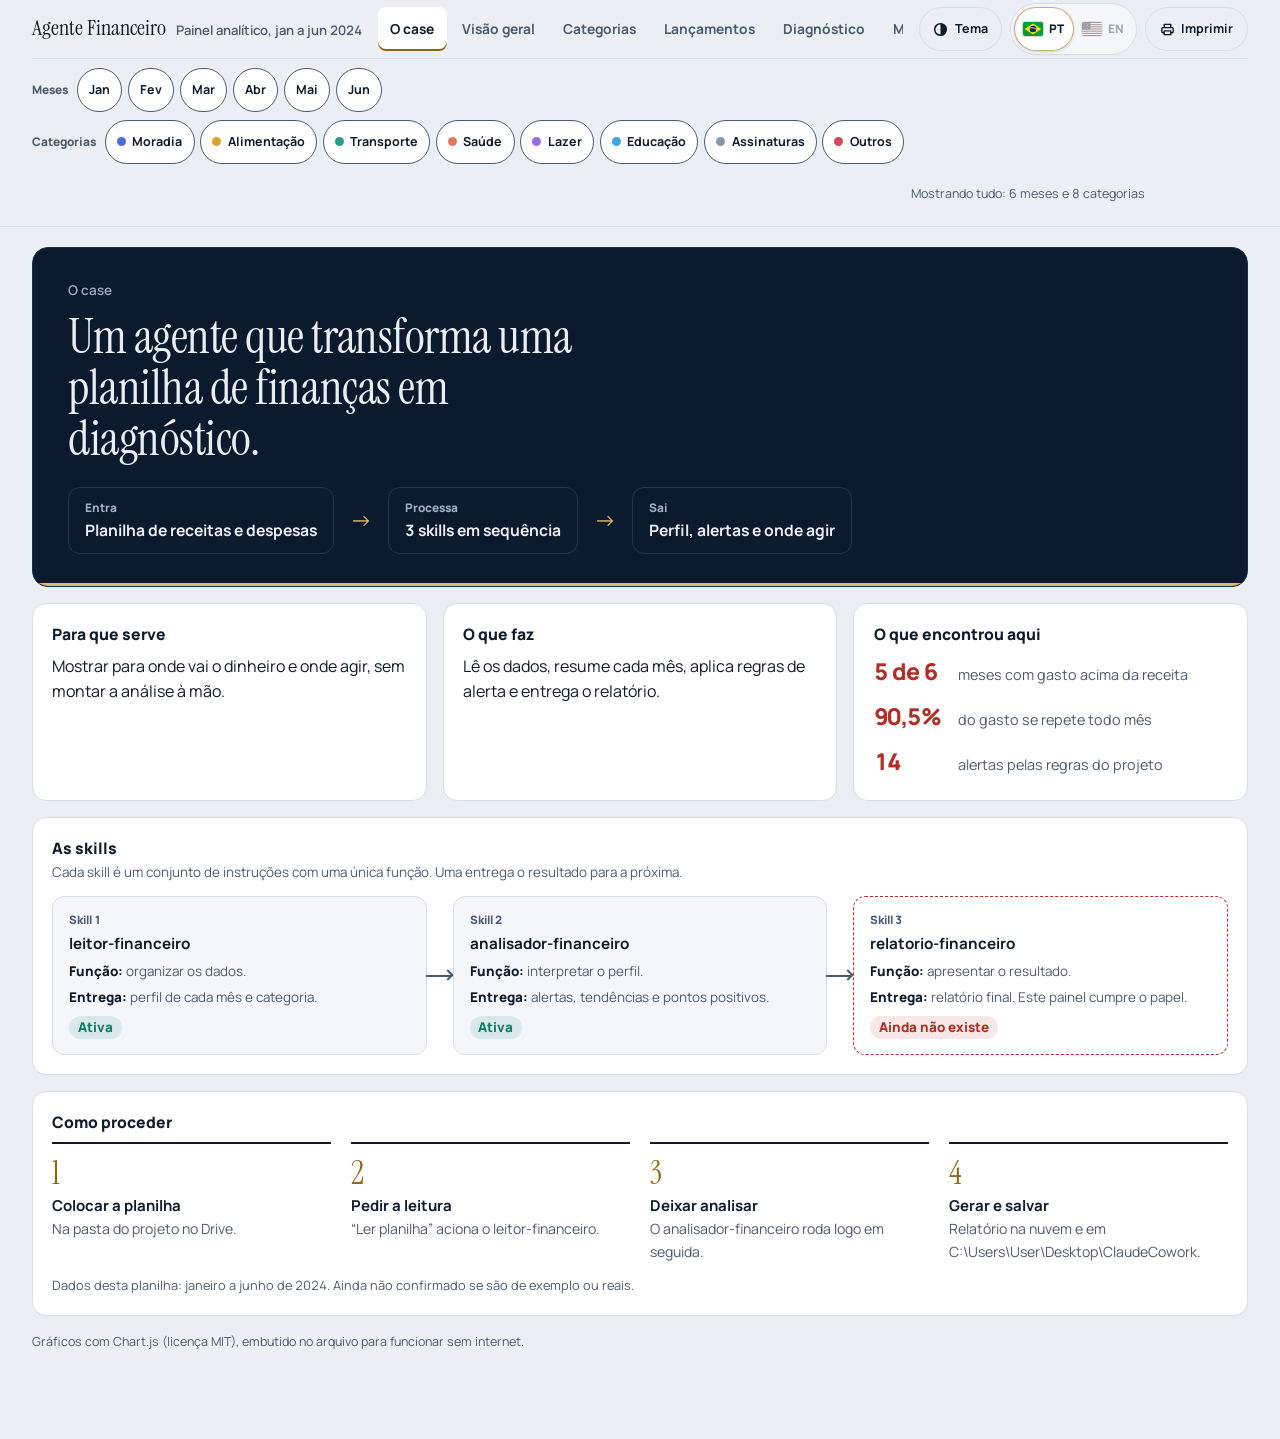
<file: projetos/agente-financeiro/painel/src/index.html>
<!doctype html>
<html lang="pt-BR">
<head>
<meta charset="utf-8">
<meta name="viewport" content="width=device-width, initial-scale=1, viewport-fit=cover">
<title>Painel analítico — Agente Financeiro</title>
<link rel="icon" href="data:image/svg+xml,%3Csvg xmlns='http://www.w3.org/2000/svg' viewBox='0 0 100 100'%3E%3Ctext y='.9em' font-size='90'%3E📈%3C/text%3E%3C/svg%3E">
<link rel="preconnect" href="https://fonts.googleapis.com">
<link rel="preconnect" href="https://fonts.gstatic.com" crossorigin>
<link href="https://fonts.googleapis.com/css2?family=Instrument+Serif&family=Manrope:wght@400;500;600;700;800&display=swap" rel="stylesheet">
<script>try{var t=localStorage.getItem('rf-theme');if(t==='light'||t==='dark'){document.documentElement.setAttribute('data-theme',t);}}catch(e){}</script>
<link rel="stylesheet" href="css/styles.css">
</head>
<body>
<div class="top" id="top">
  <div class="wrap">
    <div class="head">
      <div class="brand"><b>Agente Financeiro</b><span>Painel analítico, jan a jun 2024</span></div>
      <nav class="tabs" aria-label="Seções do painel">
        <a href="#o-case">O case</a>
        <a href="#visao-geral">Visão geral</a>
        <a href="#categorias">Categorias</a>
        <a href="#lancamentos">Lançamentos</a>
        <a href="#diagnostico">Diagnóstico</a>
        <a href="#metodo">Método</a>
      </nav>
      <div class="actions">
        <button class="icon-btn" id="themeBtn" type="button" aria-label="Alternar tema claro e escuro"><svg class="ico" viewBox="0 0 16 16" aria-hidden="true"><circle cx="8" cy="8" r="6.2" fill="none" stroke="currentColor" stroke-width="1.6"/><path d="M8 1.8a6.2 6.2 0 0 1 0 12.4z" fill="currentColor"/></svg><span class="btxt">Tema</span></button>
        <div class="lang-toggle" id="langToggle" role="radiogroup" aria-label="Idioma"></div>
        <button class="icon-btn" id="printBtn" type="button" aria-label="Imprimir"><svg class="ico" viewBox="0 0 16 16" aria-hidden="true"><path d="M4.5 6V2.5h7V6M4.5 11.5H3a1 1 0 0 1-1-1V7a1 1 0 0 1 1-1h10a1 1 0 0 1 1 1v3.5a1 1 0 0 1-1 1h-1.5M4.5 9.5h7v4h-7z" fill="none" stroke="currentColor" stroke-width="1.5" stroke-linejoin="round"/></svg><span class="btxt">Imprimir</span></button>
      </div>
    </div>
    <button class="ftoggle" id="fToggle" type="button" aria-expanded="false" aria-controls="filters"><svg class="ico" viewBox="0 0 16 16" aria-hidden="true"><path d="M2 3h12l-4.5 5.5V13l-3-1.5V8.5z" fill="none" stroke="currentColor" stroke-width="1.5" stroke-linejoin="round"/></svg><span>Filtros</span><span class="ft-dot" aria-hidden="true"></span><span class="ft-s" id="fSummary"></span><svg class="chv" viewBox="0 0 10 10" aria-hidden="true"><path d="M2 3.5 5 6.5 8 3.5" fill="none" stroke="currentColor" stroke-width="1.6" stroke-linecap="round" stroke-linejoin="round"/></svg></button>
    <div class="filters" id="filters" role="group" aria-label="Filtros">
      <div class="fgroup" id="fMonths"><span class="flabel">Meses</span></div>
      <div class="fgroup" id="fCats"><span class="flabel">Categorias</span></div>
      <div class="scope"><span id="scopeTxt"></span><button class="reset" id="resetBtn" type="button">Limpar filtros</button></div>
    </div>
  </div>
</div>

<main class="wrap">
  <!-- O CASE -->
  <section class="panel" id="p-o-case" aria-label="O case">
    <div class="grid">
      <div class="lead">
        <p class="k">O case</p>
        <h1>Um agente que transforma uma planilha de finanças em diagnóstico.</h1>
        <div class="io">
          <div><small>Entra</small><b>Planilha de receitas e despesas</b></div>
          <span class="arrow" aria-hidden="true">→</span>
          <div><small>Processa</small><b>3 skills em sequência</b></div>
          <span class="arrow" aria-hidden="true">→</span>
          <div><small>Sai</small><b>Perfil, alertas e onde agir</b></div>
        </div>
      </div>
      <div class="card s4"><h2>Para que serve</h2><p class="txt">Mostrar para onde vai o dinheiro e onde agir, sem montar a análise à mão.</p></div>
      <div class="card s4"><h2>O que faz</h2><p class="txt">Lê os dados, resume cada mês, aplica regras de alerta e entrega o relatório.</p></div>
      <div class="card s4"><h2>O que encontrou aqui</h2>
        <ul class="big"><li><b>5 de 6</b><span>meses com gasto acima da receita</span></li><li><b>90,5%</b><span>do gasto se repete todo mês</span></li><li><b>14</b><span>alertas pelas regras do projeto</span></li></ul></div>
      <div class="card">
        <h2>As skills</h2><p class="sub">Cada skill é um conjunto de instruções com uma única função. Uma entrega o resultado para a próxima.</p>
        <ol class="pipe">
          <li><small>Skill 1</small><b>leitor-financeiro</b><span class="f"><em>Função:</em> organizar os dados.</span><span class="f"><em>Entrega:</em> perfil de cada mês e categoria.</span><span class="st ok">Ativa</span></li>
          <li><small>Skill 2</small><b>analisador-financeiro</b><span class="f"><em>Função:</em> interpretar o perfil.</span><span class="f"><em>Entrega:</em> alertas, tendências e pontos positivos.</span><span class="st ok">Ativa</span></li>
          <li class="miss"><small>Skill 3</small><b>relatorio-financeiro</b><span class="f"><em>Função:</em> apresentar o resultado.</span><span class="f"><em>Entrega:</em> relatório final. Este painel cumpre o papel.</span><span class="st no">Ainda não existe</span></li>
        </ol>
      </div>
      <div class="card">
        <h2>Como proceder</h2>
        <ol class="steps4">
          <li><b>Colocar a planilha</b><span>Na pasta do projeto no Drive.</span></li>
          <li><b>Pedir a leitura</b><span>“Ler planilha” aciona o leitor-financeiro.</span></li>
          <li><b>Deixar analisar</b><span>O analisador-financeiro roda logo em seguida.</span></li>
          <li><b>Gerar e salvar</b><span>Relatório na nuvem e em C:\Users\User\Desktop\ClaudeCowork.</span></li>
        </ol>
        <p class="note">Dados desta planilha: janeiro a junho de 2024. Ainda não confirmado se são de exemplo ou reais.</p>
      </div>
    </div>
  </section>

  <!-- VISÃO GERAL -->
  <section class="panel" id="p-visao-geral" aria-label="Visão geral">
    <div class="grid">
      <div class="lead">
        <p class="k">Conclusão principal da análise</p>
        <h1 id="leadH"></h1>
        <p class="l" id="leadP"></p>
        <dl class="kpis" id="kpis"></dl>
      </div>
      <div class="card s8">
        <div class="chead"><div><h2>Receita, despesas e saldo por mês</h2><p class="sub">Clique num mês para isolá-lo no painel inteiro.</p></div></div>
        <div class="ch"><canvas id="cFlow" role="img" aria-label="Gráfico de receita, despesas e saldo por mês"></canvas></div>
        <p class="read" id="rFlow"></p>
      </div>
      <div class="card s4">
        <h2>Taxa de poupança contra a meta</h2><p class="sub">Linha tracejada: meta de 20% do projeto.</p>
        <div class="ch"><canvas id="cSav" role="img" aria-label="Taxa de poupança mensal comparada à meta de 20%"></canvas></div>
        <p class="read" id="rSav"></p>
      </div>
      <div class="card s5">
        <h2>Para onde vai o dinheiro</h2><p class="sub">Clique numa categoria para filtrar por ela.</p>
        <div class="ch tall"><canvas id="cCat" role="img" aria-label="Despesa total por categoria"></canvas></div>
      </div>
      <div class="card s7">
        <h2>O que os dados dizem</h2><p class="sub">Achados do analista sobre o período completo, do mais ao menos importante.</p>
        <ol class="find" id="finds"></ol>
      </div>
    </div>
  </section>

  <!-- CATEGORIAS -->
  <section class="panel" id="p-categorias" aria-label="Categorias">
    <div class="grid">
      <div class="card s7">
        <div class="chead"><div><h2>Composição das despesas mês a mês</h2><p class="sub">Cada cor é uma categoria.</p></div>
          <div class="seg" role="group" aria-label="Unidade"><button type="button" data-mode="abs" aria-pressed="true">R$</button><button type="button" data-mode="pct" aria-pressed="false">%</button></div></div>
        <div class="ch tall"><canvas id="cStack" role="img" aria-label="Despesas mensais empilhadas por categoria"></canvas></div>
      </div>
      <div class="card s5">
        <h2>Desvio de cada mês contra a média</h2><p class="sub">Quanto cada categoria gastou acima ou abaixo da própria média do período.</p>
        <div class="scroll-x" tabindex="0" role="region" aria-label="Desvio de cada mês contra a média"><table class="hm" id="heat"></table></div>
        <div class="legend"><span><i style="background:var(--neg)"></i>acima da média</span><span><i style="background:var(--pos)"></i>abaixo da média</span><span>cor mais forte, desvio maior</span></div>
      </div>
      <div class="card">
        <h2>Raio-X da categoria</h2><p class="sub">Escolha uma categoria para ver a evolução e os itens que a compõem.</p>
        <div class="catpick" id="catPick"></div>
        <dl class="stats" id="catStats"></dl>
        <div class="grid">
          <div class="s7"><div class="ch short"><canvas id="cCatLine" role="img" aria-label="Evolução mensal da categoria escolhida"></canvas></div></div>
          <div class="s5"><div class="ch short"><canvas id="cCatItems" role="img" aria-label="Itens que compõem a categoria escolhida"></canvas></div></div>
        </div>
        <p class="read" id="rCat"></p>
      </div>
    </div>
  </section>

  <!-- LANÇAMENTOS -->
  <section class="panel" id="p-lancamentos" aria-label="Lançamentos">
    <div class="grid">
      <div class="card s8">
        <h2>Pareto dos gastos</h2><p class="sub">Itens do maior para o menor (barras) e o percentual acumulado (linha). A faixa tracejada marca 80%.</p>
        <div class="chart-scroll" tabindex="0" role="region" aria-label="Pareto dos gastos"><div class="ch tall"><canvas id="cPareto" role="img" aria-label="Gráfico de Pareto dos itens de despesa"></canvas></div></div>
        <p class="scroll-hint">Em telas pequenas, deslize o gráfico para os lados para ver todos os itens.</p>
        <p class="read" id="rPareto"></p>
      </div>
      <div class="card s4">
        <h2>Gasto fixo, recorrente ou eventual</h2><p class="sub">Classificação de cada item pela frequência ao longo dos 6 meses.</p>
        <div class="ch"><canvas id="cMix" role="img" aria-label="Divisão do gasto entre contratual, recorrente e eventual"></canvas></div>
        <p class="read" id="rMix"></p>
      </div>
      <div class="card s4">
        <h2>Quando o dinheiro sai</h2><p class="sub">Gasto por faixa de dias do mês.</p>
        <div class="ch short"><canvas id="cDays" role="img" aria-label="Despesa por faixa de dias do mês"></canvas></div>
        <p class="read" id="rDays"></p>
      </div>
      <div class="card s8">
        <h2>Todos os lançamentos</h2><p class="sub">Pesquise, ordene clicando no cabeçalho. Respeita os filtros do topo.</p>
        <div class="tools"><input class="search" id="q" type="search" placeholder="Buscar por descrição ou categoria" aria-label="Buscar lançamentos"><span class="count" id="tCount"></span></div>
        <div class="tbl" tabindex="0" role="region" aria-label="Todos os lançamentos"><table id="tbl"></table></div>
      </div>
    </div>
  </section>

  <!-- DIAGNÓSTICO -->
  <section class="panel" id="p-diagnostico" aria-label="Diagnóstico">
    <div class="grid">
      <div class="card">
        <h2>Como os agentes do projeto processam estes dados</h2><p class="sub">O fluxo de skills que lê a planilha, analisa e gera o relatório.</p>
        <ol class="pipe">
          <li><small>Agente 1</small><b>leitor-financeiro</b><span>Lê as abas de resumo e monta o perfil: mês a mês, categorias, destaques.</span><span class="st ok">Ativo</span></li>
          <li><small>Agente 2</small><b>analisador-financeiro</b><span>Aplica 3 regras de alerta, busca tendências e pontos positivos.</span><span class="st ok">Ativo</span></li>
          <li class="miss"><small>Agente 3</small><b>relatorio-financeiro</b><span>Montaria o relatório final. Este painel faz esse papel por enquanto.</span><span class="st no">Não existe na conta</span></li>
        </ol>
      </div>
      <div class="card s6">
        <h2>Alertas pelas regras do projeto</h2><p class="sub" id="alSub"></p>
        <ul class="al" id="alerts"></ul>
      </div>
      <div class="card s6">
        <h2>O déficit é de patamar, não de exceção</h2><p class="sub">Despesa média mensal em cada cenário, contra o salário recorrente.</p>
        <div class="ch"><canvas id="cStruct" role="img" aria-label="Comparação entre despesa média, despesa sem eventuais, salário e limite para poupar 20%"></canvas></div>
        <p class="read" id="rStruct"></p>
      </div>
      <div class="card s6">
        <h2>Onde o gasto é mais instável</h2><p class="sub">Variação mês a mês dos itens recorrentes (coeficiente de variação). Quanto maior, mais imprevisível.</p>
        <div class="ch"><canvas id="cCv" role="img" aria-label="Coeficiente de variação dos itens recorrentes"></canvas></div>
        <p class="read" id="rCv"></p>
      </div>
      <div class="card s6">
        <h2>Qualidade e limites dos dados</h2><p class="sub">Checagens feitas antes de qualquer conclusão.</p>
        <ul class="qa" id="qa"></ul>
      </div>
    </div>
  </section>

  <!-- MÉTODO -->
  <section class="panel" id="p-metodo" aria-label="Método">
    <div class="grid">
      <div class="card">
        <h2>Definições usadas no painel</h2><p class="sub">Para ler qualquer número daqui sem ambiguidade.</p>
        <div class="defs">
          <div><b>Saldo</b><span>Receita menos despesas do mês.</span></div>
          <div><b>Taxa de poupança</b><span>Saldo dividido pela receita do mês. A meta do projeto é 20%.</span></div>
          <div><b>Contratual</b><span>Item com valor combinado que se repete: aluguel, condomínio, internet, plano de saúde, academia, assinaturas e cursos.</span></div>
          <div><b>Recorrente</b><span>Item que aparece em 5 ou 6 dos 6 meses, com valor variável (supermercado, gasolina, contas de consumo).</span></div>
          <div><b>Eventual</b><span>Item que aparece em até 4 dos 6 meses (eletrônico, viagem, consultas, consertos).</span></div>
          <div><b>Coeficiente de variação</b><span>Desvio padrão dividido pela média. Mede o quanto um gasto oscila, em porcentagem da própria média.</span></div>
          <div><b>Alerta de categoria</b><span>Gasto 20% ou mais acima da média dos 3 meses anteriores. Só avaliável de abril em diante.</span></div>
          <div><b>Tendência</b><span>Três variações seguidas na mesma direção dentro de uma categoria.</span></div>
        </div>
        <p class="note">Fonte: planilha financas_pessoais_2024.xlsx (abas Lançamentos, Resumo Mensal e Gastos por Categoria). Os 203 lançamentos foram conferidos contra as abas de resumo: as 48 combinações de categoria e mês batem ao centavo. Ainda não está confirmado se os dados são de exemplo ou reais; as leituras descrevem a planilha e não são recomendação financeira.</p>
      </div>
    </div>
  </section>
  <footer>Gráficos com Chart.js (licença MIT), embutido no arquivo para funcionar sem internet.</footer>
</main>

<script src="../vendor/chart.umd.js"></script>
<script src="../data/data.js"></script>
<script src="js/app.js"></script>
</body>
</html>
</file>
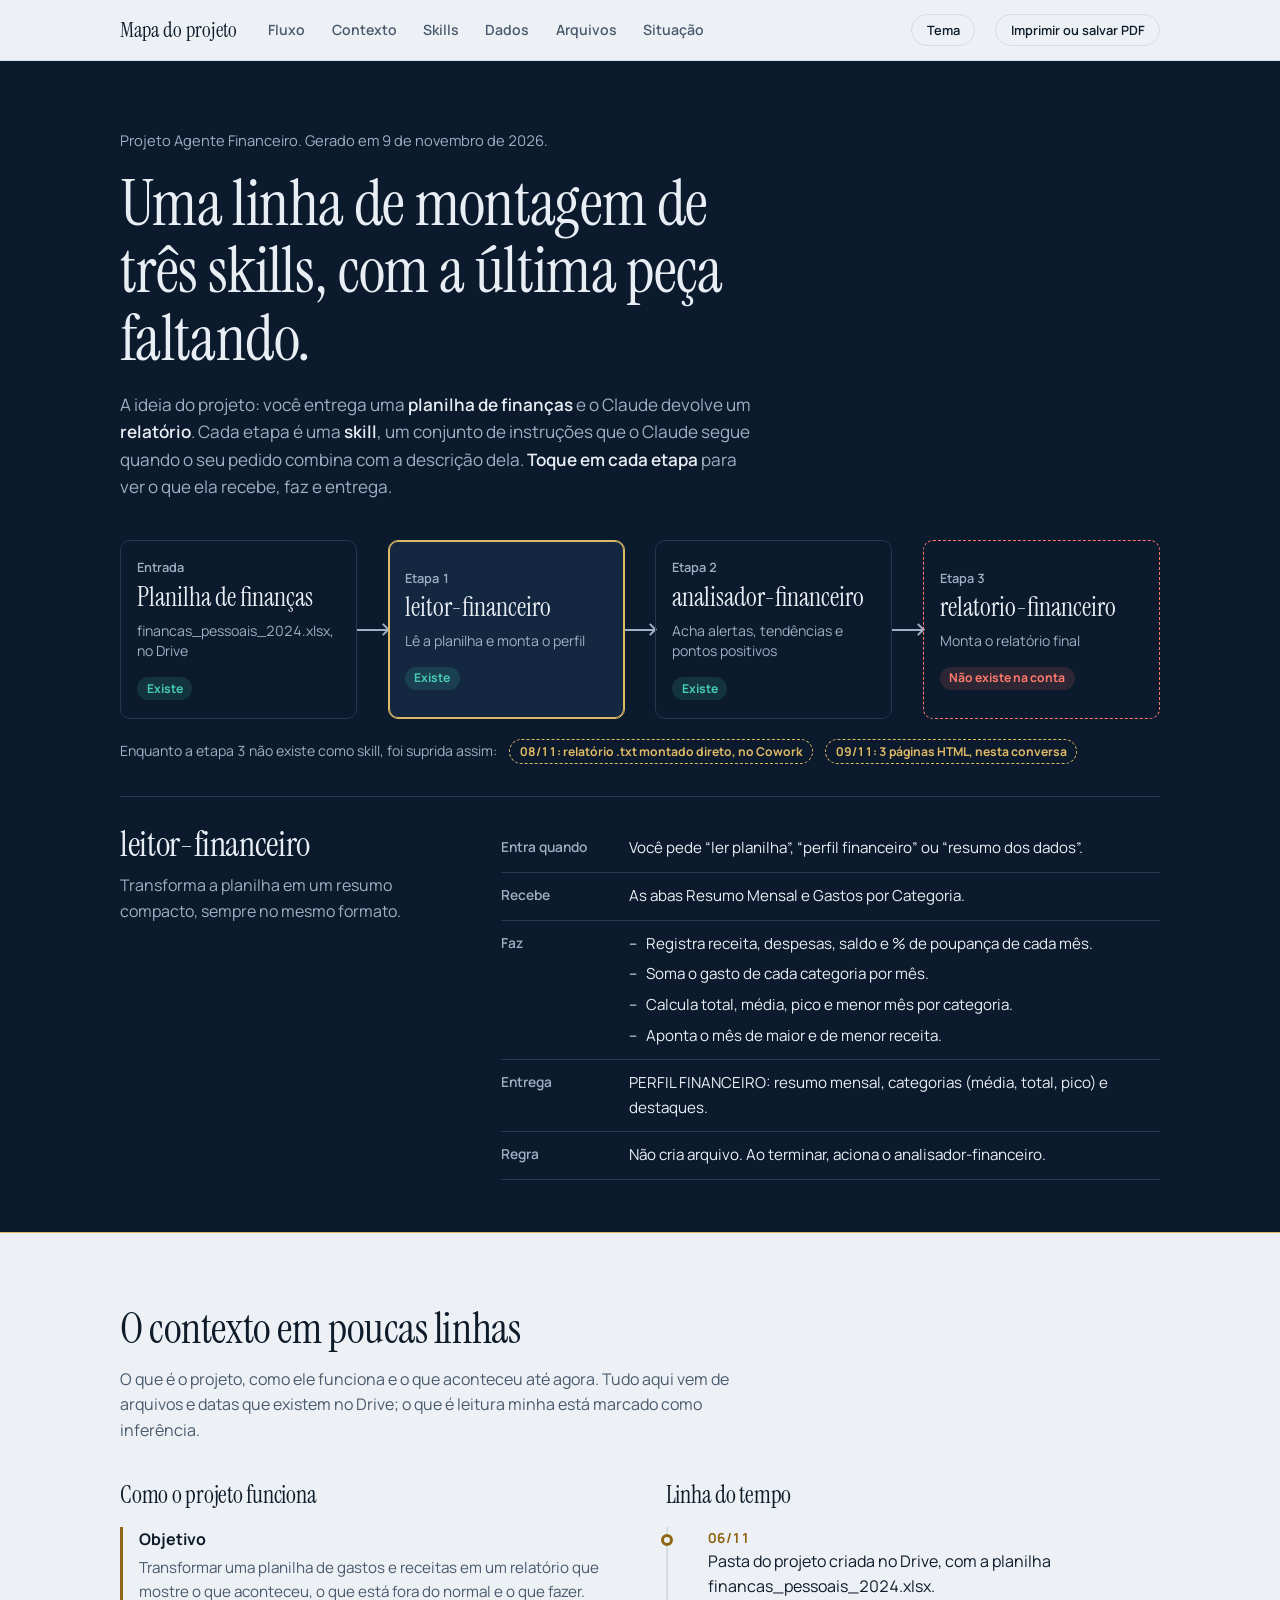
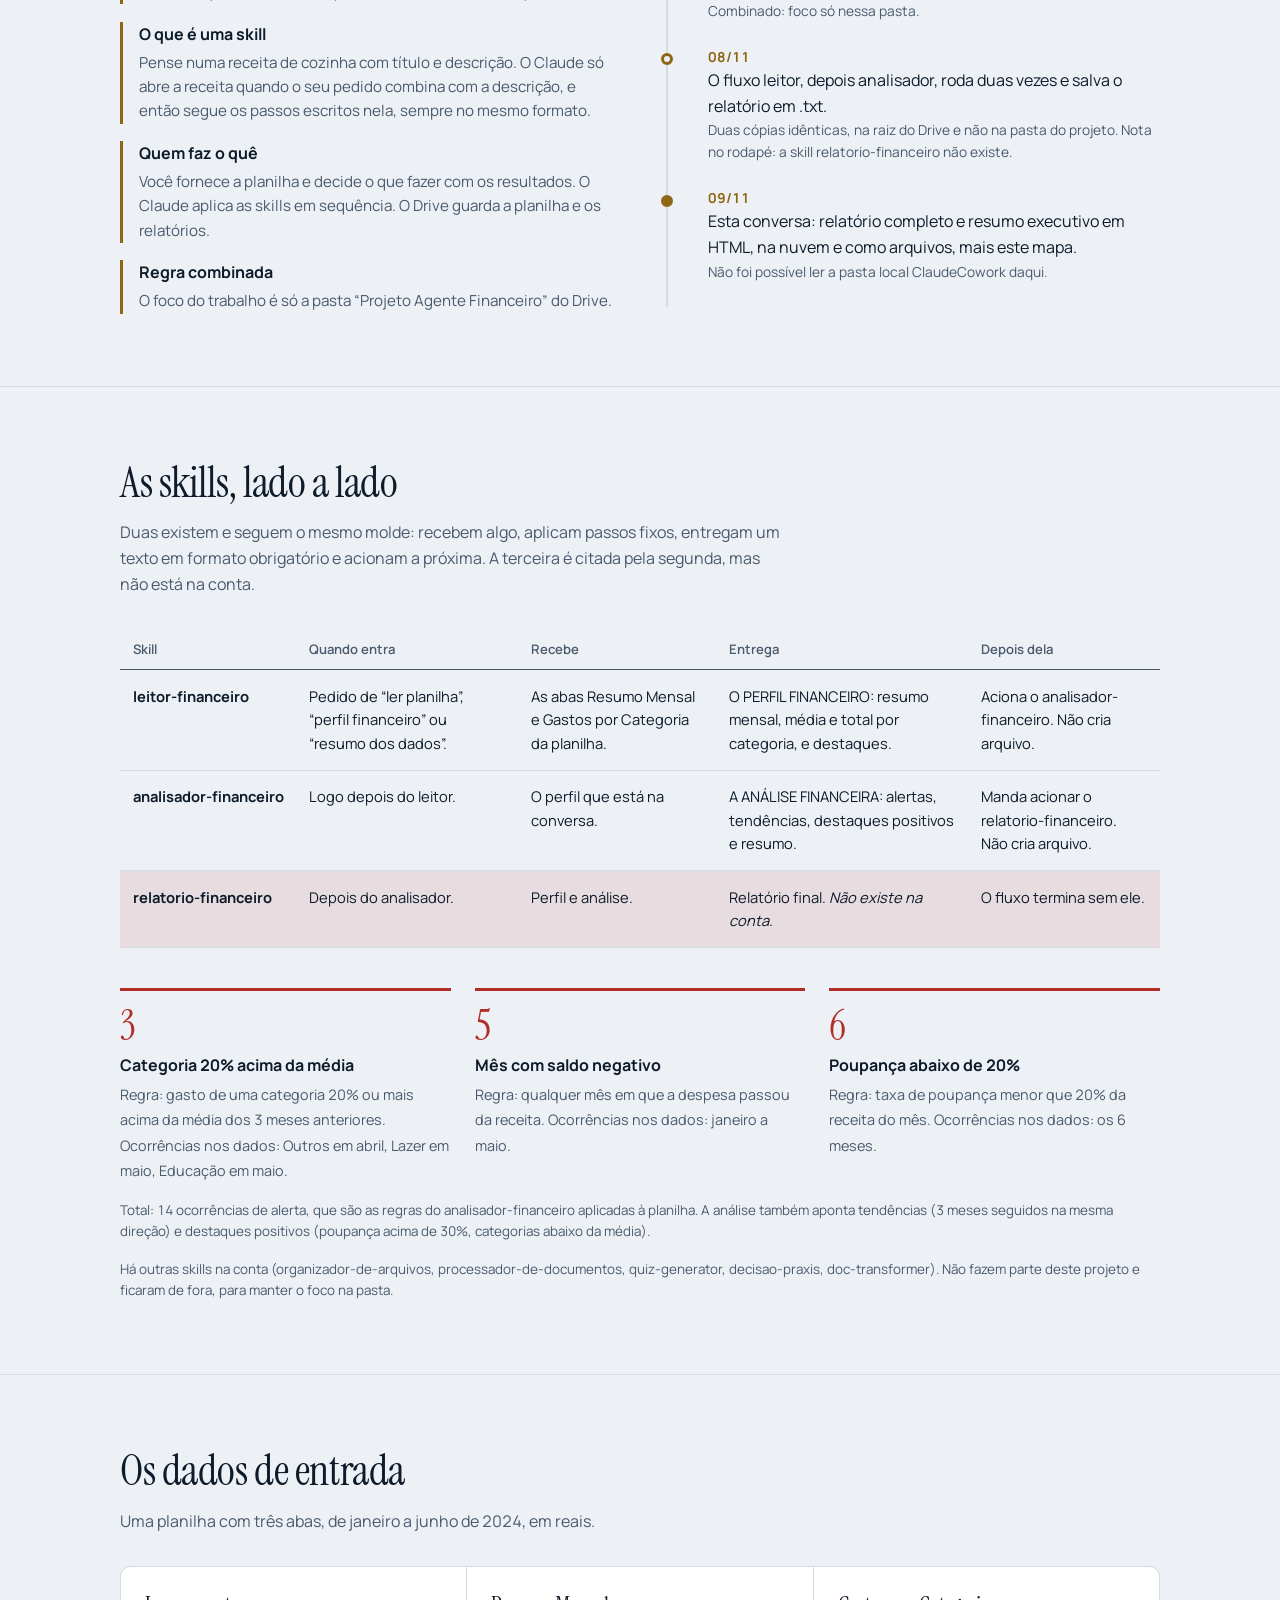
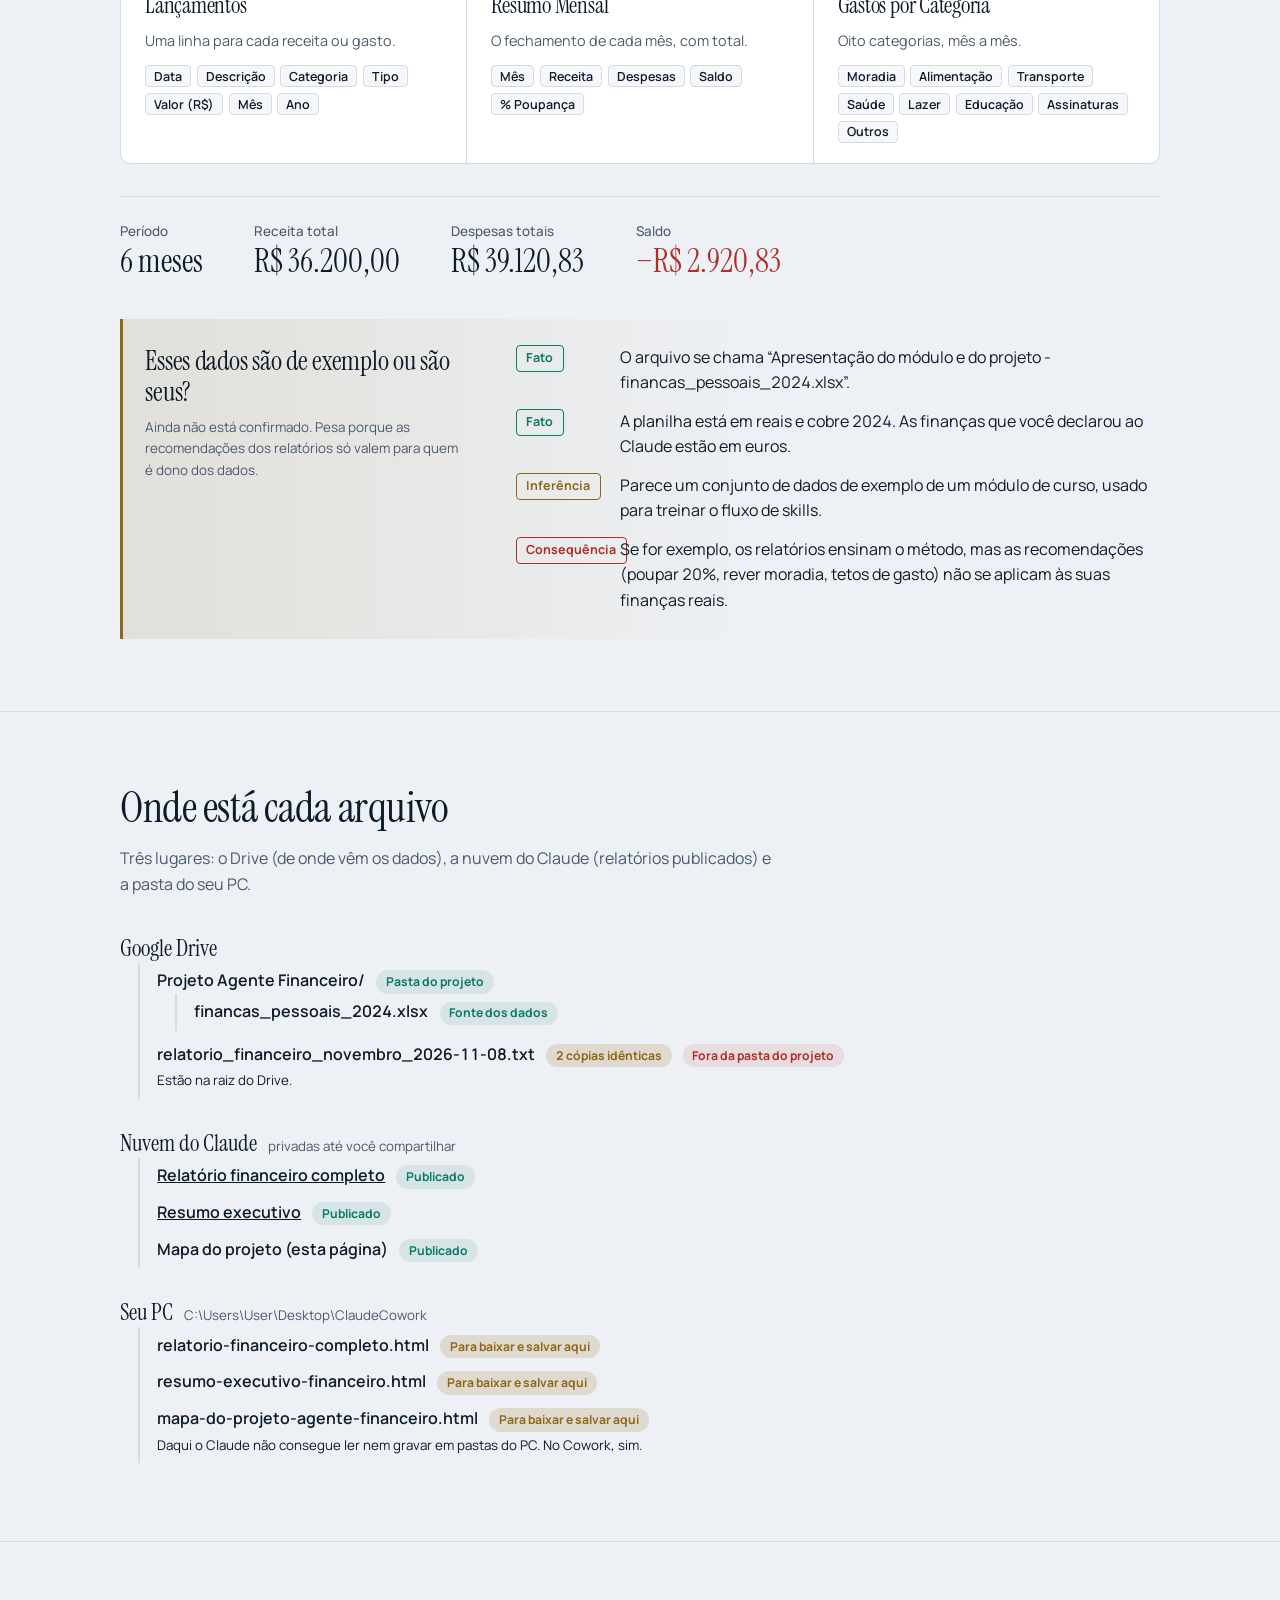
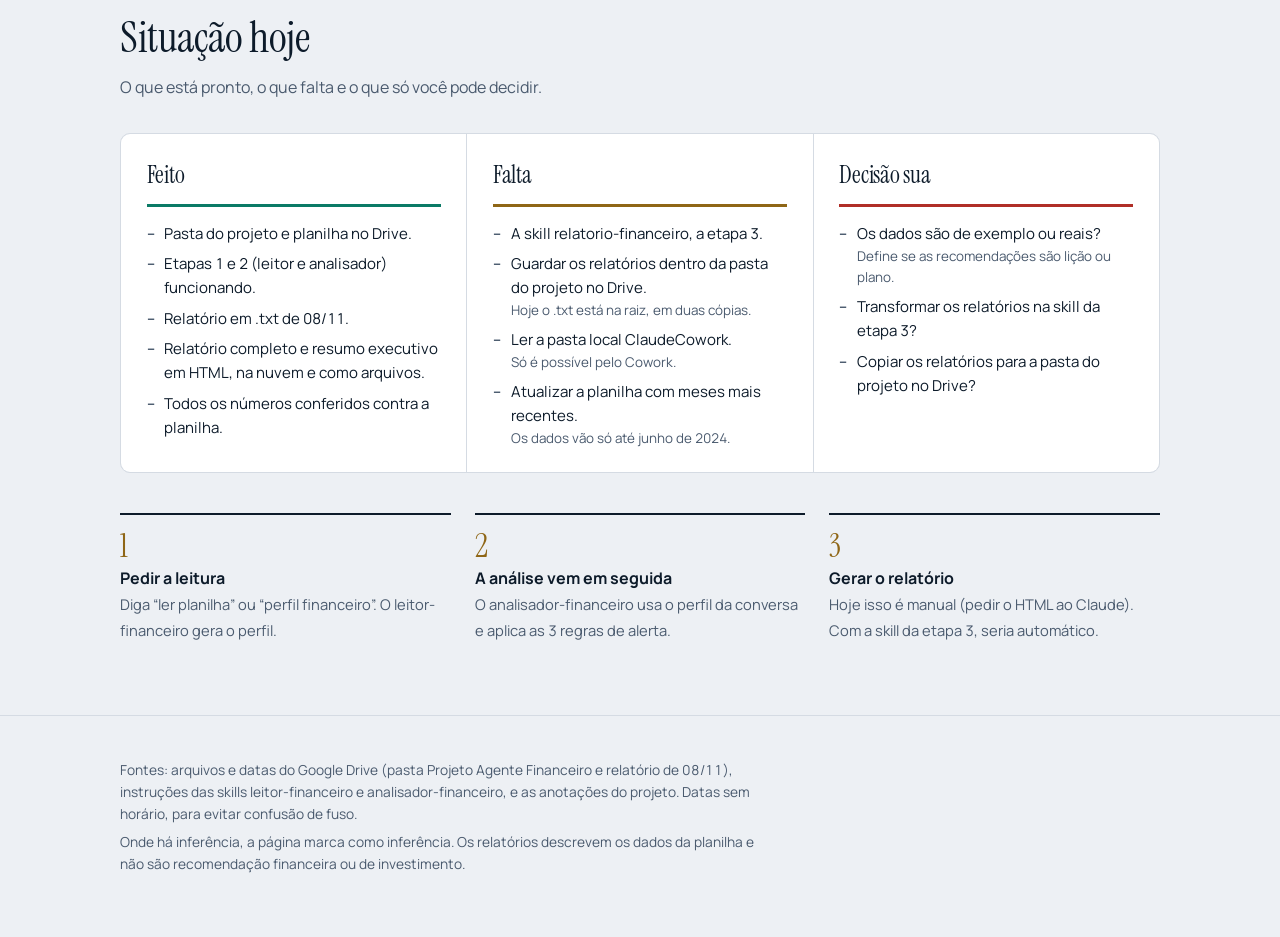
<file: projetos/agente-financeiro/painel/relatorios/mapa-do-projeto-agente-financeiro.html>
<!doctype html>
<html lang="pt-BR">
<head>
<meta charset="utf-8">
<meta name="viewport" content="width=device-width, initial-scale=1, viewport-fit=cover">
<title>Mapa do projeto — Agente Financeiro</title>
<link rel="icon" href="data:image/svg+xml,%3Csvg xmlns='http://www.w3.org/2000/svg' viewBox='0 0 100 100'%3E%3Ctext y='.9em' font-size='90'%3E🗺️%3C/text%3E%3C/svg%3E">
<link rel="preconnect" href="https://fonts.googleapis.com">
<link rel="preconnect" href="https://fonts.gstatic.com" crossorigin>
<link href="https://fonts.googleapis.com/css2?family=Instrument+Serif:ital@0;1&family=Manrope:wght@400;500;600;700&display=swap" rel="stylesheet">
<script>try{var t=localStorage.getItem('rf-theme');if(t==='light'||t==='dark'){document.documentElement.setAttribute('data-theme',t);}}catch(e){}</script>
<style>
:root{
  box-sizing:border-box; padding-top:env(safe-area-inset-top,0px); padding-bottom:env(safe-area-inset-bottom,0px);
  color-scheme:light;
  --bg:#EDF0F4; --surface:#FFFFFF; --surface-2:#F5F7FA; --ink:#0D1B2A; --ink-2:#4A5A6E; --line:#D5DBE3;
  --brass:#8F6616; --pos:#0B7A66; --neg:#B02E27;
  --pos-soft:rgba(11,122,102,.10); --neg-soft:rgba(176,46,39,.10); --heat:143,102,22;
  --bar-bg:rgba(237,240,244,.86);
  --serif:"Instrument Serif","Iowan Old Style","Palatino Linotype",Georgia,serif;
  --sans:"Manrope",system-ui,-apple-system,"Segoe UI",Roboto,sans-serif;
}
@media (prefers-color-scheme:dark){:root:not([data-theme="light"]){
  color-scheme:dark; --bg:#0A1522; --surface:#0F1F33; --surface-2:#132840; --ink:#E9EEF5; --ink-2:#9FB0C4; --line:#223853;
  --brass:#E0B965; --pos:#47CDB3; --neg:#FF7A6B; --pos-soft:rgba(71,205,179,.14); --neg-soft:rgba(255,122,107,.14);
  --heat:224,185,101; --bar-bg:rgba(10,21,34,.86);}}
:root[data-theme="dark"]{
  color-scheme:dark; --bg:#0A1522; --surface:#0F1F33; --surface-2:#132840; --ink:#E9EEF5; --ink-2:#9FB0C4; --line:#223853;
  --brass:#E0B965; --pos:#47CDB3; --neg:#FF7A6B; --pos-soft:rgba(71,205,179,.14); --neg-soft:rgba(255,122,107,.14);
  --heat:224,185,101; --bar-bg:rgba(10,21,34,.86);}
*,*::before,*::after{box-sizing:inherit}
html{scroll-padding-top:calc(env(safe-area-inset-top,0px) + 76px)}
@media (prefers-reduced-motion:no-preference){html{scroll-behavior:smooth}}
body{margin:0; background:var(--bg); color:var(--ink); font:1rem/1.6 var(--sans); font-variant-numeric:tabular-nums; -webkit-font-smoothing:antialiased}
body::before{content:""; position:fixed; inset:0 0 auto; height:env(safe-area-inset-top,0px); z-index:30; background:var(--bar-bg); -webkit-backdrop-filter:blur(14px); backdrop-filter:blur(14px)}
a{color:inherit}
:focus-visible{outline:2px solid var(--brass); outline-offset:3px; border-radius:3px}
.wrap{max-width:1120px; margin-inline:auto; padding-inline:clamp(1rem,4vw,2.5rem)}
h1,h2,h3{font-family:var(--serif); font-weight:400; margin:0; letter-spacing:-.01em}

.bar{position:sticky; top:env(safe-area-inset-top,0px); z-index:20; background:var(--bar-bg); border-bottom:1px solid var(--line); -webkit-backdrop-filter:blur(14px); backdrop-filter:blur(14px)}
.bar .wrap{display:flex; align-items:center; gap:1.25rem; min-height:60px}
.brand{font-family:var(--serif); font-size:1.3rem; white-space:nowrap; text-decoration:none}
.bar nav{display:flex; gap:.25rem; overflow-x:auto; flex:1; scrollbar-width:none}
.bar nav::-webkit-scrollbar{display:none}
.bar nav a{color:var(--ink-2); text-decoration:none; font-size:.88rem; font-weight:600; padding:.45rem .7rem; border-radius:6px; white-space:nowrap}
.bar nav a:hover{color:var(--ink); background:var(--surface-2)}
.btn{font:600 .8rem/1 var(--sans); color:var(--ink); background:transparent; border:1px solid var(--line); border-radius:999px; padding:.55rem .9rem; cursor:pointer}
.btn:hover{border-color:var(--brass)}

/* hero */
.hero{--ink:#E9EEF5; --ink-2:#9FB0C4; --line:#223853; --surface:#0F1F33; --surface-2:#132840; --pos:#47CDB3; --neg:#FF7A6B; --brass:#E0B965;
  --pos-soft:rgba(71,205,179,.14); --neg-soft:rgba(255,122,107,.14);
  background:#0B1A2C; color:var(--ink); border-bottom:1px solid var(--brass); padding-block:clamp(2.5rem,6vw,4.25rem) clamp(2.25rem,5vw,3.25rem)}
.meta{margin:0 0 1.1rem; color:var(--ink-2); font-size:.92rem}
h1{font-size:clamp(2.2rem,5.4vw,4rem); line-height:1.05; max-width:22ch}
.lead{max-width:64ch; color:var(--ink-2); font-size:1.07rem; margin:1.2rem 0 0}
.lead strong{color:var(--ink); font-weight:600}

.flow{display:grid; grid-template-columns:repeat(4,minmax(0,1fr)); gap:1.9rem; margin:2.5rem 0 0; padding:0; list-style:none}
.flow li{position:relative}
.node{display:block; width:100%; height:100%; text-align:left; font:inherit; color:var(--ink); background:transparent; border:1px solid var(--line); border-radius:10px; padding:1rem 1rem 1.1rem; cursor:pointer}
.node:hover{border-color:var(--brass)}
.node[aria-pressed="true"]{border-color:var(--brass); background:var(--surface-2); box-shadow:inset 0 0 0 1px var(--brass)}
.node small{display:block; color:var(--ink-2); font-weight:600; font-size:.8rem}
.node strong{display:block; font-family:var(--serif); font-weight:400; font-size:clamp(1.3rem,2.2vw,1.65rem); line-height:1.15; margin:.25rem 0 .55rem; overflow-wrap:anywhere}
.node span.what{display:block; color:var(--ink-2); font-size:.88rem; line-height:1.45; margin-bottom:.8rem}
.chip{display:inline-block; font-size:.76rem; font-weight:700; padding:.12rem .6rem; border-radius:999px}
.chip.ok{background:var(--pos-soft); color:var(--pos)}
.chip.miss{background:var(--neg-soft); color:var(--neg)}
.chip.warn{background:rgba(var(--heat),.16); color:var(--brass)}
.node.missing{border-style:dashed; border-color:var(--neg)}
.flow li:not(:last-child)::after{content:""; position:absolute; top:50%; right:-1.9rem; width:1.9rem; height:2px; background:var(--ink-2); transform:translateY(-1px); pointer-events:none}
.flow li:not(:last-child)::before{content:""; position:absolute; top:50%; right:-1.9rem; width:9px; height:9px; border-top:2px solid var(--ink-2); border-right:2px solid var(--ink-2); transform:translateY(-5px) rotate(45deg); pointer-events:none}
.bridge{margin:1.25rem 0 0; display:flex; flex-wrap:wrap; align-items:center; gap:.5rem .75rem; color:var(--ink-2); font-size:.88rem}
.bridge .chip{border:1px dashed var(--brass); color:var(--brass); background:transparent}
.detail{margin-top:2rem; padding-top:1.75rem; border-top:1px solid var(--line); display:grid; grid-template-columns:minmax(220px,1fr) 2fr; gap:1.5rem clamp(1.5rem,4vw,3.5rem)}
.detail h2{font-size:clamp(1.6rem,3vw,2.2rem); line-height:1.1}
.detail .one{margin:.6rem 0 0; color:var(--ink-2)}
.detail dl{margin:0; display:grid; gap:0}
.detail dl > div{display:grid; grid-template-columns:7rem 1fr; gap:1rem; padding:.7rem 0; border-bottom:1px solid var(--line)}
.detail dt{color:var(--ink-2); font-size:.86rem; font-weight:600}
.detail dd{margin:0; font-size:.95rem}
.hint{margin:1rem 0 0; color:var(--ink-2); font-size:.84rem}

/* seções */
.sec{padding-block:clamp(2.75rem,6vw,4.5rem); border-top:1px solid var(--line)}
.hero + .sec{border-top:0}
.sec h2{font-size:clamp(1.9rem,3.6vw,2.7rem); line-height:1.1}
.intro{max-width:66ch; color:var(--ink-2); margin:.9rem 0 2rem}
.intro strong{color:var(--ink)}
.cols{display:grid; grid-template-columns:1fr 1fr; gap:clamp(1.5rem,4vw,3.5rem); align-items:start}
.cols h3{font-size:1.5rem; margin-bottom:.8rem}
.explain{display:grid; gap:1.1rem}
.explain div{padding-left:1rem; border-left:3px solid var(--brass)}
.explain b{display:block}
.explain p{margin:.2rem 0 0; color:var(--ink-2); font-size:.95rem}
ol.tl{list-style:none; margin:0; padding:0 0 0 1.5rem; border-left:2px solid var(--line)}
ol.tl li{position:relative; padding:0 0 1.5rem 1rem}
ol.tl li::before{content:""; position:absolute; left:calc(-1.5rem - 7px); top:.45rem; width:12px; height:12px; border-radius:50%; background:var(--bg); border:3px solid var(--brass)}
ol.tl li.now::before{background:var(--brass)}
ol.tl b{display:block; font-size:.86rem; color:var(--brass)}
ol.tl span{display:block}
ol.tl small{display:block; color:var(--ink-2); font-size:.86rem}
.scroll-x{overflow-x:auto; -webkit-overflow-scrolling:touch}
table{width:100%; border-collapse:collapse; font-size:.92rem}
th{color:var(--ink-2); font-weight:600; font-size:.82rem; text-align:left; padding:.6rem .8rem; border-bottom:1px solid var(--ink-2); white-space:nowrap}
td{padding:.9rem .8rem; border-bottom:1px solid var(--line); vertical-align:top}
td:first-child{font-weight:700; white-space:nowrap}
td ul{margin:0; padding:0; list-style:none; display:grid; gap:.25rem}
ul.dash{list-style:none; margin:0; padding:0; display:grid; gap:.4rem}
ul.dash li{position:relative; padding-left:1.1rem}
ul.dash li::before{content:"–"; position:absolute; left:0; color:var(--ink-2); font-weight:700}
tr.absent td{background:var(--neg-soft)}
.rules{display:grid; grid-template-columns:repeat(3,minmax(0,1fr)); gap:1.5rem; margin-top:2.5rem}
.rule{border-top:3px solid var(--neg); padding-top:.9rem}
.rule .n{font-family:var(--serif); font-size:2.6rem; line-height:1; color:var(--neg); display:block}
.rule b{display:block; margin:.35rem 0 .2rem}
.rule span.d{color:var(--ink-2); font-size:.9rem}
.tabs{display:grid; grid-template-columns:repeat(3,minmax(0,1fr)); gap:1px; background:var(--line); border:1px solid var(--line); border-radius:10px; overflow:hidden}
.tab{background:var(--surface); padding:1.25rem clamp(1rem,2.5vw,1.5rem)}
.tab h3{font-size:1.45rem}
.tab p{margin:.3rem 0 .8rem; color:var(--ink-2); font-size:.9rem}
.cc{display:flex; flex-wrap:wrap; gap:.35rem}
.cc code{font:600 .78rem var(--sans); background:var(--surface-2); border:1px solid var(--line); border-radius:4px; padding:.1rem .5rem}
.nums{display:flex; flex-wrap:wrap; gap:1.25rem clamp(1.5rem,4vw,3.5rem); margin:2rem 0 0; padding-top:1.5rem; border-top:1px solid var(--line)}
.nums dt{color:var(--ink-2); font-size:.84rem; font-weight:500}
.nums dd{margin:.1rem 0 0; font-family:var(--serif); font-size:clamp(1.5rem,2.8vw,2rem); line-height:1.1}
.neg{color:var(--neg)}
.verdict{margin-top:2.5rem; display:grid; grid-template-columns:minmax(220px,1fr) 2fr; gap:1.5rem clamp(1.5rem,4vw,3rem); padding:1.6rem 0 1.6rem 1.4rem; border-left:3px solid var(--brass); background:linear-gradient(90deg,rgba(var(--heat),.12),transparent 60%)}
.verdict h3{font-size:1.7rem; line-height:1.15}
.verdict ul{margin:0; padding:0; list-style:none; display:grid; gap:.8rem}
.verdict li{display:grid; grid-template-columns:5.5rem 1fr; gap:1rem}
.tag{align-self:start; justify-self:start; font-size:.78rem; font-weight:700; padding:.15rem .6rem; border-radius:4px; border:1px solid var(--line)}
.tag.fato{color:var(--pos); border-color:var(--pos)}
.tag.inf{color:var(--brass); border-color:var(--brass)}
.tag.conseq{color:var(--neg); border-color:var(--neg)}
ul.tree,ul.tree ul{list-style:none; margin:0; padding:0}
ul.tree ul{margin-left:1.1rem; padding-left:1.1rem; border-left:2px solid var(--line)}
ul.tree li{padding:.35rem 0}
.row{display:flex; flex-wrap:wrap; align-items:baseline; gap:.3rem .7rem}
.place{font-family:var(--serif); font-size:1.45rem; line-height:1.2}
.file{font-weight:600; overflow-wrap:anywhere}
.row small{color:var(--ink-2)}
.tree .grp{margin-top:1.25rem}
.board{display:grid; grid-template-columns:repeat(3,minmax(0,1fr)); gap:1px; background:var(--line); border:1px solid var(--line); border-radius:10px; overflow:hidden}
.col{background:var(--surface); padding:1.4rem clamp(1rem,2.5vw,1.6rem)}
.col h3{font-size:1.5rem; margin-bottom:.9rem; padding-bottom:.6rem; border-bottom:3px solid var(--pos)}
.col.todo h3{border-bottom-color:var(--brass)}
.col.ask h3{border-bottom-color:var(--neg)}
.col li{font-size:.94rem}
.col small{display:block; color:var(--ink-2); font-size:.84rem}
ol.how{list-style:none; margin:2.5rem 0 0; padding:0; counter-reset:h; display:grid; grid-template-columns:repeat(3,minmax(0,1fr)); gap:1.5rem}
ol.how li{counter-increment:h; border-top:2px solid var(--ink); padding-top:.9rem}
ol.how li::before{content:counter(h); font-family:var(--serif); font-size:2rem; color:var(--brass); line-height:1; display:block; margin-bottom:.3rem}
ol.how b{display:block}
ol.how span{color:var(--ink-2); font-size:.92rem}
footer{border-top:1px solid var(--line); padding-block:2.25rem 3.5rem; color:var(--ink-2); font-size:.86rem}
footer p{max-width:80ch; margin:.4rem 0}

@media (max-width:900px){
  .flow{grid-template-columns:1fr; gap:1.9rem}
  .flow li:not(:last-child)::after{top:auto; bottom:-1.9rem; left:50%; right:auto; width:2px; height:1.9rem; transform:translateX(-1px)}
  .flow li:not(:last-child)::before{top:auto; bottom:-1.95rem; left:50%; right:auto; transform:translateX(-5px) rotate(135deg)}
  .detail,.cols,.verdict,.rules,.tabs,.board,ol.how{grid-template-columns:1fr}
  .detail dl > div{grid-template-columns:1fr; gap:.15rem}
  .verdict li{grid-template-columns:1fr; gap:.3rem}
}
@media (max-width:560px){.btn.print{display:none}}
@media print{
  body::before,.bar{display:none}
  :root,:root[data-theme="dark"]{--bg:#fff; --surface:#fff; --surface-2:#f4f6f8; --ink:#0D1B2A; --ink-2:#4A5A6E; --line:#cfd6de; --brass:#8F6616; --pos:#0B7A66; --neg:#B02E27; --heat:143,102,22}
  .hero,.verdict,tr.absent td,.chip{-webkit-print-color-adjust:exact; print-color-adjust:exact}
  .sec,.verdict,.board{break-inside:avoid}
}
</style>
</head>
<body>
<header class="bar">
  <div class="wrap">
    <a class="brand" href="#resumo">Mapa do projeto</a>
    <nav aria-label="Seções">
      <a href="#resumo">Fluxo</a><a href="#contexto">Contexto</a><a href="#skills">Skills</a><a href="#dados">Dados</a><a href="#arquivos">Arquivos</a><a href="#situacao">Situação</a>
    </nav>
    <button class="btn" id="themeBtn" type="button" aria-label="Alternar tema claro e escuro">Tema</button>
    <button class="btn print" id="printBtn" type="button">Imprimir ou salvar PDF</button>
  </div>
</header>

<main>
  <section class="hero" id="resumo" aria-labelledby="h1">
    <div class="wrap">
      <p class="meta">Projeto Agente Financeiro. Gerado em 9 de novembro de 2026.</p>
      <h1 id="h1">Uma linha de montagem de três skills, com a última peça faltando.</h1>
      <p class="lead">A ideia do projeto: você entrega uma <strong>planilha de finanças</strong> e o Claude devolve um <strong>relatório</strong>. Cada etapa é uma <strong>skill</strong>, um conjunto de instruções que o Claude segue quando o seu pedido combina com a descrição dela. <strong>Toque em cada etapa</strong> para ver o que ela recebe, faz e entrega.</p>

      <ol class="flow" id="flow" aria-label="Etapas do fluxo"></ol>
      <p class="bridge"><span>Enquanto a etapa 3 não existe como skill, foi suprida assim:</span><span class="chip">08/11: relatório .txt montado direto, no Cowork</span><span class="chip">09/11: 3 páginas HTML, nesta conversa</span></p>

      <div class="detail" id="detail" aria-live="polite"></div>
    </div>
  </section>

  <section class="sec" id="contexto" aria-labelledby="h-ctx">
    <div class="wrap">
      <h2 id="h-ctx">O contexto em poucas linhas</h2>
      <p class="intro">O que é o projeto, como ele funciona e o que aconteceu até agora. Tudo aqui vem de arquivos e datas que existem no Drive; o que é leitura minha está marcado como inferência.</p>
      <div class="cols">
        <div>
          <h3>Como o projeto funciona</h3>
          <div class="explain">
            <div><b>Objetivo</b><p>Transformar uma planilha de gastos e receitas em um relatório que mostre o que aconteceu, o que está fora do normal e o que fazer.</p></div>
            <div><b>O que é uma skill</b><p>Pense numa receita de cozinha com título e descrição. O Claude só abre a receita quando o seu pedido combina com a descrição, e então segue os passos escritos nela, sempre no mesmo formato.</p></div>
            <div><b>Quem faz o quê</b><p>Você fornece a planilha e decide o que fazer com os resultados. O Claude aplica as skills em sequência. O Drive guarda a planilha e os relatórios.</p></div>
            <div><b>Regra combinada</b><p>O foco do trabalho é só a pasta “Projeto Agente Financeiro” do Drive.</p></div>
          </div>
        </div>
        <div>
          <h3>Linha do tempo</h3>
          <ol class="tl">
            <li><b>06/11</b><span>Pasta do projeto criada no Drive, com a planilha financas_pessoais_2024.xlsx.</span><small>Combinado: foco só nessa pasta.</small></li>
            <li><b>08/11</b><span>O fluxo leitor, depois analisador, roda duas vezes e salva o relatório em .txt.</span><small>Duas cópias idênticas, na raiz do Drive e não na pasta do projeto. Nota no rodapé: a skill relatorio-financeiro não existe.</small></li>
            <li class="now"><b>09/11</b><span>Esta conversa: relatório completo e resumo executivo em HTML, na nuvem e como arquivos, mais este mapa.</span><small>Não foi possível ler a pasta local ClaudeCowork daqui.</small></li>
          </ol>
        </div>
      </div>
    </div>
  </section>

  <section class="sec" id="skills" aria-labelledby="h-sk">
    <div class="wrap">
      <h2 id="h-sk">As skills, lado a lado</h2>
      <p class="intro">Duas existem e seguem o mesmo molde: recebem algo, aplicam passos fixos, entregam um texto em formato obrigatório e acionam a próxima. A terceira é citada pela segunda, mas não está na conta.</p>
      <div class="scroll-x">
        <table>
          <thead><tr><th scope="col">Skill</th><th scope="col">Quando entra</th><th scope="col">Recebe</th><th scope="col">Entrega</th><th scope="col">Depois dela</th></tr></thead>
          <tbody>
            <tr><td>leitor-financeiro</td><td>Pedido de “ler planilha”, “perfil financeiro” ou “resumo dos dados”.</td><td>As abas Resumo Mensal e Gastos por Categoria da planilha.</td><td>O PERFIL FINANCEIRO: resumo mensal, média e total por categoria, e destaques.</td><td>Aciona o analisador-financeiro. Não cria arquivo.</td></tr>
            <tr><td>analisador-financeiro</td><td>Logo depois do leitor.</td><td>O perfil que está na conversa.</td><td>A ANÁLISE FINANCEIRA: alertas, tendências, destaques positivos e resumo.</td><td>Manda acionar o relatorio-financeiro. Não cria arquivo.</td></tr>
            <tr class="absent"><td>relatorio-financeiro</td><td>Depois do analisador.</td><td>Perfil e análise.</td><td>Relatório final. <em>Não existe na conta.</em></td><td>O fluxo termina sem ele.</td></tr>
          </tbody>
        </table>
      </div>
      <div class="rules">
        <div class="rule"><span class="n">3</span><b>Categoria 20% acima da média</b><span class="d">Regra: gasto de uma categoria 20% ou mais acima da média dos 3 meses anteriores. Ocorrências nos dados: Outros em abril, Lazer em maio, Educação em maio.</span></div>
        <div class="rule"><span class="n">5</span><b>Mês com saldo negativo</b><span class="d">Regra: qualquer mês em que a despesa passou da receita. Ocorrências nos dados: janeiro a maio.</span></div>
        <div class="rule"><span class="n">6</span><b>Poupança abaixo de 20%</b><span class="d">Regra: taxa de poupança menor que 20% da receita do mês. Ocorrências nos dados: os 6 meses.</span></div>
      </div>
      <p class="hint" style="margin-top:1rem">Total: 14 ocorrências de alerta, que são as regras do analisador-financeiro aplicadas à planilha. A análise também aponta tendências (3 meses seguidos na mesma direção) e destaques positivos (poupança acima de 30%, categorias abaixo da média).</p>
      <p class="hint">Há outras skills na conta (organizador-de-arquivos, processador-de-documentos, quiz-generator, decisao-praxis, doc-transformer). Não fazem parte deste projeto e ficaram de fora, para manter o foco na pasta.</p>
    </div>
  </section>

  <section class="sec" id="dados" aria-labelledby="h-da">
    <div class="wrap">
      <h2 id="h-da">Os dados de entrada</h2>
      <p class="intro">Uma planilha com três abas, de janeiro a junho de 2024, em reais.</p>
      <div class="tabs">
        <article class="tab"><h3>Lançamentos</h3><p>Uma linha para cada receita ou gasto.</p><div class="cc"><code>Data</code><code>Descrição</code><code>Categoria</code><code>Tipo</code><code>Valor (R$)</code><code>Mês</code><code>Ano</code></div></article>
        <article class="tab"><h3>Resumo Mensal</h3><p>O fechamento de cada mês, com total.</p><div class="cc"><code>Mês</code><code>Receita</code><code>Despesas</code><code>Saldo</code><code>% Poupança</code></div></article>
        <article class="tab"><h3>Gastos por Categoria</h3><p>Oito categorias, mês a mês.</p><div class="cc"><code>Moradia</code><code>Alimentação</code><code>Transporte</code><code>Saúde</code><code>Lazer</code><code>Educação</code><code>Assinaturas</code><code>Outros</code></div></article>
      </div>
      <dl class="nums">
        <div><dt>Período</dt><dd>6 meses</dd></div>
        <div><dt>Receita total</dt><dd>R$ 36.200,00</dd></div>
        <div><dt>Despesas totais</dt><dd>R$ 39.120,83</dd></div>
        <div><dt>Saldo</dt><dd class="neg">−R$ 2.920,83</dd></div>
      </dl>

      <div class="verdict">
        <div><h3>Esses dados são de exemplo ou são seus?</h3><p class="hint" style="margin-top:.6rem">Ainda não está confirmado. Pesa porque as recomendações dos relatórios só valem para quem é dono dos dados.</p></div>
        <ul>
          <li><span class="tag fato">Fato</span><span>O arquivo se chama “Apresentação do módulo e do projeto - financas_pessoais_2024.xlsx”.</span></li>
          <li><span class="tag fato">Fato</span><span>A planilha está em reais e cobre 2024. As finanças que você declarou ao Claude estão em euros.</span></li>
          <li><span class="tag inf">Inferência</span><span>Parece um conjunto de dados de exemplo de um módulo de curso, usado para treinar o fluxo de skills.</span></li>
          <li><span class="tag conseq">Consequência</span><span>Se for exemplo, os relatórios ensinam o método, mas as recomendações (poupar 20%, rever moradia, tetos de gasto) não se aplicam às suas finanças reais.</span></li>
        </ul>
      </div>
    </div>
  </section>

  <section class="sec" id="arquivos" aria-labelledby="h-ar">
    <div class="wrap">
      <h2 id="h-ar">Onde está cada arquivo</h2>
      <p class="intro">Três lugares: o Drive (de onde vêm os dados), a nuvem do Claude (relatórios publicados) e a pasta do seu PC.</p>
      <ul class="tree">
        <li class="grp"><div class="row"><span class="place">Google Drive</span></div>
          <ul>
            <li><div class="row"><span class="file">Projeto Agente Financeiro/</span><span class="chip ok">Pasta do projeto</span></div>
              <ul><li><div class="row"><span class="file">financas_pessoais_2024.xlsx</span><span class="chip ok">Fonte dos dados</span></div></li></ul></li>
            <li><div class="row"><span class="file">relatorio_financeiro_novembro_2026-11-08.txt</span><span class="chip warn">2 cópias idênticas</span><span class="chip miss">Fora da pasta do projeto</span></div><small>Estão na raiz do Drive.</small></li>
          </ul></li>
        <li class="grp"><div class="row"><span class="place">Nuvem do Claude</span><small>privadas até você compartilhar</small></div>
          <ul>
            <li><div class="row"><a class="file" data-hosted="relatorio-financeiro-completo.html" data-local="relatorio-financeiro-completo.html" href="relatorio-financeiro-completo.html">Relatório financeiro completo</a><span class="chip ok">Publicado</span></div></li>
            <li><div class="row"><a class="file" data-hosted="resumo-executivo-financeiro.html" data-local="resumo-executivo-financeiro.html" href="resumo-executivo-financeiro.html">Resumo executivo</a><span class="chip ok">Publicado</span></div></li>
            <li><div class="row"><span class="file">Mapa do projeto (esta página)</span><span class="chip ok">Publicado</span></div></li>
          </ul></li>
        <li class="grp"><div class="row"><span class="place">Seu PC</span><small>C:\Users\User\Desktop\ClaudeCowork</small></div>
          <ul>
            <li><div class="row"><span class="file">relatorio-financeiro-completo.html</span><span class="chip warn">Para baixar e salvar aqui</span></div></li>
            <li><div class="row"><span class="file">resumo-executivo-financeiro.html</span><span class="chip warn">Para baixar e salvar aqui</span></div></li>
            <li><div class="row"><span class="file">mapa-do-projeto-agente-financeiro.html</span><span class="chip warn">Para baixar e salvar aqui</span></div><small>Daqui o Claude não consegue ler nem gravar em pastas do PC. No Cowork, sim.</small></li>
          </ul></li>
      </ul>
    </div>
  </section>

  <section class="sec" id="situacao" aria-labelledby="h-si">
    <div class="wrap">
      <h2 id="h-si">Situação hoje</h2>
      <p class="intro">O que está pronto, o que falta e o que só você pode decidir.</p>
      <div class="board">
        <article class="col"><h3>Feito</h3>
          <ul class="dash">
            <li>Pasta do projeto e planilha no Drive.</li>
            <li>Etapas 1 e 2 (leitor e analisador) funcionando.</li>
            <li>Relatório em .txt de 08/11.</li>
            <li>Relatório completo e resumo executivo em HTML, na nuvem e como arquivos.</li>
            <li>Todos os números conferidos contra a planilha.</li></ul></article>
        <article class="col todo"><h3>Falta</h3>
          <ul class="dash">
            <li>A skill relatorio-financeiro, a etapa 3.</li>
            <li>Guardar os relatórios dentro da pasta do projeto no Drive.<small>Hoje o .txt está na raiz, em duas cópias.</small></li>
            <li>Ler a pasta local ClaudeCowork.<small>Só é possível pelo Cowork.</small></li>
            <li>Atualizar a planilha com meses mais recentes.<small>Os dados vão só até junho de 2024.</small></li></ul></article>
        <article class="col ask"><h3>Decisão sua</h3>
          <ul class="dash">
            <li>Os dados são de exemplo ou reais?<small>Define se as recomendações são lição ou plano.</small></li>
            <li>Transformar os relatórios na skill da etapa 3?</li>
            <li>Copiar os relatórios para a pasta do projeto no Drive?</li></ul></article>
      </div>

      <ol class="how">
        <li><b>Pedir a leitura</b><span>Diga “ler planilha” ou “perfil financeiro”. O leitor-financeiro gera o perfil.</span></li>
        <li><b>A análise vem em seguida</b><span>O analisador-financeiro usa o perfil da conversa e aplica as 3 regras de alerta.</span></li>
        <li><b>Gerar o relatório</b><span>Hoje isso é manual (pedir o HTML ao Claude). Com a skill da etapa 3, seria automático.</span></li>
      </ol>
    </div>
  </section>
</main>

<footer>
  <div class="wrap">
    <p>Fontes: arquivos e datas do Google Drive (pasta Projeto Agente Financeiro e relatório de 08/11), instruções das skills leitor-financeiro e analisador-financeiro, e as anotações do projeto. Datas sem horário, para evitar confusão de fuso.</p>
    <p>Onde há inferência, a página marca como inferência. Os relatórios descrevem os dados da planilha e não são recomendação financeira ou de investimento.</p>
  </div>
</footer>

<script>
(function(){
'use strict';
var NODES=[
  {id:'planilha',step:'Entrada',name:'Planilha de finanças',what:'financas_pessoais_2024.xlsx, no Drive',status:'ok',statusTxt:'Existe',
   title:'Planilha de finanças',one:'É de onde tudo parte: seis meses de receitas e gastos, já resumidos em abas.',
   rows:[['Onde','Drive, pasta Projeto Agente Financeiro.'],['Contém','Três abas: Lançamentos, Resumo Mensal e Gastos por Categoria.'],['Período','Janeiro a junho de 2024, em reais.'],['Atenção','Ainda não confirmado se são dados de exemplo ou reais (veja a seção Dados).']]},
  {id:'leitor',step:'Etapa 1',name:'leitor-financeiro',what:'Lê a planilha e monta o perfil',status:'ok',statusTxt:'Existe',
   title:'leitor-financeiro',one:'Transforma a planilha em um resumo compacto, sempre no mesmo formato.',
   rows:[['Entra quando','Você pede “ler planilha”, “perfil financeiro” ou “resumo dos dados”.'],
         ['Recebe','As abas Resumo Mensal e Gastos por Categoria.'],
         ['Faz','<ul class="dash"><li>Registra receita, despesas, saldo e % de poupança de cada mês.</li><li>Soma o gasto de cada categoria por mês.</li><li>Calcula total, média, pico e menor mês por categoria.</li><li>Aponta o mês de maior e de menor receita.</li></ul>'],
         ['Entrega','PERFIL FINANCEIRO: resumo mensal, categorias (média, total, pico) e destaques.'],
         ['Regra','Não cria arquivo. Ao terminar, aciona o analisador-financeiro.']]},
  {id:'analisador',step:'Etapa 2',name:'analisador-financeiro',what:'Acha alertas, tendências e pontos positivos',status:'ok',statusTxt:'Existe',
   title:'analisador-financeiro',one:'Lê o perfil e diz o que merece atenção, com regras fixas.',
   rows:[['Entra quando','Logo depois do leitor, usando o perfil que está na conversa.'],
         ['Recebe','O PERFIL FINANCEIRO.'],
         ['Faz','<ul class="dash"><li>Alertas: categoria 20% acima da média dos 3 meses anteriores; mês com saldo negativo; poupança abaixo de 20%.</li><li>Tendências: categorias que sobem ou caem por 3 meses seguidos; evolução da poupança.</li><li>Positivos: poupança acima de 30%; categorias abaixo da média.</li></ul>'],
         ['Entrega','ANÁLISE FINANCEIRA: alertas, tendências, destaques e um resumo de 2 a 3 frases.'],
         ['Regra','Não cria arquivo. Ao terminar, manda acionar o relatorio-financeiro.']]},
  {id:'relatorio',step:'Etapa 3',name:'relatorio-financeiro',what:'Monta o relatório final',status:'miss',statusTxt:'Não existe na conta',missing:true,
   title:'relatorio-financeiro',one:'É a skill que o analisador manda chamar, mas ela não foi criada. O fluxo para na análise.',
   rows:[['Situação','Ausente. O relatório de 08/11 avisa que foi montado direto a partir do perfil e da análise.'],
         ['Suprida por','O relatório .txt (08/11, Cowork) e as páginas HTML desta conversa (09/11).'],
         ['Proposta','<em>Isto é uma sugestão, não algo que existe:</em> uma skill que receba perfil e análise, monte o relatório em HTML e o salve na pasta do projeto.']]}
];
var sel='leitor';
function renderFlow(){
  var ol=document.getElementById('flow');
  ol.innerHTML=NODES.map(function(n){
    return '<li><button type="button" class="node'+(n.missing?' missing':'')+'" data-id="'+n.id+'" aria-pressed="'+(n.id===sel)+'"><small>'+n.step+'</small><strong>'+n.name+'</strong><span class="what">'+n.what+'</span><span class="chip '+n.status+'">'+n.statusTxt+'</span></button></li>';
  }).join('');
}
function renderDetail(){
  var n=NODES.filter(function(x){return x.id===sel;})[0];
  document.getElementById('detail').innerHTML=
    '<div><h2>'+n.title+'</h2><p class="one">'+n.one+'</p></div><dl>'+
    n.rows.map(function(r){return '<div><dt>'+r[0]+'</dt><dd>'+r[1]+'</dd></div>';}).join('')+'</dl>';
}
function pick(id){sel=id;
  var b=document.querySelectorAll('#flow .node');
  for(var i=0;i<b.length;i++){b[i].setAttribute('aria-pressed',b[i].getAttribute('data-id')===id);}
  renderDetail();
}
renderFlow();renderDetail();
document.getElementById('flow').addEventListener('click',function(e){
  var b=e.target.closest?e.target.closest('.node'):null;if(b)pick(b.getAttribute('data-id'));
});
if(location.protocol!=='file:'){
  var as=document.querySelectorAll('a[data-hosted]');
  for(var i=0;i<as.length;i++){as[i].href=as[i].getAttribute('data-hosted');as[i].target='_blank';as[i].rel='noopener';}
}
document.getElementById('themeBtn').addEventListener('click',function(){
  var root=document.documentElement,cur=root.getAttribute('data-theme');
  var dark=cur?cur==='dark':(window.matchMedia&&window.matchMedia('(prefers-color-scheme: dark)').matches);
  var next=dark?'light':'dark';root.setAttribute('data-theme',next);
  try{localStorage.setItem('rf-theme',next);}catch(e){}
});
document.getElementById('printBtn').addEventListener('click',function(){window.print();});
})();
</script>
</body>
</html>
</file>
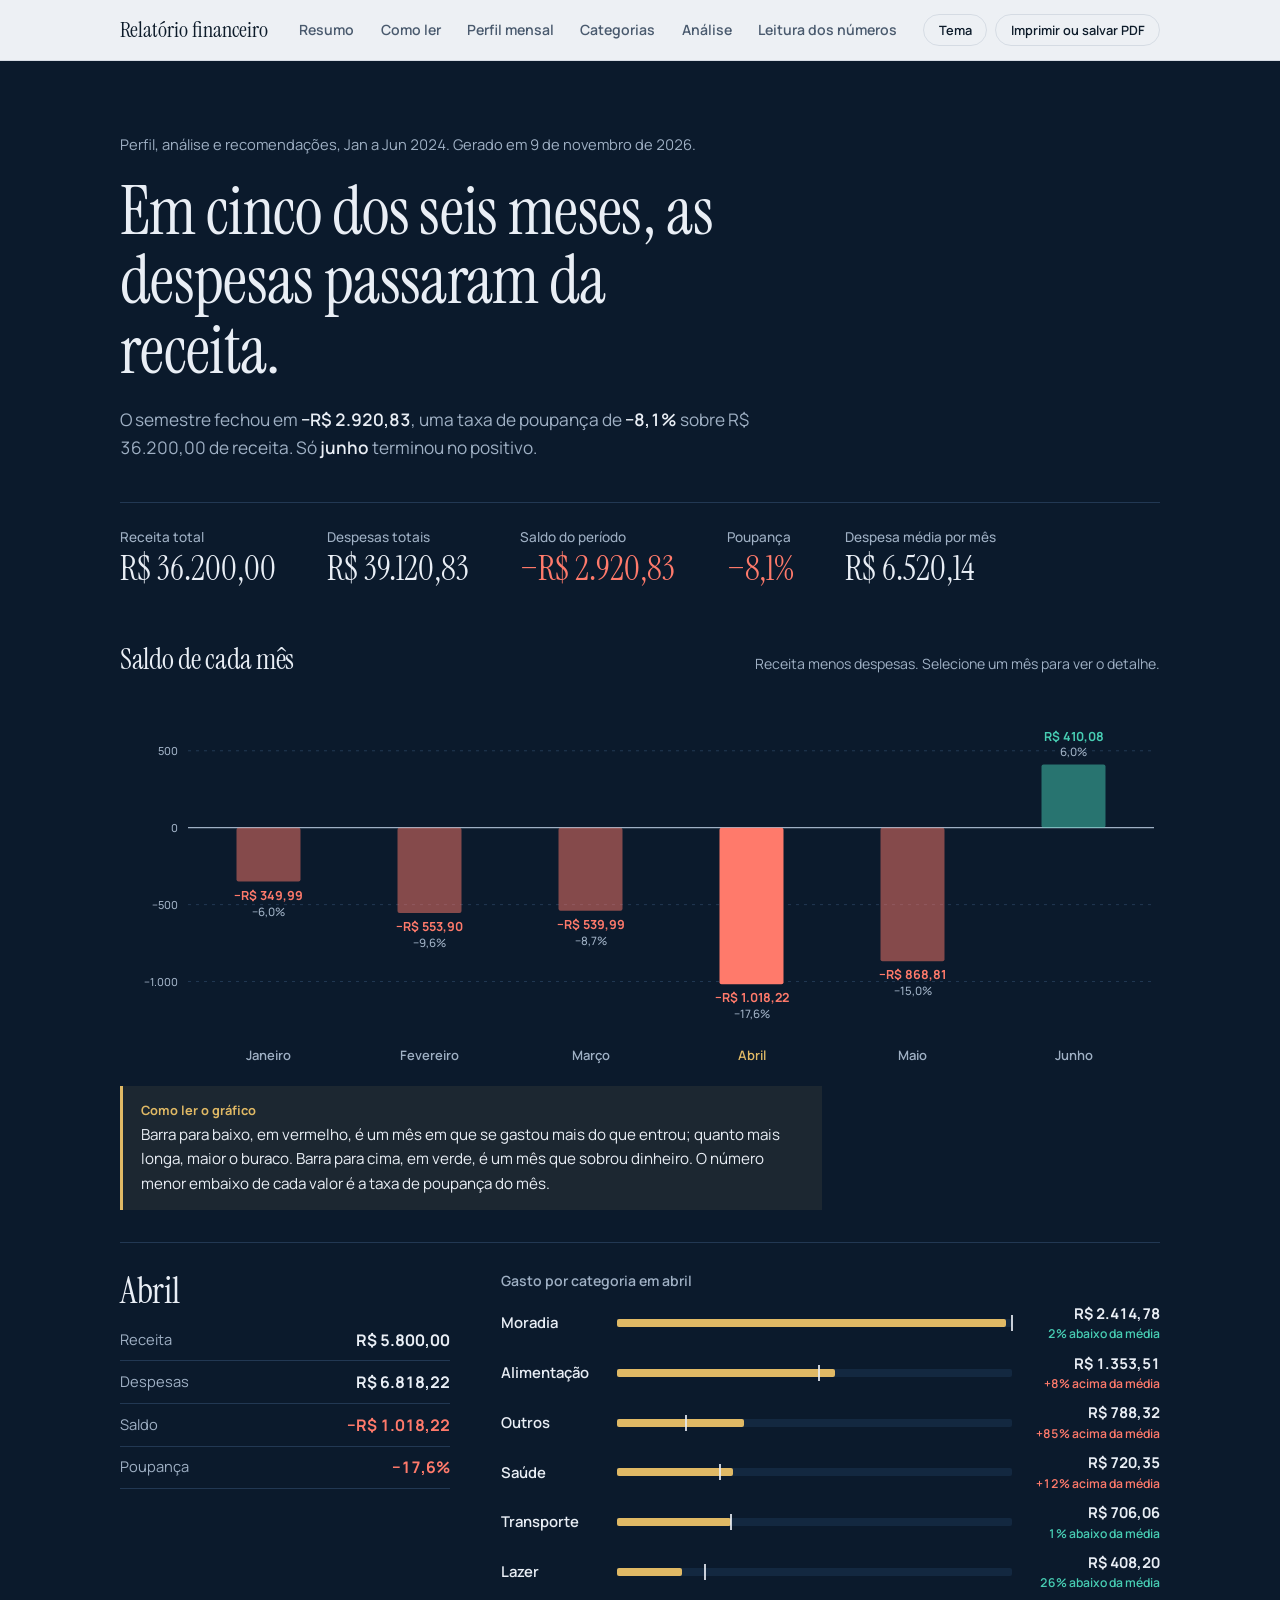
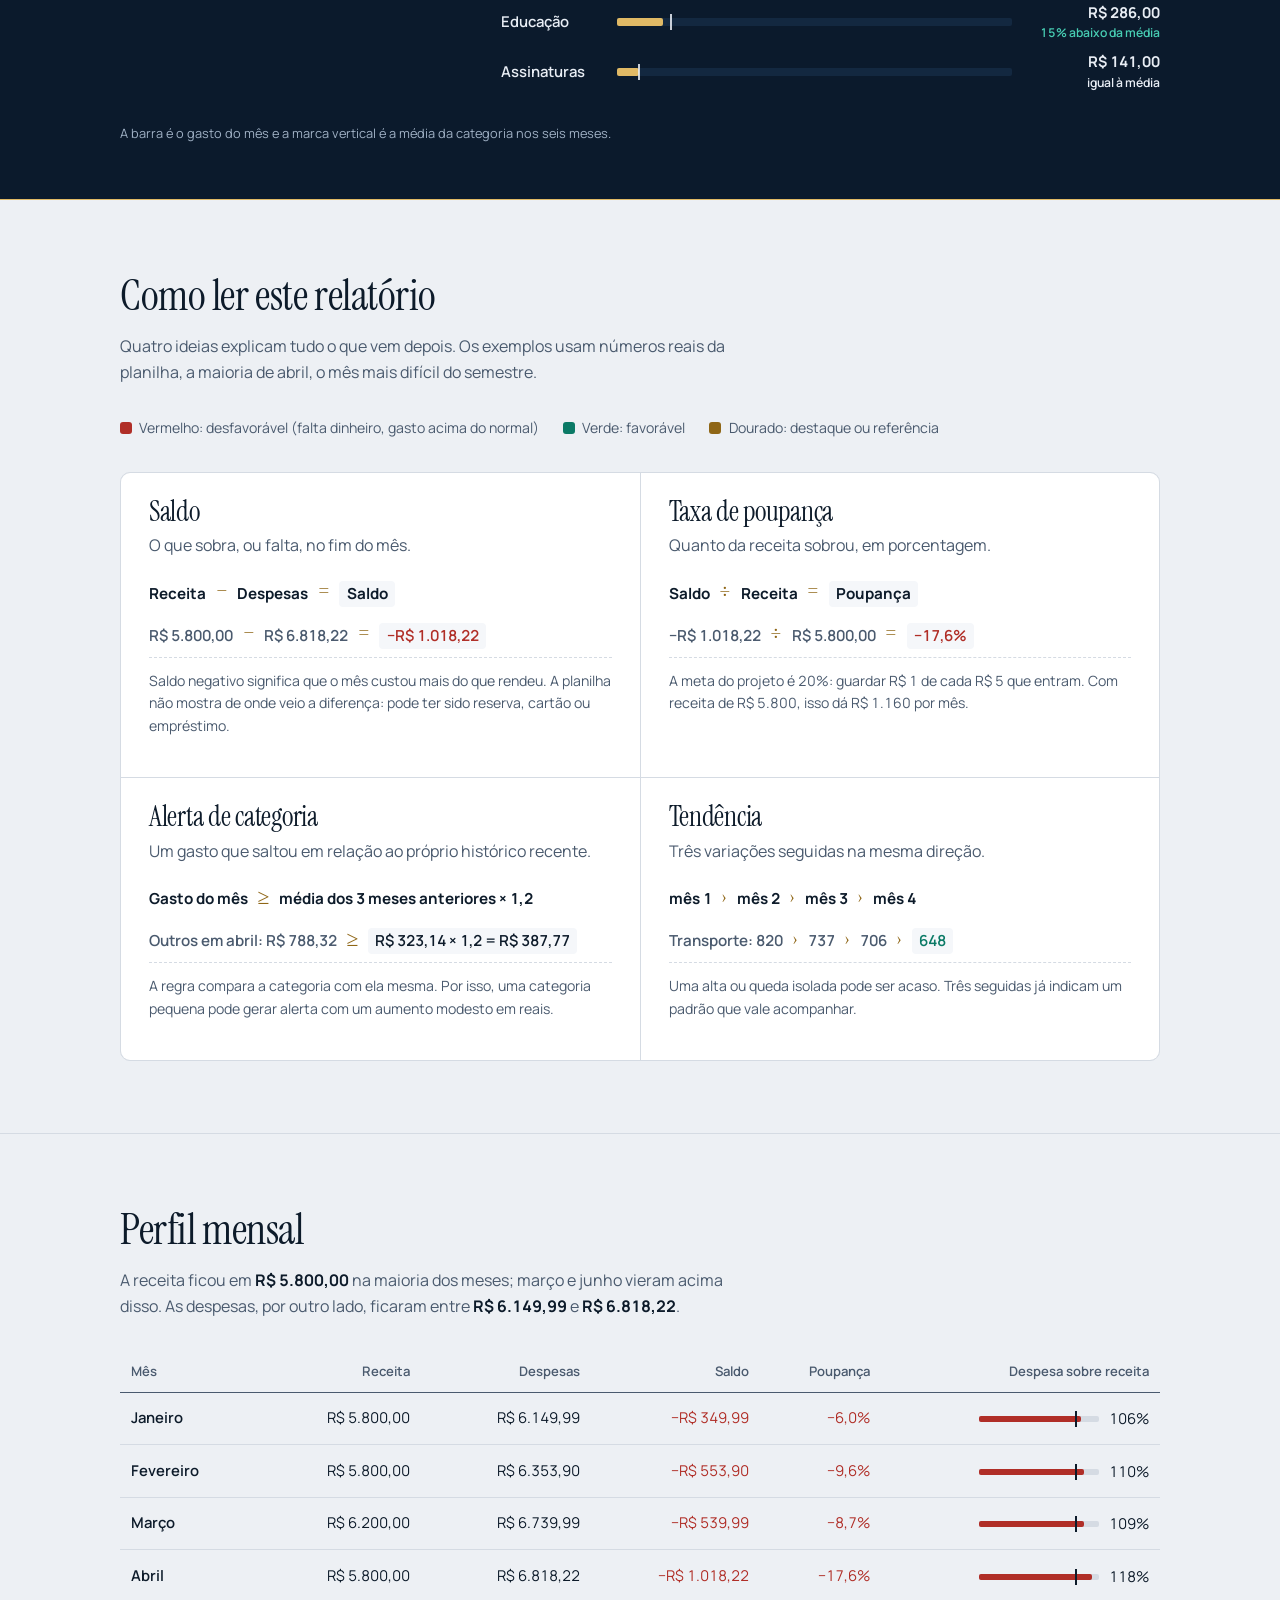
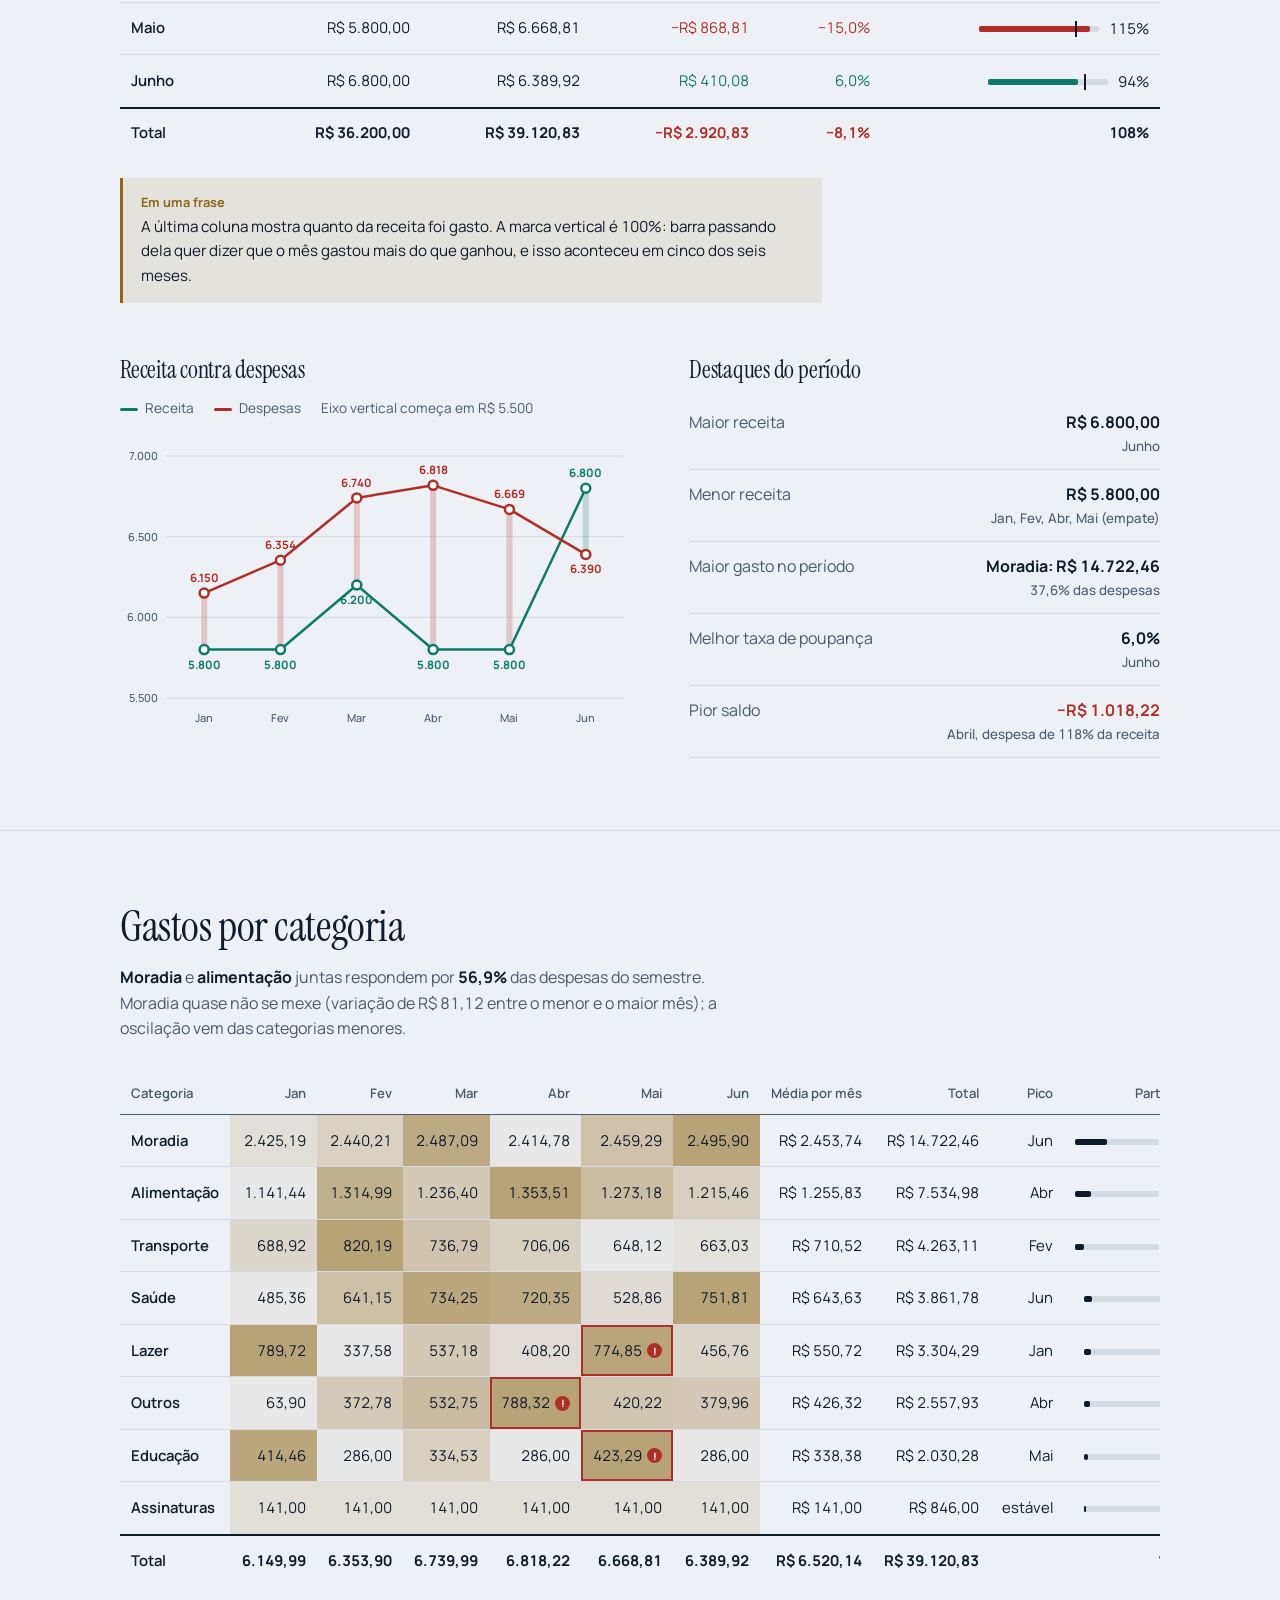
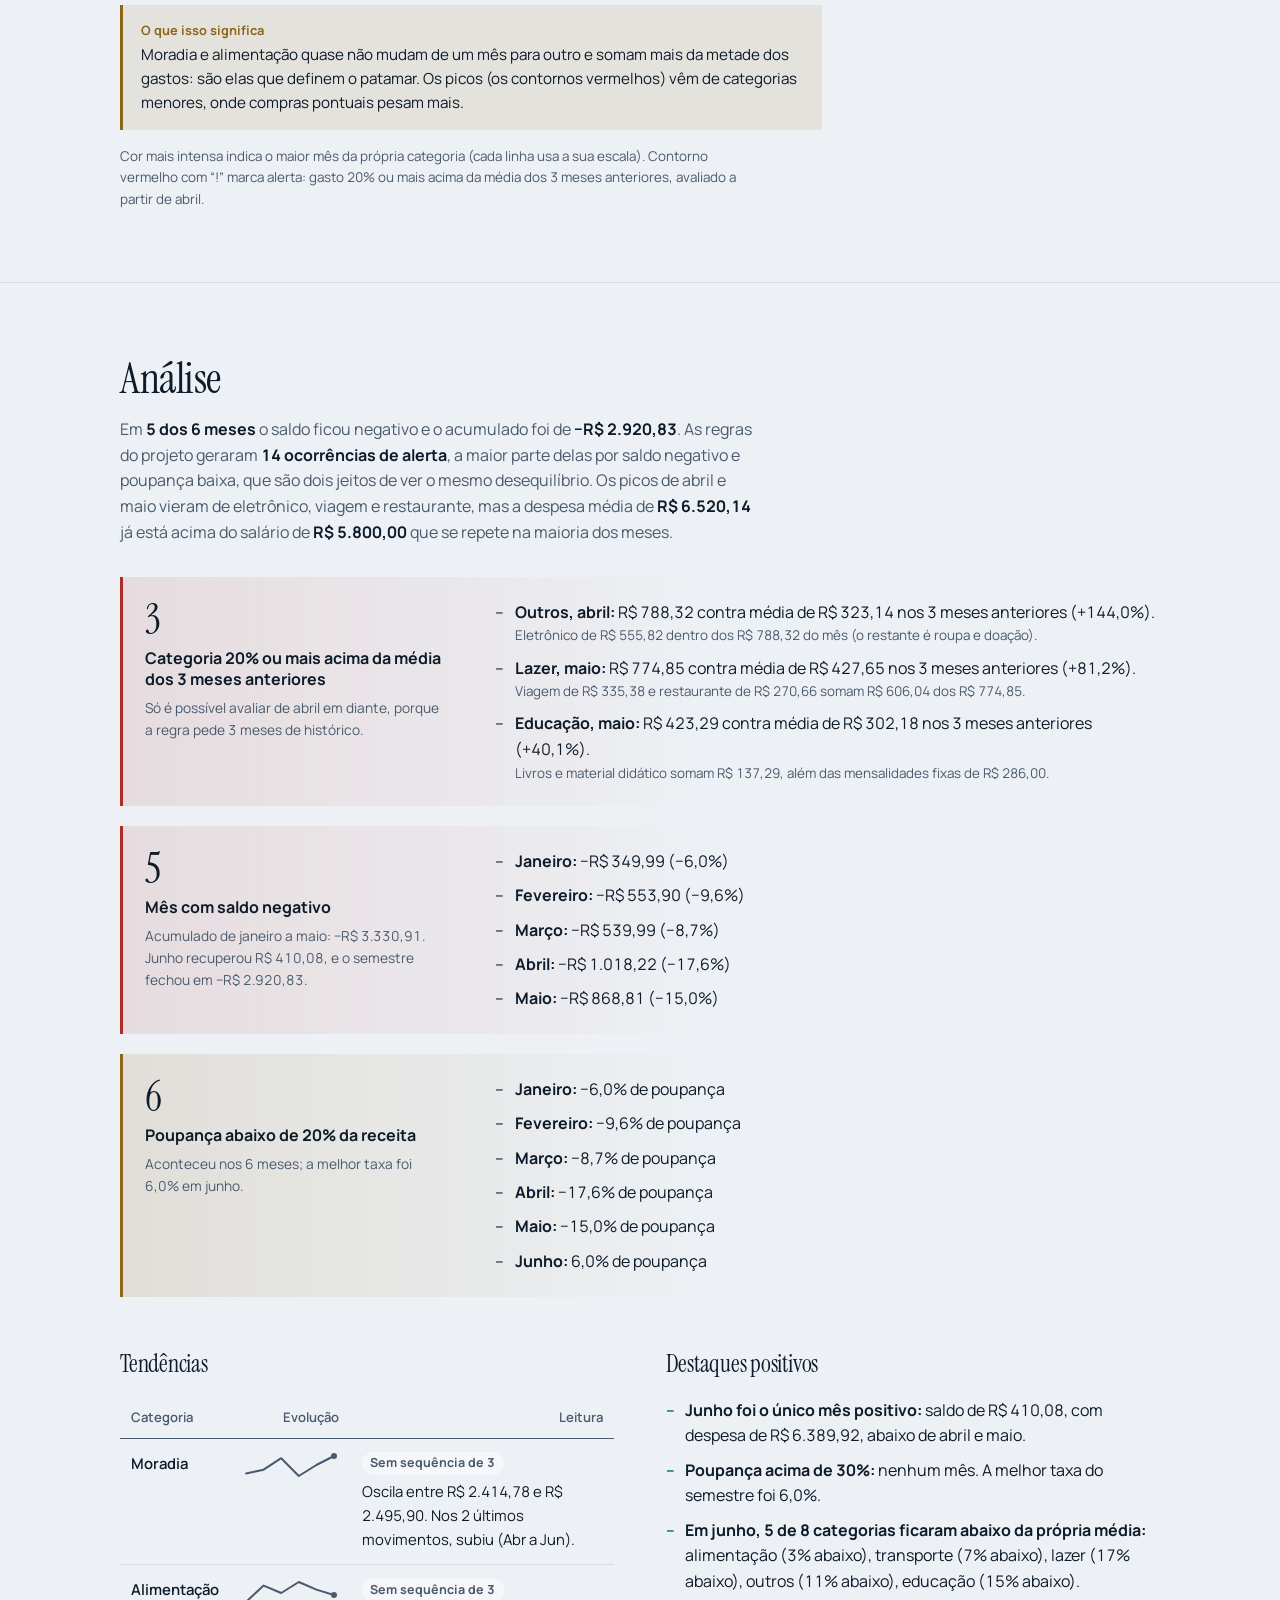
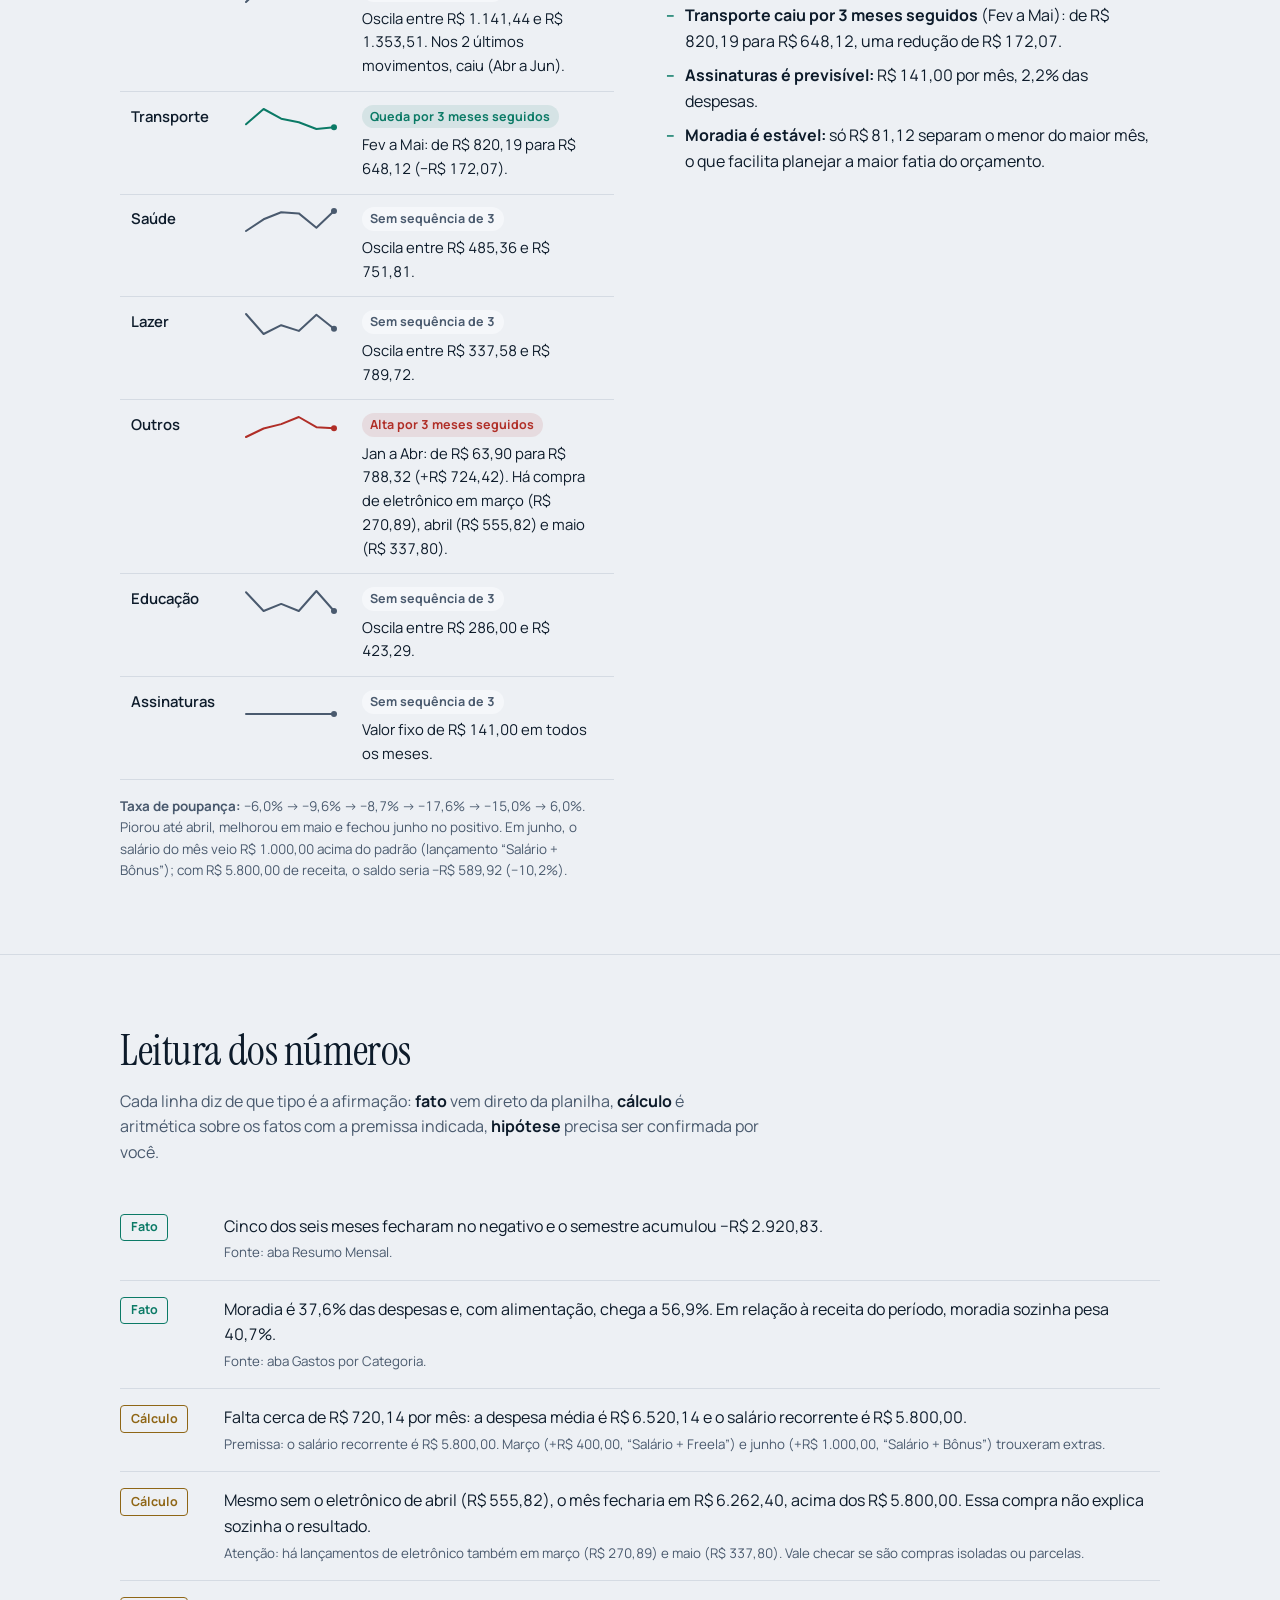
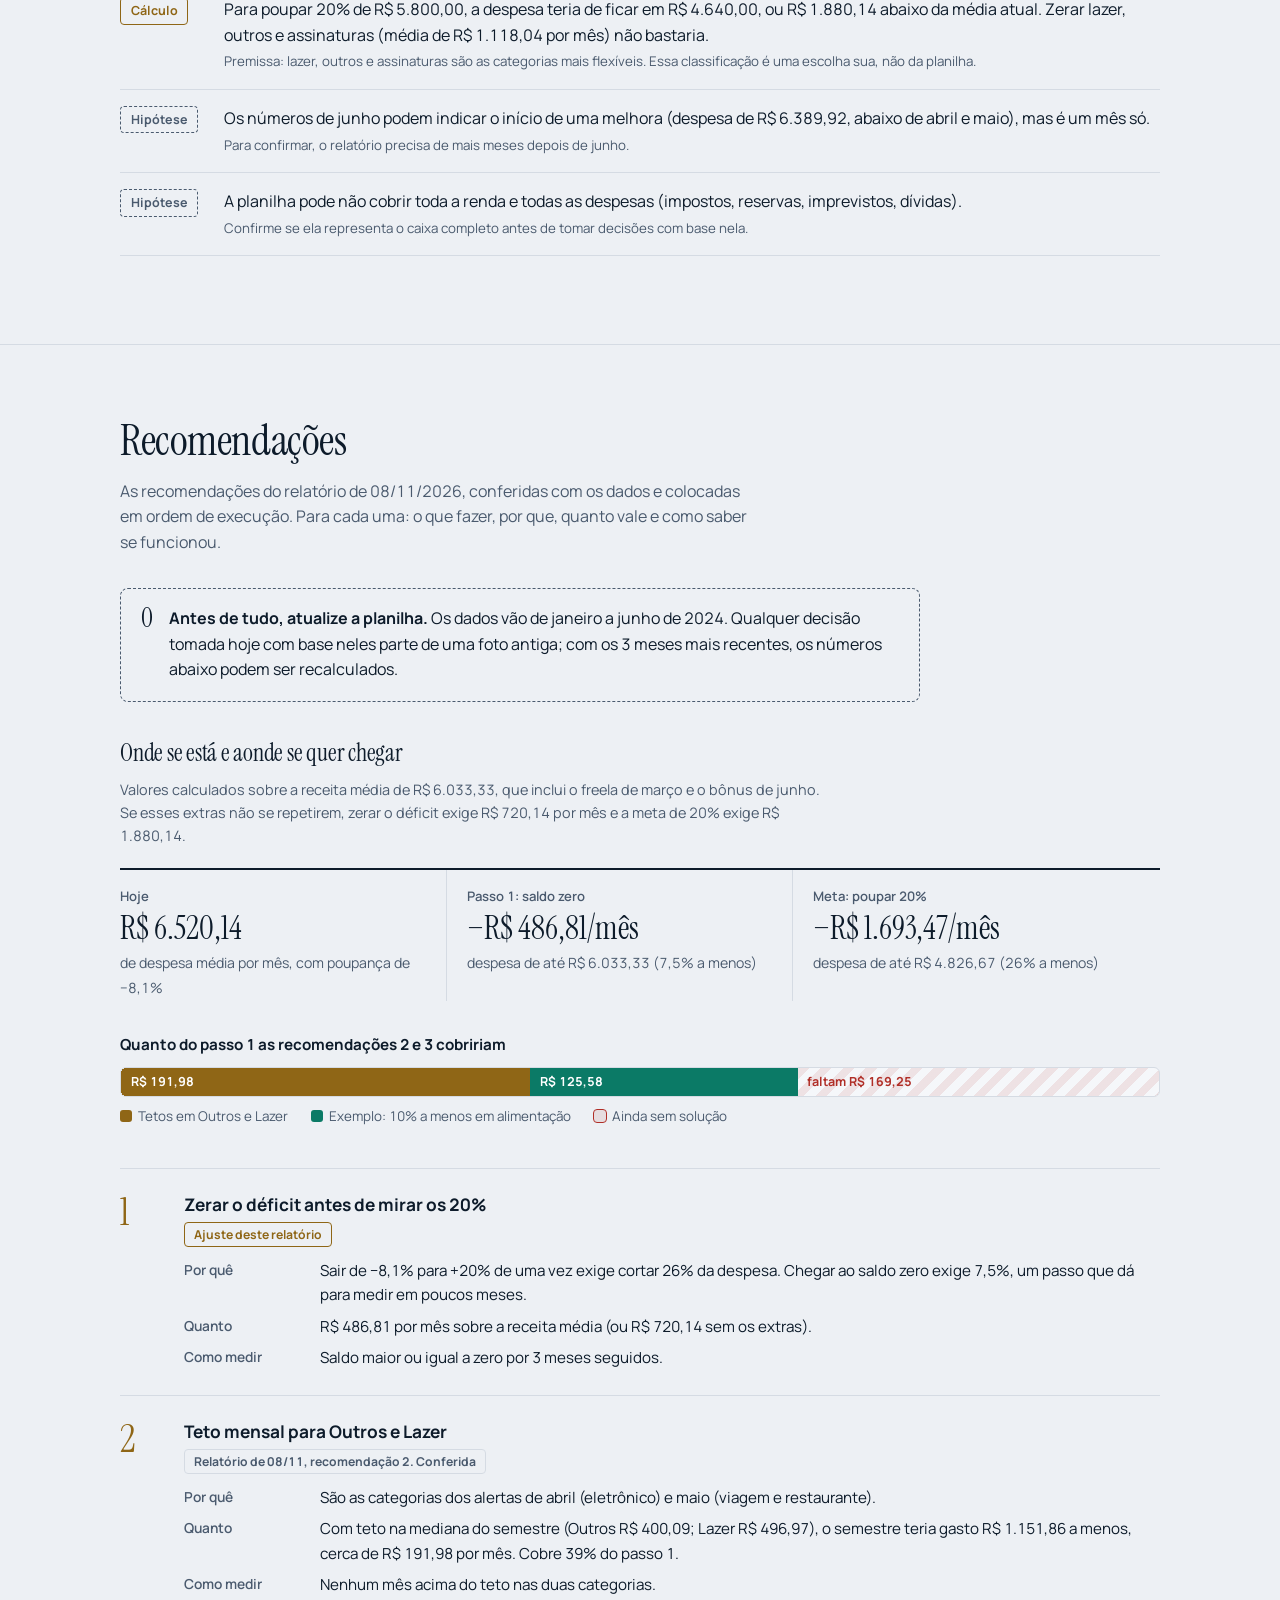
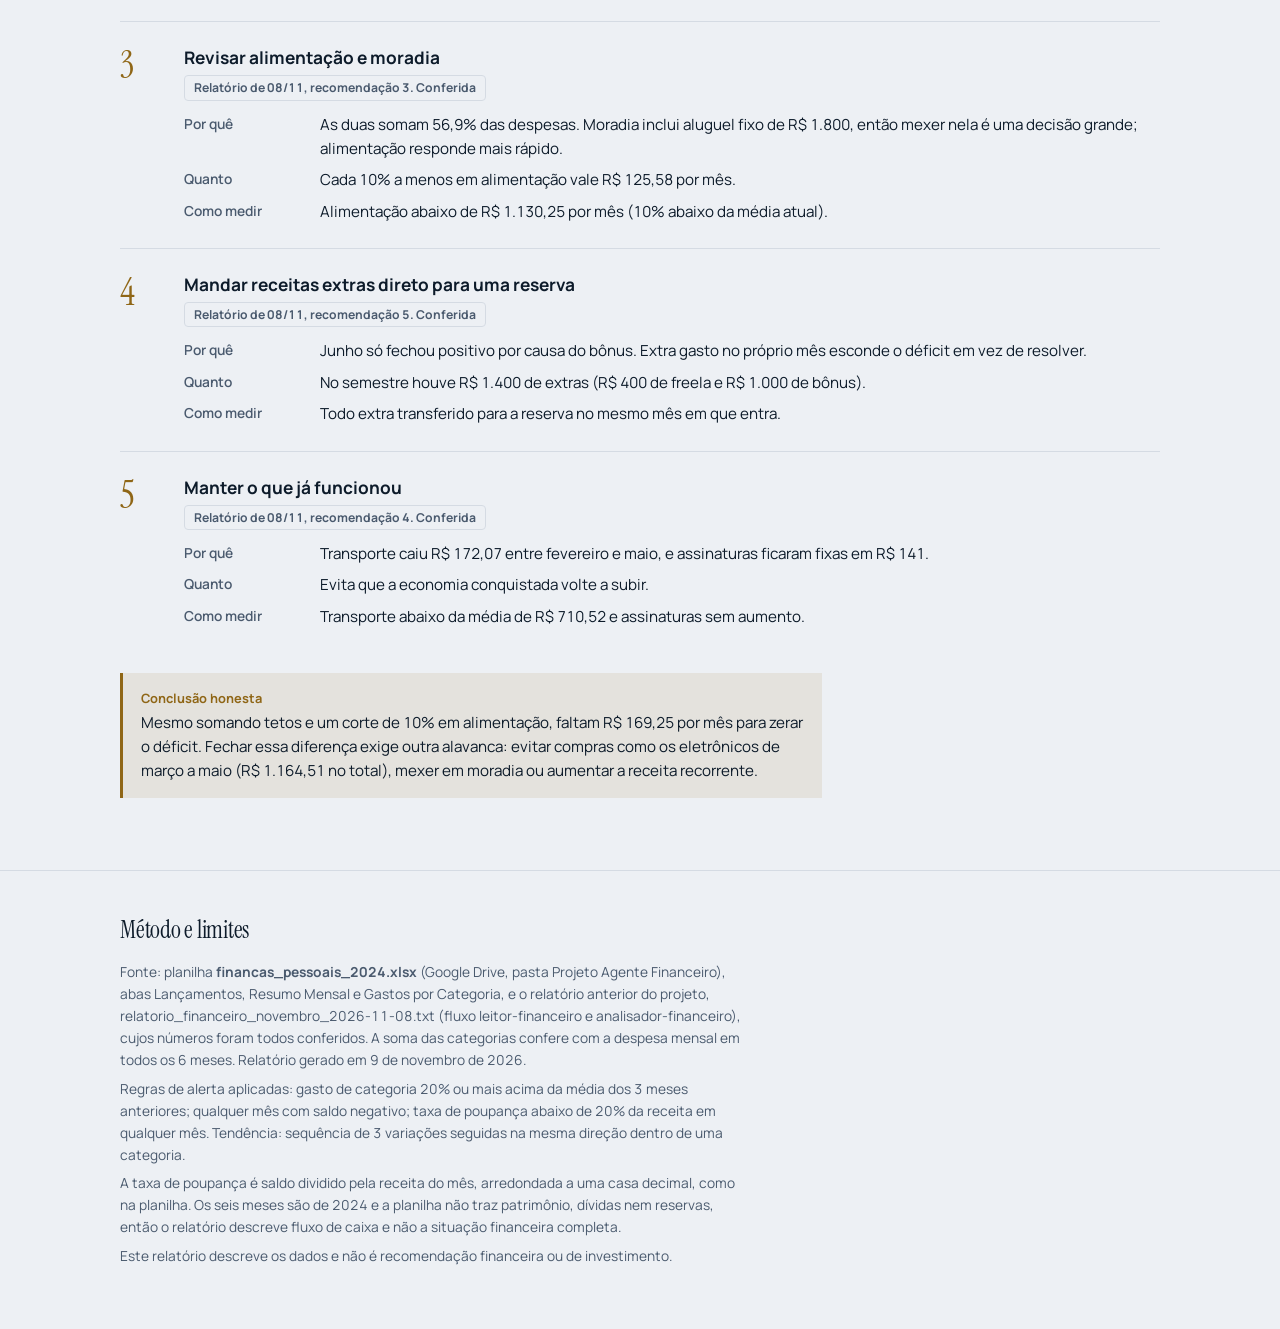
<file: projetos/agente-financeiro/painel/relatorios/relatorio-financeiro-completo.html>
<!doctype html>
<html lang="pt-BR">
<head>
<meta charset="utf-8">
<meta name="viewport" content="width=device-width, initial-scale=1, viewport-fit=cover">
<title>Relatório financeiro completo — Jan a Jun 2024</title>
<link rel="icon" href="data:image/svg+xml,%3Csvg xmlns='http://www.w3.org/2000/svg' viewBox='0 0 100 100'%3E%3Ctext y='.9em' font-size='90'%3E📊%3C/text%3E%3C/svg%3E">
<link rel="preconnect" href="https://fonts.googleapis.com">
<link rel="preconnect" href="https://fonts.gstatic.com" crossorigin>
<link href="https://fonts.googleapis.com/css2?family=Instrument+Serif:ital@0;1&family=Manrope:wght@400;500;600;700&display=swap" rel="stylesheet">
<script>
try{var t=localStorage.getItem('rf-theme');if(t==='light'||t==='dark'){document.documentElement.setAttribute('data-theme',t);}}catch(e){}
</script>
<style>
:root{
  box-sizing:border-box;
  padding-top:env(safe-area-inset-top,0px);
  padding-bottom:env(safe-area-inset-bottom,0px);
  color-scheme:light;
  --bg:#EDF0F4; --surface:#FFFFFF; --surface-2:#F5F7FA;
  --ink:#0D1B2A; --ink-2:#4A5A6E; --line:#D5DBE3;
  --brass:#8F6616; --pos:#0B7A66; --neg:#B02E27;
  --pos-soft:rgba(11,122,102,.10); --neg-soft:rgba(176,46,39,.10);
  --heat:143,102,22; --heat-max:.5;
  --bar-bg:rgba(237,240,244,.86);
  --serif:"Instrument Serif","Iowan Old Style","Palatino Linotype",Georgia,serif;
  --sans:"Manrope",system-ui,-apple-system,"Segoe UI",Roboto,"Helvetica Neue",sans-serif;
}
@media (prefers-color-scheme:dark){
  :root:not([data-theme="light"]){
    color-scheme:dark;
    --bg:#0A1522; --surface:#0F1F33; --surface-2:#132840;
    --ink:#E9EEF5; --ink-2:#9FB0C4; --line:#223853;
    --brass:#E0B965; --pos:#47CDB3; --neg:#FF7A6B;
    --pos-soft:rgba(71,205,179,.14); --neg-soft:rgba(255,122,107,.14);
    --heat:224,185,101; --heat-max:.42;
    --bar-bg:rgba(10,21,34,.86);
  }
}
:root[data-theme="dark"]{
  color-scheme:dark;
  --bg:#0A1522; --surface:#0F1F33; --surface-2:#132840;
  --ink:#E9EEF5; --ink-2:#9FB0C4; --line:#223853;
  --brass:#E0B965; --pos:#47CDB3; --neg:#FF7A6B;
  --pos-soft:rgba(71,205,179,.14); --neg-soft:rgba(255,122,107,.14);
  --heat:224,185,101; --heat-max:.42;
  --bar-bg:rgba(10,21,34,.86);
}
*,*::before,*::after{box-sizing:inherit}
html{scroll-padding-top:calc(env(safe-area-inset-top,0px) + 76px)}
@media (prefers-reduced-motion:no-preference){html{scroll-behavior:smooth}}
body{
  margin:0; background:var(--bg); color:var(--ink);
  font-family:var(--sans); font-size:1rem; line-height:1.6;
  -webkit-font-smoothing:antialiased; text-rendering:optimizeLegibility;
  font-variant-numeric:tabular-nums;
}
body::before{
  content:""; position:fixed; inset:0 0 auto; height:env(safe-area-inset-top,0px);
  z-index:30; background:var(--bar-bg);
  -webkit-backdrop-filter:blur(14px); backdrop-filter:blur(14px);
}
a{color:inherit}
:focus-visible{outline:2px solid var(--brass); outline-offset:3px; border-radius:3px}

.wrap{max-width:1120px; margin-inline:auto; padding-inline:clamp(1rem,4vw,2.5rem)}

/* ---------- barra ---------- */
.bar{
  position:sticky; top:env(safe-area-inset-top,0px); z-index:20;
  background:var(--bar-bg); border-bottom:1px solid var(--line);
  -webkit-backdrop-filter:blur(14px); backdrop-filter:blur(14px);
}
.bar .wrap{display:flex; align-items:center; gap:1.25rem; min-height:60px}
.brand{font-family:var(--serif); font-size:1.35rem; white-space:nowrap; text-decoration:none}
.bar nav{display:flex; gap:.25rem; overflow-x:auto; flex:1; scrollbar-width:none}
.bar nav::-webkit-scrollbar{display:none}
.bar nav a{
  color:var(--ink-2); text-decoration:none; font-size:.88rem; font-weight:600;
  padding:.45rem .7rem; border-radius:6px; white-space:nowrap;
}
.bar nav a:hover{color:var(--ink); background:var(--surface-2)}
.actions{display:flex; gap:.5rem}
.btn{
  font:600 .8rem/1 var(--sans); color:var(--ink); background:transparent;
  border:1px solid var(--line); border-radius:999px; padding:.55rem .9rem; cursor:pointer;
}
.btn:hover{border-color:var(--brass)}

/* ---------- hero (sempre azul-noite, em qualquer tema) ---------- */
.hero{
  --ink:#E9EEF5; --ink-2:#9FB0C4; --line:#223853; --surface-2:#132840;
  --pos:#47CDB3; --neg:#FF7A6B; --brass:#E0B965;
  background:#0B1A2C; color:var(--ink);
  border-bottom:1px solid var(--brass);
  padding-block:clamp(2.5rem,6vw,4.5rem) clamp(2.5rem,5vw,3.5rem);
}
.meta{margin:0 0 1.25rem; color:var(--ink-2); font-size:.92rem}
h1,h2,h3{font-family:var(--serif); font-weight:400; margin:0; letter-spacing:-.01em}
h1{font-size:clamp(2.3rem,5.6vw,4.2rem); line-height:1.04; max-width:21ch}
.lead{max-width:62ch; color:var(--ink-2); font-size:1.08rem; margin:1.25rem 0 0}
.lead strong{color:var(--ink); font-weight:600}
.kpis{display:flex; flex-wrap:wrap; gap:1.5rem clamp(1.5rem,4vw,3.5rem); margin:2.5rem 0 0; padding:1.5rem 0 0; border-top:1px solid var(--line)}
.kpi dt{color:var(--ink-2); font-size:.85rem; font-weight:500}
.kpi dd{margin:.15rem 0 0; font-family:var(--serif); font-size:clamp(1.6rem,3vw,2.1rem); line-height:1.1}
.neg{color:var(--neg)} .pos{color:var(--pos)}
.chart-head{display:flex; flex-wrap:wrap; justify-content:space-between; align-items:baseline; gap:.5rem 1rem; margin:3rem 0 .75rem}
.chart-head h2{font-size:clamp(1.4rem,2.6vw,1.8rem)}
.chart-head p{margin:0; color:var(--ink-2); font-size:.88rem}
#heroChart svg{display:block; width:100%; height:auto; overflow:visible}
#heroChart .bar-g{cursor:pointer}
#heroChart .bar-g rect.b{opacity:.5; transition:opacity .2s}
#heroChart .bar-g[data-sel="1"] rect.b,#heroChart .bar-g:hover rect.b{opacity:1}
#heroChart .bar-g:focus-visible{outline:none}
#heroChart .bar-g:focus-visible rect.b{stroke:var(--brass); stroke-width:3; opacity:1}
#heroChart .mlabel{fill:var(--ink-2); font:600 13px var(--sans)}
#heroChart .bar-g[data-sel="1"] .mlabel{fill:var(--brass)}
#heroChart .vlabel{font:700 12.5px var(--sans)}
#heroChart .plabel{fill:var(--ink-2); font:500 11.5px var(--sans)}
#heroChart .grid{stroke:var(--line); stroke-dasharray:3 5}
#heroChart .zero{stroke:var(--ink-2); stroke-width:1.25}
#heroChart .axis{fill:var(--ink-2); font:500 11px var(--sans)}
@keyframes grow{from{transform:scaleY(0)}to{transform:scaleY(1)}}
@media (prefers-reduced-motion:no-preference){
  #heroChart.rise rect.b{transform-box:fill-box; animation:grow .8s cubic-bezier(.2,.7,.2,1) both; animation-delay:calc(var(--i) * 80ms)}
  #heroChart.rise .p rect.b{transform-origin:50% 100%}
  #heroChart.rise .n rect.b{transform-origin:50% 0}
}
.detail{margin-top:2rem; padding-top:1.75rem; border-top:1px solid var(--line); display:grid; grid-template-columns:minmax(220px,1fr) 2fr; gap:1.75rem clamp(1.5rem,4vw,3.5rem)}
.detail h3{font-size:clamp(1.7rem,3vw,2.3rem); line-height:1.1}
.detail dl{margin:1rem 0 0; display:grid; gap:.55rem}
.detail dl div{display:flex; justify-content:space-between; gap:1rem; border-bottom:1px solid var(--line); padding-bottom:.45rem}
.detail dt{color:var(--ink-2); font-size:.92rem}
.detail dd{margin:0; font-weight:700}
.crows{display:grid; gap:.7rem; align-content:start}
.crows h4{margin:0 0 .15rem; font:600 .88rem var(--sans); color:var(--ink-2)}
.crow{display:grid; grid-template-columns:6.5rem 1fr 8.5rem; gap:.75rem; align-items:center}
.cname{font-weight:600; font-size:.93rem}
.ctrack{position:relative; height:8px; background:var(--surface-2); border-radius:2px}
.cfill{position:absolute; inset:0 auto 0 0; background:var(--brass); border-radius:2px}
.ctick{position:absolute; top:-4px; bottom:-4px; width:2px; background:var(--ink); opacity:.85}
.cright{text-align:right; line-height:1.25}
.cright b{display:block; font-size:.93rem}
.cright small{font-size:.76rem; font-weight:600}
.legend-note{grid-column:1/-1; margin:.25rem 0 0; color:var(--ink-2); font-size:.8rem}

/* ---------- seções ---------- */
.sec{padding-block:clamp(2.75rem,6vw,4.5rem); border-top:1px solid var(--line)}
.hero + .sec{border-top:0}
.sec h2{font-size:clamp(1.9rem,3.6vw,2.7rem); line-height:1.1}
.intro{max-width:64ch; color:var(--ink-2); margin:.9rem 0 2rem}
.intro strong{color:var(--ink)}
.scroll-x{overflow-x:auto; -webkit-overflow-scrolling:touch}
table{width:100%; border-collapse:collapse; font-size:.93rem}
th{color:var(--ink-2); font-weight:600; font-size:.82rem; text-align:right; padding:.6rem .7rem; border-bottom:1px solid var(--ink-2); white-space:nowrap}
th:first-child,td:first-child{text-align:left}
td{padding:.8rem .7rem; text-align:right; border-bottom:1px solid var(--line); white-space:nowrap}
td:first-child{font-weight:600}
tfoot td{border-top:2px solid var(--ink); border-bottom:0; font-weight:700}
.ratio{display:inline-flex; align-items:center; gap:.6rem}
.rtrack{position:relative; width:120px; height:6px; background:var(--line); border-radius:2px}
.rfill{position:absolute; inset:0 auto 0 0; border-radius:2px}
.rmark{position:absolute; top:-5px; bottom:-5px; width:2px; background:var(--ink)}
.two{display:grid; grid-template-columns:1.1fr 1fr; gap:clamp(1.5rem,4vw,3.5rem); margin-top:3rem; align-items:start}
.two h3{font-size:1.5rem; margin-bottom:.6rem}
.legend{display:flex; flex-wrap:wrap; gap:.5rem 1.25rem; margin:0 0 .75rem; font-size:.85rem; color:var(--ink-2)}
.legend i{display:inline-block; width:18px; height:3px; border-radius:2px; margin-right:.45rem; vertical-align:middle}
#lineChart svg{display:block; width:100%; height:auto; overflow:visible}
#lineChart .grid{stroke:var(--line)}
#lineChart .axis{fill:var(--ink-2); font:500 11px var(--sans)}
#lineChart .pt{font:700 11.5px var(--sans)}
dl.facts{margin:0; display:grid; gap:0}
dl.facts div{display:flex; justify-content:space-between; gap:1rem; padding:.75rem 0; border-bottom:1px solid var(--line)}
dl.facts dt{color:var(--ink-2)}
dl.facts dd{margin:0; font-weight:700; text-align:right}
dl.facts small{display:block; font-weight:500; color:var(--ink-2)}

.heat td.c{text-align:right; background:rgba(var(--heat),calc(.06 + var(--heat-max) * var(--f)))}
.heat td.c.flat{background:rgba(var(--heat),.12)}
.heat td.c.alert{box-shadow:inset 0 0 0 2px var(--neg)}
.flag{display:inline-grid; place-items:center; width:15px; height:15px; margin-left:.35rem; border-radius:50%; background:var(--neg); color:var(--surface); font:800 10px/1 var(--sans); vertical-align:1px}
.share{display:inline-flex; align-items:center; gap:.5rem}
.strack{width:84px; height:6px; background:var(--line); border-radius:2px; position:relative}
.sfill{position:absolute; inset:0 auto 0 0; background:var(--ink); border-radius:2px}
.note{color:var(--ink-2); font-size:.84rem; margin:1rem 0 0; max-width:80ch}

.rules{display:grid; gap:1.25rem; margin-top:2rem}
.rule{display:grid; grid-template-columns:minmax(200px,1fr) 2.2fr; gap:1rem clamp(1.5rem,4vw,3rem); padding:1.4rem 0 1.4rem 1.4rem; border-left:3px solid var(--neg); background:linear-gradient(90deg,var(--neg-soft),transparent 55%)}
.rule.brass{border-left-color:var(--brass); background:linear-gradient(90deg,rgba(var(--heat),.12),transparent 55%)}
.rule h3{font-family:var(--sans); font-weight:700; font-size:1rem; line-height:1.35; letter-spacing:0}
.rule .count{font-family:var(--serif); font-size:2.6rem; line-height:1; display:block; margin-bottom:.4rem}
.rule p{margin:.4rem 0 0; color:var(--ink-2); font-size:.86rem}
ul.dash{list-style:none; margin:0; padding:0; display:grid; gap:.55rem}
ul.dash li{position:relative; padding-left:1.2rem}
ul.dash li::before{content:"–"; position:absolute; left:0; color:var(--ink-2); font-weight:700}
ul.dash.good li::before{color:var(--pos)}
ul.dash small{display:block; color:var(--ink-2); font-size:.84rem}
.trends td{vertical-align:top; white-space:normal}
.trends td{text-align:left}
.trends td:nth-child(2){width:120px}
.trends td:last-child{text-align:left}
.spark{display:block}
.pill{display:block; width:fit-content; font-size:.78rem; font-weight:700; padding:.12rem .55rem; border-radius:999px; margin-bottom:.3rem}
.pill.up{background:var(--neg-soft); color:var(--neg)}
.pill.down{background:var(--pos-soft); color:var(--pos)}
.pill.none{background:var(--surface-2); color:var(--ink-2)}
.blocks{display:grid; grid-template-columns:1fr 1fr; gap:clamp(1.5rem,4vw,3.5rem); margin-top:3rem}
.blocks h3{font-size:1.5rem; margin-bottom:.9rem}
.reading{display:grid; gap:0; margin-top:2rem}
.reading li{list-style:none; display:grid; grid-template-columns:5.5rem 1fr; gap:1rem; padding:1rem 0; border-bottom:1px solid var(--line)}
ul.reading{padding:0}
.tag{align-self:start; justify-self:start; font-size:.78rem; font-weight:700; padding:.18rem .6rem; border-radius:4px; border:1px solid var(--line)}
.tag.fato{color:var(--pos); border-color:var(--pos)}
.tag.calc{color:var(--brass); border-color:var(--brass)}
.tag.hip{color:var(--ink-2); border-style:dashed; border-color:var(--ink-2)}
.reading p{margin:0}
.reading small{display:block; color:var(--ink-2); margin-top:.2rem}

.takeaway{margin:1.25rem 0 0; padding:.9rem 1.1rem; border-left:3px solid var(--brass); background:rgba(var(--heat),.10); max-width:78ch; font-size:.95rem}
.takeaway b{display:block; font-size:.8rem; color:var(--brass); margin-bottom:.15rem}
.hero .takeaway{background:rgba(224,185,101,.08)}
.colors{display:flex; flex-wrap:wrap; gap:.5rem 1.5rem; margin:0 0 2rem; font-size:.88rem; color:var(--ink-2)}
.colors i{display:inline-block; width:12px; height:12px; border-radius:3px; margin-right:.45rem; vertical-align:-1px}
.concepts{display:grid; grid-template-columns:repeat(2,minmax(0,1fr)); gap:1px; background:var(--line); border:1px solid var(--line); border-radius:10px; overflow:hidden}
.concept{background:var(--surface); padding:1.5rem clamp(1.1rem,3vw,1.75rem)}
.concept h3{font-size:1.75rem; line-height:1.1}
.concept > p{margin:.35rem 0 1rem; color:var(--ink-2)}
.eq{display:flex; flex-wrap:wrap; align-items:baseline; gap:.35rem .6rem; font-weight:700; font-size:.95rem}
.eq.ex{margin-top:.45rem; font-weight:600; color:var(--ink-2)}
.eq .op{color:var(--brass); font-family:var(--serif); font-size:1.35rem; font-weight:400}
.eq .res{color:var(--ink); background:var(--surface-2); padding:.05rem .45rem; border-radius:4px}
.eq .res.neg{color:var(--neg)} .eq .res.pos{color:var(--pos)}
.hint{margin:1rem 0 0; font-size:.88rem; color:var(--ink-2); border-top:1px dashed var(--line); padding-top:.75rem}
.before{display:grid; grid-template-columns:auto 1fr; gap:1rem; align-items:start; padding:1.1rem 1.25rem; border:1px dashed var(--ink-2); border-radius:8px; margin:0 0 2rem; max-width:80ch}
.before b{font-family:var(--serif); font-weight:400; font-size:1.6rem; line-height:1}
.before p{margin:0}
.ladder{margin:0 0 2.5rem}
.ladder h3{font-size:1.5rem; margin-bottom:.4rem}
.ladder .sub{color:var(--ink-2); font-size:.9rem; margin:0 0 1.25rem; max-width:78ch}
.steps{display:grid; grid-template-columns:repeat(3,minmax(0,1fr)); gap:0; border-top:2px solid var(--ink)}
.step{padding:1rem 1.25rem 0 0; border-right:1px solid var(--line); margin-right:1.25rem}
.step:last-child{border-right:0; margin-right:0}
.step small{display:block; color:var(--ink-2); font-weight:600; font-size:.82rem}
.step strong{display:block; font-family:var(--serif); font-weight:400; font-size:clamp(1.5rem,2.6vw,2rem); line-height:1.15; margin:.2rem 0}
.step span{font-size:.88rem; color:var(--ink-2)}
.cover{margin:2rem 0 0}
.cover h4{margin:0 0 .6rem; font-size:.95rem}
.cbar{display:flex; height:30px; border-radius:6px; overflow:hidden; background:var(--surface-2); border:1px solid var(--line)}
.cbar i{display:flex; align-items:center; padding:0 .6rem; font-style:normal; font-size:.78rem; font-weight:700; white-space:nowrap; overflow:hidden}
.cbar .c1{background:var(--brass); color:var(--surface)}
.cbar .c2{background:var(--pos); color:var(--surface)}
.cbar .c3{background:repeating-linear-gradient(135deg,var(--neg-soft) 0 8px,transparent 8px 16px); color:var(--neg)}
.ckey{display:flex; flex-wrap:wrap; gap:.4rem 1.4rem; margin:.6rem 0 0; font-size:.84rem; color:var(--ink-2)}
.ckey i{display:inline-block; width:12px; height:12px; border-radius:3px; margin-right:.4rem; vertical-align:-1px}
ol.recs{list-style:none; margin:0; padding:0; counter-reset:r; display:grid; gap:0}
ol.recs > li{counter-increment:r; display:grid; grid-template-columns:3rem 1fr; gap:1rem; padding:1.5rem 0; border-top:1px solid var(--line)}
ol.recs > li::before{content:counter(r); font-family:var(--serif); font-size:2.4rem; line-height:1; color:var(--brass)}
.rec h3{font-family:var(--sans); font-weight:700; font-size:1.08rem; letter-spacing:0; line-height:1.35}
.rec .origin{display:inline-block; margin:.35rem 0 .75rem; font-size:.76rem; font-weight:700; padding:.12rem .55rem; border-radius:4px; border:1px solid var(--line); color:var(--ink-2)}
.rec .origin.adj{color:var(--brass); border-color:var(--brass)}
.rec dl{display:grid; grid-template-columns:7.5rem 1fr; gap:.45rem 1rem; margin:0}
.rec dt{color:var(--ink-2); font-size:.86rem; font-weight:600}
.rec dd{margin:0; font-size:.95rem}
@media (max-width:860px){
  .concepts,.steps{grid-template-columns:1fr}
  .step{border-right:0; margin-right:0; border-bottom:1px solid var(--line); padding-bottom:1rem}
  .rec dl{grid-template-columns:1fr; gap:.1rem}
  .rec dd{margin-bottom:.5rem}
  ol.recs > li{grid-template-columns:2.2rem 1fr}
}
footer{border-top:1px solid var(--line); padding-block:2.5rem 3.5rem; color:var(--ink-2); font-size:.86rem}
footer h2{font-size:1.5rem; color:var(--ink); margin-bottom:.75rem}
footer p{max-width:78ch; margin:.4rem 0}

@media (max-width:860px){
  .detail,.two,.blocks,.rule{grid-template-columns:1fr}
  .crow{grid-template-columns:5.2rem 1fr 7.6rem; gap:.6rem}
  .bar .wrap{gap:.75rem}
  .brand{font-size:1.15rem}
}
@media (max-width:560px){
  .btn.print{display:none}
  .reading li{grid-template-columns:1fr; gap:.5rem}
}
@media print{
  :root{padding:0}
  :root,:root[data-theme="dark"]{
    --bg:#fff; --surface:#fff; --surface-2:#f4f6f8; --ink:#0D1B2A; --ink-2:#4A5A6E; --line:#cfd6de;
    --brass:#8F6616; --pos:#0B7A66; --neg:#B02E27; --heat:143,102,22; --heat-max:.5;
  }
  body::before,.bar{display:none}
  .hero,.heat td.c,.rule,.pill,.rfill,.sfill,.cfill,#heroChart rect{-webkit-print-color-adjust:exact; print-color-adjust:exact}
  .sec,.rule,.reading li{break-inside:avoid}
}
</style>
</head>
<body>
<header class="bar">
  <div class="wrap">
    <a class="brand" href="#resumo">Relatório financeiro</a>
    <nav aria-label="Seções">
      <a href="#resumo">Resumo</a>
      <a href="#como-ler">Como ler</a>
      <a href="#perfil">Perfil mensal</a>
      <a href="#categorias">Categorias</a>
      <a href="#analise">Análise</a>
      <a href="#leitura">Leitura dos números</a>
      <a href="#recomendacoes">Recomendações</a>
      <a href="#metodo">Método</a>
    </nav>
    <div class="actions">
      <button class="btn" id="themeBtn" type="button" aria-label="Alternar tema claro e escuro">Tema</button>
      <button class="btn print" id="printBtn" type="button">Imprimir ou salvar PDF</button>
    </div>
  </div>
</header>

<main>
  <section class="hero" id="resumo" aria-labelledby="h1">
    <div class="wrap">
      <p class="meta" id="meta"></p>
      <h1 id="h1">Carregando relatório…</h1>
      <p class="lead" id="lead"></p>
      <dl class="kpis" id="kpis"></dl>

      <div class="chart-head">
        <h2>Saldo de cada mês</h2>
        <p>Receita menos despesas. Selecione um mês para ver o detalhe.</p>
      </div>
      <div id="heroChart" class="rise"></div>
      <p class="takeaway"><b>Como ler o gráfico</b>Barra para baixo, em vermelho, é um mês em que se gastou mais do que entrou; quanto mais longa, maior o buraco. Barra para cima, em verde, é um mês que sobrou dinheiro. O número menor embaixo de cada valor é a taxa de poupança do mês.</p>
      <div class="detail" id="detail" aria-live="polite"></div>
    </div>
  </section>

  <section class="sec" id="como-ler" aria-labelledby="h-como">
    <div class="wrap">
      <h2 id="h-como">Como ler este relatório</h2>
      <p class="intro">Quatro ideias explicam tudo o que vem depois. Os exemplos usam números reais da planilha, a maioria de abril, o mês mais difícil do semestre.</p>
      <p class="colors"><span><i style="background:var(--neg)"></i>Vermelho: desfavorável (falta dinheiro, gasto acima do normal)</span><span><i style="background:var(--pos)"></i>Verde: favorável</span><span><i style="background:var(--brass)"></i>Dourado: destaque ou referência</span></p>
      <div class="concepts">
        <article class="concept">
          <h3>Saldo</h3>
          <p>O que sobra, ou falta, no fim do mês.</p>
          <div class="eq"><span>Receita</span><span class="op">−</span><span>Despesas</span><span class="op">=</span><span class="res">Saldo</span></div>
          <div class="eq ex"><span>R$ 5.800,00</span><span class="op">−</span><span>R$ 6.818,22</span><span class="op">=</span><span class="res neg">−R$ 1.018,22</span></div>
          <p class="hint">Saldo negativo significa que o mês custou mais do que rendeu. A planilha não mostra de onde veio a diferença: pode ter sido reserva, cartão ou empréstimo.</p>
        </article>
        <article class="concept">
          <h3>Taxa de poupança</h3>
          <p>Quanto da receita sobrou, em porcentagem.</p>
          <div class="eq"><span>Saldo</span><span class="op">÷</span><span>Receita</span><span class="op">=</span><span class="res">Poupança</span></div>
          <div class="eq ex"><span>−R$ 1.018,22</span><span class="op">÷</span><span>R$ 5.800,00</span><span class="op">=</span><span class="res neg">−17,6%</span></div>
          <p class="hint">A meta do projeto é 20%: guardar R$ 1 de cada R$ 5 que entram. Com receita de R$ 5.800, isso dá R$ 1.160 por mês.</p>
        </article>
        <article class="concept">
          <h3>Alerta de categoria</h3>
          <p>Um gasto que saltou em relação ao próprio histórico recente.</p>
          <div class="eq"><span>Gasto do mês</span><span class="op">≥</span><span>média dos 3 meses anteriores × 1,2</span></div>
          <div class="eq ex"><span>Outros em abril: R$ 788,32</span><span class="op">≥</span><span class="res">R$ 323,14 × 1,2 = R$ 387,77</span></div>
          <p class="hint">A regra compara a categoria com ela mesma. Por isso, uma categoria pequena pode gerar alerta com um aumento modesto em reais.</p>
        </article>
        <article class="concept">
          <h3>Tendência</h3>
          <p>Três variações seguidas na mesma direção.</p>
          <div class="eq"><span>mês 1</span><span class="op">›</span><span>mês 2</span><span class="op">›</span><span>mês 3</span><span class="op">›</span><span>mês 4</span></div>
          <div class="eq ex"><span>Transporte: 820</span><span class="op">›</span><span>737</span><span class="op">›</span><span>706</span><span class="op">›</span><span class="res pos">648</span></div>
          <p class="hint">Uma alta ou queda isolada pode ser acaso. Três seguidas já indicam um padrão que vale acompanhar.</p>
        </article>
      </div>
    </div>
  </section>

  <section class="sec" id="perfil" aria-labelledby="h-perfil">
    <div class="wrap">
      <h2 id="h-perfil">Perfil mensal</h2>
      <p class="intro" id="perfilIntro"></p>
      <div class="scroll-x">
        <table id="ledger">
          <caption class="sr" style="position:absolute;left:-9999px">Receita, despesas, saldo e taxa de poupança por mês</caption>
        </table>
      </div>
      <p class="takeaway"><b>Em uma frase</b>A última coluna mostra quanto da receita foi gasto. A marca vertical é 100%: barra passando dela quer dizer que o mês gastou mais do que ganhou, e isso aconteceu em cinco dos seis meses.</p>
      <div class="two">
        <div>
          <h3>Receita contra despesas</h3>
          <div class="legend">
            <span><i style="background:var(--pos)"></i>Receita</span>
            <span><i style="background:var(--neg)"></i>Despesas</span>
            <span>Eixo vertical começa em R$ 5.500</span>
          </div>
          <div id="lineChart"></div>
        </div>
        <div>
          <h3>Destaques do período</h3>
          <dl class="facts" id="facts"></dl>
        </div>
      </div>
    </div>
  </section>

  <section class="sec" id="categorias" aria-labelledby="h-cat">
    <div class="wrap">
      <h2 id="h-cat">Gastos por categoria</h2>
      <p class="intro" id="catIntro"></p>
      <div class="scroll-x"><table class="heat" id="heat"></table></div>
      <p class="takeaway"><b>O que isso significa</b>Moradia e alimentação quase não mudam de um mês para outro e somam mais da metade dos gastos: são elas que definem o patamar. Os picos (os contornos vermelhos) vêm de categorias menores, onde compras pontuais pesam mais.</p>
      <p class="note">Cor mais intensa indica o maior mês da própria categoria (cada linha usa a sua escala). Contorno vermelho com “!” marca alerta: gasto 20% ou mais acima da média dos 3 meses anteriores, avaliado a partir de abril.</p>
    </div>
  </section>

  <section class="sec" id="analise" aria-labelledby="h-an">
    <div class="wrap">
      <h2 id="h-an">Análise</h2>
      <p class="intro" id="anIntro"></p>
      <div class="rules" id="rules"></div>
      <div class="blocks">
        <div>
          <h3>Tendências</h3>
          <div class="scroll-x"><table class="trends" id="trends"></table></div>
          <p class="note" id="trendNote"></p>
        </div>
        <div>
          <h3>Destaques positivos</h3>
          <ul class="dash good" id="positives"></ul>
        </div>
      </div>
    </div>
  </section>

  <section class="sec" id="leitura" aria-labelledby="h-le">
    <div class="wrap">
      <h2 id="h-le">Leitura dos números</h2>
      <p class="intro">Cada linha diz de que tipo é a afirmação: <strong>fato</strong> vem direto da planilha, <strong>cálculo</strong> é aritmética sobre os fatos com a premissa indicada, <strong>hipótese</strong> precisa ser confirmada por você.</p>
      <ul class="reading" id="reading"></ul>
    </div>
  </section>

  <section class="sec" id="recomendacoes" aria-labelledby="h-rec">
    <div class="wrap">
      <h2 id="h-rec">Recomendações</h2>
      <p class="intro">As recomendações do relatório de 08/11/2026, conferidas com os dados e colocadas em ordem de execução. Para cada uma: o que fazer, por que, quanto vale e como saber se funcionou.</p>

      <div class="before"><b>0</b><p><strong>Antes de tudo, atualize a planilha.</strong> Os dados vão de janeiro a junho de 2024. Qualquer decisão tomada hoje com base neles parte de uma foto antiga; com os 3 meses mais recentes, os números abaixo podem ser recalculados.</p></div>

      <div class="ladder">
        <h3>Onde se está e aonde se quer chegar</h3>
        <p class="sub">Valores calculados sobre a receita média de R$ 6.033,33, que inclui o freela de março e o bônus de junho. Se esses extras não se repetirem, zerar o déficit exige R$ 720,14 por mês e a meta de 20% exige R$ 1.880,14.</p>
        <div class="steps">
          <div class="step"><small>Hoje</small><strong>R$ 6.520,14</strong><span>de despesa média por mês, com poupança de −8,1%</span></div>
          <div class="step"><small>Passo 1: saldo zero</small><strong>−R$ 486,81/mês</strong><span>despesa de até R$ 6.033,33 (7,5% a menos)</span></div>
          <div class="step"><small>Meta: poupar 20%</small><strong>−R$ 1.693,47/mês</strong><span>despesa de até R$ 4.826,67 (26% a menos)</span></div>
        </div>
        <div class="cover">
          <h4>Quanto do passo 1 as recomendações 2 e 3 cobririam</h4>
          <div class="cbar" role="img" aria-label="Do corte de R$ 486,81 por mês: tetos em Outros e Lazer cobrem R$ 191,98, menos 10% em alimentação cobre R$ 125,58 e faltam R$ 169,25">
            <i class="c1" style="width:39.4%">R$ 191,98</i><i class="c2" style="width:25.8%">R$ 125,58</i><i class="c3" style="width:34.8%">faltam R$ 169,25</i>
          </div>
          <p class="ckey"><span><i style="background:var(--brass)"></i>Tetos em Outros e Lazer</span><span><i style="background:var(--pos)"></i>Exemplo: 10% a menos em alimentação</span><span><i style="background:var(--neg-soft);outline:1px solid var(--neg)"></i>Ainda sem solução</span></p>
        </div>
      </div>

      <ol class="recs">
        <li class="rec"><div>
          <h3>Zerar o déficit antes de mirar os 20%</h3>
          <span class="origin adj">Ajuste deste relatório</span>
          <dl>
            <dt>Por quê</dt><dd>Sair de −8,1% para +20% de uma vez exige cortar 26% da despesa. Chegar ao saldo zero exige 7,5%, um passo que dá para medir em poucos meses.</dd>
            <dt>Quanto</dt><dd>R$ 486,81 por mês sobre a receita média (ou R$ 720,14 sem os extras).</dd>
            <dt>Como medir</dt><dd>Saldo maior ou igual a zero por 3 meses seguidos.</dd>
          </dl></div></li>
        <li class="rec"><div>
          <h3>Teto mensal para Outros e Lazer</h3>
          <span class="origin">Relatório de 08/11, recomendação 2. Conferida</span>
          <dl>
            <dt>Por quê</dt><dd>São as categorias dos alertas de abril (eletrônico) e maio (viagem e restaurante).</dd>
            <dt>Quanto</dt><dd>Com teto na mediana do semestre (Outros R$ 400,09; Lazer R$ 496,97), o semestre teria gasto R$ 1.151,86 a menos, cerca de R$ 191,98 por mês. Cobre 39% do passo 1.</dd>
            <dt>Como medir</dt><dd>Nenhum mês acima do teto nas duas categorias.</dd>
          </dl></div></li>
        <li class="rec"><div>
          <h3>Revisar alimentação e moradia</h3>
          <span class="origin">Relatório de 08/11, recomendação 3. Conferida</span>
          <dl>
            <dt>Por quê</dt><dd>As duas somam 56,9% das despesas. Moradia inclui aluguel fixo de R$ 1.800, então mexer nela é uma decisão grande; alimentação responde mais rápido.</dd>
            <dt>Quanto</dt><dd>Cada 10% a menos em alimentação vale R$ 125,58 por mês.</dd>
            <dt>Como medir</dt><dd>Alimentação abaixo de R$ 1.130,25 por mês (10% abaixo da média atual).</dd>
          </dl></div></li>
        <li class="rec"><div>
          <h3>Mandar receitas extras direto para uma reserva</h3>
          <span class="origin">Relatório de 08/11, recomendação 5. Conferida</span>
          <dl>
            <dt>Por quê</dt><dd>Junho só fechou positivo por causa do bônus. Extra gasto no próprio mês esconde o déficit em vez de resolver.</dd>
            <dt>Quanto</dt><dd>No semestre houve R$ 1.400 de extras (R$ 400 de freela e R$ 1.000 de bônus).</dd>
            <dt>Como medir</dt><dd>Todo extra transferido para a reserva no mesmo mês em que entra.</dd>
          </dl></div></li>
        <li class="rec"><div>
          <h3>Manter o que já funcionou</h3>
          <span class="origin">Relatório de 08/11, recomendação 4. Conferida</span>
          <dl>
            <dt>Por quê</dt><dd>Transporte caiu R$ 172,07 entre fevereiro e maio, e assinaturas ficaram fixas em R$ 141.</dd>
            <dt>Quanto</dt><dd>Evita que a economia conquistada volte a subir.</dd>
            <dt>Como medir</dt><dd>Transporte abaixo da média de R$ 710,52 e assinaturas sem aumento.</dd>
          </dl></div></li>
      </ol>
      <p class="takeaway"><b>Conclusão honesta</b>Mesmo somando tetos e um corte de 10% em alimentação, faltam R$ 169,25 por mês para zerar o déficit. Fechar essa diferença exige outra alavanca: evitar compras como os eletrônicos de março a maio (R$ 1.164,51 no total), mexer em moradia ou aumentar a receita recorrente.</p>
    </div>
  </section>
</main>

<footer id="metodo">
  <div class="wrap">
    <h2>Método e limites</h2>
    <p id="source"></p>
    <p>Regras de alerta aplicadas: gasto de categoria 20% ou mais acima da média dos 3 meses anteriores; qualquer mês com saldo negativo; taxa de poupança abaixo de 20% da receita em qualquer mês. Tendência: sequência de 3 variações seguidas na mesma direção dentro de uma categoria.</p>
    <p>A taxa de poupança é saldo dividido pela receita do mês, arredondada a uma casa decimal, como na planilha. Os seis meses são de 2024 e a planilha não traz patrimônio, dívidas nem reservas, então o relatório descreve fluxo de caixa e não a situação financeira completa.</p>
    <p>Este relatório descreve os dados e não é recomendação financeira ou de investimento.</p>
  </div>
</footer>

<noscript><div class="wrap"><p>Este relatório precisa de JavaScript para desenhar os gráficos e tabelas.</p></div></noscript>

<script>
(function(){
'use strict';

/* ------------------------------------------------------------------
   Dados: copiados das abas “Resumo Mensal” e “Gastos por Categoria”
   de financas_pessoais_2024.xlsx. Tudo abaixo é calculado a partir deles.
------------------------------------------------------------------- */
var DATA={
  periodo:'Jan a Jun 2024',
  fonte:'financas_pessoais_2024.xlsx',
  geradoEm:'9 de novembro de 2026',
  meses:['Janeiro','Fevereiro','Março','Abril','Maio','Junho'],
  abrev:['Jan','Fev','Mar','Abr','Mai','Jun'],
  receita:[5800,5800,6200,5800,5800,6800],
  despesa:[6149.99,6353.90,6739.99,6818.22,6668.81,6389.92],
  categorias:[
    ['Moradia',[2425.19,2440.21,2487.09,2414.78,2459.29,2495.90]],
    ['Alimentação',[1141.44,1314.99,1236.40,1353.51,1273.18,1215.46]],
    ['Transporte',[688.92,820.19,736.79,706.06,648.12,663.03]],
    ['Saúde',[485.36,641.15,734.25,720.35,528.86,751.81]],
    ['Lazer',[789.72,337.58,537.18,408.20,774.85,456.76]],
    ['Educação',[414.46,286.00,334.53,286.00,423.29,286.00]],
    ['Assinaturas',[141,141,141,141,141,141]],
    ['Outros',[63.90,372.78,532.75,788.32,420.22,379.96]]
  ],
  /* Origem das altas, conferida nos lançamentos da própria planilha */
  origem:{
    'Outros|3':'Eletrônico de R$ 555,82 dentro dos R$ 788,32 do mês (o restante é roupa e doação).',
    'Lazer|4':'Viagem de R$ 335,38 e restaurante de R$ 270,66 somam R$ 606,04 dos R$ 774,85.',
    'Educação|4':'Livros e material didático somam R$ 137,29, além das mensalidades fixas de R$ 286,00.'
  },
  notaTendencia:{
    'Outros':'Há compra de eletrônico em março (R$ 270,89), abril (R$ 555,82) e maio (R$ 337,80).'
  }
};

/* ---------- utilidades ---------- */
function $(s,r){return (r||document).querySelector(s);}
function r2(x){return Math.round(x*100)/100;}
function rHA(x,d){var f=Math.pow(10,d);return (x<0?-1:1)*Math.round(Math.abs(x)*f+1e-9)/f;}
var nf=new Intl.NumberFormat('pt-BR',{minimumFractionDigits:2,maximumFractionDigits:2});
var nf0=new Intl.NumberFormat('pt-BR',{maximumFractionDigits:0});
function sg(n){return n<0?'−':'';}
function brl(n){return sg(n)+'R$ '+nf.format(Math.abs(n));}
function brlS(n){return (n>0?'+':sg(n))+'R$ '+nf.format(Math.abs(n));}
function short(n){return sg(n)+nf0.format(Math.abs(n));}
function pct(n,d){return sg(n)+Math.abs(n).toFixed(d==null?1:d).replace('.',',')+'%';}
function pctS(n,d){return (n>0?'+':sg(n))+Math.abs(n).toFixed(d==null?1:d).replace('.',',')+'%';}
function sum(a){return r2(a.reduce(function(x,y){return x+y;},0));}
function esc(s){return String(s).replace(/[&<>"]/g,function(c){return {'&':'&amp;','<':'&lt;','>':'&gt;','"':'&quot;'}[c];});}

/* ---------- modelo ---------- */
var N=DATA.meses.length;
var saldo=DATA.receita.map(function(r,i){return r2(r-DATA.despesa[i]);});
var poup=DATA.receita.map(function(r,i){return rHA((r-DATA.despesa[i])/r*100,1);});
var razao=DATA.receita.map(function(r,i){return DATA.despesa[i]/r*100;});
var T={rec:sum(DATA.receita),des:sum(DATA.despesa)};
T.saldo=r2(T.rec-T.des); T.poup=rHA(T.saldo/T.rec*100,1); T.desMedia=r2(T.des/N); T.recMedia=r2(T.rec/N);
var cats=DATA.categorias.map(function(c){
  var v=c[1],total=sum(v),media=total/N,mx=Math.max.apply(null,v),mn=Math.min.apply(null,v);
  return {nome:c[0],v:v,total:total,media:media,max:mx,min:mn,iMax:v.indexOf(mx),iMin:v.indexOf(mn),
          flat:mx===mn,share:total/T.des*100};
}).sort(function(a,b){return b.total-a.total;});
var worst=saldo.indexOf(Math.min.apply(null,saldo));
var neg=saldo.map(function(s,i){return s<0?i:-1;}).filter(function(i){return i>=0;});
var low=poup.map(function(p,i){return (DATA.receita[i]&&((DATA.receita[i]-DATA.despesa[i])/DATA.receita[i]*100)<20)?i:-1;}).filter(function(i){return i>=0;});
var alertCat=[];
cats.forEach(function(c){
  for(var i=3;i<N;i++){
    var avg=(c.v[i-1]+c.v[i-2]+c.v[i-3])/3;
    if(c.v[i]>=avg*1.2){alertCat.push({nome:c.nome,i:i,valor:c.v[i],media3:avg,pct:(c.v[i]/avg-1)*100});}
  }
});
alertCat.sort(function(a,b){return a.i-b.i||b.pct-a.pct;});
var alertTotal=alertCat.length+neg.length+low.length;

function runs(v){
  var out=[],dir=0,start=0;
  for(var i=1;i<=v.length;i++){
    var d=i<v.length?(v[i]>v[i-1]?1:v[i]<v[i-1]?-1:0):0;
    if(d!==dir){
      if(dir!==0&&(i-1-start)>=3){out.push({dir:dir,from:start,to:i-1});}
      start=i-1;dir=d;
    }
  }
  return out;
}
cats.forEach(function(c){c.runs=runs(c.v);});
function recent(c){var a=c.v[N-3],b=c.v[N-2],d=c.v[N-1];return (a<b&&b<d)?1:(a>b&&b>d)?-1:0;}
var below=cats.filter(function(c){return !c.flat&&c.v[N-1]<c.media;});

/* ---------- cabeçalho do hero ---------- */
function renderHero(){
  $('#meta').textContent='Perfil, análise e recomendações, '+DATA.periodo+'. Gerado em '+DATA.geradoEm+'.';
  var nNeg=neg.length;
  var palavras=['nenhum','um','dois','três','quatro','cinco','seis'];
  $('#h1').textContent=(nNeg===N?'Em todos os meses':'Em '+palavras[nNeg]+' dos '+palavras[N]+' meses')+', as despesas passaram da receita.';
  $('#lead').innerHTML='O semestre fechou em <strong>'+brl(T.saldo)+'</strong>, uma taxa de poupança de <strong>'+pct(T.poup)+'</strong> sobre '+brl(T.rec)+' de receita. Só <strong>'+DATA.meses[saldo.indexOf(Math.max.apply(null,saldo))].toLowerCase()+'</strong> terminou no positivo.';
  var k=[
    ['Receita total',brl(T.rec),''],
    ['Despesas totais',brl(T.des),''],
    ['Saldo do período',brl(T.saldo),T.saldo<0?'neg':'pos'],
    ['Poupança',pct(T.poup),T.poup<0?'neg':'pos'],
    ['Despesa média por mês',brl(T.desMedia),'']
  ];
  $('#kpis').innerHTML=k.map(function(x){return '<div class="kpi"><dt>'+x[0]+'</dt><dd class="'+x[2]+'">'+x[1]+'</dd></div>';}).join('');
}

/* ---------- gráfico de saldo (hero) ---------- */
var selected=worst;
function heroChart(animate){
  var el=$('#heroChart');
  var W=Math.max(300,Math.round(el.clientWidth||760)),H=372;
  var L=W<560?6:68,R=6,Tp=26,ymin=-1250,ymax=700,Hp=300,sc=Hp/(ymax-ymin);
  function y(v){return Tp+(ymax-v)*sc;}
  var slot=(W-L-R)/N,bw=Math.min(64,slot*0.58),compact=slot<92;
  var s='<svg viewBox="0 0 '+W+' '+H+'" role="img" aria-label="Saldo mensal: '+DATA.meses.map(function(m,i){return m+' '+brl(saldo[i]);}).join('; ')+'">';
  [500,0,-500,-1000].forEach(function(g){
    if(g===0)return;
    s+='<line class="grid" x1="'+L+'" x2="'+(W-R)+'" y1="'+y(g)+'" y2="'+y(g)+'"/>';
    if(L>20)s+='<text class="axis" x="'+(L-10)+'" y="'+(y(g)+4)+'" text-anchor="end">'+short(g)+'</text>';
  });
  s+='<line class="zero" x1="'+L+'" x2="'+(W-R)+'" y1="'+y(0)+'" y2="'+y(0)+'"/>';
  if(L>20)s+='<text class="axis" x="'+(L-10)+'" y="'+(y(0)+4)+'" text-anchor="end">0</text>';
  for(var i=0;i<N;i++){
    var cx=L+slot*i+slot/2,x=cx-bw/2,v=saldo[i],isPos=v>=0;
    var top=isPos?y(v):y(0),h=Math.max(2,Math.abs(y(v)-y(0)));
    var col=isPos?'var(--pos)':'var(--neg)';
    s+='<g class="bar-g '+(isPos?'p':'n')+'" data-i="'+i+'" data-sel="'+(i===selected?1:0)+'" style="--i:'+i+'" role="button" tabindex="0" aria-pressed="'+(i===selected)+'" aria-label="'+DATA.meses[i]+': saldo '+brl(v)+', poupança '+pct(poup[i])+'">';
    s+='<rect x="'+(L+slot*i)+'" y="'+Tp+'" width="'+slot+'" height="'+(H-Tp-24)+'" fill="transparent"/>';
    s+='<rect class="b" x="'+x+'" y="'+top+'" width="'+bw+'" height="'+h+'" rx="2" fill="'+col+'"/>';
    var vl=compact?short(v):brl(v),ty,py;
    if(isPos){py=top-9;ty=top-24;}else{ty=top+h+18;py=top+h+34;}
    s+='<text class="vlabel" x="'+cx+'" y="'+ty+'" text-anchor="middle" fill="'+col+'">'+vl+'</text>';
    s+='<text class="plabel" x="'+cx+'" y="'+py+'" text-anchor="middle">'+pct(poup[i])+'</text>';
    s+='<text class="mlabel" x="'+cx+'" y="'+(H-6)+'" text-anchor="middle">'+(compact?DATA.abrev[i]:DATA.meses[i])+'</text>';
    s+='</g>';
  }
  s+='</svg>';
  el.className=animate?'rise':'';
  el.innerHTML=s;
}
function select(i){
  selected=i;
  var gs=document.querySelectorAll('#heroChart .bar-g');
  for(var k=0;k<gs.length;k++){
    var on=(+gs[k].getAttribute('data-i'))===i;
    gs[k].setAttribute('data-sel',on?1:0);gs[k].setAttribute('aria-pressed',on);
  }
  renderDetail();
}
function renderDetail(){
  var i=selected,gmax=0;
  cats.forEach(function(c){gmax=Math.max(gmax,c.v[i],c.media);});
  var rows=cats.slice().sort(function(a,b){return b.v[i]-a.v[i];}).map(function(c){
    var d=c.v[i]-c.media,dp=c.media?d/c.media*100:0,eq=Math.abs(d)<0.005;
    var txt=eq?'igual à média':(d>0?pctS(dp,0)+' acima da média':pctS(dp,0).replace('+','')+' abaixo da média');
    if(!eq&&d<0){txt=pct(Math.abs(dp),0)+' abaixo da média';}
    var cls=eq?'':(d>0?'neg':'pos');
    return '<div class="crow"><span class="cname">'+c.nome+'</span>'+
      '<span class="ctrack" aria-hidden="true"><i class="cfill" style="width:'+(c.v[i]/gmax*100).toFixed(1)+'%"></i><b class="ctick" style="left:calc('+(c.media/gmax*100).toFixed(1)+'% - 1px)"></b></span>'+
      '<span class="cright"><b>'+brl(c.v[i])+'</b><small class="'+cls+'">'+txt+'</small></span></div>';
  }).join('');
  $('#detail').innerHTML=
    '<div><h3>'+DATA.meses[i]+'</h3><dl>'+
      '<div><dt>Receita</dt><dd>'+brl(DATA.receita[i])+'</dd></div>'+
      '<div><dt>Despesas</dt><dd>'+brl(DATA.despesa[i])+'</dd></div>'+
      '<div><dt>Saldo</dt><dd class="'+(saldo[i]<0?'neg':'pos')+'">'+brl(saldo[i])+'</dd></div>'+
      '<div><dt>Poupança</dt><dd class="'+(poup[i]<0?'neg':'pos')+'">'+pct(poup[i])+'</dd></div>'+
    '</dl></div>'+
    '<div class="crows"><h4>Gasto por categoria em '+DATA.meses[i].toLowerCase()+'</h4>'+rows+'</div>'+
    '<p class="legend-note">A barra é o gasto do mês e a marca vertical é a média da categoria nos seis meses.</p>';
}

/* ---------- perfil mensal ---------- */
function renderLedger(){
  var maxP=poup.indexOf(Math.max.apply(null,poup));
  $('#perfilIntro').innerHTML='A receita ficou em <strong>'+brl(DATA.receita[0])+'</strong> na maioria dos meses; março e junho vieram acima disso. As despesas, por outro lado, ficaram entre <strong>'+brl(Math.min.apply(null,DATA.despesa))+'</strong> e <strong>'+brl(Math.max.apply(null,DATA.despesa))+'</strong>.';
  var h='<thead><tr><th scope="col">Mês</th><th scope="col">Receita</th><th scope="col">Despesas</th><th scope="col">Saldo</th><th scope="col">Poupança</th><th scope="col">Despesa sobre receita</th></tr></thead><tbody>';
  for(var i=0;i<N;i++){
    var r=razao[i];
    h+='<tr><td>'+DATA.meses[i]+'</td><td>'+brl(DATA.receita[i])+'</td><td>'+brl(DATA.despesa[i])+'</td>'+
      '<td class="'+(saldo[i]<0?'neg':'pos')+'">'+brl(saldo[i])+'</td><td class="'+(poup[i]<0?'neg':'pos')+'">'+pct(poup[i])+'</td>'+
      '<td><span class="ratio"><span class="rtrack" aria-hidden="true"><i class="rfill" style="width:'+Math.min(100,r/125*100).toFixed(1)+'%;background:'+(r>100?'var(--neg)':'var(--pos)')+'"></i><b class="rmark" style="left:80%"></b></span>'+r.toFixed(0)+'%</span></td></tr>';
  }
  h+='</tbody><tfoot><tr><td>Total</td><td>'+brl(T.rec)+'</td><td>'+brl(T.des)+'</td><td class="'+(T.saldo<0?'neg':'pos')+'">'+brl(T.saldo)+'</td><td class="'+(T.poup<0?'neg':'pos')+'">'+pct(T.poup)+'</td><td>'+(T.des/T.rec*100).toFixed(0)+'%</td></tr></tfoot>';
  $('#ledger').insertAdjacentHTML('beforeend',h);

  var iMaxR=DATA.receita.indexOf(Math.max.apply(null,DATA.receita)),minR=Math.min.apply(null,DATA.receita);
  var minMeses=DATA.receita.map(function(v,i){return v===minR?DATA.abrev[i]:null;}).filter(Boolean);
  var big=cats[0];
  $('#facts').innerHTML=
    '<div><dt>Maior receita</dt><dd>'+brl(DATA.receita[iMaxR])+'<small>'+DATA.meses[iMaxR]+'</small></dd></div>'+
    '<div><dt>Menor receita</dt><dd>'+brl(minR)+'<small>'+minMeses.join(', ')+' (empate)</small></dd></div>'+
    '<div><dt>Maior gasto no período</dt><dd>'+big.nome+': '+brl(big.total)+'<small>'+pct(big.share)+' das despesas</small></dd></div>'+
    '<div><dt>Melhor taxa de poupança</dt><dd>'+pct(poup[maxP])+'<small>'+DATA.meses[maxP]+'</small></dd></div>'+
    '<div><dt>Pior saldo</dt><dd class="neg">'+brl(saldo[worst])+'<small>'+DATA.meses[worst]+', despesa de '+razao[worst].toFixed(0)+'% da receita</small></dd></div>';
}

function lineChart(){
  var el=$('#lineChart'),W=Math.max(300,Math.round(el.clientWidth||520)),H=300;
  var L=W<520?46:58,R=14,Tp=24,Bm=34,ymin=5500,ymax=7000;
  function y(v){return Tp+(ymax-v)/(ymax-ymin)*(H-Tp-Bm);}
  var slot=(W-L-R)/N;
  function x(i){return L+slot*i+slot/2;}
  var s='<svg viewBox="0 0 '+W+' '+H+'" role="img" aria-label="Receita e despesas por mês, de janeiro a junho">';
  [5500,6000,6500,7000].forEach(function(g){
    s+='<line class="grid" x1="'+L+'" x2="'+(W-R)+'" y1="'+y(g)+'" y2="'+y(g)+'"/><text class="axis" x="'+(L-8)+'" y="'+(y(g)+4)+'" text-anchor="end">'+nf0.format(g)+'</text>';
  });
  var pr='',pd='';
  for(var i=0;i<N;i++){pr+=(i?'L':'M')+x(i)+' '+y(DATA.receita[i]);pd+=(i?'L':'M')+x(i)+' '+y(DATA.despesa[i]);}
  for(i=0;i<N;i++){
    var gapCol=DATA.despesa[i]>DATA.receita[i]?'var(--neg)':'var(--pos)';
    s+='<line x1="'+x(i)+'" x2="'+x(i)+'" y1="'+y(DATA.receita[i])+'" y2="'+y(DATA.despesa[i])+'" stroke="'+gapCol+'" stroke-width="6" stroke-linecap="round" opacity=".22"/>';
  }
  s+='<path d="'+pr+'" fill="none" stroke="var(--pos)" stroke-width="2.5" stroke-linejoin="round"/>';
  s+='<path d="'+pd+'" fill="none" stroke="var(--neg)" stroke-width="2.5" stroke-linejoin="round"/>';
  var labels=W>=460;
  for(i=0;i<N;i++){
    var rUp=DATA.receita[i]>=DATA.despesa[i];
    s+='<circle cx="'+x(i)+'" cy="'+y(DATA.receita[i])+'" r="4.5" fill="var(--surface)" stroke="var(--pos)" stroke-width="2.5"/>';
    s+='<circle cx="'+x(i)+'" cy="'+y(DATA.despesa[i])+'" r="4.5" fill="var(--surface)" stroke="var(--neg)" stroke-width="2.5"/>';
    if(labels){
      s+='<text class="pt" x="'+x(i)+'" y="'+(y(DATA.receita[i])+(rUp?-11:19))+'" text-anchor="middle" fill="var(--pos)">'+nf0.format(DATA.receita[i])+'</text>';
      s+='<text class="pt" x="'+x(i)+'" y="'+(y(DATA.despesa[i])+(rUp?19:-11))+'" text-anchor="middle" fill="var(--neg)">'+nf0.format(DATA.despesa[i])+'</text>';
    }
    s+='<text class="axis" x="'+x(i)+'" y="'+(H-10)+'" text-anchor="middle">'+DATA.abrev[i]+'</text>';
  }
  s+='</svg>';
  el.innerHTML=s;
}

/* ---------- categorias ---------- */
function renderHeat(){
  var top2=cats[0].share+cats[1].share;
  $('#catIntro').innerHTML='<strong>'+cats[0].nome+'</strong> e <strong>'+cats[1].nome.toLowerCase()+'</strong> juntas respondem por <strong>'+pct(top2)+'</strong> das despesas do semestre. '+cats[0].nome+' quase não se mexe (variação de '+brl(cats[0].max-cats[0].min)+' entre o menor e o maior mês); a oscilação vem das categorias menores.';
  var h='<thead><tr><th scope="col">Categoria</th>'+DATA.abrev.map(function(m){return '<th scope="col">'+m+'</th>';}).join('')+'<th scope="col">Média por mês</th><th scope="col">Total</th><th scope="col">Pico</th><th scope="col">Participação</th></tr></thead><tbody>';
  cats.forEach(function(c){
    h+='<tr><td>'+c.nome+'</td>';
    c.v.forEach(function(v,i){
      var al=alertCat.some(function(a){return a.nome===c.nome&&a.i===i;});
      var f=c.flat?0:(v-c.min)/(c.max-c.min);
      h+='<td class="c'+(c.flat?' flat':'')+(al?' alert':'')+'" style="--f:'+f.toFixed(3)+'">'+nf.format(v)+(al?'<span class="flag" role="img" aria-label="alerta">!</span>':'')+'</td>';
    });
    h+='<td>'+brl(c.media)+'</td><td>'+brl(c.total)+'</td><td>'+(c.flat?'estável':DATA.abrev[c.iMax])+'</td>'+
       '<td><span class="share"><span class="strack" aria-hidden="true"><i class="sfill" style="width:'+c.share.toFixed(1)+'%"></i></span>'+pct(c.share)+'</span></td></tr>';
  });
  var colTot=DATA.despesa;
  h+='</tbody><tfoot><tr><td>Total</td>'+colTot.map(function(v){return '<td>'+nf.format(v)+'</td>';}).join('')+'<td>'+brl(T.desMedia)+'</td><td>'+brl(T.des)+'</td><td></td><td>100,0%</td></tr></tfoot>';
  $('#heat').innerHTML=h;
}

/* ---------- análise ---------- */
function spark(v,dir){
  var w=96,h=28,mn=Math.min.apply(null,v),mx=Math.max.apply(null,v),rg=(mx-mn)||1;
  var pts=v.map(function(a,i){return (4+i*(w-8)/(v.length-1)).toFixed(1)+','+(h-4-(a-mn)/rg*(h-8)).toFixed(1);});
  var last=pts[pts.length-1].split(',');
  var col=dir>0?'var(--neg)':dir<0?'var(--pos)':'var(--ink-2)';
  return '<svg class="spark" width="'+w+'" height="'+h+'" viewBox="0 0 '+w+' '+h+'" aria-hidden="true"><polyline points="'+pts.join(' ')+'" fill="none" stroke="'+col+'" stroke-width="2" stroke-linejoin="round" stroke-linecap="round"/><circle cx="'+last[0]+'" cy="'+last[1]+'" r="3" fill="'+col+'"/></svg>';
}
function renderAnalysis(){
  var bestM=saldo.indexOf(Math.max.apply(null,saldo));
  var semBonus=r2(DATA.receita[0]-DATA.despesa[bestM]);
  $('#anIntro').innerHTML='Em <strong>'+neg.length+' dos '+N+' meses</strong> o saldo ficou negativo e o acumulado foi de <strong>'+brl(T.saldo)+'</strong>. As regras do projeto geraram <strong>'+alertTotal+' ocorrências de alerta</strong>, a maior parte delas por saldo negativo e poupança baixa, que são dois jeitos de ver o mesmo desequilíbrio. Os picos de abril e maio vieram de eletrônico, viagem e restaurante, mas a despesa média de <strong>'+brl(T.desMedia)+'</strong> já está acima do salário de <strong>'+brl(DATA.receita[0])+'</strong> que se repete na maioria dos meses.';

  var r1=alertCat.map(function(a){
    var o=DATA.origem[a.nome+'|'+a.i];
    return '<li><b>'+a.nome+', '+DATA.meses[a.i].toLowerCase()+':</b> '+brl(a.valor)+' contra média de '+brl(a.media3)+' nos 3 meses anteriores ('+pctS(a.pct)+').'+(o?'<small>'+o+'</small>':'')+'</li>';
  }).join('');
  var acc=0,accTxt='';
  var r2h=neg.map(function(i){acc=r2(acc+saldo[i]);return '<li><b>'+DATA.meses[i]+':</b> '+brl(saldo[i])+' ('+pct(poup[i])+')</li>';}).join('');
  accTxt='Acumulado de janeiro a maio: '+brl(acc)+'. Junho recuperou '+brl(saldo[bestM])+', e o semestre fechou em '+brl(T.saldo)+'.';
  var r3=low.map(function(i){return '<li><b>'+DATA.meses[i]+':</b> '+pct(poup[i])+' de poupança</li>';}).join('');
  var rule=function(cls,count,title,note,items){
    return '<article class="rule'+cls+'"><div><span class="count">'+count+'</span><h3>'+title+'</h3>'+(note?'<p>'+note+'</p>':'')+'</div><ul class="dash">'+items+'</ul></article>';
  };
  $('#rules').innerHTML=
    rule('',alertCat.length,'Categoria 20% ou mais acima da média dos 3 meses anteriores','Só é possível avaliar de abril em diante, porque a regra pede 3 meses de histórico.',r1)+
    rule('',neg.length,'Mês com saldo negativo',accTxt,r2h)+
    rule(' brass',low.length,'Poupança abaixo de 20% da receita','Aconteceu nos '+N+' meses; a melhor taxa foi '+pct(Math.max.apply(null,poup))+' em '+DATA.meses[poup.indexOf(Math.max.apply(null,poup))].toLowerCase()+'.',r3);

  var tr='<thead><tr><th scope="col">Categoria</th><th scope="col">Evolução</th><th scope="col">Leitura</th></tr></thead><tbody>';
  cats.forEach(function(c){
    var run=c.runs[0],pill,txt;
    if(run){
      var a=c.v[run.from],b=c.v[run.to];
      pill='<span class="pill '+(run.dir>0?'up':'down')+'">'+(run.dir>0?'Alta':'Queda')+' por 3 meses seguidos</span>';
      txt=DATA.abrev[run.from]+' a '+DATA.abrev[run.to]+': de '+brl(a)+' para '+brl(b)+' ('+brlS(b-a)+').';
      if(DATA.notaTendencia[c.nome])txt+=' '+DATA.notaTendencia[c.nome];
    }else{
      var rc=recent(c);
      pill='<span class="pill none">Sem sequência de 3</span>';
      txt=c.flat?'Valor fixo de '+brl(c.v[0])+' em todos os meses.':'Oscila entre '+brl(c.min)+' e '+brl(c.max)+'.';
      if(rc)txt+=' Nos 2 últimos movimentos, '+(rc>0?'subiu':'caiu')+' ('+DATA.abrev[N-3]+' a '+DATA.abrev[N-1]+').';
    }
    tr+='<tr><td>'+c.nome+'</td><td>'+spark(c.v,run?run.dir:0)+'</td><td>'+pill+txt+'</td></tr>';
  });
  tr+='</tbody>';
  $('#trends').innerHTML=tr;
  var pp=poup.map(function(p){return pct(p);}).join(' → ');
  $('#trendNote').innerHTML='<b>Taxa de poupança:</b> '+pp+'. Piorou até abril, melhorou em maio e fechou junho no positivo. Em junho, o salário do mês veio '+brl(DATA.receita[bestM]-DATA.receita[0])+' acima do padrão (lançamento “Salário + Bônus”); com '+brl(DATA.receita[0])+' de receita, o saldo seria '+brl(semBonus)+' ('+pct(semBonus/DATA.receita[0]*100)+').';

  var pos=[];
  pos.push('<li><b>Junho foi o único mês positivo:</b> saldo de '+brl(saldo[bestM])+', com despesa de '+brl(DATA.despesa[bestM])+', abaixo de abril e maio.</li>');
  var f30=poup.filter(function(p){return p>30;}).length;
  pos.push('<li><b>Poupança acima de 30%:</b> '+(f30?f30+' mês(es)':'nenhum mês')+'. A melhor taxa do semestre foi '+pct(Math.max.apply(null,poup))+'.</li>');
  if(below.length){
    pos.push('<li><b>Em junho, '+below.length+' de '+cats.length+' categorias ficaram abaixo da própria média:</b> '+below.map(function(c){return c.nome.toLowerCase()+' ('+pct(Math.abs((c.v[N-1]/c.media-1)*100),0)+' abaixo)';}).join(', ')+'.</li>');
  }
  cats.forEach(function(c){
    var run=c.runs[0];
    if(run&&run.dir<0){pos.push('<li><b>'+c.nome+' caiu por 3 meses seguidos</b> ('+DATA.abrev[run.from]+' a '+DATA.abrev[run.to]+'): de '+brl(c.v[run.from])+' para '+brl(c.v[run.to])+', uma redução de '+brl(c.v[run.from]-c.v[run.to])+'.</li>');}
  });
  var asn=cats.filter(function(c){return c.flat;})[0];
  if(asn)pos.push('<li><b>'+asn.nome+' é previsível:</b> '+brl(asn.v[0])+' por mês, '+pct(asn.share)+' das despesas.</li>');
  pos.push('<li><b>'+cats[0].nome+' é estável:</b> só '+brl(cats[0].max-cats[0].min)+' separam o menor do maior mês, o que facilita planejar a maior fatia do orçamento.</li>');
  $('#positives').innerHTML=pos.join('');
}

/* ---------- leitura dos números ---------- */
function renderReading(){
  var base=DATA.receita[0],gap=r2(T.desMedia-base);
  var target=r2(base*0.8),cut=r2(T.desMedia-target);
  var flex=['Lazer','Outros','Assinaturas'].map(function(n){return cats.filter(function(c){return c.nome===n;})[0];});
  var flexMedia=r2(flex.reduce(function(a,c){return a+c.media;},0));
  var abr=3,semEle=r2(DATA.despesa[abr]-555.82);
  var mor=cats[0],al=cats[1];
  var it=[
    ['fato','Cinco dos seis meses fecharam no negativo e o semestre acumulou '+brl(T.saldo)+'.','Fonte: aba Resumo Mensal.'],
    ['fato',mor.nome+' é '+pct(mor.share)+' das despesas e, com '+al.nome.toLowerCase()+', chega a '+pct(mor.share+al.share)+'. Em relação à receita do período, '+mor.nome.toLowerCase()+' sozinha pesa '+pct(mor.total/T.rec*100)+'.','Fonte: aba Gastos por Categoria.'],
    ['calc','Falta cerca de '+brl(gap)+' por mês: a despesa média é '+brl(T.desMedia)+' e o salário recorrente é '+brl(base)+'.','Premissa: o salário recorrente é '+brl(base)+'. Março (+'+brl(DATA.receita[2]-base)+', “Salário + Freela”) e junho (+'+brl(DATA.receita[5]-base)+', “Salário + Bônus”) trouxeram extras.'],
    ['calc','Mesmo sem o eletrônico de abril ('+brl(555.82)+'), o mês fecharia em '+brl(semEle)+', acima dos '+brl(base)+'. Essa compra não explica sozinha o resultado.','Atenção: há lançamentos de eletrônico também em março ('+brl(270.89)+') e maio ('+brl(337.80)+'). Vale checar se são compras isoladas ou parcelas.'],
    ['calc','Para poupar 20% de '+brl(base)+', a despesa teria de ficar em '+brl(target)+', ou '+brl(cut)+' abaixo da média atual. Zerar lazer, outros e assinaturas (média de '+brl(flexMedia)+' por mês) não bastaria.','Premissa: lazer, outros e assinaturas são as categorias mais flexíveis. Essa classificação é uma escolha sua, não da planilha.'],
    ['hip','Os números de junho podem indicar o início de uma melhora (despesa de '+brl(DATA.despesa[5])+', abaixo de abril e maio), mas é um mês só.','Para confirmar, o relatório precisa de mais meses depois de junho.'],
    ['hip','A planilha pode não cobrir toda a renda e todas as despesas (impostos, reservas, imprevistos, dívidas).','Confirme se ela representa o caixa completo antes de tomar decisões com base nela.']
  ];
  var lab={fato:'Fato',calc:'Cálculo',hip:'Hipótese'};
  $('#reading').innerHTML=it.map(function(x){return '<li><span class="tag '+x[0]+'">'+lab[x[0]]+'</span><div><p>'+x[1]+'</p><small>'+x[2]+'</small></div></li>';}).join('');
  $('#source').innerHTML='Fonte: planilha <b>'+esc(DATA.fonte)+'</b> (Google Drive, pasta Projeto Agente Financeiro), abas Lançamentos, Resumo Mensal e Gastos por Categoria, e o relatório anterior do projeto, relatorio_financeiro_novembro_2026-11-08.txt (fluxo leitor-financeiro e analisador-financeiro), cujos números foram todos conferidos. A soma das categorias confere com a despesa mensal em todos os 6 meses. Relatório gerado em '+DATA.geradoEm+'.';
}

/* ---------- inicialização e eventos ---------- */
function drawCharts(animate){heroChart(animate);lineChart();}
renderHero();renderDetail();renderLedger();renderHeat();renderAnalysis();renderReading();
drawCharts(true);

$('#heroChart').addEventListener('click',function(e){
  var g=e.target.closest?e.target.closest('[data-i]'):null;if(g)select(+g.getAttribute('data-i'));
});
$('#heroChart').addEventListener('keydown',function(e){
  var g=e.target.closest?e.target.closest('[data-i]'):null;if(!g)return;
  var i=+g.getAttribute('data-i');
  if(e.key==='Enter'||e.key===' '){e.preventDefault();select(i);}
  else if(e.key==='ArrowRight'||e.key==='ArrowLeft'){
    e.preventDefault();var n=Math.max(0,Math.min(N-1,i+(e.key==='ArrowRight'?1:-1)));
    var t=$('#heroChart [data-i="'+n+'"]');if(t){t.focus();select(n);}
  }
});
var rt;
window.addEventListener('resize',function(){clearTimeout(rt);rt=setTimeout(function(){drawCharts(false);},140);});
$('#themeBtn').addEventListener('click',function(){
  var root=document.documentElement,cur=root.getAttribute('data-theme');
  var dark=cur?cur==='dark':window.matchMedia&&window.matchMedia('(prefers-color-scheme: dark)').matches;
  var next=dark?'light':'dark';root.setAttribute('data-theme',next);
  try{localStorage.setItem('rf-theme',next);}catch(e){}
});
$('#printBtn').addEventListener('click',function(){window.print();});
})();
</script>
</body>
</html>
</file>
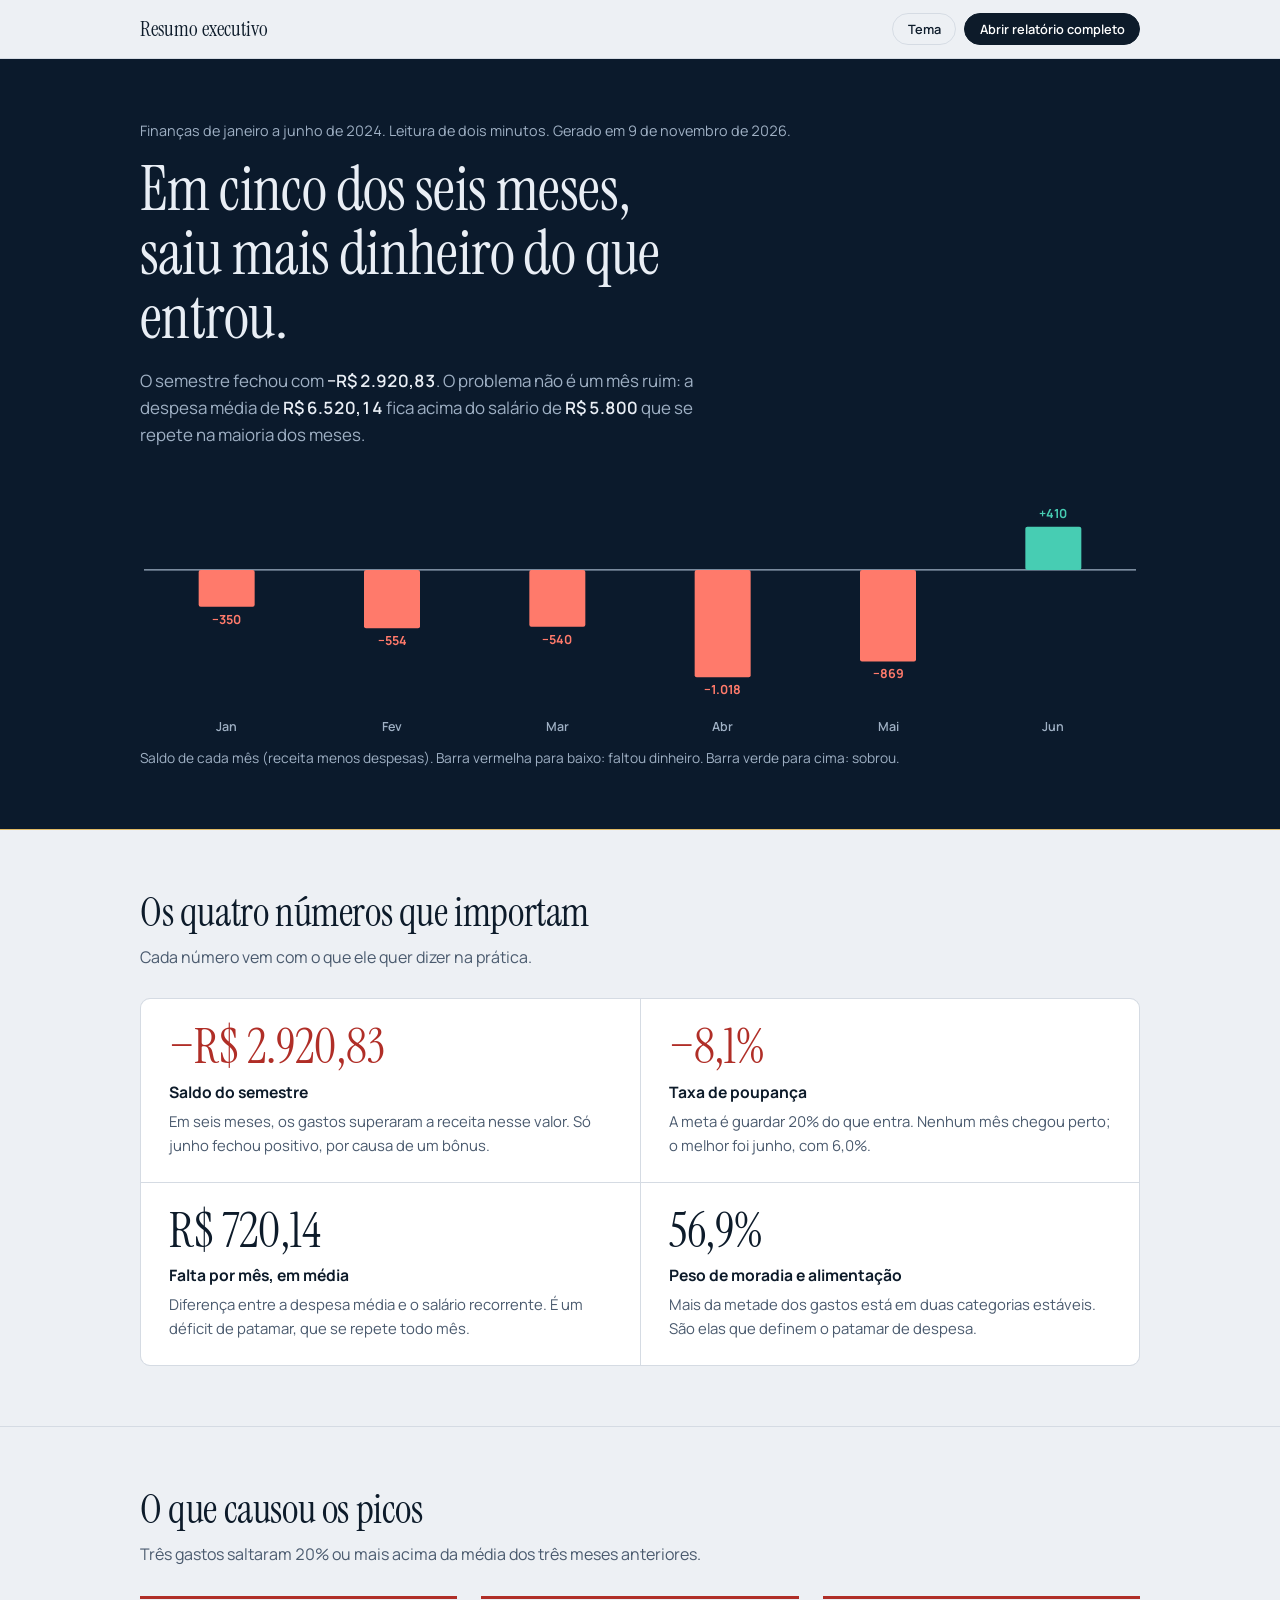
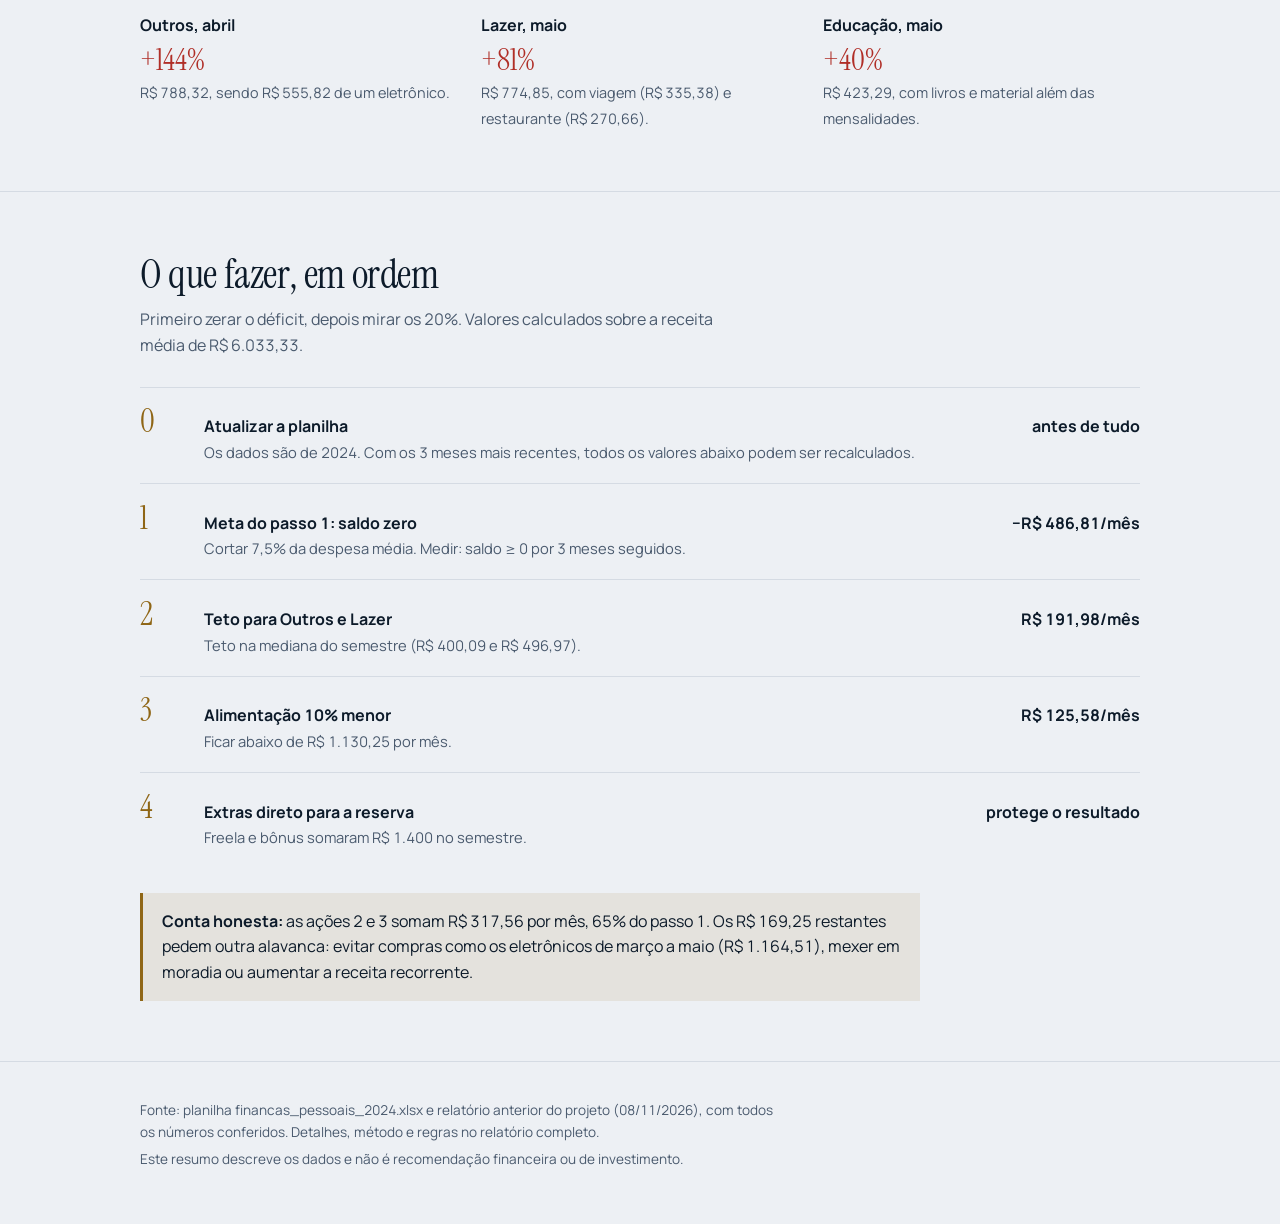
<file: projetos/agente-financeiro/painel/relatorios/resumo-executivo-financeiro.html>
<!doctype html>
<html lang="pt-BR">
<head>
<meta charset="utf-8">
<meta name="viewport" content="width=device-width, initial-scale=1, viewport-fit=cover">
<title>Resumo executivo — Finanças Jan a Jun 2024</title>
<link rel="icon" href="data:image/svg+xml,%3Csvg xmlns='http://www.w3.org/2000/svg' viewBox='0 0 100 100'%3E%3Ctext y='.9em' font-size='90'%3E🧭%3C/text%3E%3C/svg%3E">
<link rel="preconnect" href="https://fonts.googleapis.com">
<link rel="preconnect" href="https://fonts.gstatic.com" crossorigin>
<link href="https://fonts.googleapis.com/css2?family=Instrument+Serif&family=Manrope:wght@400;500;600;700&display=swap" rel="stylesheet">
<script>try{var t=localStorage.getItem('rf-theme');if(t==='light'||t==='dark'){document.documentElement.setAttribute('data-theme',t);}}catch(e){}</script>
<style>
:root{
  box-sizing:border-box; padding-top:env(safe-area-inset-top,0px); padding-bottom:env(safe-area-inset-bottom,0px);
  color-scheme:light;
  --bg:#EDF0F4; --surface:#FFFFFF; --surface-2:#F5F7FA; --ink:#0D1B2A; --ink-2:#4A5A6E; --line:#D5DBE3;
  --brass:#8F6616; --pos:#0B7A66; --neg:#B02E27; --heat:143,102,22; --bar-bg:rgba(237,240,244,.86);
  --serif:"Instrument Serif","Iowan Old Style","Palatino Linotype",Georgia,serif;
  --sans:"Manrope",system-ui,-apple-system,"Segoe UI",Roboto,sans-serif;
}
@media (prefers-color-scheme:dark){:root:not([data-theme="light"]){
  color-scheme:dark; --bg:#0A1522; --surface:#0F1F33; --surface-2:#132840; --ink:#E9EEF5; --ink-2:#9FB0C4; --line:#223853;
  --brass:#E0B965; --pos:#47CDB3; --neg:#FF7A6B; --heat:224,185,101; --bar-bg:rgba(10,21,34,.86);}}
:root[data-theme="dark"]{
  color-scheme:dark; --bg:#0A1522; --surface:#0F1F33; --surface-2:#132840; --ink:#E9EEF5; --ink-2:#9FB0C4; --line:#223853;
  --brass:#E0B965; --pos:#47CDB3; --neg:#FF7A6B; --heat:224,185,101; --bar-bg:rgba(10,21,34,.86);}
*,*::before,*::after{box-sizing:inherit}
body{margin:0; background:var(--bg); color:var(--ink); font:1rem/1.6 var(--sans); font-variant-numeric:tabular-nums; -webkit-font-smoothing:antialiased}
body::before{content:""; position:fixed; inset:0 0 auto; height:env(safe-area-inset-top,0px); z-index:30; background:var(--bar-bg); -webkit-backdrop-filter:blur(14px); backdrop-filter:blur(14px)}
:focus-visible{outline:2px solid var(--brass); outline-offset:3px; border-radius:3px}
.wrap{max-width:1080px; margin-inline:auto; padding-inline:clamp(1rem,4vw,2.5rem)}
.bar{position:sticky; top:env(safe-area-inset-top,0px); z-index:20; background:var(--bar-bg); border-bottom:1px solid var(--line); -webkit-backdrop-filter:blur(14px); backdrop-filter:blur(14px)}
.bar .wrap{display:flex; align-items:center; justify-content:space-between; gap:1rem; min-height:58px}
.brand{font-family:var(--serif); font-size:1.3rem}
.actions{display:flex; gap:.5rem; align-items:center}
.btn{font:600 .8rem/1 var(--sans); color:var(--ink); background:transparent; border:1px solid var(--line); border-radius:999px; padding:.55rem .9rem; cursor:pointer; text-decoration:none; white-space:nowrap}
.btn:hover{border-color:var(--brass)}
.btn.main{background:var(--ink); color:var(--surface); border-color:var(--ink)}
h1,h2,h3{font-family:var(--serif); font-weight:400; margin:0; letter-spacing:-.01em}
.hero{--ink:#E9EEF5; --ink-2:#9FB0C4; --line:#223853; --pos:#47CDB3; --neg:#FF7A6B; --brass:#E0B965; --surface-2:#132840;
  background:#0B1A2C; color:var(--ink); border-bottom:1px solid var(--brass); padding-block:clamp(2.25rem,5vw,3.75rem)}
.meta{margin:0 0 1rem; color:var(--ink-2); font-size:.9rem}
h1{font-size:clamp(2.2rem,5.2vw,3.8rem); line-height:1.05; max-width:20ch}
.lead{max-width:60ch; color:var(--ink-2); font-size:1.06rem; margin:1.1rem 0 0}
.lead strong{color:var(--ink); font-weight:600}
#chart{margin-top:2.25rem}
#chart svg{display:block; width:100%; height:auto; overflow:visible}
.cap{margin:.75rem 0 0; color:var(--ink-2); font-size:.86rem}
.neg{color:var(--neg)} .pos{color:var(--pos)}
section.sec{padding-block:clamp(2.5rem,5vw,3.75rem); border-top:1px solid var(--line)}
.hero + .sec{border-top:0}
.sec h2{font-size:clamp(1.8rem,3.4vw,2.5rem); line-height:1.1}
.intro{color:var(--ink-2); max-width:62ch; margin:.7rem 0 1.75rem}
.facts{display:grid; grid-template-columns:repeat(2,minmax(0,1fr)); gap:1px; background:var(--line); border:1px solid var(--line); border-radius:10px; overflow:hidden}
.fact{background:var(--surface); padding:1.5rem clamp(1.1rem,3vw,1.75rem)}
.fact .n{font-family:var(--serif); font-size:clamp(2.2rem,4.4vw,3rem); line-height:1}
.fact h3{font-family:var(--sans); font-weight:700; font-size:.98rem; letter-spacing:0; margin:.55rem 0 .3rem}
.fact p{margin:0; color:var(--ink-2); font-size:.93rem}
.alerts{list-style:none; margin:0; padding:0; display:grid; grid-template-columns:repeat(3,minmax(0,1fr)); gap:1.5rem}
.alerts li{border-top:3px solid var(--neg); padding-top:.9rem}
.alerts b{display:block; font-size:1rem}
.alerts .v{font-family:var(--serif); font-size:1.9rem; line-height:1.1; color:var(--neg); display:block; margin:.25rem 0}
.alerts span{color:var(--ink-2); font-size:.9rem}
ol.plan{list-style:none; margin:0; padding:0; counter-reset:p}
ol.plan li{counter-increment:p; display:grid; grid-template-columns:3rem 1fr auto; gap:1rem; align-items:baseline; padding:1.1rem 0; border-top:1px solid var(--line)}
ol.plan li::before{content:counter(p); font-family:var(--serif); font-size:2rem; line-height:1; color:var(--brass)}
ol.plan li.zero{counter-increment:none}
ol.plan li.zero::before{content:"0"}
ol.plan b{display:block}
ol.plan span{color:var(--ink-2); font-size:.92rem}
ol.plan em{font-style:normal; font-weight:700; white-space:nowrap}
.gap{margin:1.5rem 0 0; padding:1rem 1.2rem; border-left:3px solid var(--brass); background:rgba(var(--heat),.10); max-width:78ch}
footer{border-top:1px solid var(--line); padding-block:2rem 3rem; color:var(--ink-2); font-size:.85rem}
footer p{max-width:80ch; margin:.35rem 0}
@media (max-width:820px){
  .facts{grid-template-columns:1fr}
  .alerts{grid-template-columns:1fr}
  ol.plan li{grid-template-columns:2.2rem 1fr}
  ol.plan em{grid-column:2}
}
@media (max-width:520px){.btn.theme{display:none}}
@media print{
  body::before,.bar{display:none}
  :root,:root[data-theme="dark"]{--bg:#fff; --surface:#fff; --ink:#0D1B2A; --ink-2:#4A5A6E; --line:#cfd6de; --brass:#8F6616; --pos:#0B7A66; --neg:#B02E27; --heat:143,102,22}
  .hero,.gap{-webkit-print-color-adjust:exact; print-color-adjust:exact}
  section{break-inside:avoid}
}
</style>
</head>
<body>
<header class="bar">
  <div class="wrap">
    <span class="brand">Resumo executivo</span>
    <div class="actions">
      <button class="btn theme" id="themeBtn" type="button" aria-label="Alternar tema claro e escuro">Tema</button>
      <a class="btn main" id="fullLink" href="relatorio-financeiro-completo.html">Abrir relatório completo</a>
    </div>
  </div>
</header>
<main>
  <section class="hero" aria-labelledby="h1">
    <div class="wrap">
      <p class="meta">Finanças de janeiro a junho de 2024. Leitura de dois minutos. Gerado em 9 de novembro de 2026.</p>
      <h1 id="h1">Em cinco dos seis meses, saiu mais dinheiro do que entrou.</h1>
      <p class="lead">O semestre fechou com <strong>−R$ 2.920,83</strong>. O problema não é um mês ruim: a despesa média de <strong>R$ 6.520,14</strong> fica acima do salário de <strong>R$ 5.800</strong> que se repete na maioria dos meses.</p>
      <div id="chart"></div>
      <p class="cap">Saldo de cada mês (receita menos despesas). Barra vermelha para baixo: faltou dinheiro. Barra verde para cima: sobrou.</p>
    </div>
  </section>

  <section class="sec" aria-labelledby="h-facts">
    <div class="wrap">
      <h2 id="h-facts">Os quatro números que importam</h2>
      <p class="intro">Cada número vem com o que ele quer dizer na prática.</p>
      <div class="facts">
        <article class="fact"><span class="n neg">−R$ 2.920,83</span><h3>Saldo do semestre</h3><p>Em seis meses, os gastos superaram a receita nesse valor. Só junho fechou positivo, por causa de um bônus.</p></article>
        <article class="fact"><span class="n neg">−8,1%</span><h3>Taxa de poupança</h3><p>A meta é guardar 20% do que entra. Nenhum mês chegou perto; o melhor foi junho, com 6,0%.</p></article>
        <article class="fact"><span class="n">R$ 720,14</span><h3>Falta por mês, em média</h3><p>Diferença entre a despesa média e o salário recorrente. É um déficit de patamar, que se repete todo mês.</p></article>
        <article class="fact"><span class="n">56,9%</span><h3>Peso de moradia e alimentação</h3><p>Mais da metade dos gastos está em duas categorias estáveis. São elas que definem o patamar de despesa.</p></article>
      </div>
    </div>
  </section>

  <section class="sec" aria-labelledby="h-alerts">
    <div class="wrap">
      <h2 id="h-alerts">O que causou os picos</h2>
      <p class="intro">Três gastos saltaram 20% ou mais acima da média dos três meses anteriores.</p>
      <ul class="alerts">
        <li><b>Outros, abril</b><span class="v">+144%</span><span>R$ 788,32, sendo R$ 555,82 de um eletrônico.</span></li>
        <li><b>Lazer, maio</b><span class="v">+81%</span><span>R$ 774,85, com viagem (R$ 335,38) e restaurante (R$ 270,66).</span></li>
        <li><b>Educação, maio</b><span class="v">+40%</span><span>R$ 423,29, com livros e material além das mensalidades.</span></li>
      </ul>
    </div>
  </section>

  <section class="sec" aria-labelledby="h-plan">
    <div class="wrap">
      <h2 id="h-plan">O que fazer, em ordem</h2>
      <p class="intro">Primeiro zerar o déficit, depois mirar os 20%. Valores calculados sobre a receita média de R$ 6.033,33.</p>
      <ol class="plan">
        <li class="zero"><div><b>Atualizar a planilha</b><span>Os dados são de 2024. Com os 3 meses mais recentes, todos os valores abaixo podem ser recalculados.</span></div><em>antes de tudo</em></li>
        <li><div><b>Meta do passo 1: saldo zero</b><span>Cortar 7,5% da despesa média. Medir: saldo ≥ 0 por 3 meses seguidos.</span></div><em>−R$ 486,81/mês</em></li>
        <li><div><b>Teto para Outros e Lazer</b><span>Teto na mediana do semestre (R$ 400,09 e R$ 496,97).</span></div><em>R$ 191,98/mês</em></li>
        <li><div><b>Alimentação 10% menor</b><span>Ficar abaixo de R$ 1.130,25 por mês.</span></div><em>R$ 125,58/mês</em></li>
        <li><div><b>Extras direto para a reserva</b><span>Freela e bônus somaram R$ 1.400 no semestre.</span></div><em>protege o resultado</em></li>
      </ol>
      <p class="gap"><strong>Conta honesta:</strong> as ações 2 e 3 somam R$ 317,56 por mês, 65% do passo 1. Os R$ 169,25 restantes pedem outra alavanca: evitar compras como os eletrônicos de março a maio (R$ 1.164,51), mexer em moradia ou aumentar a receita recorrente.</p>
    </div>
  </section>
</main>
<footer>
  <div class="wrap">
    <p>Fonte: planilha financas_pessoais_2024.xlsx e relatório anterior do projeto (08/11/2026), com todos os números conferidos. Detalhes, método e regras no relatório completo.</p>
    <p>Este resumo descreve os dados e não é recomendação financeira ou de investimento.</p>
  </div>
</footer>
<script>
(function(){
'use strict';
var FULL_URL='relatorio-financeiro-completo.html';
var link=document.getElementById('fullLink');
if(location.protocol!=='file:'){link.href=FULL_URL; link.target='_blank'; link.rel='noopener';}

var meses=['Jan','Fev','Mar','Abr','Mai','Jun'];
var saldo=[-349.99,-553.90,-539.99,-1018.22,-868.81,410.08];
var nf=new Intl.NumberFormat('pt-BR',{maximumFractionDigits:0});
function lab(n){return (n<0?'−':'+')+nf.format(Math.abs(n));}
function draw(){
  var el=document.getElementById('chart'),W=Math.max(300,Math.round(el.clientWidth||720)),H=250;
  var L=4,R=4,Tp=26,ymin=-1150,ymax=560,Hp=180,sc=Hp/(ymax-ymin);
  function y(v){return Tp+(ymax-v)*sc;}
  var slot=(W-L-R)/6,bw=Math.min(56,slot*.56);
  var s='<svg viewBox="0 0 '+W+' '+H+'" role="img" aria-label="Saldo mensal de janeiro a junho: '+saldo.map(function(v,i){return meses[i]+' '+lab(v)+' reais';}).join(', ')+'">';
  s+='<line x1="'+L+'" x2="'+(W-R)+'" y1="'+y(0)+'" y2="'+y(0)+'" stroke="var(--ink-2)" stroke-width="1.25"/>';
  for(var i=0;i<6;i++){
    var v=saldo[i],cx=L+slot*i+slot/2,top=v>=0?y(v):y(0),h=Math.abs(y(v)-y(0)),col=v>=0?'var(--pos)':'var(--neg)';
    s+='<rect x="'+(cx-bw/2)+'" y="'+top+'" width="'+bw+'" height="'+h+'" rx="2" style="fill:'+col+'"/>';
    var ty=v>=0?top-9:top+h+17;
    s+='<text x="'+cx+'" y="'+ty+'" text-anchor="middle" style="fill:'+col+';font:700 12.5px var(--sans)">'+lab(v)+'</text>';
    s+='<text x="'+cx+'" y="'+(H-4)+'" text-anchor="middle" style="fill:var(--ink-2);font:600 12.5px var(--sans)">'+meses[i]+'</text>';
  }
  el.innerHTML=s+'</svg>';
}
draw();
var rt;window.addEventListener('resize',function(){clearTimeout(rt);rt=setTimeout(draw,140);});
document.getElementById('themeBtn').addEventListener('click',function(){
  var root=document.documentElement,cur=root.getAttribute('data-theme');
  var dark=cur?cur==='dark':(window.matchMedia&&window.matchMedia('(prefers-color-scheme: dark)').matches);
  var next=dark?'light':'dark';root.setAttribute('data-theme',next);
  try{localStorage.setItem('rf-theme',next);}catch(e){}
});
})();
</script>
</body>
</html>
</file>
<file: projetos/agente-financeiro/painel/src/css/styles.css>
:root{
  box-sizing:border-box; padding-top:env(safe-area-inset-top,0px); padding-bottom:env(safe-area-inset-bottom,0px);
  color-scheme:light;
  --bg:#EBEEF3; --surface:#FFFFFF; --surface-2:#F4F6F9; --ink:#0D1B2A; --ink-2:#4A5A6E; --line:#D7DDE5;
  --brass:#8F6616; --pos:#0B7A66; --neg:#B02E27;
  --pos-soft:rgba(11,122,102,.11); --neg-soft:rgba(176,46,39,.11); --heat:143,102,22;
  --bar-bg:rgba(235,238,243,.88); --shadow:rgba(13,27,42,.35);
  --serif:"Instrument Serif","Iowan Old Style","Palatino Linotype",Georgia,serif;
  --sans:"Manrope",system-ui,-apple-system,"Segoe UI",Roboto,sans-serif;
}
@media (prefers-color-scheme:dark){:root:not([data-theme="light"]){
  color-scheme:dark; --bg:#08121E; --surface:#0F1E31; --surface-2:#14273E; --ink:#E9EEF5; --ink-2:#9FB0C4; --line:#22374F;
  --brass:#E0B965; --pos:#47CDB3; --neg:#FF7A6B; --pos-soft:rgba(71,205,179,.15); --neg-soft:rgba(255,122,107,.15);
  --heat:224,185,101; --bar-bg:rgba(8,18,30,.88); --shadow:rgba(0,0,0,.7);}}
:root[data-theme="dark"]{
  color-scheme:dark; --bg:#08121E; --surface:#0F1E31; --surface-2:#14273E; --ink:#E9EEF5; --ink-2:#9FB0C4; --line:#22374F;
  --brass:#E0B965; --pos:#47CDB3; --neg:#FF7A6B; --pos-soft:rgba(71,205,179,.15); --neg-soft:rgba(255,122,107,.15);
  --heat:224,185,101; --bar-bg:rgba(8,18,30,.88); --shadow:rgba(0,0,0,.7);}
*,*::before,*::after{box-sizing:inherit}
html{scroll-padding-top:calc(env(safe-area-inset-top,0px) + var(--header-height,150px) + 12px)}
body{margin:0; background:var(--bg); color:var(--ink); font:15px/1.55 var(--sans); font-variant-numeric:tabular-nums; -webkit-font-smoothing:antialiased}
body::before{content:""; position:fixed; inset:0 0 auto; height:env(safe-area-inset-top,0px); z-index:40; background:var(--bar-bg); -webkit-backdrop-filter:blur(14px); backdrop-filter:blur(14px)}
:focus-visible{outline:2px solid var(--brass); outline-offset:2px; border-radius:4px}
button{font:inherit; color:inherit}
h1,h2,h3{margin:0; font-weight:400; letter-spacing:-.01em}
.wrap{max-width:1280px; margin-inline:auto; padding-left:max(clamp(.9rem,3vw,2rem),env(safe-area-inset-left,0px)); padding-right:max(clamp(.9rem,3vw,2rem),env(safe-area-inset-right,0px))}

/* topo fixo: marca, abas, filtros */
.top{position:sticky; top:env(safe-area-inset-top,0px); z-index:30; background:var(--bar-bg); border-bottom:1px solid var(--line); -webkit-backdrop-filter:blur(14px); backdrop-filter:blur(14px)}
.head{display:grid; grid-template-columns:auto minmax(0,1fr) auto; grid-template-areas:"brand tabs actions"; align-items:center; column-gap:1rem; min-height:58px}
.brand{grid-area:brand; display:flex; align-items:baseline; gap:.6rem; white-space:nowrap; min-width:0}
.brand b{font-family:var(--serif); font-weight:400; font-size:1.35rem}
.brand span{color:var(--ink-2); font-size:.82rem; font-weight:600}
.tabs{grid-area:tabs; display:flex; gap:.15rem; overflow-x:auto; scrollbar-width:none; justify-content:flex-start; min-width:0}
.actions{grid-area:actions; display:flex; align-items:center; gap:.5rem}
.tabs::-webkit-scrollbar{display:none}
.tabs a{color:var(--ink-2); text-decoration:none; font-weight:700; font-size:.86rem; padding:.5rem .8rem; border-radius:8px; white-space:nowrap}
.tabs a:hover{color:var(--ink); background:var(--surface-2)}
.tabs a[aria-current="page"]{color:var(--ink); background:var(--surface); box-shadow:inset 0 -2px 0 var(--brass)}
.icon-btn{display:inline-flex; align-items:center; gap:.4rem; border:1px solid var(--line); background:transparent; border-radius:999px; padding:.45rem .85rem; font-weight:700; font-size:.78rem; cursor:pointer; white-space:nowrap}
.ico{width:15px; height:15px; flex:none}
.ftoggle{display:none; align-items:center; gap:.55rem; width:100%; margin:.15rem 0 .6rem; padding:.55rem .8rem; border:1px solid var(--line); background:var(--surface); border-radius:10px; font-size:.84rem; font-weight:800; color:var(--ink); cursor:pointer; text-align:left}
.ftoggle .ft-s{margin-left:auto; color:var(--ink-2); font-weight:600; font-size:.78rem; white-space:nowrap; overflow:hidden; text-overflow:ellipsis}
.ftoggle .ft-dot{width:7px; height:7px; border-radius:50%; background:var(--brass); display:none; flex:none}
.ftoggle[data-active="1"] .ft-dot{display:block}
.ftoggle .chv{width:12px; height:12px; flex:none; transition:transform .2s ease}
.ftoggle[aria-expanded="true"] .chv{transform:rotate(180deg)}
.icon-btn:hover{border-color:var(--brass)}
.filters{display:flex; align-items:center; gap:.5rem 1.5rem; flex-wrap:wrap; padding:.55rem 0 .65rem; border-top:1px solid var(--line)}
.fgroup{display:flex; align-items:center; gap:.35rem; flex-wrap:wrap; min-width:0}
.fgroup::-webkit-scrollbar{display:none}
.flabel{font-size:.74rem; font-weight:800; color:var(--ink-2); margin-right:.2rem}
.chip{display:inline-flex; align-items:center; gap:.4rem; border:1px solid var(--line); background:var(--surface); border-radius:999px; padding:.28rem .7rem; font-size:.78rem; font-weight:700; cursor:pointer; color:var(--ink-2); transition:background .15s,color .15s,border-color .15s}
.chip[aria-pressed="true"]{color:var(--ink); border-color:var(--ink-2); background:var(--surface)}
.chip[aria-pressed="false"]{opacity:.55; background:transparent}
.chip i{width:9px; height:9px; border-radius:50%; display:inline-block}
.scope{margin-left:auto; font-size:.78rem; color:var(--ink-2); display:flex; align-items:center; gap:.6rem}
.reset{border:0; background:transparent; color:var(--brass); font-weight:800; font-size:.78rem; cursor:pointer; padding:.2rem .3rem}

/* painéis */
main{padding-block:1.25rem 3rem}
.panel{display:none}
.panel.on{display:block}
.grid{display:grid; grid-template-columns:repeat(12,minmax(0,1fr)); gap:1rem}
.card{grid-column:span 12; background:var(--surface); border:1px solid var(--line); border-radius:14px; padding:1.1rem 1.2rem 1.2rem; min-width:0}
.s4{grid-column:span 4} .s5{grid-column:span 5} .s6{grid-column:span 6} .s7{grid-column:span 7} .s8{grid-column:span 8}
.card h2{font-family:var(--sans); font-weight:800; font-size:.98rem; letter-spacing:0}
.card .sub{margin:.15rem 0 .8rem; color:var(--ink-2); font-size:.84rem}
.card .read{margin:.85rem 0 0; padding-top:.7rem; border-top:1px dashed var(--line); font-size:.86rem; color:var(--ink-2)}
.card .read b{color:var(--ink)}
.ch{position:relative; height:290px}
.ch.tall{height:360px}
.ch.short{height:230px}
.chead{display:flex; justify-content:space-between; align-items:flex-start; gap:1rem; flex-wrap:wrap}
.seg{display:inline-flex; border:1px solid var(--line); border-radius:8px; overflow:hidden}
.seg button{border:0; background:transparent; padding:.3rem .7rem; font-size:.78rem; font-weight:700; color:var(--ink-2); cursor:pointer}
.seg button[aria-pressed="true"]{background:var(--ink); color:var(--surface)}

/* destaque azul-noite */
.lead{grid-column:span 12; --ink:#E9EEF5; --ink-2:#9FB0C4; --line:#22374F; --pos:#47CDB3; --neg:#FF7A6B; --brass:#E0B965;
  background:#0B1A2C; color:var(--ink); border-radius:16px; padding:clamp(1.3rem,3vw,2rem) clamp(1.2rem,3vw,2.2rem); border:1px solid #1d3048; position:relative; overflow:hidden}
.lead::after{content:""; position:absolute; inset:auto 0 0 0; height:3px; background:var(--brass)}
.lead p.k{margin:0 0 .6rem; color:var(--ink-2); font-size:.84rem; font-weight:600}
.lead h1{font-family:var(--serif); font-size:clamp(1.9rem,4vw,3rem); line-height:1.07; max-width:24ch}
.lead p.l{margin:.8rem 0 0; color:var(--ink-2); max-width:70ch; font-size:.98rem}
.lead p.l b{color:var(--ink)}
.kpis{display:grid; grid-template-columns:repeat(6,minmax(0,1fr)); gap:0; margin-top:1.4rem; border-top:1px solid var(--line)}
.kpi{padding:.9rem .9rem .2rem 0; border-right:1px solid var(--line); margin-right:.9rem; min-width:0}
.kpi:last-child{border-right:0; margin-right:0}
.kpi dt{font-size:.76rem; font-weight:700; color:var(--ink-2)}
.kpi dd{margin:.15rem 0 0; font-family:var(--serif); font-size:clamp(1.35rem,2.3vw,1.9rem); line-height:1.1; white-space:nowrap}
.kpi small{display:block; font-size:.74rem; color:var(--ink-2); margin-top:.2rem}
.spk{position:relative; height:30px; margin-top:.35rem}
.neg{color:var(--neg)} .pos{color:var(--pos)}

/* achados */
ol.find{list-style:none; margin:0; padding:0; counter-reset:f; display:grid; gap:0}
ol.find li{counter-increment:f; display:grid; grid-template-columns:2.2rem 1fr; gap:.6rem; padding:.85rem 0; border-top:1px solid var(--line)}
ol.find li:first-child{border-top:0}
ol.find li::before{content:counter(f); font-family:var(--serif); font-size:1.7rem; line-height:1; color:var(--brass)}
ol.find b{display:block; font-size:.95rem}
ol.find span{color:var(--ink-2); font-size:.87rem}

/* heatmap */
.scroll-x{overflow-x:auto; -webkit-overflow-scrolling:touch}
table{width:100%; border-collapse:collapse; font-size:.85rem}
th{font-size:.74rem; font-weight:800; color:var(--ink-2); text-align:right; padding:.5rem .55rem; border-bottom:1px solid var(--ink-2); white-space:nowrap}
th:first-child,td:first-child{text-align:left}
td{padding:.55rem .55rem; text-align:right; border-bottom:1px solid var(--line); white-space:nowrap}
.hm td.v{font-weight:700; border-radius:0}
.dot{display:inline-block; width:9px; height:9px; border-radius:50%; margin-right:.45rem; vertical-align:0}
.legend{display:flex; flex-wrap:wrap; gap:.4rem 1.2rem; margin:.7rem 0 0; font-size:.78rem; color:var(--ink-2)}
.legend i{display:inline-block; width:22px; height:10px; border-radius:2px; margin-right:.4rem; vertical-align:-1px}

/* drilldown */
.catpick{display:flex; flex-wrap:wrap; gap:.35rem; margin-bottom:.9rem}
.stats{display:grid; grid-template-columns:repeat(4,minmax(0,1fr)); gap:.75rem; margin:0 0 .9rem}
.stats div{background:var(--surface-2); border-radius:10px; padding:.6rem .75rem}
.stats dt{font-size:.72rem; font-weight:800; color:var(--ink-2)}
.stats dd{margin:.1rem 0 0; font-weight:800; font-size:1.02rem}

/* tabela de lançamentos */
.tools{display:flex; gap:.6rem; align-items:center; flex-wrap:wrap; margin-bottom:.7rem}
.search{flex:1; min-width:200px; border:1px solid var(--line); background:var(--surface-2); color:var(--ink); border-radius:10px; padding:.55rem .8rem; font:inherit; font-size:.88rem}
.count{font-size:.8rem; color:var(--ink-2); font-weight:700}
.tbl{max-height:520px; overflow:auto; border:1px solid var(--line); border-radius:10px}
.tbl table{font-size:.86rem}
.tbl thead th{position:sticky; top:0; background:var(--surface); z-index:1; cursor:pointer; user-select:none}
.tbl thead th[aria-sort="ascending"]::after{content:" ▲"; font-size:.65rem}
.tbl thead th[aria-sort="descending"]::after{content:" ▼"; font-size:.65rem}
.tbl td:nth-child(2){text-align:left; font-weight:600}
.tbl td:nth-child(3),.tbl td:nth-child(4){text-align:left}
.tbl tfoot td{position:sticky; bottom:0; background:var(--surface); font-weight:800; border-top:2px solid var(--ink)}
.tag{display:inline-block; font-size:.7rem; font-weight:800; padding:.08rem .5rem; border-radius:999px}
.tag.c{background:rgba(var(--heat),.16); color:var(--brass)}
.tag.r{background:var(--surface-2); color:var(--ink-2)}
.tag.e{background:var(--neg-soft); color:var(--neg)}

/* diagnóstico */
.pipe{display:grid; grid-template-columns:repeat(3,minmax(0,1fr)); gap:1.6rem; margin:.4rem 0 0; padding:0; list-style:none}
.pipe li{position:relative; border:1px solid var(--line); border-radius:12px; padding:.9rem 1rem; background:var(--surface-2)}
.pipe li.miss{border-style:dashed; border-color:var(--neg); background:transparent}
.pipe li:not(:last-child)::after{content:""; position:absolute; top:50%; right:-1.6rem; width:1.6rem; height:2px; background:var(--ink-2)}
.pipe li:not(:last-child)::before{content:""; position:absolute; top:50%; right:-1.6rem; width:8px; height:8px; border-top:2px solid var(--ink-2); border-right:2px solid var(--ink-2); transform:translateY(-4px) rotate(45deg)}
.pipe small{display:block; font-size:.72rem; font-weight:800; color:var(--ink-2)}
.pipe b{display:block; font-size:.95rem; margin:.15rem 0 .25rem}
.pipe span{font-size:.84rem; color:var(--ink-2)}
.st{display:inline-block; margin-top:.5rem; font-size:.72rem; font-weight:800; padding:.08rem .55rem; border-radius:999px}
.st.ok{background:var(--pos-soft); color:var(--pos)} .st.no{background:var(--neg-soft); color:var(--neg)}
ul.al{list-style:none; margin:0; padding:0; display:grid; gap:.55rem}
ul.al li{display:grid; grid-template-columns:auto 1fr auto; gap:.75rem; align-items:center; padding:.6rem .75rem; border-radius:10px; background:var(--surface-2)}
ul.al .sev{width:8px; height:30px; border-radius:4px; background:var(--neg)}
ul.al .sev.w{background:var(--brass)}
ul.al b{display:block; font-size:.9rem}
ul.al span{font-size:.8rem; color:var(--ink-2)}
ul.al em{font-style:normal; font-weight:800; font-size:.9rem; white-space:nowrap}
ul.qa{list-style:none; margin:0; padding:0; display:grid; gap:.5rem}
ul.qa li{display:grid; grid-template-columns:1.6rem 1fr; gap:.5rem; font-size:.88rem}
ul.qa li::before{content:"✓"; font-weight:800; color:var(--pos); text-align:center}
ul.qa li.w::before{content:"!"; color:var(--brass)}
ul.qa small{display:block; color:var(--ink-2)}

/* o case */
.io{display:flex; flex-wrap:wrap; align-items:center; gap:.75rem 1rem; margin-top:1.4rem}
.io div{border:1px solid var(--line); border-radius:12px; padding:.7rem 1rem}
.io small{display:block; color:var(--ink-2); font-size:.74rem; font-weight:800}
.io b{font-size:.98rem}
.io .arrow{color:var(--brass); font-size:1.4rem; line-height:1}
.card p.txt{margin:.5rem 0 0; font-size:1rem}
ul.big{list-style:none; margin:.6rem 0 0; padding:0; display:grid; gap:.55rem}
ul.big li{display:flex; align-items:baseline; gap:.7rem}
ul.big b{font-family:var(--sans); font-weight:800; font-size:1.45rem; letter-spacing:-.02em; line-height:1; color:var(--neg); min-width:4.6rem; display:inline-block}
ul.big span{color:var(--ink-2); font-size:.9rem}
.pipe .f{display:block; margin-top:.35rem}
.pipe .f em{font-style:normal; font-weight:800; color:var(--ink)}
ol.steps4{list-style:none; margin:.5rem 0 0; padding:0; counter-reset:s; display:grid; grid-template-columns:repeat(4,minmax(0,1fr)); gap:1.25rem}
ol.steps4 li{counter-increment:s; border-top:2px solid var(--ink); padding-top:.8rem}
ol.steps4 li::before{content:counter(s); display:block; font-family:var(--serif); font-size:2rem; line-height:1; color:var(--brass); margin-bottom:.3rem}
ol.steps4 b{display:block}
ol.steps4 span{color:var(--ink-2); font-size:.88rem; overflow-wrap:anywhere}
@media (max-width:900px){ol.steps4{grid-template-columns:repeat(2,minmax(0,1fr))}}
@media (max-width:520px){ol.steps4{grid-template-columns:1fr}}

/* método */
.defs{display:grid; grid-template-columns:repeat(2,minmax(0,1fr)); gap:0 2rem}
.defs div{padding:.8rem 0; border-top:1px solid var(--line)}
.defs b{display:block}
.defs span{color:var(--ink-2); font-size:.88rem}
.note{font-size:.8rem; color:var(--ink-2); margin:.8rem 0 0}
footer{color:var(--ink-2); font-size:.78rem; padding:1rem 0 2.5rem}

/* seletor de idioma: chave de duas posições */
.lang-toggle{position:relative; display:grid; grid-template-columns:1fr 1fr; gap:0; padding:3px; border:1px solid var(--line); border-radius:999px; background:var(--surface-2); flex:none}
.lang-toggle::before{content:""; position:absolute; top:3px; bottom:3px; left:3px; width:calc(50% - 3px); border-radius:999px; background:var(--surface); box-shadow:0 1px 3px rgba(0,0,0,.14), inset 0 0 0 1px rgba(var(--heat),.55); transition:transform .32s cubic-bezier(.2,.7,.2,1)}
.lang-toggle[data-active="en-US"]::before{transform:translateX(100%)}
.lt{position:relative; z-index:1; display:inline-flex; align-items:center; justify-content:center; gap:.35rem; border:0; background:transparent; border-radius:999px; padding:.3rem .62rem .3rem .5rem; cursor:pointer; font-size:.74rem; font-weight:800; color:var(--ink-2); opacity:.5; transition:opacity .2s ease, color .2s ease}
.lt .flag{transition:filter .2s ease}
.lt[aria-checked="false"] .flag{filter:grayscale(.7)}
.lt[aria-checked="true"]{opacity:1; color:var(--ink)}
.lt:focus-visible{outline:2px solid var(--brass); outline-offset:1px}
.flag{display:block; width:20px; height:14px; border-radius:2px; box-shadow:0 0 0 1px rgba(0,0,0,.16); flex:none; overflow:hidden}
@media (hover:hover) and (pointer:fine){.lt[aria-checked="false"]:hover{opacity:.85}.lt[aria-checked="false"]:hover .flag{filter:none}}
@media (max-width:700px){.lt .lcode{display:none}.lt{padding:.32rem .45rem}}
@media (prefers-reduced-motion:reduce){.lang-toggle::before,.lt,.lt .flag{transition:none}}
@media print{.lang-toggle{display:none}}

/* efeitos de hover */
.card{position:relative; transition:border-color .25s ease, box-shadow .3s ease, transform .3s cubic-bezier(.2,.7,.2,1)}
.card::before{content:""; position:absolute; top:-1px; left:16px; right:16px; height:2px; border-radius:2px; background:linear-gradient(90deg,var(--brass),rgba(var(--heat),0)); transform:scaleX(0); transform-origin:left; transition:transform .45s cubic-bezier(.2,.7,.2,1); pointer-events:none}
#p-o-case .card::after{content:""; position:absolute; inset:0; border-radius:inherit; pointer-events:none; background:radial-gradient(380px circle at var(--mx,50%) var(--my,0%), rgba(var(--heat),.11), transparent 45%); opacity:0; transition:opacity .35s ease}
.io div,.pipe li,ul.big li,ol.steps4 li,ol.find li,ul.al li,.kpi,.chip,.tabs a,.defs div,.stats div,.st{transition:transform .25s cubic-bezier(.2,.7,.2,1), background-color .25s ease, border-color .25s ease, box-shadow .3s ease, color .2s ease}
.io .arrow,ol.steps4 li::before,ul.big b,ul.al .sev{display:inline-block; transition:transform .3s cubic-bezier(.2,.7,.2,1), color .2s ease}
ol.steps4 li::before{display:block; transform-origin:left bottom}
ol.steps4 li{position:relative}
ol.steps4 li::after{content:""; position:absolute; top:-2px; left:0; width:100%; height:2px; background:var(--brass); transform:scaleX(0); transform-origin:left; transition:transform .45s cubic-bezier(.2,.7,.2,1)}
.tabs a{position:relative}
.tabs a::after{content:""; position:absolute; left:.8rem; right:.8rem; bottom:4px; height:2px; border-radius:2px; background:var(--brass); transform:scaleX(0); transition:transform .3s cubic-bezier(.2,.7,.2,1)}
ul.big li{margin:0 -.5rem; padding:.3rem .5rem; border-radius:8px}
ol.find li{border-radius:8px; padding-left:.4rem; padding-right:.4rem}
.kpi{border-radius:8px}
@media (hover:hover) and (pointer:fine){
  .card:hover{border-color:rgba(var(--heat),.55); box-shadow:0 18px 40px -22px var(--shadow)}
  .card:hover::before{transform:scaleX(1)}
  #p-o-case .card:hover{transform:translateY(-4px)}
  #p-o-case .card:hover::after{opacity:1}
  .io div:hover{transform:translateY(-3px); border-color:var(--brass); background-color:rgba(224,185,101,.09)}
  .io:hover .arrow{transform:translateX(4px)}
  .pipe li:hover{transform:translateY(-5px); border-color:var(--brass); box-shadow:0 18px 36px -20px var(--shadow); background-image:radial-gradient(320px circle at var(--mx,50%) var(--my,0%), rgba(var(--heat),.13), transparent 55%)}
  .pipe li:hover::after{background:var(--brass)}
  .pipe li:hover::before{border-color:var(--brass)}
  .pipe li.miss:hover{border-color:var(--neg); background-color:var(--neg-soft); background-image:none; box-shadow:0 18px 36px -22px var(--neg)}
  .pipe li:hover .st{transform:scale(1.07)}
  ul.big li:hover{background-color:var(--surface-2)}
  ul.big li:hover b{transform:translateX(3px) scale(1.06)}
  ol.steps4 li:hover{transform:translateY(-3px)}
  ol.steps4 li:hover::after{transform:scaleX(1)}
  ol.steps4 li:hover::before{transform:scale(1.15)}
  ol.find li:hover{background-color:var(--surface-2); box-shadow:inset 3px 0 0 var(--brass)}
  ul.al li:hover{transform:translateX(4px); box-shadow:0 10px 24px -18px var(--shadow)}
  ul.al li:hover .sev{transform:scaleY(1.25)}
  .kpi:hover{background-color:rgba(255,255,255,.04); transform:translateY(-2px)}
  .chip:hover{transform:translateY(-1px); border-color:var(--brass)}
  .tabs a:hover::after{transform:scaleX(1)}
  .tabs a[aria-current="page"]::after{display:none}
  .tbl tbody tr:hover td{background-color:var(--surface-2)}
  .hm tbody tr:hover td:not(.v){background-color:var(--surface-2)}
  .defs div:hover{border-top-color:var(--brass)}
  .stats div:hover{transform:translateY(-2px); box-shadow:0 10px 22px -16px var(--shadow)}
  .icon-btn:hover{background:var(--surface)}
}
@media (prefers-reduced-motion:reduce){
  .card,.card::before,.card::after,.io div,.io .arrow,.pipe li,ul.big li,ul.big b,ol.steps4 li,ol.steps4 li::before,ol.steps4 li::after,ol.find li,ul.al li,ul.al .sev,.kpi,.chip,.tabs a,.tabs a::after,.stats div,.st{transition:none !important}
  .card:hover,.io div:hover,.io:hover .arrow,.pipe li:hover,.pipe li:hover .st,ul.big li:hover b,ol.steps4 li:hover,ol.steps4 li:hover::before,ul.al li:hover,ul.al li:hover .sev,.kpi:hover,.chip:hover,.stats div:hover{transform:none !important}
}

@media (max-width:1240px){.brand span{display:none}}
@media (max-width:1180px){
  .head{grid-template-columns:minmax(0,1fr) auto; grid-template-areas:"brand actions" "tabs tabs"; padding-top:.45rem}
  .brand span{display:inline}
  .tabs{justify-content:flex-start; margin-inline:calc(-1 * clamp(.9rem,3vw,2rem)); padding:.35rem clamp(.9rem,3vw,2rem) .45rem;
    -webkit-mask-image:linear-gradient(90deg,transparent 0,#000 18px,#000 calc(100% - 18px),transparent); mask-image:linear-gradient(90deg,transparent 0,#000 18px,#000 calc(100% - 18px),transparent)}
  .filters{flex-direction:column; align-items:stretch; gap:.45rem}
  .fgroup{flex-wrap:nowrap; overflow-x:auto; scrollbar-width:none; padding-bottom:2px}
  .fgroup .chip{flex:none}
  .flabel{min-width:5.6rem; flex:none}
  .scope{margin-left:0}
}
@media (max-width:1080px){
  .s4,.s5,.s6,.s7,.s8{grid-column:span 12}
  .kpis{grid-template-columns:repeat(3,minmax(0,1fr))}
  .kpi:nth-child(3){border-right:0; margin-right:0}
}
@media (max-width:700px){
  .ftoggle{display:flex}
  .filters{display:none; border-top:0; padding-top:0}
  .top[data-fopen="1"] .filters{display:flex}
  .flabel{min-width:0; margin-right:.35rem}
  .kpis{grid-template-columns:repeat(2,minmax(0,1fr))}
  .kpi{border-right:0; margin-right:0}
  .stats{grid-template-columns:repeat(2,minmax(0,1fr))}
  .pipe{grid-template-columns:1fr}
  .pipe li:not(:last-child)::after{top:auto; bottom:-1.6rem; left:50%; right:auto; width:2px; height:1.6rem}
  .pipe li:not(:last-child)::before{top:auto; bottom:-1.65rem; left:50%; right:auto; transform:translateX(-4px) rotate(135deg)}
  .defs{grid-template-columns:1fr}
  .ch{height:260px} .ch.tall{height:320px}
}
@media (max-width:600px){
  .brand span{display:none}
  .btxt{position:absolute; width:1px; height:1px; overflow:hidden; clip:rect(0 0 0 0); white-space:nowrap}
  .icon-btn{padding:.45rem .55rem}
  .actions{gap:.35rem}
}
@media (max-width:380px){.brand b{font-size:1.12rem}}
/* Adaptação por largura disponível, sem esconder conteúdo que ultrapassa a tela. */
.grid > *, .chead > *, .tools > *, .io > *, .pipe > *, .stats > *{min-width:0}
.card, .lead, footer{overflow-wrap:anywhere}
.ch{min-width:0; width:100%}
.ch canvas{max-width:100%}
.kpi dd{white-space:normal; overflow-wrap:anywhere}
.stats dd{overflow-wrap:anywhere}
.ftoggle .ft-s{min-width:0}
.scope{flex-wrap:wrap}
.search{min-width:0; max-width:100%; font-size:1rem}
.scroll-x,.tbl{max-width:100%; overscroll-behavior-x:contain}
.chart-scroll{overflow-x:auto; max-width:100%; overscroll-behavior-x:contain}
.chart-scroll .ch{min-width:var(--pareto-width,720px)}
.scroll-hint{font-size:.78rem; color:var(--ink-2); margin:.4rem 0 .7rem}
.tabs a,.icon-btn,.chip,.reset,.seg button,.lt{min-height:44px}
.tabs a{display:inline-flex; align-items:center; flex-shrink:0}
.icon-btn,.lt,.seg button{min-width:44px; justify-content:center}
.ftoggle{min-height:44px}
@media screen and (min-width:701px) and (max-width:1080px){
  #p-o-case .card.s4{grid-column:span 6}
  #p-o-case .card.s4:nth-of-type(4){grid-column:span 12}
}
@media screen and (max-width:1180px){
  .ftoggle{display:flex}
  .filters{display:none; border-top:0; padding-top:0}
  .top[data-fopen="1"] .filters{display:flex}
  .top{max-height:70vh; max-height:70dvh; overflow-y:auto}
}
@media screen and (max-width:700px){
  .grid{gap:.8rem}
  .card{padding:1rem}
  .lead{padding:1.2rem 1rem}
  .kpi{padding-right:.5rem}
  .io{display:grid; grid-template-columns:minmax(0,1fr); gap:.6rem}
  .io .arrow{justify-self:center; transform:rotate(90deg)}
  .io div{width:100%}
  ul.al li{grid-template-columns:auto minmax(0,1fr); gap:.5rem .65rem}
  ul.al em{grid-column:2; white-space:normal}
  .tools .search{flex-basis:100%}
  .tbl{max-height:60vh; max-height:60dvh}
  .ch.tall{height:360px}
  .fgroup{scroll-padding-inline:.5rem}
}
@media screen and (max-width:480px){
  .head{grid-template-columns:minmax(0,1fr); grid-template-areas:"brand" "actions" "tabs"; gap:.35rem; padding-top:.6rem}
  .brand b{font-size:1.3rem}
  .actions{justify-content:space-between; width:100%}
  .tabs{padding-block:.15rem .35rem}
  .tabs a{padding-inline:.7rem}
  .kpi dd{font-size:1.4rem}
  .stats{gap:.5rem}
  .stats div{padding:.6rem}
}
/* Em paisagem, o cabeçalho acompanha a rolagem para liberar espaço. */
@media screen and (max-height:500px){.top{position:relative; top:0; max-height:none; overflow:visible}}
@media print{.chart-scroll{overflow:visible}.chart-scroll .ch{min-width:0}.scroll-hint{display:none}}
@media print{
  body::before,.top{position:static}
  .filters,.tabs,.icon-btn,.ftoggle{display:none}
  :root,:root[data-theme="dark"]{--bg:#fff; --surface:#fff; --surface-2:#f4f6f8; --ink:#0D1B2A; --ink-2:#4A5A6E; --line:#cfd6de; --brass:#8F6616; --pos:#0B7A66; --neg:#B02E27; --heat:143,102,22}
  .lead,.tag,.hm td{-webkit-print-color-adjust:exact; print-color-adjust:exact}
  .card{break-inside:avoid}
  .tbl{max-height:none}
}
@media (prefers-reduced-motion:reduce){.chip{transition:none}}
</file>
